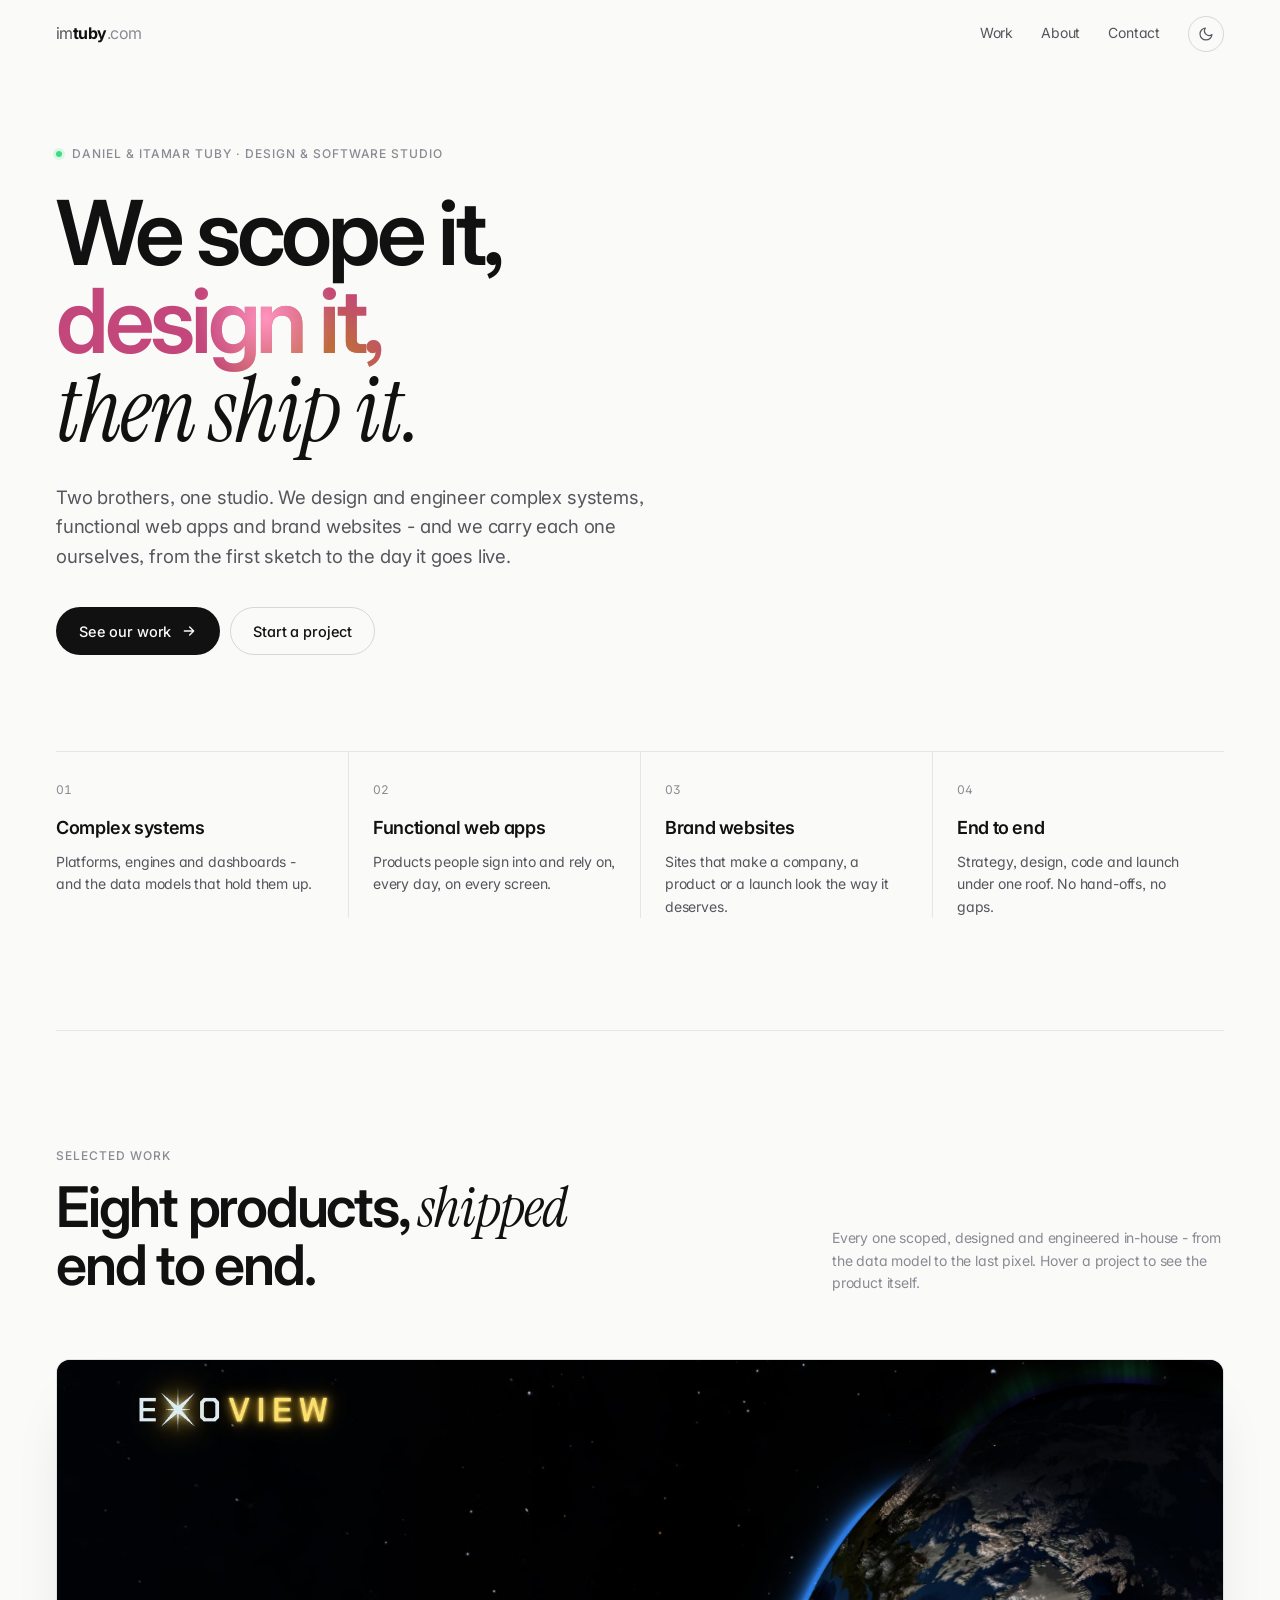
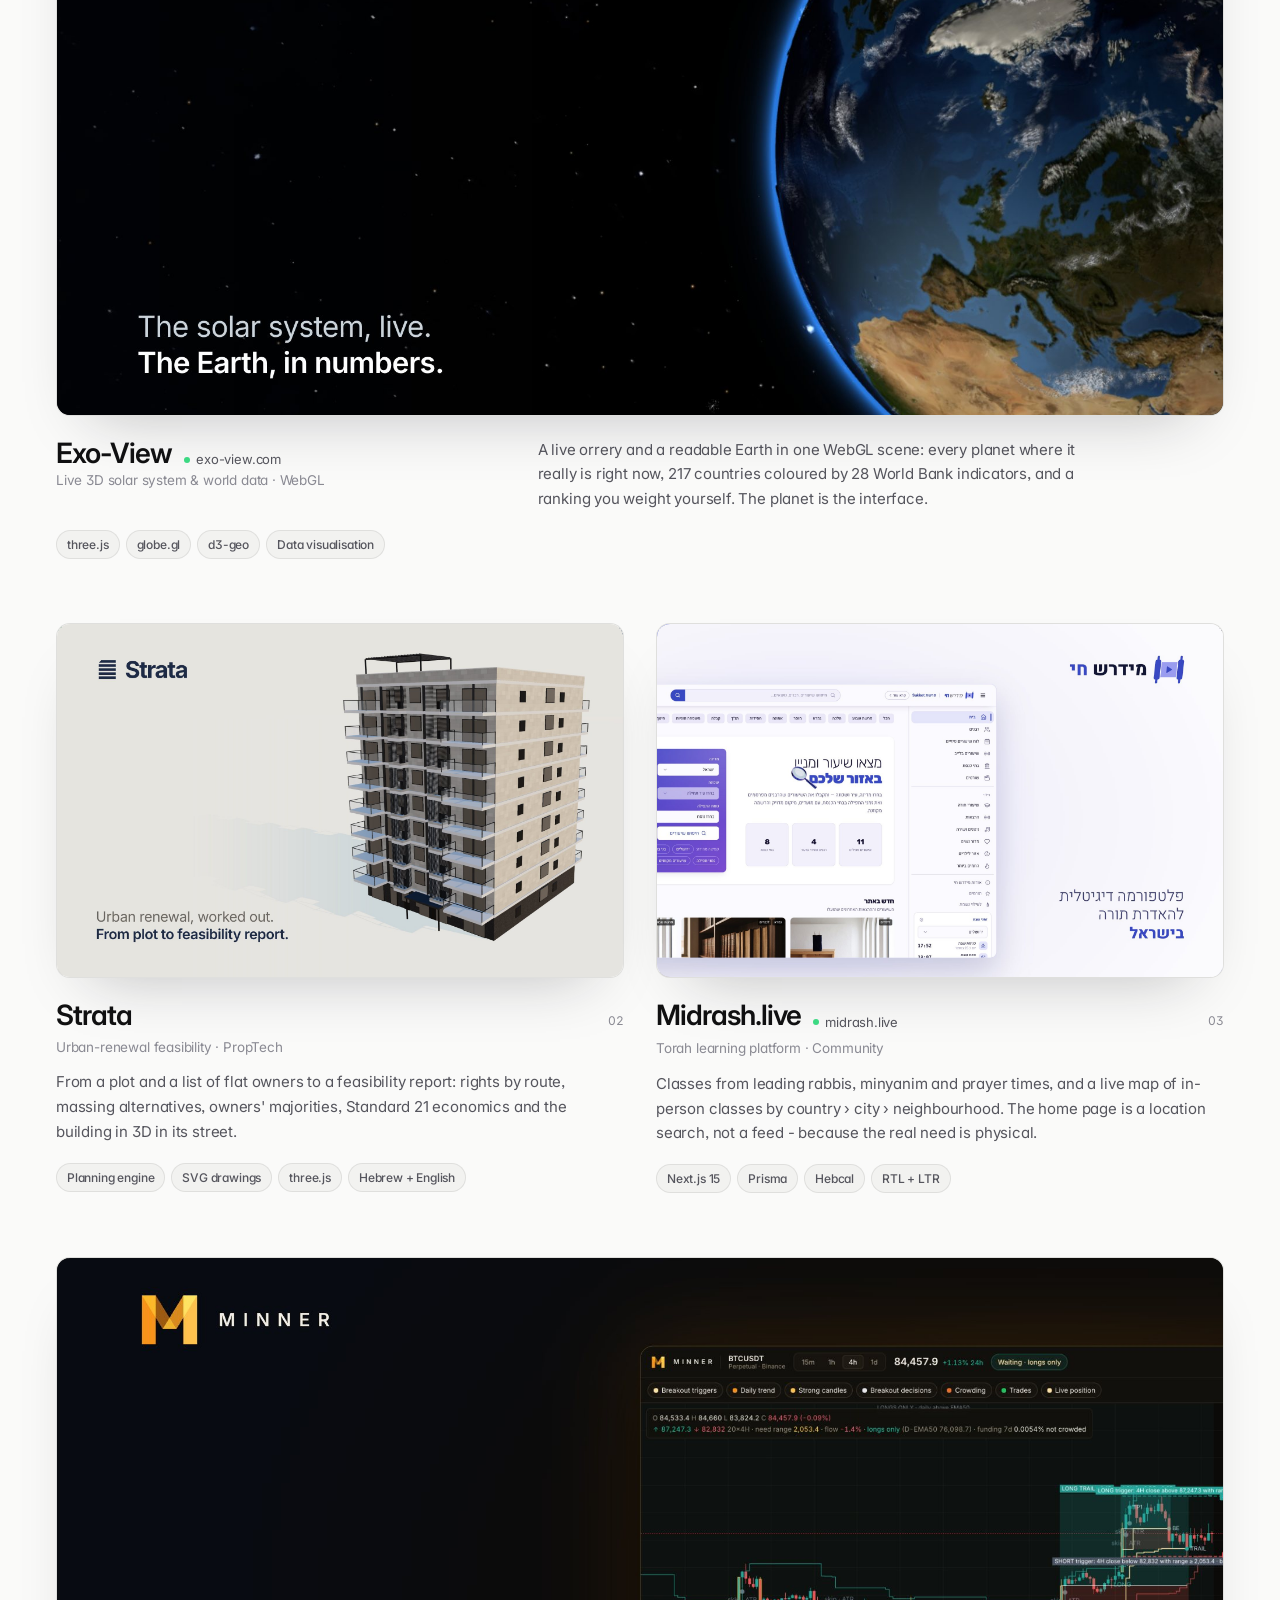
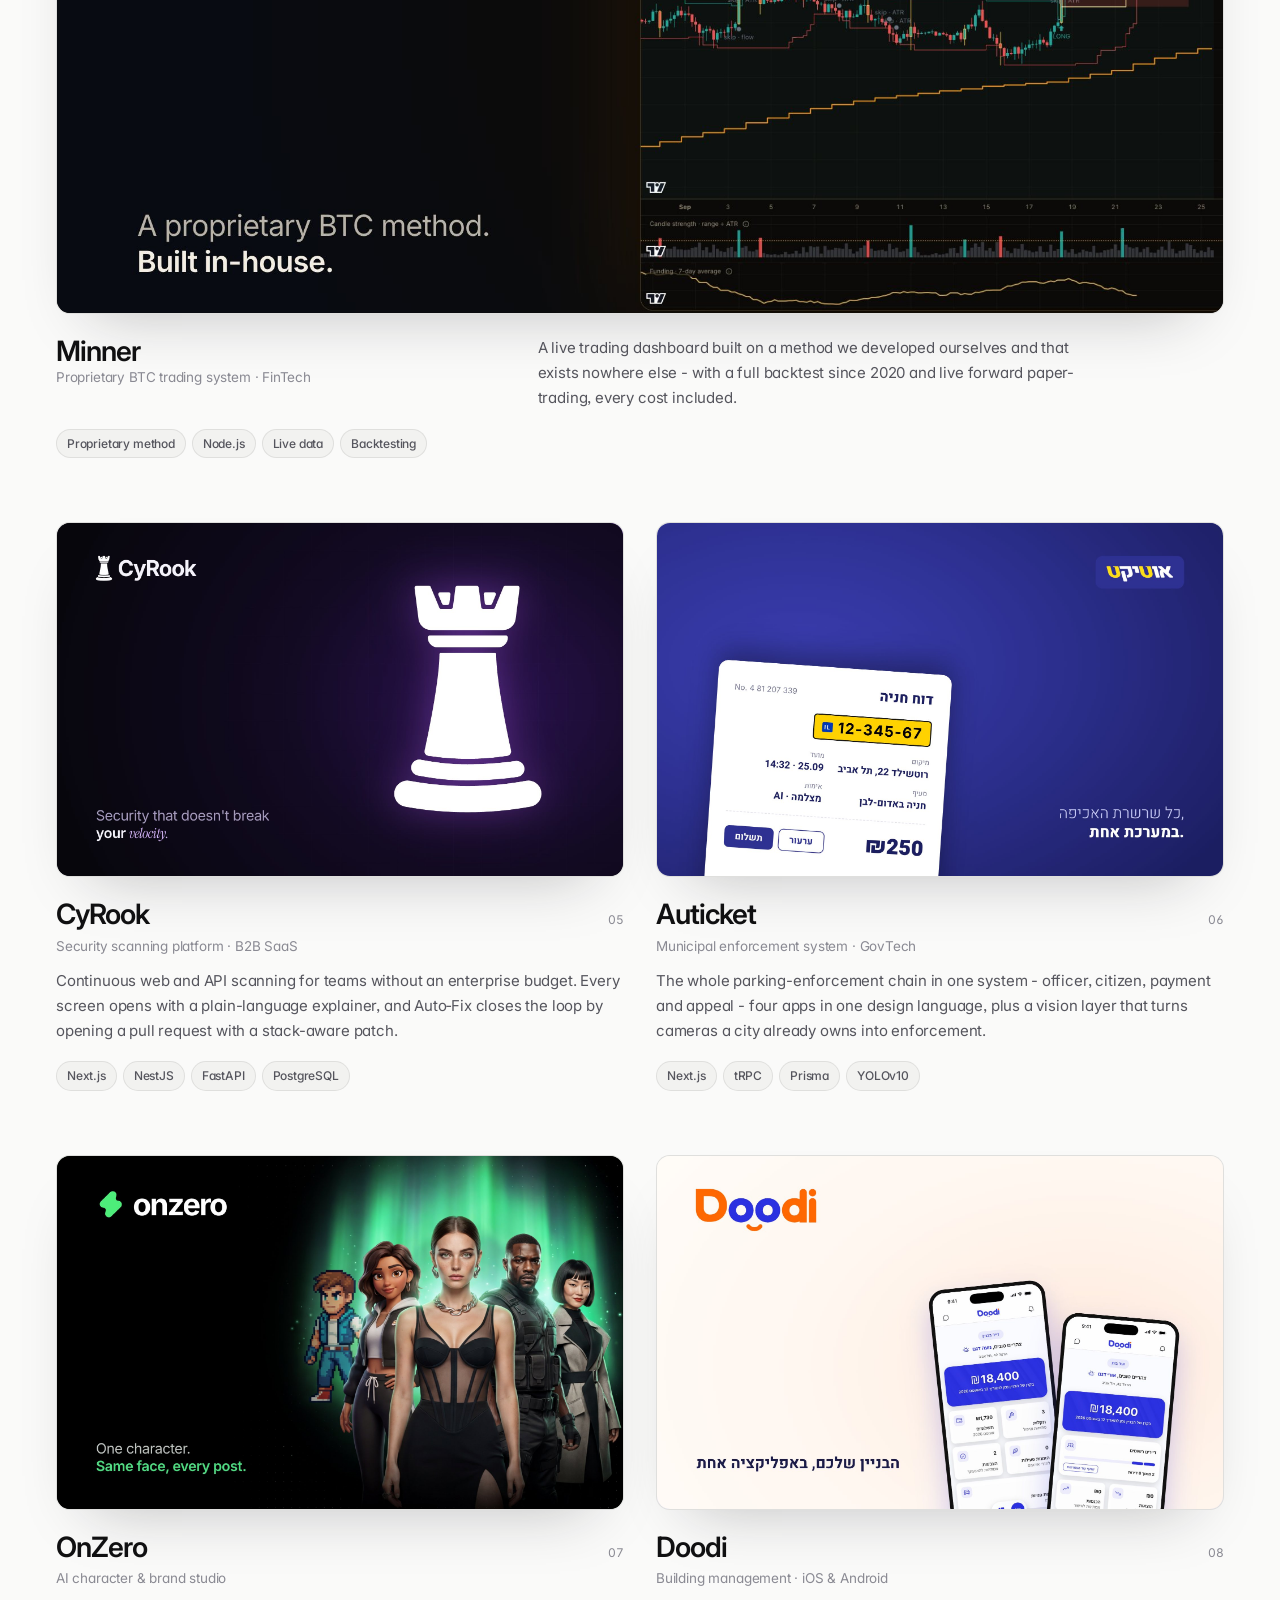
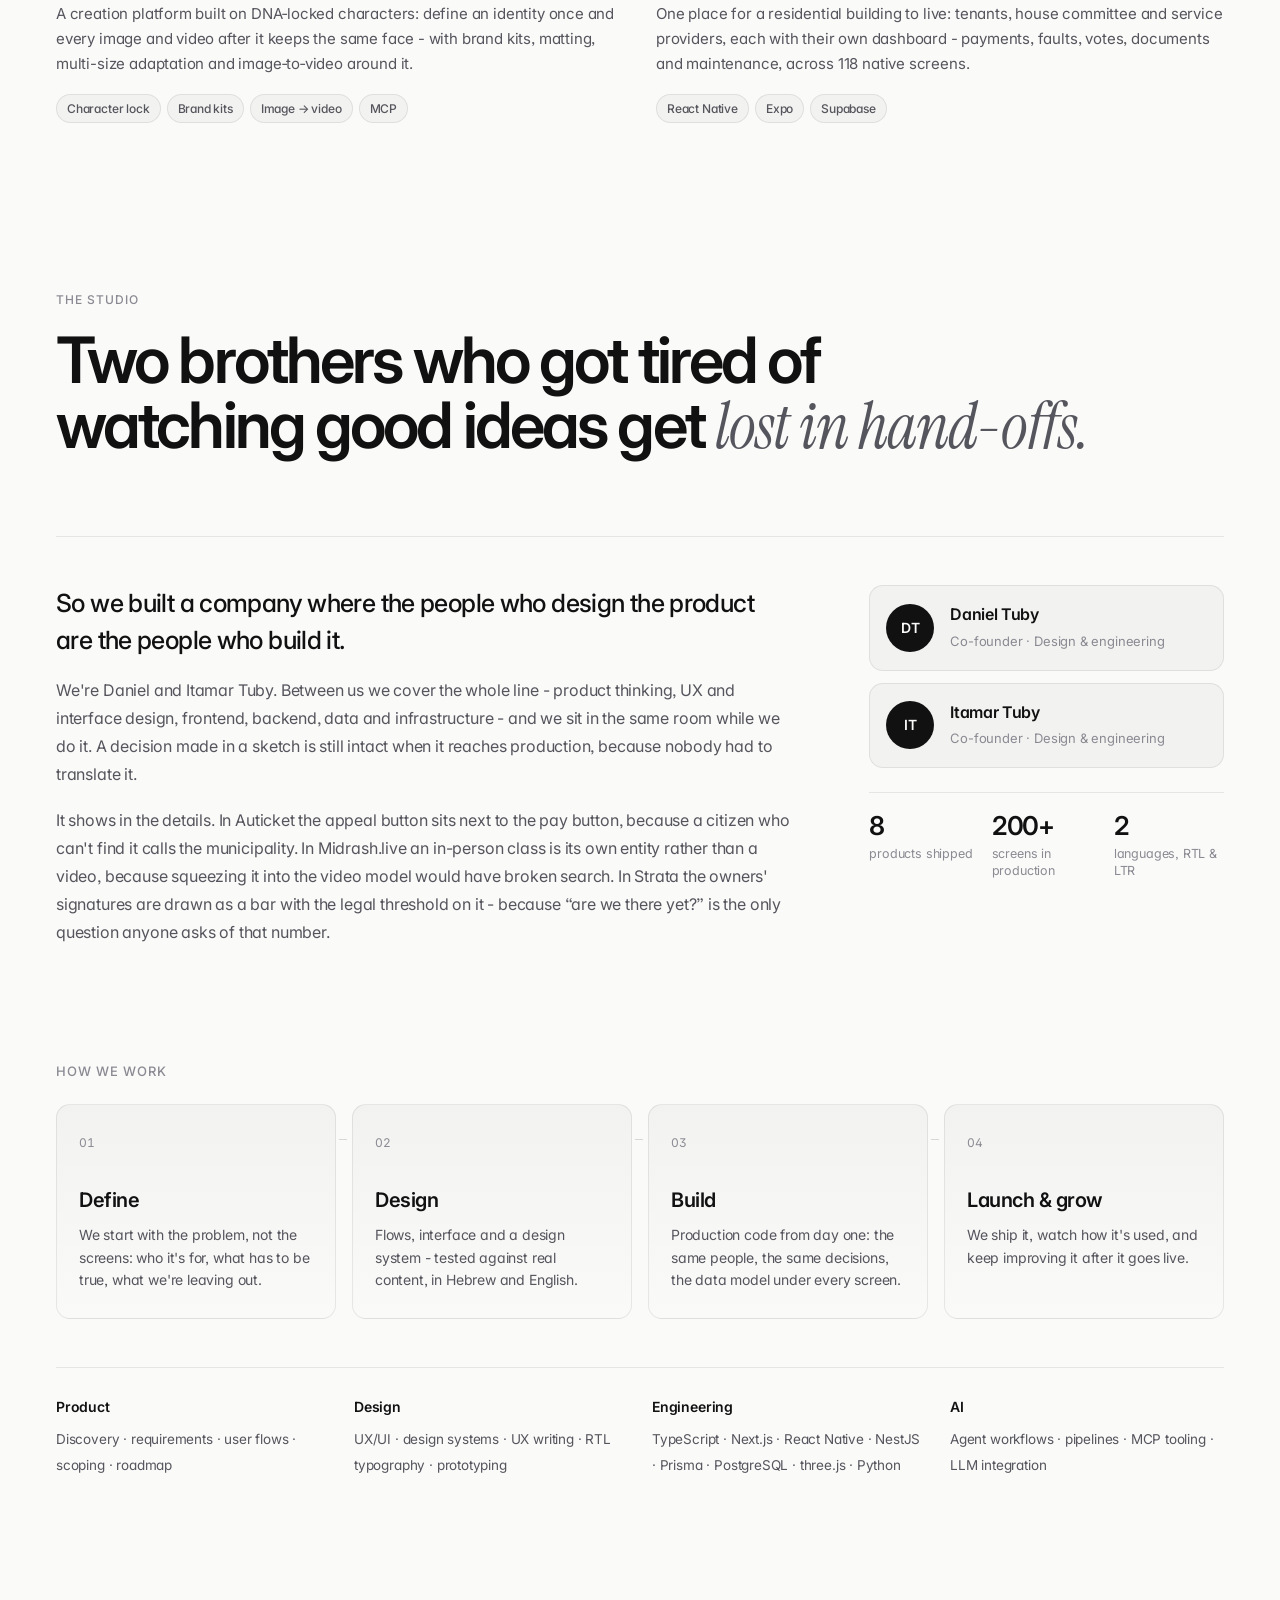
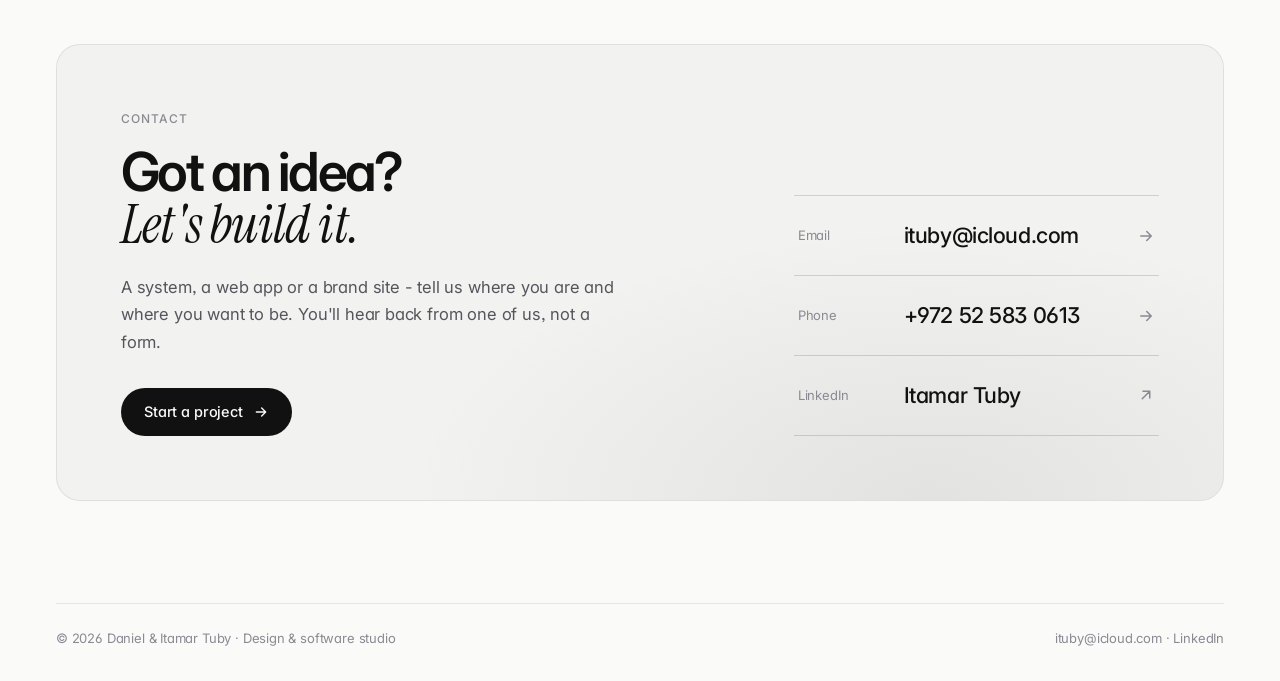
<file: index.html>
<!doctype html>
<html lang="en" data-theme="dark" class="no-js">
<head>
<meta charset="utf-8">
<meta name="viewport" content="width=device-width, initial-scale=1">
<title>Daniel &amp; Itamar Tuby - Design &amp; software studio</title>
<meta name="description" content="Two brothers, one studio. Daniel and Itamar Tuby design and engineer complex systems, functional web apps and brand websites - from the first sketch to the day it goes live.">
<link rel="canonical" href="https://imtuby.com/">
<meta property="og:type" content="website">
<meta property="og:site_name" content="Daniel &amp; Itamar Tuby">
<meta property="og:title" content="Daniel &amp; Itamar Tuby - Design &amp; software studio">
<meta property="og:description" content="Two brothers, one studio. Daniel and Itamar Tuby design and engineer complex systems, functional web apps and brand websites - from the first sketch to the day it goes live.">
<meta property="og:url" content="https://imtuby.com/">
<meta property="og:image" content="https://imtuby.com/img/og.jpg">
<meta name="twitter:card" content="summary_large_image">
<meta name="theme-color" content="#0A0A0B">
<link rel="icon" href="favicon.svg" type="image/svg+xml">
<script>try{var t=localStorage.getItem('it-theme')||(matchMedia('(prefers-color-scheme: light)').matches?'light':'dark');document.documentElement.dataset.theme=t}catch(e){}</script>
<link rel="preconnect" href="https://fonts.googleapis.com">
<link rel="preconnect" href="https://fonts.gstatic.com" crossorigin>
<link href="https://fonts.googleapis.com/css2?family=Inter:wght@400;500;600;700&family=Instrument+Serif:ital@0;1&display=swap" rel="stylesheet">
<link rel="stylesheet" href="style.css?v=1790340133">
</head>
<body>

<header class="nav">
  <a class="nav__mark" href="#top" aria-label="Daniel &amp; Itamar Tuby - home"><span class="nm-i">im</span><span class="nm-n">tuby</span><span class="nm-t">.com</span></a>
  <nav class="nav__links" aria-label="Primary">
    <a href="#work">Work</a>
    <a href="#about">About</a>
    <a href="#contact">Contact</a>
  </nav>
  <button class="themetoggle" id="themetoggle" aria-label="Toggle colour theme" title="Toggle theme">
    <svg class="themetoggle__sun" viewBox="0 0 24 24" fill="none" stroke="currentColor" stroke-width="1.8" stroke-linecap="round"><circle cx="12" cy="12" r="4.5"/><path d="M12 2v2M12 20v2M2 12h2M20 12h2M4.9 4.9l1.4 1.4M17.7 17.7l1.4 1.4M19.1 4.9l-1.4 1.4M6.3 17.7l-1.4 1.4"/></svg>
    <svg class="themetoggle__moon" viewBox="0 0 24 24" fill="none" stroke="currentColor" stroke-width="1.8" stroke-linecap="round" stroke-linejoin="round"><path d="M21 12.8A9 9 0 1 1 11.2 3a7 7 0 0 0 9.8 9.8z"/></svg>
  </button>
  <button class="burger" id="burger" aria-label="Open menu" aria-expanded="false" aria-controls="drawer"><span></span><span></span></button>
</header>

<div class="scrim" id="scrim" hidden></div>
<aside class="drawer" id="drawer" aria-label="Menu" aria-hidden="true" inert>
  <nav class="drawer__links">
    <a href="#work"><span>01</span>Work</a>
    <a href="#about"><span>02</span>About</a>
    <a href="#contact"><span>03</span>Contact</a>
  </nav>
  <div class="drawer__foot">
    <a href="mailto:ituby@icloud.com">ituby@icloud.com</a>
    <a href="https://www.linkedin.com/in/tubyitamar/" target="_blank" rel="noopener">LinkedIn</a>
  </div>
</aside>

<!-- ============ HERO ============ -->
<section class="hero" id="top">
  <div class="hero__inner">
    <div class="hero__copy">
      <p class="eyebrow reveal"><span class="eyebrow__dot" aria-hidden="true"></span>Daniel &amp; Itamar Tuby · Design &amp; software studio</p>

      <h1 class="hero__title">
        <span class="line"><span class="line__i">We scope it,</span></span>
        <span class="line"><span class="line__i lt">design it,</span></span>
        <span class="line"><span class="line__i"><em>then ship it.</em></span></span>
      </h1>

      <p class="hero__lede reveal">
        Two brothers, one studio. We design and engineer complex systems, functional web apps
        and brand websites - and we carry each one ourselves, from the first sketch to the day
        it goes live.
      </p>

      <div class="hero__cta reveal">
        <a class="btn btn--primary" href="#work"><span>See our work</span><svg viewBox="0 0 24 24" fill="none" stroke="currentColor" stroke-width="2" stroke-linecap="round" stroke-linejoin="round"><path d="M5 12h14M13 6l6 6-6 6"/></svg></a>
        <a class="btn btn--ghost" href="#contact"><span>Start a project</span></a>
      </div>
    </div>

    <ul class="hero__services reveal">
      <li><span>01</span><b>Complex systems</b><p>Platforms, engines and dashboards - and the data models that hold them up.</p></li>
      <li><span>02</span><b>Functional web apps</b><p>Products people sign into and rely on, every day, on every screen.</p></li>
      <li><span>03</span><b>Brand websites</b><p>Sites that make a company, a product or a launch look the way it deserves.</p></li>
      <li><span>04</span><b>End to end</b><p>Strategy, design, code and launch under one roof. No hand-offs, no gaps.</p></li>
    </ul>
  </div>
</section>

<!-- ============ WORK ============ -->
<main id="work" class="work">
  <div class="sechead reveal">
    <div>
      <p class="eyebrow">Selected work</p>
      <h2 class="sechead__h">Eight products, <em>shipped</em><br>end to end.</h2>
    </div>
    <p class="sechead__aside">Every one scoped, designed and engineered in-house - from the data model to the last pixel. Hover a project to see the product itself.</p>
  </div>

  <div class="work__grid">

    <article class="card card--wide reveal" id="exoview" style="--accent:#F5C518">
      <a class="card__media" href="exoview.html" aria-label="Exo-View case study">
        <img class="card__demo" loading="lazy" src="img/shots/exoview-app.jpg" alt="" width="2000" height="1250">
        <img class="card__cover" src="img/covers/exoview.jpg" alt="Exo-View" width="2000" height="1250">
        <span class="card__cta">Case study <svg viewBox="0 0 24 24" fill="none" stroke="currentColor" stroke-width="2" stroke-linecap="round" stroke-linejoin="round"><path d="M5 12h14M13 6l6 6-6 6"/></svg></span>
      </a>
      <div class="card__body">
        <div>
          <div class="card__head"><h3 class="card__name"><a href="exoview.html">Exo-View</a></h3><a class="card__live" href="https://exo-view.com" target="_blank" rel="noopener">exo-view.com</a></div>
          <p class="card__kind">Live 3D solar system &amp; world data · WebGL</p>
        </div>
        <p class="card__desc">A live orrery and a readable Earth in one WebGL scene: every planet where it really is right now, 217 countries coloured by 28 World Bank indicators, and a ranking you weight yourself. The planet is the interface.</p>
        <ul class="card__tags"><li>three.js</li><li>globe.gl</li><li>d3-geo</li><li>Data visualisation</li></ul>
      </div>
    </article>

    <article class="card reveal" id="strata" style="--accent:#E0A21B">
      <a class="card__media" href="strata.html" aria-label="Strata case study">
        <img class="card__demo" loading="lazy" src="img/shots/strata-design-3d.jpg" alt="" width="2000" height="1250">
        <img class="card__cover" loading="lazy" src="img/covers/strata.jpg" alt="Strata" width="2000" height="1250">
        <span class="card__cta">Case study <svg viewBox="0 0 24 24" fill="none" stroke="currentColor" stroke-width="2" stroke-linecap="round" stroke-linejoin="round"><path d="M5 12h14M13 6l6 6-6 6"/></svg></span>
      </a>
      <div class="card__body">
        <div class="card__head"><h3 class="card__name"><a href="strata.html">Strata</a></h3></div>
        <span class="card__num">02</span>
        <p class="card__kind">Urban-renewal feasibility · PropTech</p>
        <p class="card__desc">From a plot and a list of flat owners to a feasibility report: rights by route, massing alternatives, owners' majorities, Standard 21 economics and the building in 3D in its street.</p>
        <ul class="card__tags"><li>Planning engine</li><li>SVG drawings</li><li>three.js</li><li>Hebrew + English</li></ul>
      </div>
    </article>

    <article class="card reveal" id="midrash" style="--accent:#3B4BC8">
      <a class="card__media" href="midrash.html" aria-label="Midrash.live case study">
        <img class="card__demo" loading="lazy" src="img/shots/midrash-home.jpg" alt="" width="2000" height="1250">
        <img class="card__cover" loading="lazy" src="img/covers/midrash.jpg" alt="Midrash.live" width="2000" height="1250">
        <span class="card__cta">Case study <svg viewBox="0 0 24 24" fill="none" stroke="currentColor" stroke-width="2" stroke-linecap="round" stroke-linejoin="round"><path d="M5 12h14M13 6l6 6-6 6"/></svg></span>
      </a>
      <div class="card__body">
        <div class="card__head"><h3 class="card__name"><a href="midrash.html">Midrash.live</a></h3><a class="card__live" href="https://midrash.live" target="_blank" rel="noopener">midrash.live</a></div>
        <span class="card__num">03</span>
        <p class="card__kind">Torah learning platform · Community</p>
        <p class="card__desc">Classes from leading rabbis, minyanim and prayer times, and a live map of in-person classes by country › city › neighbourhood. The home page is a location search, not a feed - because the real need is physical.</p>
        <ul class="card__tags"><li>Next.js 15</li><li>Prisma</li><li>Hebcal</li><li>RTL + LTR</li></ul>
      </div>
    </article>

    <article class="card card--wide reveal" id="minner" style="--accent:#F7931A">
      <a class="card__media" href="minner.html" aria-label="Minner case study">
        <img class="card__demo" loading="lazy" src="img/shots/minner-live.jpg" alt="" width="2000" height="1250">
        <img class="card__cover" loading="lazy" src="img/covers/minner.jpg" alt="Minner" width="2000" height="1250">
        <span class="card__cta">Case study <svg viewBox="0 0 24 24" fill="none" stroke="currentColor" stroke-width="2" stroke-linecap="round" stroke-linejoin="round"><path d="M5 12h14M13 6l6 6-6 6"/></svg></span>
      </a>
      <div class="card__body">
        <div>
          <div class="card__head"><h3 class="card__name"><a href="minner.html">Minner</a></h3></div>
          <p class="card__kind">Proprietary BTC trading system · FinTech</p>
        </div>
        <p class="card__desc">A live trading dashboard built on a method we developed ourselves and that exists nowhere else - with a full backtest since 2020 and live forward paper-trading, every cost included.</p>
        <ul class="card__tags"><li>Proprietary method</li><li>Node.js</li><li>Live data</li><li>Backtesting</li></ul>
      </div>
    </article>

    <article class="card reveal" id="cyrook" style="--accent:#A855F7">
      <a class="card__media" href="cyrook.html" aria-label="CyRook case study">
        <img class="card__demo" loading="lazy" src="img/shots/cyrook-home.jpg" alt="" width="2000" height="1250">
        <img class="card__cover" loading="lazy" src="img/covers/cyrook.jpg" alt="CyRook" width="2000" height="1250">
        <span class="card__cta">Case study <svg viewBox="0 0 24 24" fill="none" stroke="currentColor" stroke-width="2" stroke-linecap="round" stroke-linejoin="round"><path d="M5 12h14M13 6l6 6-6 6"/></svg></span>
      </a>
      <div class="card__body">
        <div class="card__head"><h3 class="card__name"><a href="cyrook.html">CyRook</a></h3></div>
        <span class="card__num">05</span>
        <p class="card__kind">Security scanning platform · B2B SaaS</p>
        <p class="card__desc">Continuous web and API scanning for teams without an enterprise budget. Every screen opens with a plain-language explainer, and Auto&#8209;Fix closes the loop by opening a pull request with a stack-aware patch.</p>
        <ul class="card__tags"><li>Next.js</li><li>NestJS</li><li>FastAPI</li><li>PostgreSQL</li></ul>
      </div>
    </article>

    <article class="card reveal" id="auticket" style="--accent:#2E3192">
      <a class="card__media" href="auticket.html" aria-label="Auticket case study">
        <img class="card__demo" loading="lazy" src="img/shots/auticket-authority-analytics.jpg" alt="" width="2000" height="1250">
        <img class="card__cover" loading="lazy" src="img/covers/auticket.jpg" alt="Auticket" width="2000" height="1250">
        <span class="card__cta">Case study <svg viewBox="0 0 24 24" fill="none" stroke="currentColor" stroke-width="2" stroke-linecap="round" stroke-linejoin="round"><path d="M5 12h14M13 6l6 6-6 6"/></svg></span>
      </a>
      <div class="card__body">
        <div class="card__head"><h3 class="card__name"><a href="auticket.html">Auticket</a></h3></div>
        <span class="card__num">06</span>
        <p class="card__kind">Municipal enforcement system · GovTech</p>
        <p class="card__desc">The whole parking-enforcement chain in one system - officer, citizen, payment and appeal - four apps in one design language, plus a vision layer that turns cameras a city already owns into enforcement.</p>
        <ul class="card__tags"><li>Next.js</li><li>tRPC</li><li>Prisma</li><li>YOLOv10</li></ul>
      </div>
    </article>

    <article class="card reveal" id="onzero" style="--accent:#12B981">
      <a class="card__media" href="onzero.html" aria-label="OnZero case study">
        <img class="card__demo" loading="lazy" src="img/shots/onzero-home.jpg" alt="" width="2000" height="1250">
        <img class="card__cover" loading="lazy" src="img/covers/onzero.jpg" alt="OnZero" width="2000" height="1250">
        <span class="card__cta">Case study <svg viewBox="0 0 24 24" fill="none" stroke="currentColor" stroke-width="2" stroke-linecap="round" stroke-linejoin="round"><path d="M5 12h14M13 6l6 6-6 6"/></svg></span>
      </a>
      <div class="card__body">
        <div class="card__head"><h3 class="card__name"><a href="onzero.html">OnZero</a></h3></div>
        <span class="card__num">07</span>
        <p class="card__kind">AI character &amp; brand studio</p>
        <p class="card__desc">A creation platform built on DNA&#8209;locked characters: define an identity once and every image and video after it keeps the same face - with brand kits, matting, multi-size adaptation and image&#8209;to&#8209;video around it.</p>
        <ul class="card__tags"><li>Character lock</li><li>Brand kits</li><li>Image → video</li><li>MCP</li></ul>
      </div>
    </article>

    <article class="card reveal" id="doodi" style="--accent:#2F2FE0">
      <a class="card__media" href="doodi.html" aria-label="Doodi case study">
        <span class="card__demo card__demo--phones" style="--accent:#2F2FE0"><img loading="lazy" src="img/shots/doodi-tenant.jpg" alt="" width="460" height="1000"><img loading="lazy" src="img/shots/doodi-board.jpg" alt="" width="460" height="1000"><img loading="lazy" src="img/shots/doodi-vendor.jpg" alt="" width="460" height="1000"></span>
        <img class="card__cover" loading="lazy" src="img/covers/doodi.jpg" alt="Doodi" width="2000" height="1250">
        <span class="card__cta">Case study <svg viewBox="0 0 24 24" fill="none" stroke="currentColor" stroke-width="2" stroke-linecap="round" stroke-linejoin="round"><path d="M5 12h14M13 6l6 6-6 6"/></svg></span>
      </a>
      <div class="card__body">
        <div class="card__head"><h3 class="card__name"><a href="doodi.html">Doodi</a></h3></div>
        <span class="card__num">08</span>
        <p class="card__kind">Building management · iOS &amp; Android</p>
        <p class="card__desc">One place for a residential building to live: tenants, house committee and service providers, each with their own dashboard - payments, faults, votes, documents and maintenance, across 118 native screens.</p>
        <ul class="card__tags"><li>React Native</li><li>Expo</li><li>Supabase</li></ul>
      </div>
    </article>

  </div>
</main>

<!-- ============ STUDIO ============ -->
<section class="studio" id="about">
  <div class="studio__inner">
    <div class="studio__head reveal">
      <p class="eyebrow">The studio</p>
      <h2 class="studio__h">Two brothers who got tired of<br>watching good ideas get <em>lost in hand-offs.</em></h2>
    </div>

    <div class="studio__grid">
      <div class="studio__story reveal">
        <p class="studio__lead">So we built a company where the people who design the product are the people who build it.</p>
        <p>We're Daniel and Itamar Tuby. Between us we cover the whole line - product thinking, UX and interface design, frontend, backend, data and infrastructure - and we sit in the same room while we do it. A decision made in a sketch is still intact when it reaches production, because nobody had to translate it.</p>
        <p>It shows in the details. In Auticket the appeal button sits next to the pay button, because a citizen who can't find it calls the municipality. In Midrash.live an in-person class is its own entity rather than a video, because squeezing it into the video model would have broken search. In Strata the owners' signatures are drawn as a bar with the legal threshold on it - because “are we there yet?” is the only question anyone asks of that number.</p>
      </div>

      <div class="founders reveal">
        <div class="founder"><span class="founder__mono" aria-hidden="true">DT</span><div><b>Daniel Tuby</b><span>Co-founder · Design &amp; engineering</span></div></div>
        <div class="founder"><span class="founder__mono" aria-hidden="true">IT</span><div><b>Itamar Tuby</b><span>Co-founder · Design &amp; engineering</span></div></div>
        <dl class="founders__facts">
          <div><dt>8</dt><dd>products shipped</dd></div>
          <div><dt>200+</dt><dd>screens in production</dd></div>
          <div><dt>2</dt><dd>languages, RTL &amp; LTR</dd></div>
        </dl>
      </div>
    </div>

    <div class="process reveal">
      <h3 class="process__h">How we work</h3>
      <ol class="process__list">
        <li><span>01</span><b>Define</b><p>We start with the problem, not the screens: who it's for, what has to be true, what we're leaving out.</p></li>
        <li><span>02</span><b>Design</b><p>Flows, interface and a design system - tested against real content, in Hebrew and English.</p></li>
        <li><span>03</span><b>Build</b><p>Production code from day one: the same people, the same decisions, the data model under every screen.</p></li>
        <li><span>04</span><b>Launch &amp; grow</b><p>We ship it, watch how it's used, and keep improving it after it goes live.</p></li>
      </ol>
    </div>

    <ul class="caps reveal">
      <li><b>Product</b><span>Discovery · requirements · user flows · scoping · roadmap</span></li>
      <li><b>Design</b><span>UX/UI · design systems · UX writing · RTL typography · prototyping</span></li>
      <li><b>Engineering</b><span>TypeScript · Next.js · React Native · NestJS · Prisma · PostgreSQL · three.js · Python</span></li>
      <li><b>AI</b><span>Agent workflows · pipelines · MCP tooling · LLM integration</span></li>
    </ul>
  </div>
</section>

<!-- ============ CONTACT ============ -->
<section class="contact" id="contact">
  <div class="contact__inner">
    <div class="contact__card reveal">
      <div class="contact__copy">
        <p class="eyebrow">Contact</p>
        <h2 class="contact__h">Got an idea?<br><em>Let's build it.</em></h2>
        <p class="contact__p">A system, a web app or a brand site - tell us where you are and where you want to be. You'll hear back from one of us, not a form.</p>
        <a class="btn btn--primary contact__cta" href="mailto:ituby@icloud.com?subject=New%20project"><span>Start a project</span><svg viewBox="0 0 24 24" fill="none" stroke="currentColor" stroke-width="2" stroke-linecap="round" stroke-linejoin="round"><path d="M5 12h14M13 6l6 6-6 6"/></svg></a>
      </div>
      <ul class="contact__rows">
        <li><a href="mailto:ituby@icloud.com"><span class="k">Email</span><span class="v">ituby@icloud.com</span><svg viewBox="0 0 24 24" fill="none" stroke="currentColor" stroke-width="2" stroke-linecap="round" stroke-linejoin="round"><path d="M5 12h14M13 6l6 6-6 6"/></svg></a></li>
        <li><a href="tel:+972525830613"><span class="k">Phone</span><span class="v">+972 52 583 0613</span><svg viewBox="0 0 24 24" fill="none" stroke="currentColor" stroke-width="2" stroke-linecap="round" stroke-linejoin="round"><path d="M5 12h14M13 6l6 6-6 6"/></svg></a></li>
        <li><a href="https://www.linkedin.com/in/tubyitamar/" target="_blank" rel="noopener"><span class="k">LinkedIn</span><span class="v">Itamar Tuby</span><svg viewBox="0 0 24 24" fill="none" stroke="currentColor" stroke-width="2" stroke-linecap="round" stroke-linejoin="round"><path d="M7 17 17 7M8 7h9v9"/></svg></a></li>
      </ul>
    </div>
  </div>
  <footer class="foot">
    <span>© 2026 Daniel &amp; Itamar Tuby · Design &amp; software studio</span>
    <span><a href="mailto:ituby@icloud.com">ituby@icloud.com</a> · <a href="https://www.linkedin.com/in/tubyitamar/" target="_blank" rel="noopener">LinkedIn</a></span>
  </footer>
</section>

<script src="script.js?v=1790340133"></script>
</body>
</html>
</file>
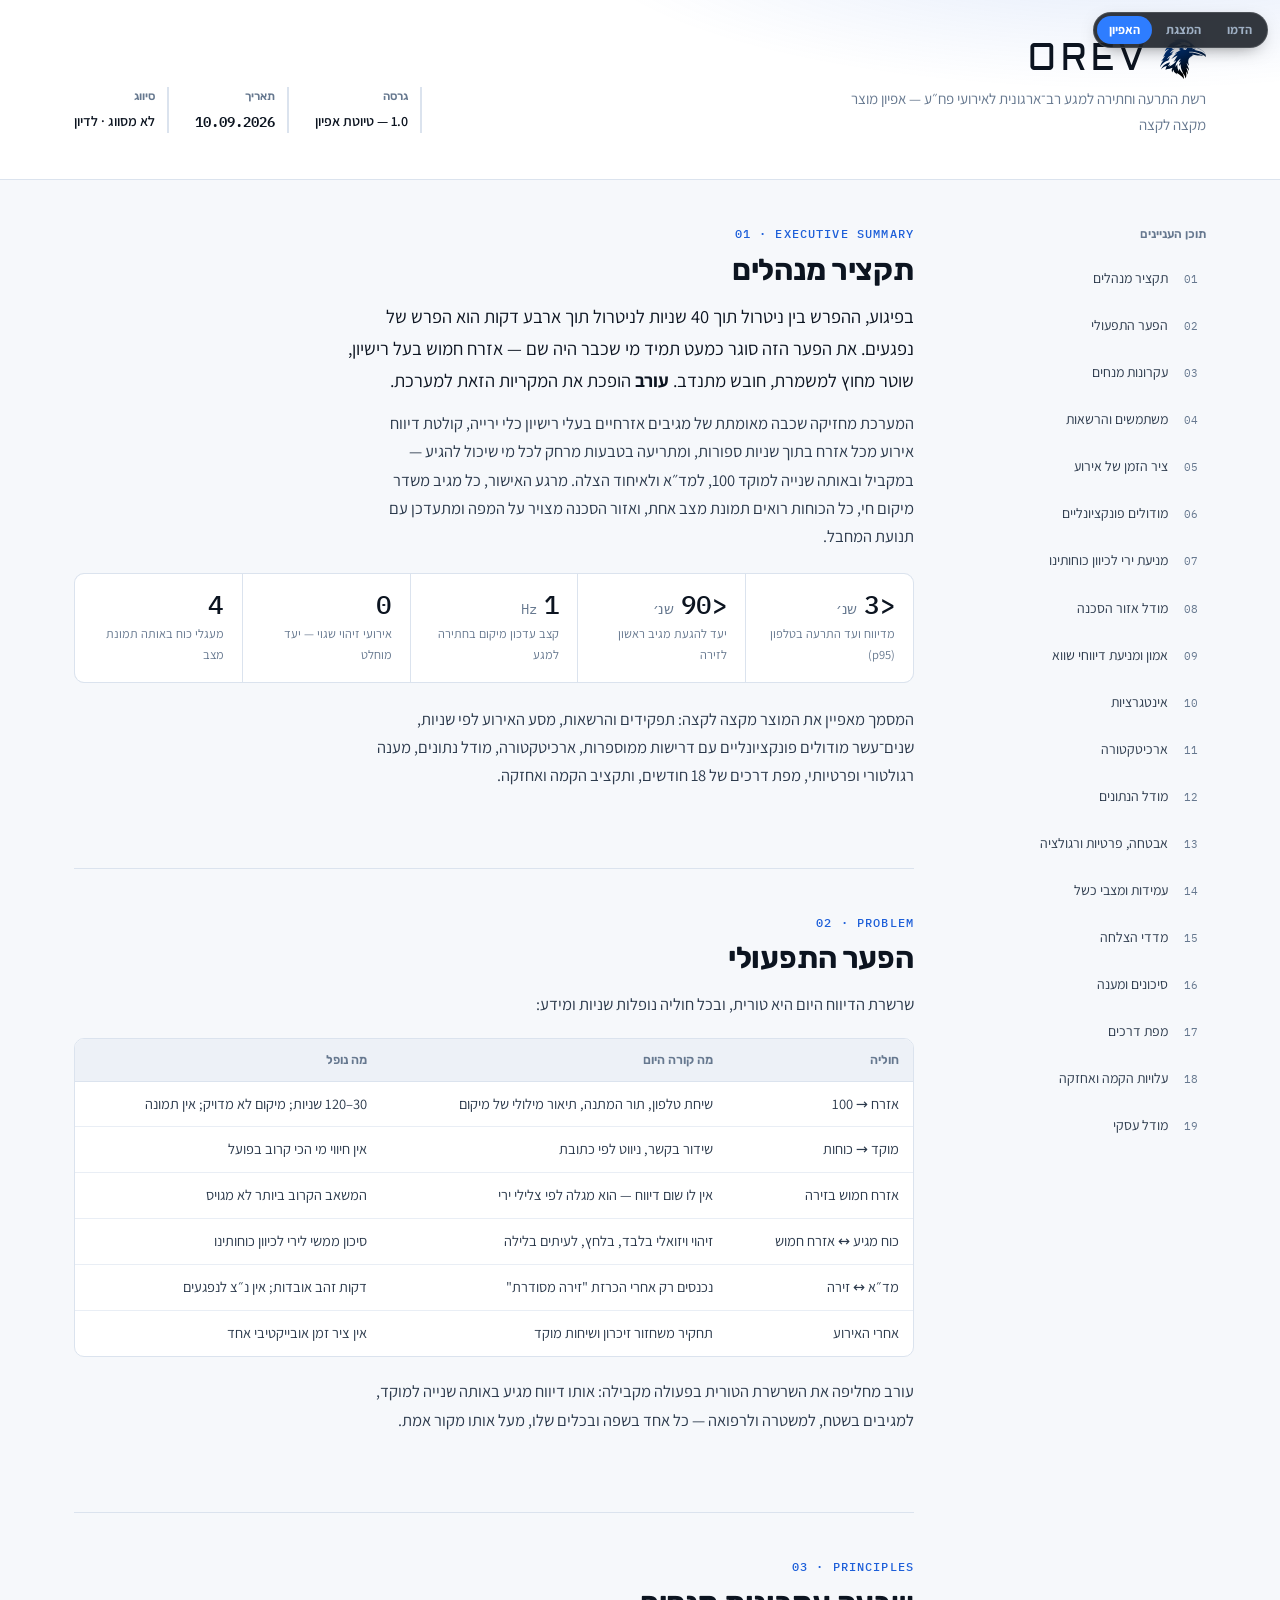
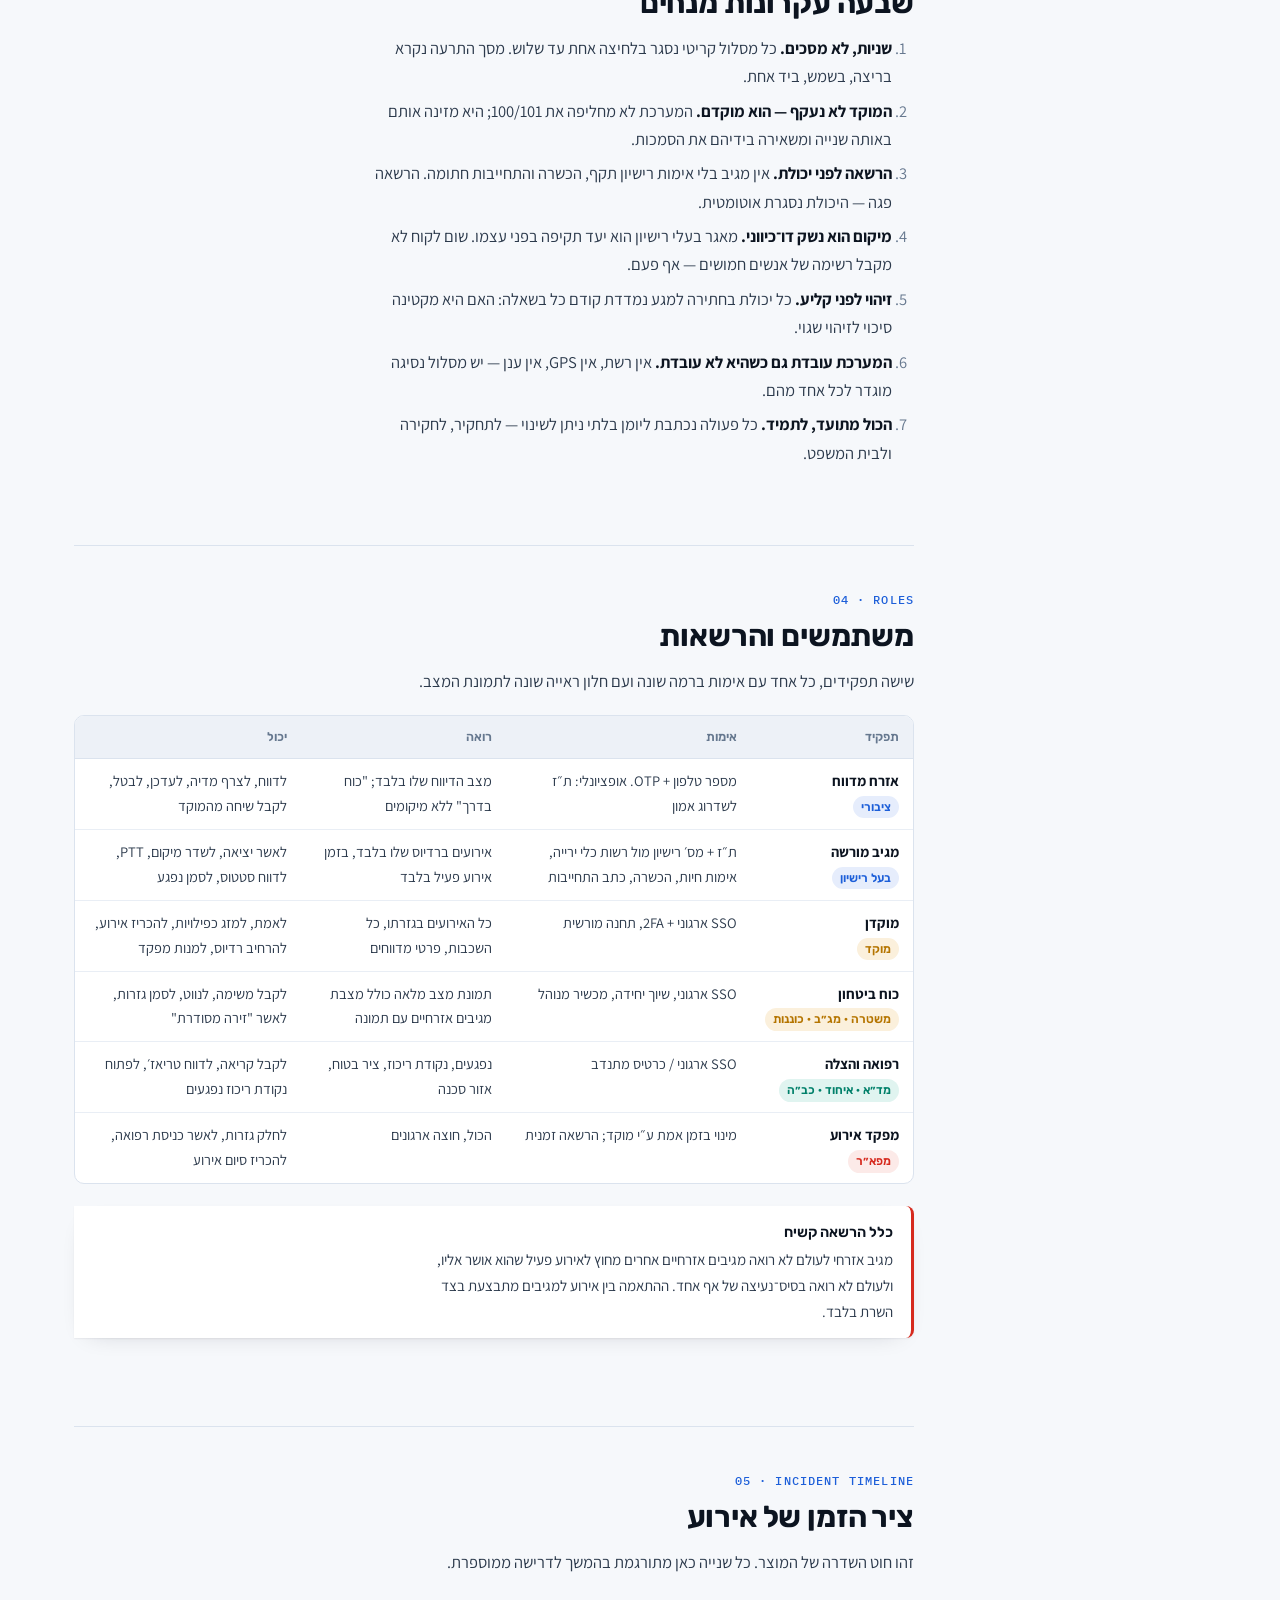
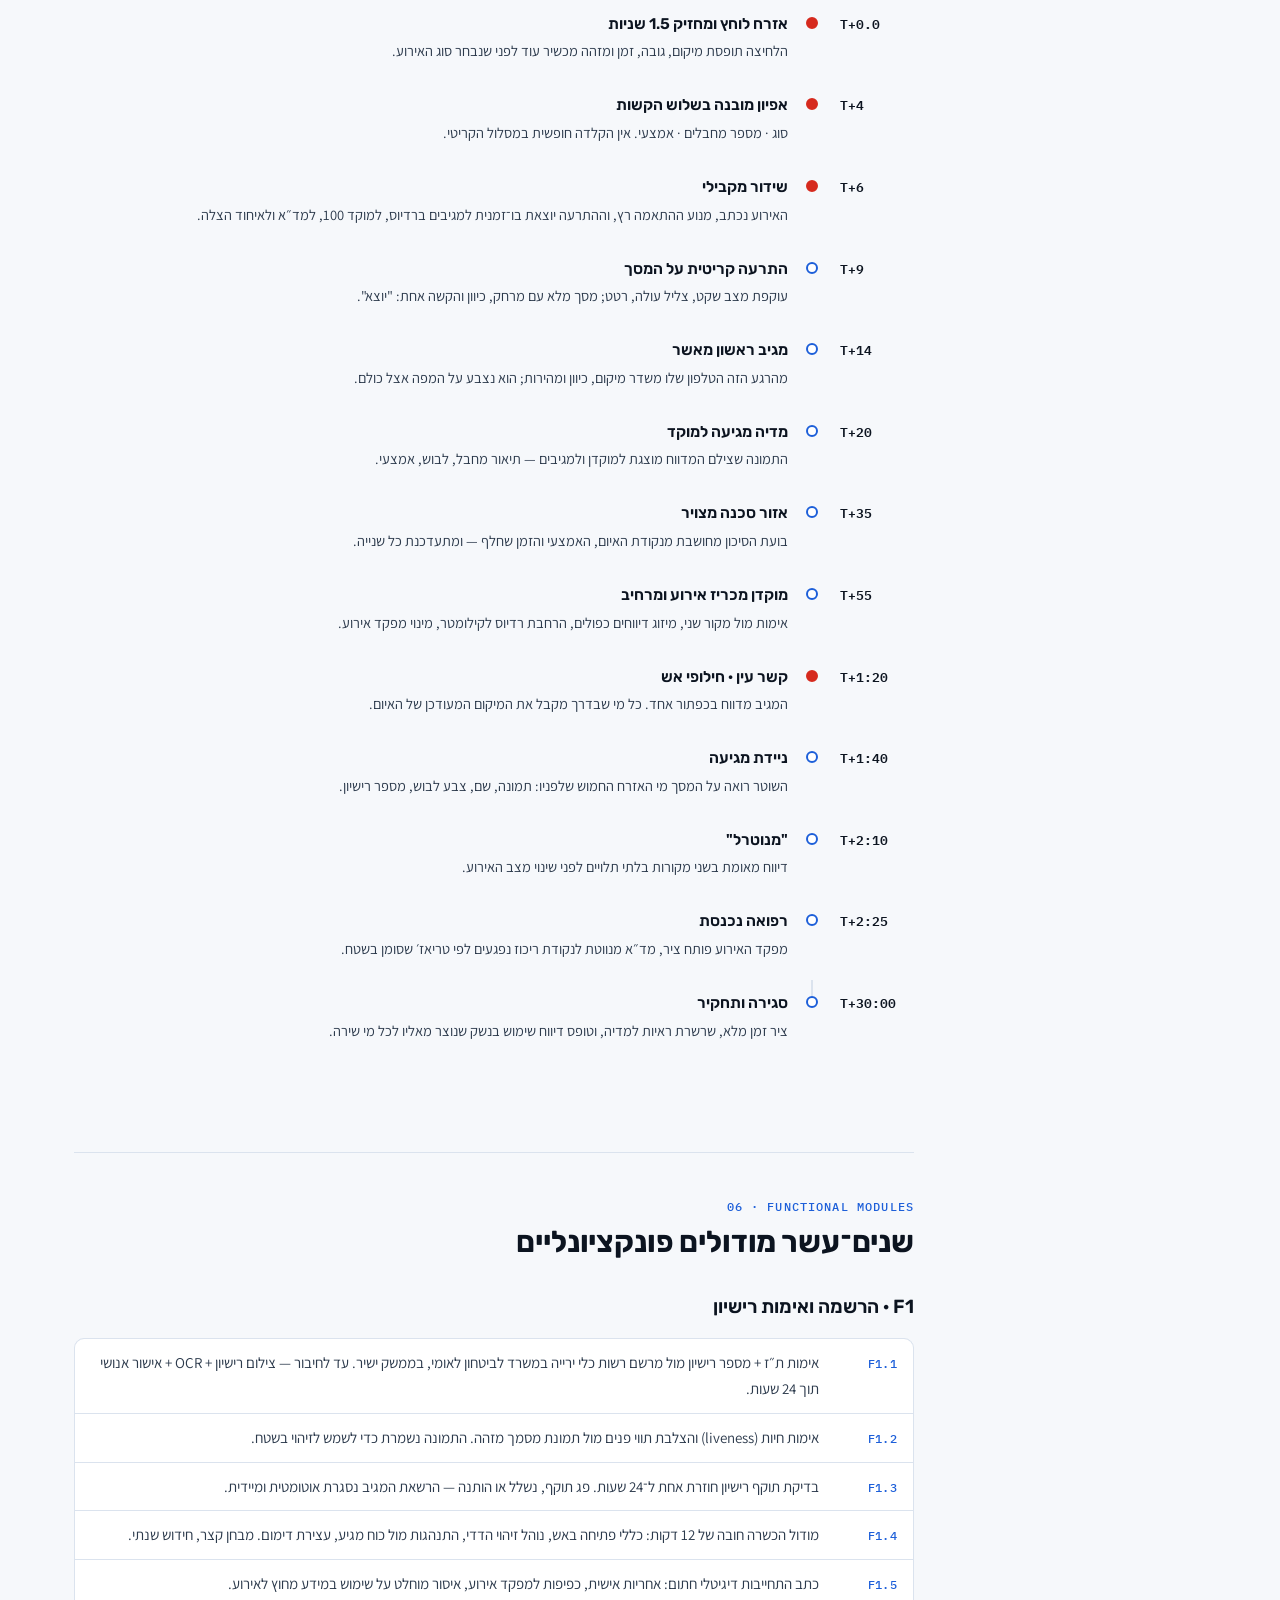
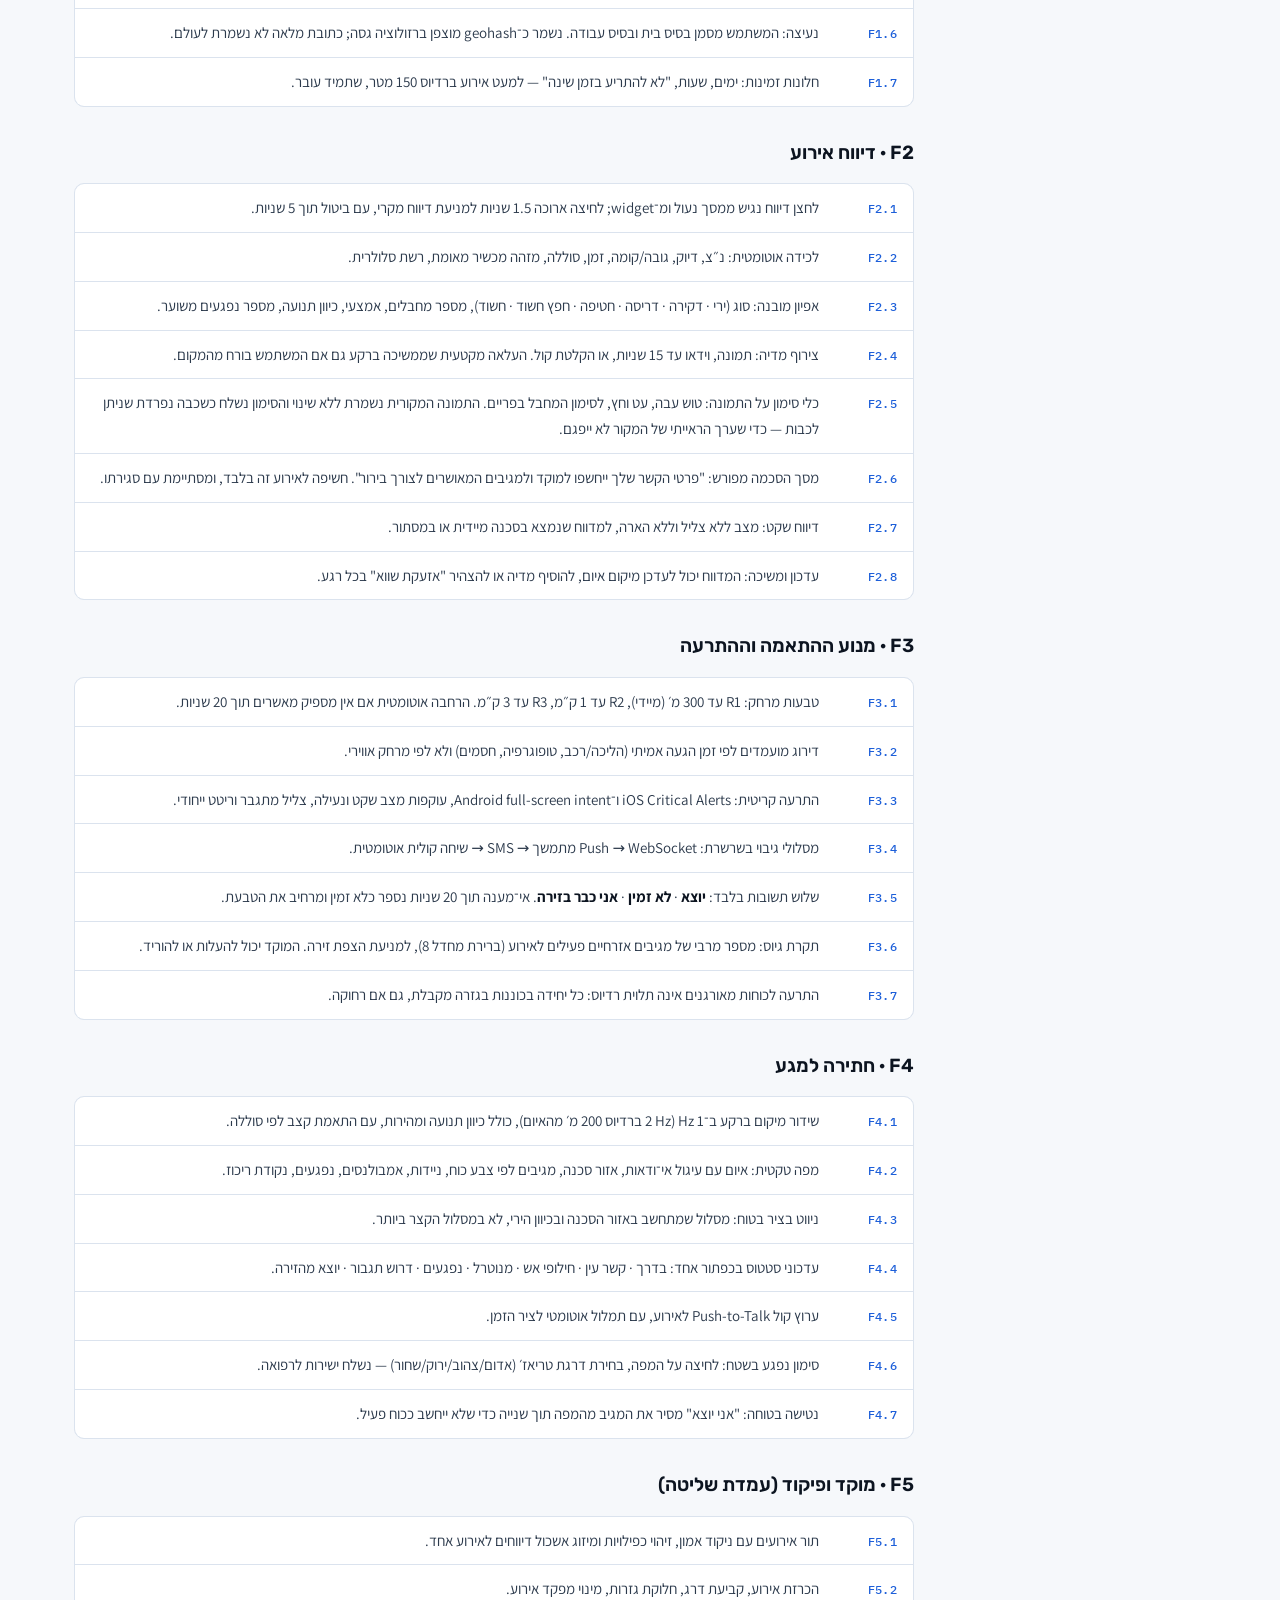
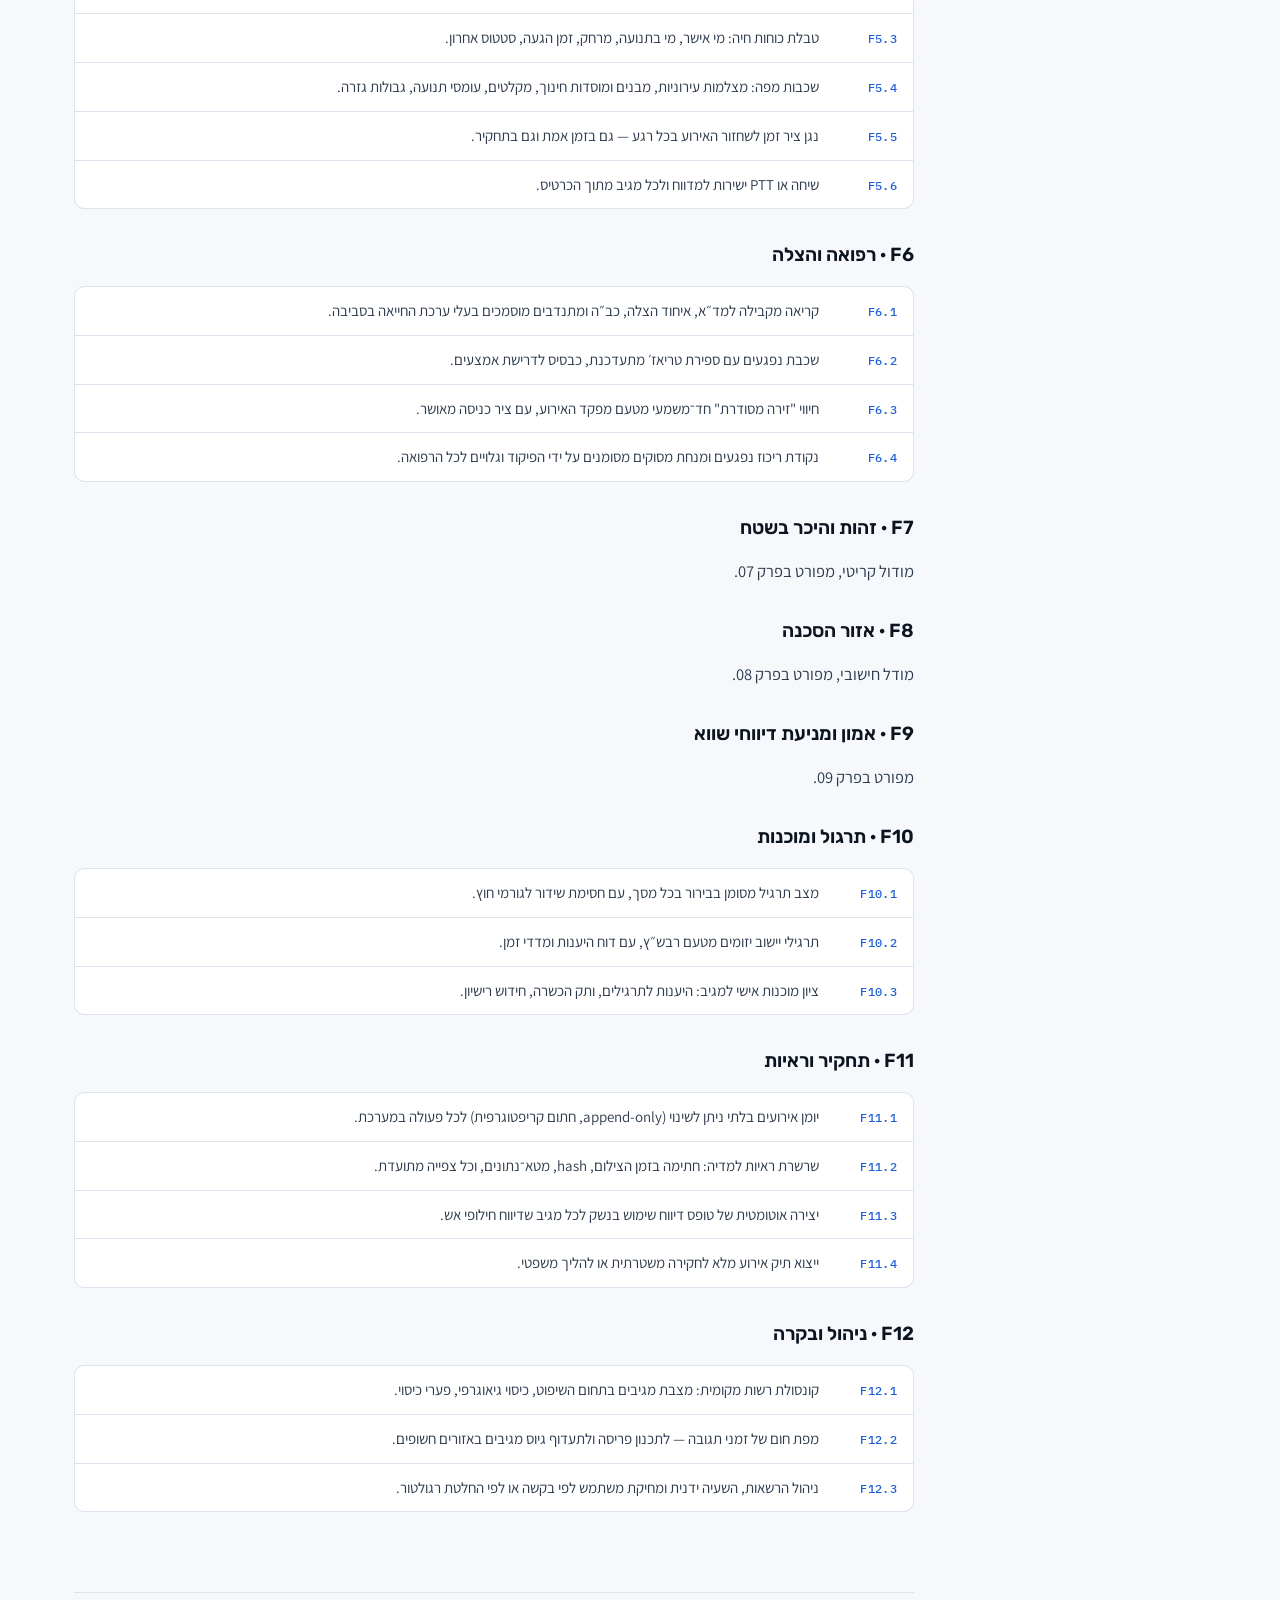
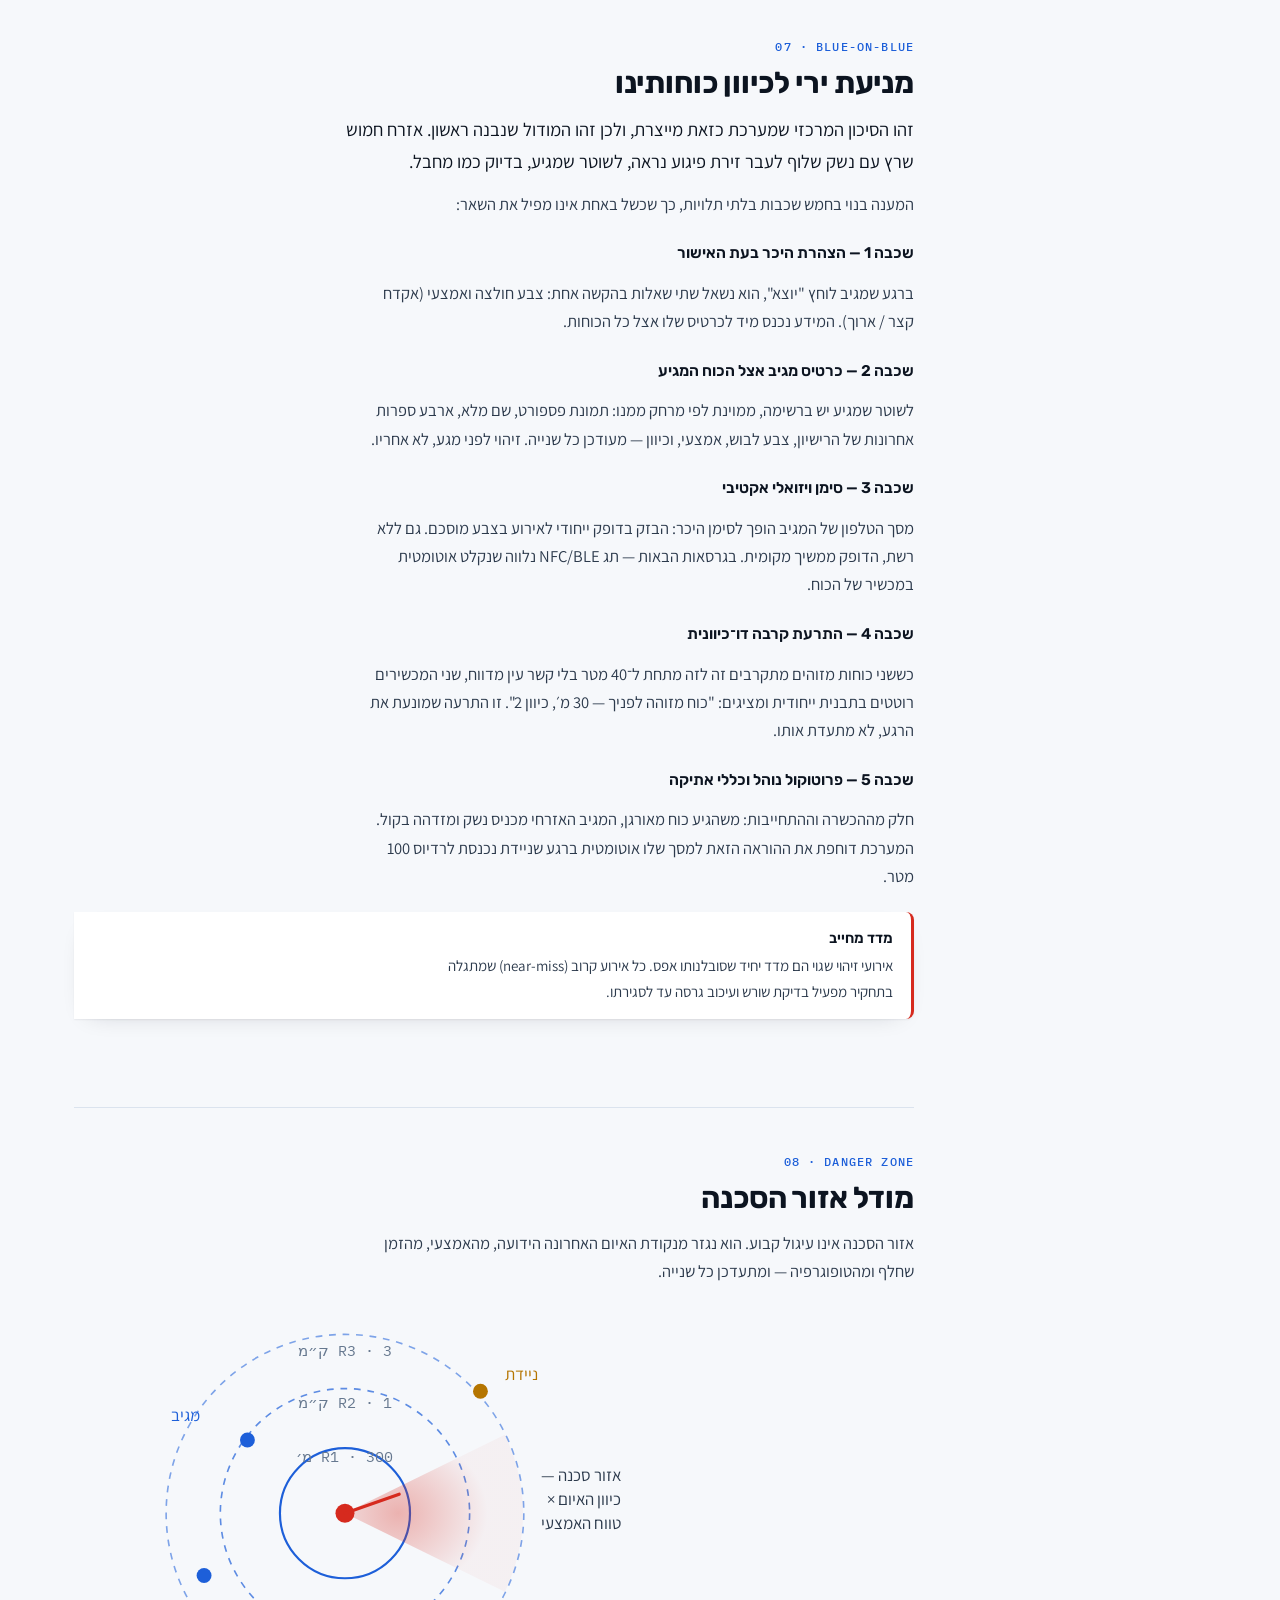
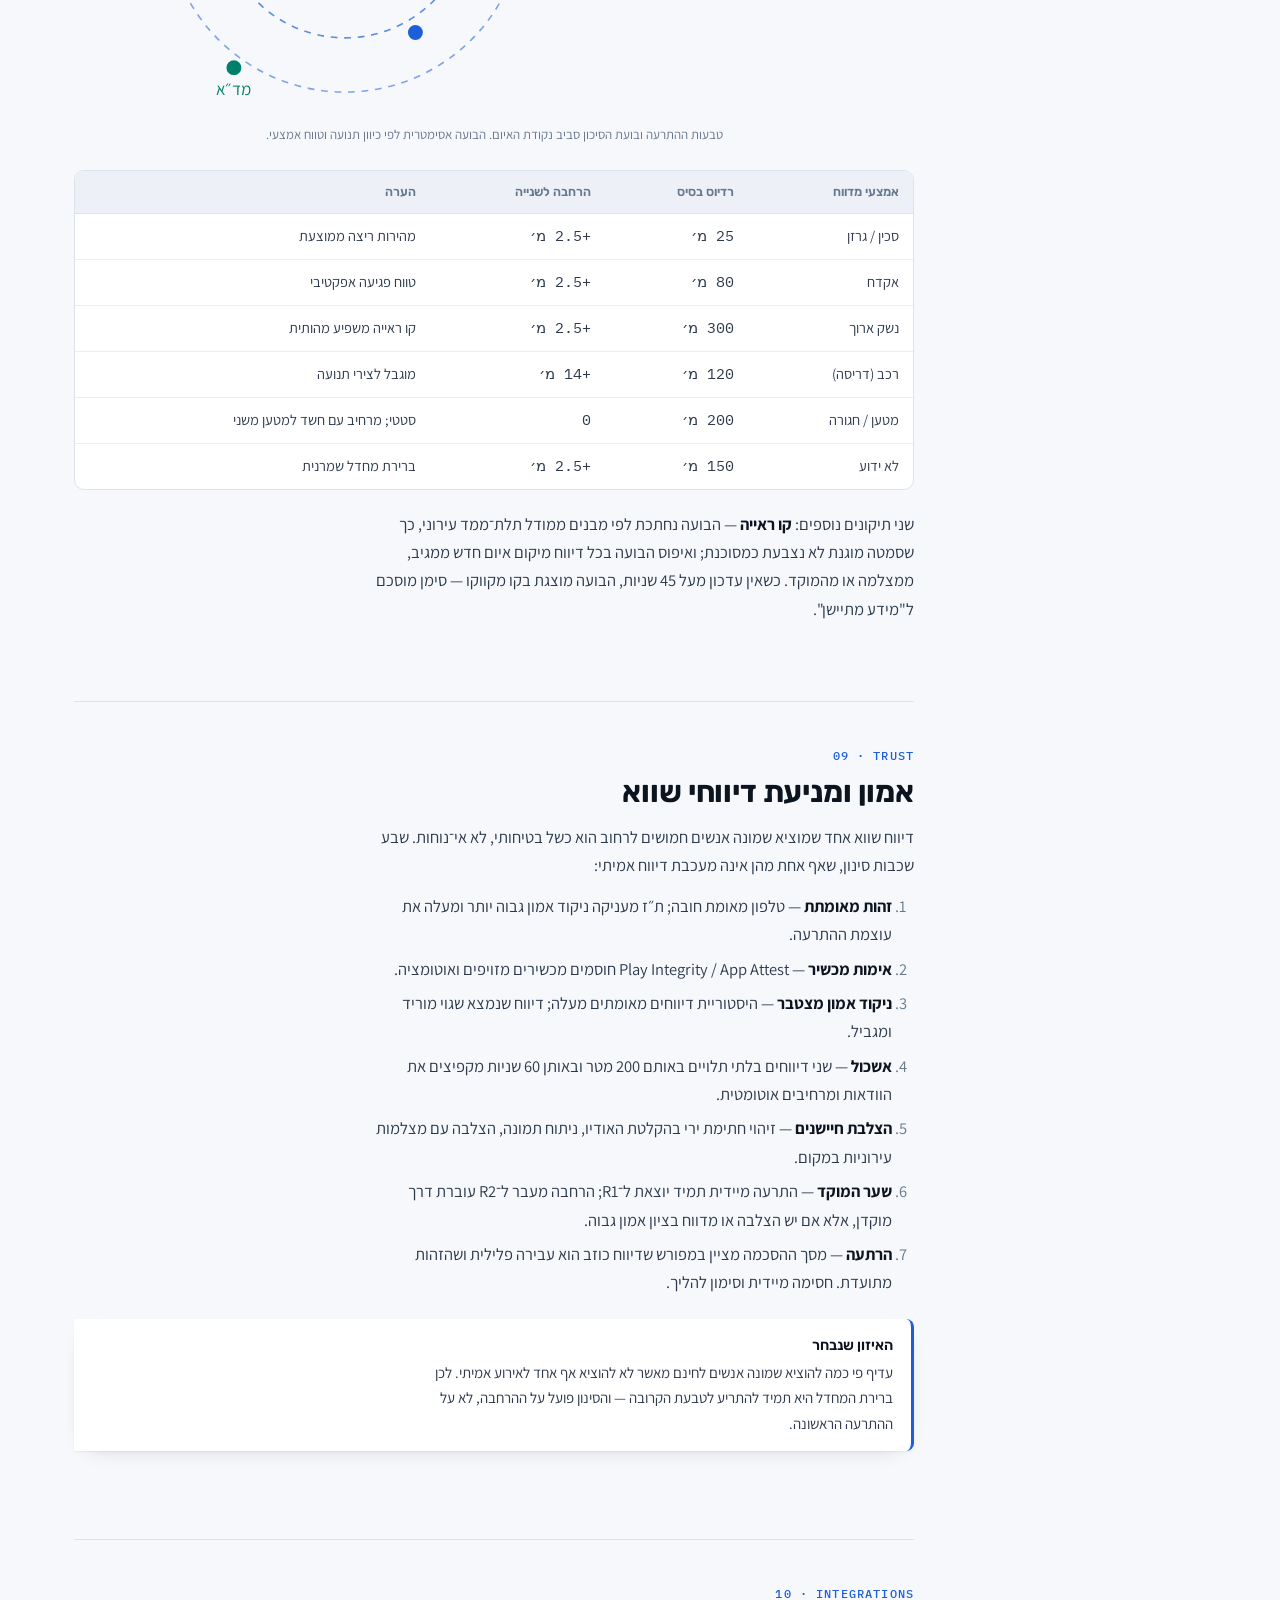
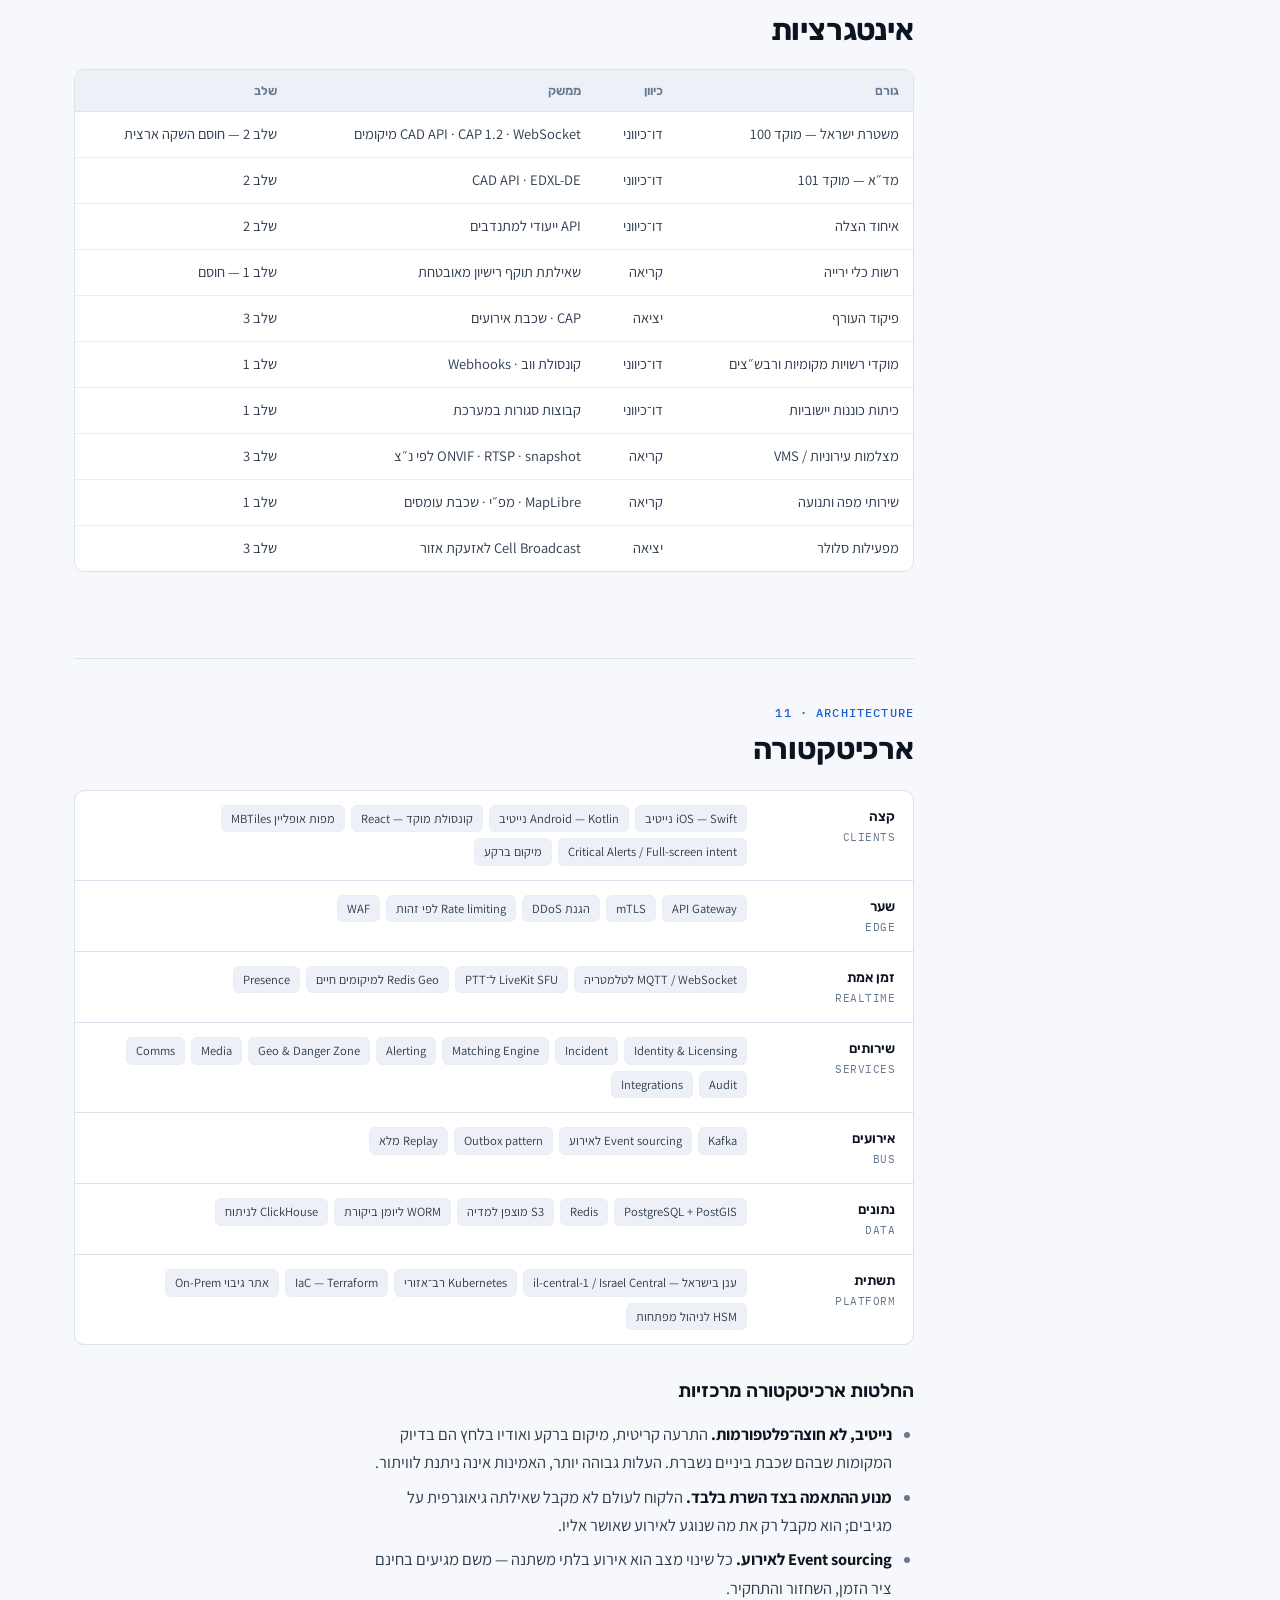
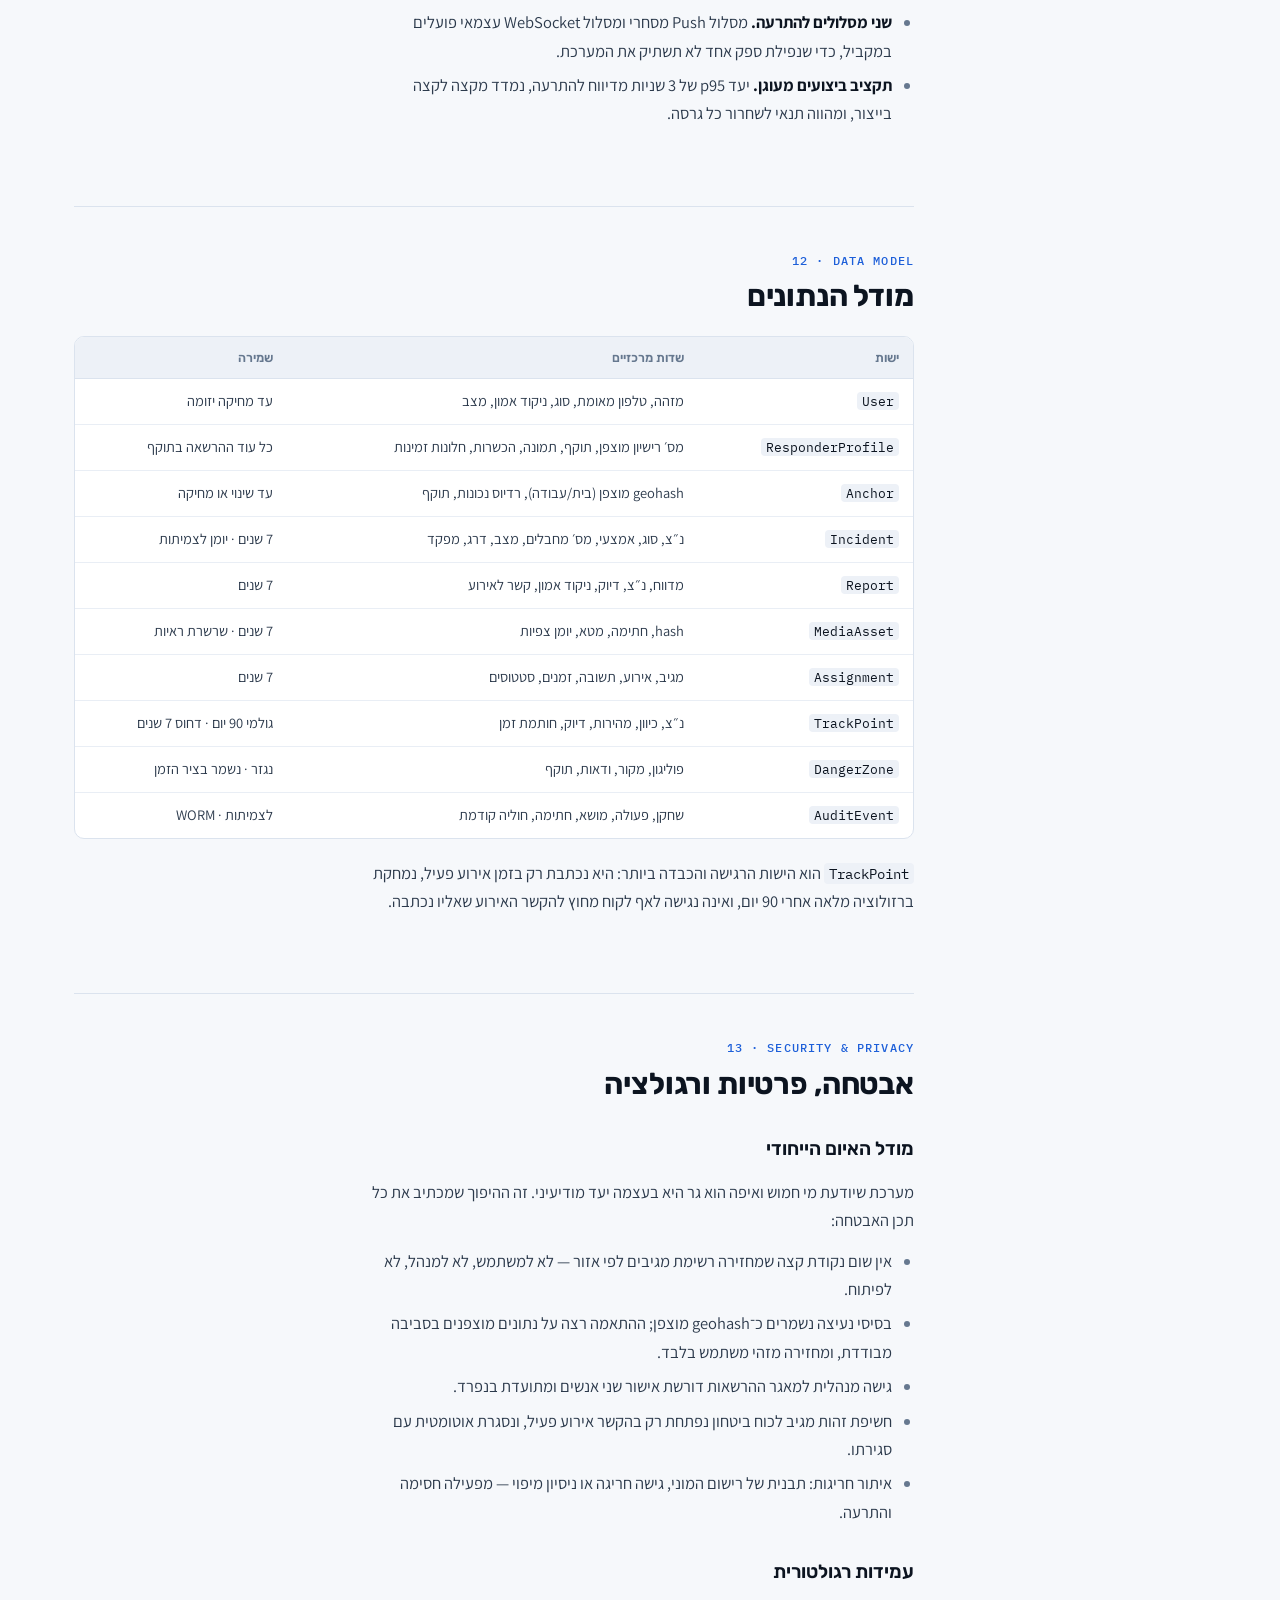
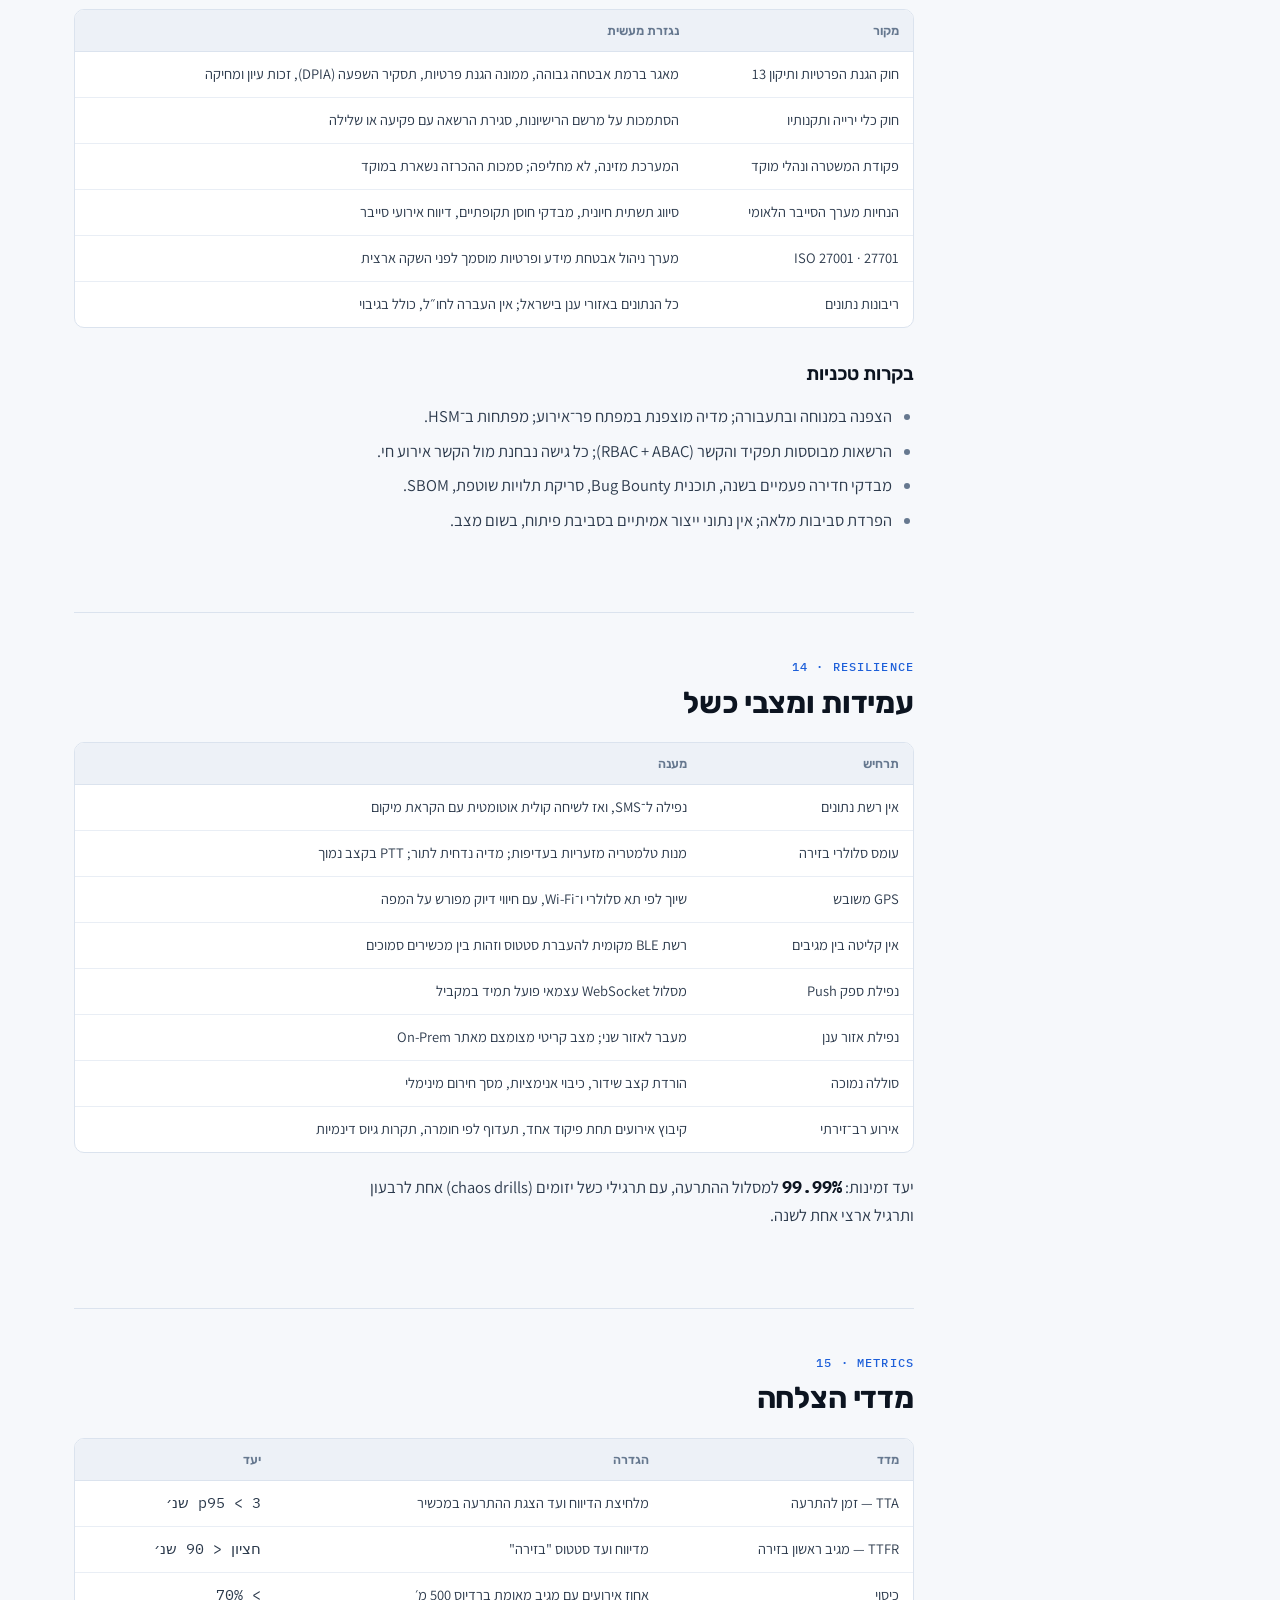
<file: magenplan/spec/index.html>
<!doctype html>
<html lang="he" dir="rtl">
<head>
<meta charset="utf-8">
<meta name="viewport" content="width=device-width, initial-scale=1, viewport-fit=cover">
<meta name="theme-color" content="#05080D">
<meta name="description" content="אפיון מוצר מקצה לקצה: תפקידים, ציר אירוע, מודולים, ארכיטקטורה, רגולציה ותקציב.">
<meta property="og:type" content="website">
<meta property="og:title" content="OREV — אפיון מערכת">
<meta property="og:description" content="אפיון מוצר מקצה לקצה: תפקידים, ציר אירוע, מודולים, ארכיטקטורה, רגולציה ותקציב.">
<meta property="og:locale" content="he_IL">
<meta name="twitter:card" content="summary_large_image">
<style>body{margin:0}img{max-width:100%}[hidden]{display:none!important}</style>
<title>OREV — אפיון מערכת</title>
<link rel="preconnect" href="https://fonts.googleapis.com">
<link rel="preconnect" href="https://fonts.gstatic.com" crossorigin>
<link rel="stylesheet" href="https://fonts.googleapis.com/css2?family=Aldrich&family=Assistant:wght@400;500;600;700&family=Rubik:wght@400;500;600;700&family=IBM+Plex+Mono:wght@300;400;500;600&display=swap">
<style>
:root{
  --paper:#F6F8FB;
  --card:#FFFFFF;
  --sunk:#EDF1F7;
  --line:#DBE3EE;
  --line-soft:#E9EEF5;
  --ink:#0C1420;
  --body:#2C3A4C;
  --muted:#66788F;
  --brand:#1D5FD9;
  --brand-soft:#E6EDFC;
  --threat:#D62A1E;
  --threat-soft:#FCEAE8;
  --police:#B57500;
  --police-soft:#FBF0DC;
  --medic:#00806A;
  --medic-soft:#E0F4F0;
  --shadow:0 1px 2px rgba(12,20,32,.06),0 8px 24px -16px rgba(12,20,32,.24);
  --brand-hi:#3B7CF0; --brand-lo:#1550C4;
}
@media (prefers-color-scheme: dark){
:root:not([data-theme="light"]){
    --paper:#080C12;
    --card:#101823;
    --sunk:#0C131C;
    --line:#22303F;
    --line-soft:#1A2531;
    --ink:#EAF0F8;
    --body:#B4C2D3;
    --muted:#7C8DA3;
    --brand:#6BA0FF;
    --brand-soft:#132340;
    --threat:#FF6B5E;
    --threat-soft:#2A1512;
    --police:#F0B44A;
    --police-soft:#2A1F0C;
    --medic:#48D9B8;
    --medic-soft:#0A2620;
    --shadow:0 1px 2px rgba(0,0,0,.5),0 8px 24px -16px rgba(0,0,0,.8);
  }
}
:root[data-theme="dark"]{
  --paper:#080C12;
  --card:#101823;
  --sunk:#0C131C;
  --line:#22303F;
  --line-soft:#1A2531;
  --ink:#EAF0F8;
  --body:#B4C2D3;
  --muted:#7C8DA3;
  --brand:#6BA0FF;
  --brand-soft:#132340;
  --threat:#FF6B5E;
  --threat-soft:#2A1512;
  --police:#F0B44A;
  --police-soft:#2A1F0C;
  --medic:#48D9B8;
  --medic-soft:#0A2620;
  --shadow:0 1px 2px rgba(0,0,0,.5),0 8px 24px -16px rgba(0,0,0,.8);
}

*{box-sizing:border-box}
body{
  margin:0; background:var(--paper); color:var(--body);
  font-family:"Assistant",system-ui,-apple-system,"Segoe UI",sans-serif;
  font-size:16.5px; line-height:1.72; direction:rtl; text-align:right;
  -webkit-font-smoothing:antialiased;
}
h1,h2,h3,h4{font-family:"Rubik","Assistant",system-ui,sans-serif; color:var(--ink); text-wrap:balance; margin:0; font-weight:700}
.mono{font-family:"IBM Plex Mono",ui-monospace,monospace; font-variant-numeric:tabular-nums}

/* ---------- shell ---------- */
.wrap{max-width:1180px; margin:0 auto; padding:0 24px 96px}

.grid{display:grid; grid-template-columns:236px minmax(0,1fr); gap:56px; align-items:start}
@media (max-width:960px){.grid{grid-template-columns:1fr; gap:0}}

/* ---------- masthead ---------- */
.mast{border-bottom:1px solid var(--line); background:radial-gradient(900px 260px at 88% -40%, rgba(29,95,217,.14), transparent 62%), var(--card)}
.mast-in{max-width:1180px; margin:0 auto; padding:38px 24px 30px; display:flex; flex-wrap:wrap; gap:24px; align-items:flex-end; justify-content:space-between}
.brandline{display:flex; align-items:center; gap:12px}
.sigil{width:46px;height:auto;flex:none;display:block}
.sigil-dark{display:none}
@media (prefers-color-scheme: dark){:root:not([data-theme="light"]) .sigil-light{display:none} :root:not([data-theme="light"]) .sigil-dark{display:block}}
:root[data-theme="dark"] .sigil-light{display:none} :root[data-theme="dark"] .sigil-dark{display:block}
:root[data-theme="light"] .sigil-light{display:block} :root[data-theme="light"] .sigil-dark{display:none}
.mast h1{font-family:"Aldrich","Rubik",sans-serif; font-size:clamp(27px,4.4vw,38px); font-weight:400; letter-spacing:.08em; line-height:1.1}
.mast .sub{color:var(--muted); font-size:15px; margin-top:6px; max-width:52ch}
.stamp{display:flex; gap:26px; flex-wrap:wrap}
.stamp div{border-inline-start:2px solid var(--line); padding-inline-start:12px}
.stamp dt{font-family:"Rubik",sans-serif; font-size:11.5px; color:var(--muted); font-weight:600}
.stamp dd{margin:2px 0 0; font-size:14px; color:var(--ink); font-weight:600}

/* ---------- toc ---------- */
nav.toc{position:sticky; top:24px; padding-top:44px}
@media (max-width:960px){nav.toc{position:static; padding:28px 0 0}}
nav.toc .lbl{font-family:"Rubik",sans-serif; font-size:12px; color:var(--muted); font-weight:600; margin-bottom:10px}
nav.toc ol{list-style:none; margin:0; padding:0; display:flex; flex-direction:column; gap:1px; counter-reset:s}
nav.toc a{
  display:grid; grid-template-columns:22px 1fr; gap:8px; align-items:baseline;
  text-decoration:none; color:var(--body); font-size:14px; padding:5px 8px; border-radius:5px;
}
nav.toc a::before{counter-increment:s; content:counter(s,decimal-leading-zero); font-family:"IBM Plex Mono",monospace; font-size:11px; color:var(--muted)}
nav.toc a:hover{background:var(--sunk); color:var(--ink)}
nav.toc a:focus-visible{outline:2px solid var(--brand); outline-offset:2px}

/* ---------- sections ---------- */
main{padding-top:44px; min-width:0}
section{scroll-margin-top:20px; padding-bottom:14px}
section+section{margin-top:52px; padding-top:44px; border-top:1px solid var(--line)}
.eyebrow{font-family:"IBM Plex Mono",monospace; font-size:11.5px; letter-spacing:.1em; color:var(--brand); font-weight:500; margin-bottom:8px; direction:ltr; text-align:right}
h2{font-size:clamp(23px,3vw,30px); font-weight:700; line-height:1.24; letter-spacing:-.005em}
h3{font-size:19px; font-weight:600; margin-top:30px}
h4{font-size:15.5px; font-weight:600; margin-top:22px; font-family:"Rubik",sans-serif; color:var(--ink)}
p{margin:12px 0; max-width:68ch}
.lede{font-size:18.5px; color:var(--ink); max-width:64ch}
ul,ol{margin:12px 0; padding-inline-start:22px; max-width:68ch}
li{margin:6px 0}
li::marker{color:var(--muted)}
strong{color:var(--ink); font-weight:700}
code{font-family:"IBM Plex Mono",monospace; font-size:.87em; background:var(--sunk); padding:1px 5px; border-radius:4px; color:var(--ink)}
a{color:var(--brand)}

/* ---------- components ---------- */
.tiles{display:grid; grid-template-columns:repeat(auto-fit,minmax(158px,1fr)); gap:1px; background:var(--line); border:1px solid var(--line); border-radius:10px; overflow:hidden; margin:22px 0}
.tile{background:var(--card); padding:16px 18px}
.tile .n{font-family:"IBM Plex Mono",monospace; font-size:26px; font-weight:500; color:var(--ink); line-height:1.15; letter-spacing:-.02em}
.tile .n small{font-size:14px; color:var(--muted); font-weight:400}
.tile .k{font-size:12.5px; color:var(--muted); margin-top:3px}

.scroller{overflow-x:auto; margin:20px 0; border:1px solid var(--line); border-radius:10px; background:var(--card)}
table{border-collapse:collapse; width:100%; font-size:14.5px; min-width:560px}
th,td{text-align:right; padding:10px 14px; border-bottom:1px solid var(--line-soft); vertical-align:top}
thead th{background:var(--sunk); font-family:"Rubik",sans-serif; font-size:12.5px; color:var(--muted); font-weight:600; white-space:nowrap; border-bottom:1px solid var(--line)}
tbody tr:last-child td{border-bottom:none}
td.num{font-family:"IBM Plex Mono",monospace; font-variant-numeric:tabular-nums; white-space:nowrap}
tfoot td{background:var(--sunk); font-weight:700; color:var(--ink); border-top:1px solid var(--line)}

.chip{display:inline-block; font-family:"Rubik",sans-serif; font-size:12px; font-weight:600; padding:1px 8px; border-radius:999px; white-space:nowrap; line-height:1.7}
.c-brand{background:var(--brand-soft); color:var(--brand)}
.c-threat{background:var(--threat-soft); color:var(--threat)}
.c-police{background:var(--police-soft); color:var(--police)}
.c-medic{background:var(--medic-soft); color:var(--medic)}

.note{border-inline-start:3px solid var(--brand); background:var(--card); padding:14px 18px; border-radius:0 8px 8px 0; margin:22px 0; box-shadow:var(--shadow)}
.note.warn{border-inline-start-color:var(--threat)}
.note .t{font-family:"Rubik",sans-serif; font-weight:600; color:var(--ink); font-size:14.5px; margin-bottom:2px}
.note p{margin:0; font-size:15px}

.reqs{list-style:none; padding:0; margin:14px 0; display:flex; flex-direction:column; gap:1px; background:var(--line); border:1px solid var(--line); border-radius:10px; overflow:hidden; max-width:none}
.reqs li{margin:0; background:var(--card); padding:11px 16px; display:grid; grid-template-columns:64px 1fr; gap:14px; align-items:baseline; font-size:15px}
.reqs .id{font-family:"IBM Plex Mono",monospace; font-size:11.5px; font-weight:500; color:var(--brand); letter-spacing:.03em}

/* timeline */
.tl{margin:24px 0; display:flex; flex-direction:column; gap:0}
.tl-row{display:grid; grid-template-columns:78px 20px 1fr; gap:0 14px; align-items:start}
.tl-t{font-family:"IBM Plex Mono",monospace; font-size:13px; font-weight:600; color:var(--ink); padding-top:12px; text-align:left; padding-inline-end:4px}
.tl-rail{position:relative; justify-self:center; width:20px}
.tl-rail::before{content:""; position:absolute; top:0; bottom:0; right:9px; width:2px; background:var(--line)}
.tl-row:first-child .tl-rail::before{top:16px}
.tl-row:last-child .tl-rail::before{bottom:calc(100% - 16px)}
.tl-dot{position:absolute; top:16px; right:4px; width:12px; height:12px; border-radius:50%; background:var(--card); border:2px solid var(--brand)}
.tl-row.hot .tl-dot{background:var(--threat); border-color:var(--threat)}
.tl-c{padding:10px 0 18px; min-width:0}
.tl-c .h{font-family:"Rubik",sans-serif; font-weight:600; color:var(--ink); font-size:15.5px}
.tl-c .d{font-size:14.5px; color:var(--body); margin-top:2px}

/* layer stack */
.stack{display:flex; flex-direction:column; gap:1px; background:var(--line); border:1px solid var(--line); border-radius:10px; overflow:hidden; margin:22px 0}
.layer{background:var(--card); padding:14px 18px; display:grid; grid-template-columns:132px 1fr; gap:16px; align-items:start}
@media(max-width:620px){.layer{grid-template-columns:1fr; gap:4px}}
.layer .nm{font-family:"Rubik",sans-serif; font-size:13.5px; font-weight:600; color:var(--ink)}
.layer .nm span{display:block; font-family:"IBM Plex Mono",monospace; font-weight:400; font-size:11px; color:var(--muted); letter-spacing:.04em}
.layer .bits{display:flex; flex-wrap:wrap; gap:6px}
.bit{font-size:12.5px; background:var(--sunk); border:1px solid var(--line-soft); color:var(--body); padding:2px 9px; border-radius:6px}

figure{margin:24px 0}
figcaption{font-size:13px; color:var(--muted); margin-top:8px; text-align:center}
svg{max-width:100%; height:auto; display:block; margin:0 auto}

footer{margin-top:64px; padding-top:24px; border-top:1px solid var(--line); font-size:13.5px; color:var(--muted)}

@media(max-width:520px){.wrap{padding:0 16px 72px}.mast-in{padding:32px 16px 26px}.stamp{gap:16px}}
</style>
</head>
<body>
<nav class="xnav" aria-label="ניווט OREV">
  <a href="/magen">הדמו</a><a href="/magenplan">המצגת</a><a href="/magenplan/spec" aria-current="page">האפיון</a>
</nav>
<style>
.xnav{position:fixed; top:12px; inset-inline-start:12px; z-index:900; display:flex; gap:2px; padding:3px;
  background:rgba(8,13,20,.82); backdrop-filter:blur(10px); border:1px solid rgba(255,255,255,.13);
  border-radius:999px; box-shadow:0 6px 20px -10px rgba(0,0,0,.7)}
.xnav a{font-family:"Assistant",system-ui,sans-serif; font-size:12.5px; font-weight:700; text-decoration:none;
  color:#9FB0C4; padding:4px 12px; border-radius:999px; line-height:1.6}
.xnav a:hover{color:#fff; background:rgba(255,255,255,.09)}
.xnav a[aria-current]{background:#2E7DFF; color:#fff}
@media(max-width:520px){.xnav{top:8px; inset-inline-start:8px} .xnav a{font-size:11.5px; padding:3px 9px}}
</style>


<header class="mast">
  <div class="mast-in">
    <div>
      <div class="brandline">
        <img class="sigil sigil-light" src="[data-uri]" alt="OREV" aria-hidden="true"><img class="sigil sigil-dark" src="[data-uri]" alt="" aria-hidden="true">
        <h1>OREV</h1>
      </div>
      <p class="sub">רשת התרעה וחתירה למגע רב־ארגונית לאירועי פח״ע — אפיון מוצר מקצה לקצה</p>
    </div>
    <dl class="stamp">
      <div><dt>גרסה</dt><dd>1.0 — טיוטת אפיון</dd></div>
      <div><dt>תאריך</dt><dd class="mono">10.09.2026</dd></div>
      <div><dt>סיווג</dt><dd>לא מסווג · לדיון</dd></div>
    </dl>
  </div>
</header>

<div class="wrap">
<div class="grid">

<nav class="toc" aria-label="תוכן העניינים">
  <div class="lbl">תוכן העניינים</div>
  <ol>
    <li><a href="#s1">תקציר מנהלים</a></li>
    <li><a href="#s2">הפער התפעולי</a></li>
    <li><a href="#s3">עקרונות מנחים</a></li>
    <li><a href="#s4">משתמשים והרשאות</a></li>
    <li><a href="#s5">ציר הזמן של אירוע</a></li>
    <li><a href="#s6">מודולים פונקציונליים</a></li>
    <li><a href="#s7">מניעת ירי לכיוון כוחותינו</a></li>
    <li><a href="#s8">מודל אזור הסכנה</a></li>
    <li><a href="#s9">אמון ומניעת דיווחי שווא</a></li>
    <li><a href="#s10">אינטגרציות</a></li>
    <li><a href="#s11">ארכיטקטורה</a></li>
    <li><a href="#s12">מודל הנתונים</a></li>
    <li><a href="#s13">אבטחה, פרטיות ורגולציה</a></li>
    <li><a href="#s14">עמידות ומצבי כשל</a></li>
    <li><a href="#s15">מדדי הצלחה</a></li>
    <li><a href="#s16">סיכונים ומענה</a></li>
    <li><a href="#s17">מפת דרכים</a></li>
    <li><a href="#s18">עלויות הקמה ואחזקה</a></li>
    <li><a href="#s19">מודל עסקי</a></li>
  </ol>
</nav>

<main>

<section id="s1">
  <div class="eyebrow">01 · EXECUTIVE SUMMARY</div>
  <h2>תקציר מנהלים</h2>
  <p class="lede">בפיגוע, ההפרש בין ניטרול תוך 40 שניות לניטרול תוך ארבע דקות הוא הפרש של נפגעים. את הפער הזה סוגר כמעט תמיד מי שכבר היה שם — אזרח חמוש בעל רישיון, שוטר מחוץ למשמרת, חובש מתנדב. <strong>עורב</strong> הופכת את המקריות הזאת למערכת.</p>
  <p>המערכת מחזיקה שכבה מאומתת של מגיבים אזרחיים בעלי רישיון כלי ירייה, קולטת דיווח אירוע מכל אזרח בתוך שניות ספורות, ומתריעה בטבעות מרחק לכל מי שיכול להגיע — במקביל ובאותה שנייה למוקד 100, למד״א ולאיחוד הצלה. מרגע האישור, כל מגיב משדר מיקום חי, כל הכוחות רואים תמונת מצב אחת, ואזור הסכנה מצויר על המפה ומתעדכן עם תנועת המחבל.</p>
  <div class="tiles">
    <div class="tile"><div class="n">&lt;3<small> שנ׳</small></div><div class="k">מדיווח ועד התרעה בטלפון (p95)</div></div>
    <div class="tile"><div class="n">&lt;90<small> שנ׳</small></div><div class="k">יעד להגעת מגיב ראשון לזירה</div></div>
    <div class="tile"><div class="n">1<small> Hz</small></div><div class="k">קצב עדכון מיקום בחתירה למגע</div></div>
    <div class="tile"><div class="n">0</div><div class="k">אירועי זיהוי שגוי — יעד מוחלט</div></div>
    <div class="tile"><div class="n">4</div><div class="k">מעגלי כוח באותה תמונת מצב</div></div>
  </div>
  <p>המסמך מאפיין את המוצר מקצה לקצה: תפקידים והרשאות, מסע האירוע לפי שניות, שנים־עשר מודולים פונקציונליים עם דרישות ממוספרות, ארכיטקטורה, מודל נתונים, מענה רגולטורי ופרטיותי, מפת דרכים של 18 חודשים, ותקציב הקמה ואחזקה.</p>
</section>

<section id="s2">
  <div class="eyebrow">02 · PROBLEM</div>
  <h2>הפער התפעולי</h2>
  <p>שרשרת הדיווח היום היא טורית, ובכל חוליה נופלות שניות ומידע:</p>
  <div class="scroller">
  <table>
    <thead><tr><th>חוליה</th><th>מה קורה היום</th><th>מה נופל</th></tr></thead>
    <tbody>
      <tr><td>אזרח → 100</td><td>שיחת טלפון, תור המתנה, תיאור מילולי של מיקום</td><td>30–120 שניות; מיקום לא מדויק; אין תמונה</td></tr>
      <tr><td>מוקד → כוחות</td><td>שידור בקשר, ניווט לפי כתובת</td><td>אין חיווי מי הכי קרוב בפועל</td></tr>
      <tr><td>אזרח חמוש בזירה</td><td>אין לו שום דיווח — הוא מגלה לפי צלילי ירי</td><td>המשאב הקרוב ביותר לא מגויס</td></tr>
      <tr><td>כוח מגיע ↔ אזרח חמוש</td><td>זיהוי ויזואלי בלבד, בלחץ, לעיתים בלילה</td><td>סיכון ממשי לירי לכיוון כוחותינו</td></tr>
      <tr><td>מד״א ↔ זירה</td><td>נכנסים רק אחרי הכרזת "זירה מסודרת"</td><td>דקות זהב אובדות; אין נ״צ לנפגעים</td></tr>
      <tr><td>אחרי האירוע</td><td>תחקיר משחזור זיכרון ושיחות מוקד</td><td>אין ציר זמן אובייקטיבי אחד</td></tr>
    </tbody>
  </table>
  </div>
  <p>עורב מחליפה את השרשרת הטורית בפעולה מקבילה: אותו דיווח מגיע באותה שנייה למוקד, למגיבים בשטח, למשטרה ולרפואה — כל אחד בשפה ובכלים שלו, מעל אותו מקור אמת.</p>
</section>

<section id="s3">
  <div class="eyebrow">03 · PRINCIPLES</div>
  <h2>שבעה עקרונות מנחים</h2>
  <ol>
    <li><strong>שניות, לא מסכים.</strong> כל מסלול קריטי נסגר בלחיצה אחת עד שלוש. מסך התרעה נקרא בריצה, בשמש, ביד אחת.</li>
    <li><strong>המוקד לא נעקף — הוא מוקדם.</strong> המערכת לא מחליפה את 100/101; היא מזינה אותם באותה שנייה ומשאירה בידיהם את הסמכות.</li>
    <li><strong>הרשאה לפני יכולת.</strong> אין מגיב בלי אימות רישיון תקף, הכשרה והתחייבות חתומה. הרשאה פגה — היכולת נסגרת אוטומטית.</li>
    <li><strong>מיקום הוא נשק דו־כיווני.</strong> מאגר בעלי רישיון הוא יעד תקיפה בפני עצמו. שום לקוח לא מקבל רשימה של אנשים חמושים — אף פעם.</li>
    <li><strong>זיהוי לפני קליע.</strong> כל יכולת בחתירה למגע נמדדת קודם כל בשאלה: האם היא מקטינה סיכוי לזיהוי שגוי.</li>
    <li><strong>המערכת עובדת גם כשהיא לא עובדת.</strong> אין רשת, אין GPS, אין ענן — יש מסלול נסיגה מוגדר לכל אחד מהם.</li>
    <li><strong>הכול מתועד, לתמיד.</strong> כל פעולה נכתבת ליומן בלתי ניתן לשינוי — לתחקיר, לחקירה ולבית המשפט.</li>
  </ol>
</section>

<section id="s4">
  <div class="eyebrow">04 · ROLES</div>
  <h2>משתמשים והרשאות</h2>
  <p>שישה תפקידים, כל אחד עם אימות ברמה שונה ועם חלון ראייה שונה לתמונת המצב.</p>
  <div class="scroller">
  <table>
    <thead><tr><th>תפקיד</th><th>אימות</th><th>רואה</th><th>יכול</th></tr></thead>
    <tbody>
      <tr>
        <td><strong>אזרח מדווח</strong><br><span class="chip c-brand">ציבורי</span></td>
        <td>מספר טלפון + OTP. אופציונלי: ת״ז לשדרוג אמון</td>
        <td>מצב הדיווח שלו בלבד; "כוח בדרך" ללא מיקומים</td>
        <td>לדווח, לצרף מדיה, לעדכן, לבטל, לקבל שיחה מהמוקד</td>
      </tr>
      <tr>
        <td><strong>מגיב מורשה</strong><br><span class="chip c-brand">בעל רישיון</span></td>
        <td>ת״ז + מס׳ רישיון מול רשות כלי ירייה, אימות חיות, הכשרה, כתב התחייבות</td>
        <td>אירועים ברדיוס שלו בלבד, בזמן אירוע פעיל בלבד</td>
        <td>לאשר יציאה, לשדר מיקום, PTT, לדווח סטטוס, לסמן נפגע</td>
      </tr>
      <tr>
        <td><strong>מוקדן</strong><br><span class="chip c-police">מוקד</span></td>
        <td>SSO ארגוני + 2FA, תחנה מורשית</td>
        <td>כל האירועים בגזרתו, כל השכבות, פרטי מדווחים</td>
        <td>לאמת, למזג כפילויות, להכריז אירוע, להרחיב רדיוס, למנות מפקד</td>
      </tr>
      <tr>
        <td><strong>כוח ביטחון</strong><br><span class="chip c-police">משטרה · מג״ב · כוננות</span></td>
        <td>SSO ארגוני, שיוך יחידה, מכשיר מנוהל</td>
        <td>תמונת מצב מלאה כולל מצבת מגיבים אזרחיים עם תמונה</td>
        <td>לקבל משימה, לנווט, לסמן גזרות, לאשר "זירה מסודרת"</td>
      </tr>
      <tr>
        <td><strong>רפואה והצלה</strong><br><span class="chip c-medic">מד״א · איחוד · כב״ה</span></td>
        <td>SSO ארגוני / כרטיס מתנדב</td>
        <td>נפגעים, נקודת ריכוז, ציר בטוח, אזור סכנה</td>
        <td>לקבל קריאה, לדווח טריאז׳, לפתוח נקודת ריכוז נפגעים</td>
      </tr>
      <tr>
        <td><strong>מפקד אירוע</strong><br><span class="chip c-threat">מפא״ר</span></td>
        <td>מינוי בזמן אמת ע״י מוקד; הרשאה זמנית</td>
        <td>הכול, חוצה ארגונים</td>
        <td>לחלק גזרות, לאשר כניסת רפואה, להכריז סיום אירוע</td>
      </tr>
    </tbody>
  </table>
  </div>
  <div class="note warn">
    <div class="t">כלל הרשאה קשיח</div>
    <p>מגיב אזרחי לעולם לא רואה מגיבים אזרחיים אחרים מחוץ לאירוע פעיל שהוא אושר אליו, ולעולם לא רואה בסיס־נעיצה של אף אחד. ההתאמה בין אירוע למגיבים מתבצעת בצד השרת בלבד.</p>
  </div>
</section>

<section id="s5">
  <div class="eyebrow">05 · INCIDENT TIMELINE</div>
  <h2>ציר הזמן של אירוע</h2>
  <p>זהו חוט השדרה של המוצר. כל שנייה כאן מתורגמת בהמשך לדרישה ממוספרת.</p>
  <div class="tl">
    <div class="tl-row hot">
      <div class="tl-t mono">T+0.0</div><div class="tl-rail"><span class="tl-dot"></span></div>
      <div class="tl-c"><div class="h">אזרח לוחץ ומחזיק 1.5 שניות</div><div class="d">הלחיצה תופסת מיקום, גובה, זמן ומזהה מכשיר עוד לפני שנבחר סוג האירוע.</div></div>
    </div>
    <div class="tl-row hot">
      <div class="tl-t mono">T+4</div><div class="tl-rail"><span class="tl-dot"></span></div>
      <div class="tl-c"><div class="h">אפיון מובנה בשלוש הקשות</div><div class="d">סוג · מספר מחבלים · אמצעי. אין הקלדה חופשית במסלול הקריטי.</div></div>
    </div>
    <div class="tl-row hot">
      <div class="tl-t mono">T+6</div><div class="tl-rail"><span class="tl-dot"></span></div>
      <div class="tl-c"><div class="h">שידור מקבילי</div><div class="d">האירוע נכתב, מנוע ההתאמה רץ, וההתרעה יוצאת בו־זמנית למגיבים ברדיוס, למוקד 100, למד״א ולאיחוד הצלה.</div></div>
    </div>
    <div class="tl-row">
      <div class="tl-t mono">T+9</div><div class="tl-rail"><span class="tl-dot"></span></div>
      <div class="tl-c"><div class="h">התרעה קריטית על המסך</div><div class="d">עוקפת מצב שקט, צליל עולה, רטט; מסך מלא עם מרחק, כיוון והקשה אחת: "יוצא".</div></div>
    </div>
    <div class="tl-row">
      <div class="tl-t mono">T+14</div><div class="tl-rail"><span class="tl-dot"></span></div>
      <div class="tl-c"><div class="h">מגיב ראשון מאשר</div><div class="d">מהרגע הזה הטלפון שלו משדר מיקום, כיוון ומהירות; הוא נצבע על המפה אצל כולם.</div></div>
    </div>
    <div class="tl-row">
      <div class="tl-t mono">T+20</div><div class="tl-rail"><span class="tl-dot"></span></div>
      <div class="tl-c"><div class="h">מדיה מגיעה למוקד</div><div class="d">התמונה שצילם המדווח מוצגת למוקדן ולמגיבים — תיאור מחבל, לבוש, אמצעי.</div></div>
    </div>
    <div class="tl-row">
      <div class="tl-t mono">T+35</div><div class="tl-rail"><span class="tl-dot"></span></div>
      <div class="tl-c"><div class="h">אזור סכנה מצויר</div><div class="d">בועת הסיכון מחושבת מנקודת האיום, האמצעי והזמן שחלף — ומתעדכנת כל שנייה.</div></div>
    </div>
    <div class="tl-row">
      <div class="tl-t mono">T+55</div><div class="tl-rail"><span class="tl-dot"></span></div>
      <div class="tl-c"><div class="h">מוקדן מכריז אירוע ומרחיב</div><div class="d">אימות מול מקור שני, מיזוג דיווחים כפולים, הרחבת רדיוס לקילומטר, מינוי מפקד אירוע.</div></div>
    </div>
    <div class="tl-row hot">
      <div class="tl-t mono">T+1:20</div><div class="tl-rail"><span class="tl-dot"></span></div>
      <div class="tl-c"><div class="h">קשר עין · חילופי אש</div><div class="d">המגיב מדווח בכפתור אחד. כל מי שבדרך מקבל את המיקום המעודכן של האיום.</div></div>
    </div>
    <div class="tl-row">
      <div class="tl-t mono">T+1:40</div><div class="tl-rail"><span class="tl-dot"></span></div>
      <div class="tl-c"><div class="h">ניידת מגיעה</div><div class="d">השוטר רואה על המסך מי האזרח החמוש שלפניו: תמונה, שם, צבע לבוש, מספר רישיון.</div></div>
    </div>
    <div class="tl-row">
      <div class="tl-t mono">T+2:10</div><div class="tl-rail"><span class="tl-dot"></span></div>
      <div class="tl-c"><div class="h">"מנוטרל"</div><div class="d">דיווח מאומת בשני מקורות בלתי תלויים לפני שינוי מצב האירוע.</div></div>
    </div>
    <div class="tl-row">
      <div class="tl-t mono">T+2:25</div><div class="tl-rail"><span class="tl-dot"></span></div>
      <div class="tl-c"><div class="h">רפואה נכנסת</div><div class="d">מפקד האירוע פותח ציר, מד״א מנווטת לנקודת ריכוז נפגעים לפי טריאז׳ שסומן בשטח.</div></div>
    </div>
    <div class="tl-row">
      <div class="tl-t mono">T+30:00</div><div class="tl-rail"><span class="tl-dot"></span></div>
      <div class="tl-c"><div class="h">סגירה ותחקיר</div><div class="d">ציר זמן מלא, שרשרת ראיות למדיה, וטופס דיווח שימוש בנשק שנוצר מאליו לכל מי שירה.</div></div>
    </div>
  </div>
</section>

<section id="s6">
  <div class="eyebrow">06 · FUNCTIONAL MODULES</div>
  <h2>שנים־עשר מודולים פונקציונליים</h2>

  <h3>F1 · הרשמה ואימות רישיון</h3>
  <ul class="reqs">
    <li><span class="id">F1.1</span><span>אימות ת״ז + מספר רישיון מול מרשם רשות כלי ירייה במשרד לביטחון לאומי, בממשק ישיר. עד לחיבור — צילום רישיון + OCR + אישור אנושי תוך 24 שעות.</span></li>
    <li><span class="id">F1.2</span><span>אימות חיות (liveness) והצלבת תווי פנים מול תמונת מסמך מזהה. התמונה נשמרת כדי לשמש לזיהוי בשטח.</span></li>
    <li><span class="id">F1.3</span><span>בדיקת תוקף רישיון חוזרת אחת ל־24 שעות. פג תוקף, נשלל או הותנה — הרשאת המגיב נסגרת אוטומטית ומיידית.</span></li>
    <li><span class="id">F1.4</span><span>מודול הכשרה חובה של 12 דקות: כללי פתיחה באש, נוהל זיהוי הדדי, התנהגות מול כוח מגיע, עצירת דימום. מבחן קצר, חידוש שנתי.</span></li>
    <li><span class="id">F1.5</span><span>כתב התחייבות דיגיטלי חתום: אחריות אישית, כפיפות למפקד אירוע, איסור מוחלט על שימוש במידע מחוץ לאירוע.</span></li>
    <li><span class="id">F1.6</span><span>נעיצה: המשתמש מסמן בסיס בית ובסיס עבודה. נשמר כ־geohash מוצפן ברזולוציה גסה; כתובת מלאה לא נשמרת לעולם.</span></li>
    <li><span class="id">F1.7</span><span>חלונות זמינות: ימים, שעות, "לא להתריע בזמן שינה" — למעט אירוע ברדיוס 150 מטר, שתמיד עובר.</span></li>
  </ul>

  <h3>F2 · דיווח אירוע</h3>
  <ul class="reqs">
    <li><span class="id">F2.1</span><span>לחצן דיווח נגיש ממסך נעול ומ־widget; לחיצה ארוכה 1.5 שניות למניעת דיווח מקרי, עם ביטול תוך 5 שניות.</span></li>
    <li><span class="id">F2.2</span><span>לכידה אוטומטית: נ״צ, דיוק, גובה/קומה, זמן, סוללה, מזהה מכשיר מאומת, רשת סלולרית.</span></li>
    <li><span class="id">F2.3</span><span>אפיון מובנה: סוג (ירי · דקירה · דריסה · חטיפה · חפץ חשוד · חשוד), מספר מחבלים, אמצעי, כיוון תנועה, מספר נפגעים משוער.</span></li>
    <li><span class="id">F2.4</span><span>צירוף מדיה: תמונה, וידאו עד 15 שניות, או הקלטת קול. העלאה מקטעית שממשיכה ברקע גם אם המשתמש בורח מהמקום.</span></li>
    <li><span class="id">F2.5</span><span>כלי סימון על התמונה: טוש עבה, עט וחץ, לסימון המחבל בפריים. התמונה המקורית נשמרת ללא שינוי והסימון נשלח כשכבה נפרדת שניתן לכבות — כדי שערך הראייתי של המקור לא ייפגם.</span></li>
    <li><span class="id">F2.6</span><span>מסך הסכמה מפורש: "פרטי הקשר שלך ייחשפו למוקד ולמגיבים המאושרים לצורך בירור". חשיפה לאירוע זה בלבד, ומסתיימת עם סגירתו.</span></li>
    <li><span class="id">F2.7</span><span>דיווח שקט: מצב ללא צליל וללא הארה, למדווח שנמצא בסכנה מיידית או במסתור.</span></li>
    <li><span class="id">F2.8</span><span>עדכון ומשיכה: המדווח יכול לעדכן מיקום איום, להוסיף מדיה או להצהיר "אזעקת שווא" בכל רגע.</span></li>
  </ul>

  <h3>F3 · מנוע ההתאמה וההתרעה</h3>
  <ul class="reqs">
    <li><span class="id">F3.1</span><span>טבעות מרחק: R1 עד 300 מ׳ (מיידי), R2 עד 1 ק״מ, R3 עד 3 ק״מ. הרחבה אוטומטית אם אין מספיק מאשרים תוך 20 שניות.</span></li>
    <li><span class="id">F3.2</span><span>דירוג מועמדים לפי זמן הגעה אמיתי (הליכה/רכב, טופוגרפיה, חסמים) ולא לפי מרחק אווירי.</span></li>
    <li><span class="id">F3.3</span><span>התרעה קריטית: iOS Critical Alerts ו־Android full-screen intent, עוקפות מצב שקט ונעילה, צליל מתגבר וריטט ייחודי.</span></li>
    <li><span class="id">F3.4</span><span>מסלולי גיבוי בשרשרת: Push → WebSocket מתמשך → SMS → שיחה קולית אוטומטית.</span></li>
    <li><span class="id">F3.5</span><span>שלוש תשובות בלבד: <strong>יוצא</strong> · <strong>לא זמין</strong> · <strong>אני כבר בזירה</strong>. אי־מענה תוך 20 שניות נספר כלא זמין ומרחיב את הטבעת.</span></li>
    <li><span class="id">F3.6</span><span>תקרת גיוס: מספר מרבי של מגיבים אזרחיים פעילים לאירוע (ברירת מחדל 8), למניעת הצפת זירה. המוקד יכול להעלות או להוריד.</span></li>
    <li><span class="id">F3.7</span><span>התרעה לכוחות מאורגנים אינה תלוית רדיוס: כל יחידה בכוננות בגזרה מקבלת, גם אם רחוקה.</span></li>
  </ul>

  <h3>F4 · חתירה למגע</h3>
  <ul class="reqs">
    <li><span class="id">F4.1</span><span>שידור מיקום ברקע ב־1 Hz (2 Hz ברדיוס 200 מ׳ מהאיום), כולל כיוון תנועה ומהירות, עם התאמת קצב לפי סוללה.</span></li>
    <li><span class="id">F4.2</span><span>מפה טקטית: איום עם עיגול אי־ודאות, אזור סכנה, מגיבים לפי צבע כוח, ניידות, אמבולנסים, נפגעים, נקודת ריכוז.</span></li>
    <li><span class="id">F4.3</span><span>ניווט בציר בטוח: מסלול שמתחשב באזור הסכנה ובכיוון הירי, לא במסלול הקצר ביותר.</span></li>
    <li><span class="id">F4.4</span><span>עדכוני סטטוס בכפתור אחד: בדרך · קשר עין · חילופי אש · מנוטרל · נפגעים · דרוש תגבור · יוצא מהזירה.</span></li>
    <li><span class="id">F4.5</span><span>ערוץ קול Push-to-Talk לאירוע, עם תמלול אוטומטי לציר הזמן.</span></li>
    <li><span class="id">F4.6</span><span>סימון נפגע בשטח: לחיצה על המפה, בחירת דרגת טריאז׳ (אדום/צהוב/ירוק/שחור) — נשלח ישירות לרפואה.</span></li>
    <li><span class="id">F4.7</span><span>נטישה בטוחה: "אני יוצא" מסיר את המגיב מהמפה תוך שנייה כדי שלא ייחשב ככוח פעיל.</span></li>
  </ul>

  <h3>F5 · מוקד ופיקוד (עמדת שליטה)</h3>
  <ul class="reqs">
    <li><span class="id">F5.1</span><span>תור אירועים עם ניקוד אמון, זיהוי כפילויות ומיזוג אשכול דיווחים לאירוע אחד.</span></li>
    <li><span class="id">F5.2</span><span>הכרזת אירוע, קביעת דרג, חלוקת גזרות, מינוי מפקד אירוע.</span></li>
    <li><span class="id">F5.3</span><span>טבלת כוחות חיה: מי אישר, מי בתנועה, מרחק, זמן הגעה, סטטוס אחרון.</span></li>
    <li><span class="id">F5.4</span><span>שכבות מפה: מצלמות עירוניות, מבנים ומוסדות חינוך, מקלטים, עומסי תנועה, גבולות גזרה.</span></li>
    <li><span class="id">F5.5</span><span>נגן ציר זמן לשחזור האירוע בכל רגע — גם בזמן אמת וגם בתחקיר.</span></li>
    <li><span class="id">F5.6</span><span>שיחה או PTT ישירות למדווח ולכל מגיב מתוך הכרטיס.</span></li>
  </ul>

  <h3>F6 · רפואה והצלה</h3>
  <ul class="reqs">
    <li><span class="id">F6.1</span><span>קריאה מקבילה למד״א, איחוד הצלה, כב״ה ומתנדבים מוסמכים בעלי ערכת החייאה בסביבה.</span></li>
    <li><span class="id">F6.2</span><span>שכבת נפגעים עם ספירת טריאז׳ מתעדכנת, כבסיס לדרישת אמצעים.</span></li>
    <li><span class="id">F6.3</span><span>חיווי "זירה מסודרת" חד־משמעי מטעם מפקד האירוע, עם ציר כניסה מאושר.</span></li>
    <li><span class="id">F6.4</span><span>נקודת ריכוז נפגעים ומנחת מסוקים מסומנים על ידי הפיקוד וגלויים לכל הרפואה.</span></li>
  </ul>

  <h3>F7 · זהות והיכר בשטח</h3>
  <p>מודול קריטי, מפורט בפרק 07.</p>

  <h3>F8 · אזור הסכנה</h3>
  <p>מודל חישובי, מפורט בפרק 08.</p>

  <h3>F9 · אמון ומניעת דיווחי שווא</h3>
  <p>מפורט בפרק 09.</p>

  <h3>F10 · תרגול ומוכנות</h3>
  <ul class="reqs">
    <li><span class="id">F10.1</span><span>מצב תרגיל מסומן בבירור בכל מסך, עם חסימת שידור לגורמי חוץ.</span></li>
    <li><span class="id">F10.2</span><span>תרגילי יישוב יזומים מטעם רבש״ץ, עם דוח היענות ומדדי זמן.</span></li>
    <li><span class="id">F10.3</span><span>ציון מוכנות אישי למגיב: היענות לתרגילים, ותק הכשרה, חידוש רישיון.</span></li>
  </ul>

  <h3>F11 · תחקיר וראיות</h3>
  <ul class="reqs">
    <li><span class="id">F11.1</span><span>יומן אירועים בלתי ניתן לשינוי (append-only, חתום קריפטוגרפית) לכל פעולה במערכת.</span></li>
    <li><span class="id">F11.2</span><span>שרשרת ראיות למדיה: חתימה בזמן הצילום, hash, מטא־נתונים, וכל צפייה מתועדת.</span></li>
    <li><span class="id">F11.3</span><span>יצירה אוטומטית של טופס דיווח שימוש בנשק לכל מגיב שדיווח חילופי אש.</span></li>
    <li><span class="id">F11.4</span><span>ייצוא תיק אירוע מלא לחקירה משטרתית או להליך משפטי.</span></li>
  </ul>

  <h3>F12 · ניהול ובקרה</h3>
  <ul class="reqs">
    <li><span class="id">F12.1</span><span>קונסולת רשות מקומית: מצבת מגיבים בתחום השיפוט, כיסוי גיאוגרפי, פערי כיסוי.</span></li>
    <li><span class="id">F12.2</span><span>מפת חום של זמני תגובה — לתכנון פריסה ולתעדוף גיוס מגיבים באזורים חשופים.</span></li>
    <li><span class="id">F12.3</span><span>ניהול הרשאות, השעיה ידנית ומחיקת משתמש לפי בקשה או לפי החלטת רגולטור.</span></li>
  </ul>
</section>

<section id="s7">
  <div class="eyebrow">07 · BLUE-ON-BLUE</div>
  <h2>מניעת ירי לכיוון כוחותינו</h2>
  <p class="lede">זהו הסיכון המרכזי שמערכת כזאת מייצרת, ולכן זהו המודול שנבנה ראשון. אזרח חמוש שרץ עם נשק שלוף לעבר זירת פיגוע נראה, לשוטר שמגיע, בדיוק כמו מחבל.</p>
  <p>המענה בנוי בחמש שכבות בלתי תלויות, כך שכשל באחת אינו מפיל את השאר:</p>

  <h4>שכבה 1 — הצהרת היכר בעת האישור</h4>
  <p>ברגע שמגיב לוחץ "יוצא", הוא נשאל שתי שאלות בהקשה אחת: צבע חולצה ואמצעי (אקדח קצר / ארוך). המידע נכנס מיד לכרטיס שלו אצל כל הכוחות.</p>

  <h4>שכבה 2 — כרטיס מגיב אצל הכוח המגיע</h4>
  <p>לשוטר שמגיע יש ברשימה, ממוינת לפי מרחק ממנו: תמונת פספורט, שם מלא, ארבע ספרות אחרונות של הרישיון, צבע לבוש, אמצעי, וכיוון — מעודכן כל שנייה. זיהוי לפני מגע, לא אחריו.</p>

  <h4>שכבה 3 — סימן ויזואלי אקטיבי</h4>
  <p>מסך הטלפון של המגיב הופך לסימן היכר: הבזק בדופק ייחודי לאירוע בצבע מוסכם. גם ללא רשת, הדופק ממשיך מקומית. בגרסאות הבאות — תג NFC/BLE נלווה שנקלט אוטומטית במכשיר של הכוח.</p>

  <h4>שכבה 4 — התרעת קרבה דו־כיוונית</h4>
  <p>כששני כוחות מזוהים מתקרבים זה לזה מתחת ל־40 מטר בלי קשר עין מדווח, שני המכשירים רוטטים בתבנית ייחודית ומציגים: "כוח מזוהה לפניך — 30 מ׳, כיוון 2". זו התרעה שמונעת את הרגע, לא מתעדת אותו.</p>

  <h4>שכבה 5 — פרוטוקול נוהל וכללי אתיקה</h4>
  <p>חלק מההכשרה וההתחייבות: משהגיע כוח מאורגן, המגיב האזרחי מכניס נשק ומזדהה בקול. המערכת דוחפת את ההוראה הזאת למסך שלו אוטומטית ברגע שניידת נכנסת לרדיוס 100 מטר.</p>

  <div class="note warn">
    <div class="t">מדד מחייב</div>
    <p>אירועי זיהוי שגוי הם מדד יחיד שסובלנותו אפס. כל אירוע קרוב (near-miss) שמתגלה בתחקיר מפעיל בדיקת שורש ועיכוב גרסה עד לסגירתו.</p>
  </div>
</section>

<section id="s8">
  <div class="eyebrow">08 · DANGER ZONE</div>
  <h2>מודל אזור הסכנה</h2>
  <p>אזור הסכנה אינו עיגול קבוע. הוא נגזר מנקודת האיום האחרונה הידועה, מהאמצעי, מהזמן שחלף ומהטופוגרפיה — ומתעדכן כל שנייה.</p>
  <figure>
    <svg viewBox="0 0 620 300" role="img" aria-label="שרטוט טבעות התרעה ואזור סכנה">
      <defs>
        <radialGradient id="dz" cx="30%" cy="50%">
          <stop offset="0%" stop-color="var(--threat)" stop-opacity=".34"/>
          <stop offset="100%" stop-color="var(--threat)" stop-opacity=".04"/>
        </radialGradient>
      </defs>
      <circle cx="200" cy="150" r="132" fill="none" stroke="var(--brand)" stroke-width="1.2" stroke-dasharray="5 5" opacity=".55"/>
      <circle cx="200" cy="150" r="92" fill="none" stroke="var(--brand)" stroke-width="1.2" stroke-dasharray="5 5" opacity=".7"/>
      <circle cx="200" cy="150" r="48" fill="none" stroke="var(--brand)" stroke-width="1.6"/>
      <path d="M200 150 L318 92 A132 132 0 0 1 318 208 Z" fill="url(#dz)"/>
      <circle cx="200" cy="150" r="7" fill="var(--threat)"/>
      <path d="M200 150 l40 -14" stroke="var(--threat)" stroke-width="2.4" stroke-linecap="round"/>
      <g fill="var(--brand)">
        <circle cx="128" cy="96" r="5.5"/><circle cx="252" cy="238" r="5.5"/><circle cx="96" cy="196" r="5.5"/>
      </g>
      <circle cx="300" cy="60" r="5.5" fill="var(--police)"/>
      <circle cx="118" cy="264" r="5.5" fill="var(--medic)"/>
      <g font-family="IBM Plex Mono, monospace" font-size="11" fill="var(--muted)">
        <text x="200" y="34" text-anchor="middle">R3 · 3 ק״מ</text>
        <text x="200" y="72" text-anchor="middle">R2 · 1 ק״מ</text>
        <text x="200" y="112" text-anchor="middle">R1 · 300 מ׳</text>
      </g>
      <g font-family="Assistant, sans-serif" font-size="12.5" fill="var(--body)">
        <text x="404" y="126" text-anchor="start">אזור סכנה —</text>
        <text x="404" y="144" text-anchor="start">כיוון האיום ×</text>
        <text x="404" y="162" text-anchor="start">טווח האמצעי</text>
        <text x="82" y="82" text-anchor="middle" fill="var(--brand)">מגיב</text>
        <text x="330" y="52" text-anchor="middle" fill="var(--police)">ניידת</text>
        <text x="118" y="284" text-anchor="middle" fill="var(--medic)">מד״א</text>
      </g>
    </svg>
    <figcaption>טבעות ההתרעה ובועת הסיכון סביב נקודת האיום. הבועה אסימטרית לפי כיוון תנועה וטווח אמצעי.</figcaption>
  </figure>
  <div class="scroller">
  <table>
    <thead><tr><th>אמצעי מדווח</th><th>רדיוס בסיס</th><th>הרחבה לשנייה</th><th>הערה</th></tr></thead>
    <tbody>
      <tr><td>סכין / גרזן</td><td class="num">25 מ׳</td><td class="num">+2.5 מ׳</td><td>מהירות ריצה ממוצעת</td></tr>
      <tr><td>אקדח</td><td class="num">80 מ׳</td><td class="num">+2.5 מ׳</td><td>טווח פגיעה אפקטיבי</td></tr>
      <tr><td>נשק ארוך</td><td class="num">300 מ׳</td><td class="num">+2.5 מ׳</td><td>קו ראייה משפיע מהותית</td></tr>
      <tr><td>רכב (דריסה)</td><td class="num">120 מ׳</td><td class="num">+14 מ׳</td><td>מוגבל לצירי תנועה</td></tr>
      <tr><td>מטען / חגורה</td><td class="num">200 מ׳</td><td class="num">0</td><td>סטטי; מרחיב עם חשד למטען משני</td></tr>
      <tr><td>לא ידוע</td><td class="num">150 מ׳</td><td class="num">+2.5 מ׳</td><td>ברירת מחדל שמרנית</td></tr>
    </tbody>
  </table>
  </div>
  <p>שני תיקונים נוספים: <strong>קו ראייה</strong> — הבועה נחתכת לפי מבנים ממודל תלת־ממד עירוני, כך שסמטה מוגנת לא נצבעת כמסוכנת; ואיפוס הבועה בכל דיווח מיקום איום חדש ממגיב, ממצלמה או מהמוקד. כשאין עדכון מעל 45 שניות, הבועה מוצגת בקו מקווקו — סימן מוסכם ל"מידע מתיישן".</p>
</section>

<section id="s9">
  <div class="eyebrow">09 · TRUST</div>
  <h2>אמון ומניעת דיווחי שווא</h2>
  <p>דיווח שווא אחד שמוציא שמונה אנשים חמושים לרחוב הוא כשל בטיחותי, לא אי־נוחות. שבע שכבות סינון, שאף אחת מהן אינה מעכבת דיווח אמיתי:</p>
  <ol>
    <li><strong>זהות מאומתת</strong> — טלפון מאומת חובה; ת״ז מעניקה ניקוד אמון גבוה יותר ומעלה את עוצמת ההתרעה.</li>
    <li><strong>אימות מכשיר</strong> — Play Integrity / App Attest חוסמים מכשירים מזויפים ואוטומציה.</li>
    <li><strong>ניקוד אמון מצטבר</strong> — היסטוריית דיווחים מאומתים מעלה; דיווח שנמצא שגוי מוריד ומגביל.</li>
    <li><strong>אשכול</strong> — שני דיווחים בלתי תלויים באותם 200 מטר ובאותן 60 שניות מקפיצים את הוודאות ומרחיבים אוטומטית.</li>
    <li><strong>הצלבת חיישנים</strong> — זיהוי חתימת ירי בהקלטת האודיו, ניתוח תמונה, הצלבה עם מצלמות עירוניות במקום.</li>
    <li><strong>שער המוקד</strong> — התרעה מיידית תמיד יוצאת ל־R1; הרחבה מעבר ל־R2 עוברת דרך מוקדן, אלא אם יש הצלבה או מדווח בציון אמון גבוה.</li>
    <li><strong>הרתעה</strong> — מסך ההסכמה מציין במפורש שדיווח כוזב הוא עבירה פלילית ושהזהות מתועדת. חסימה מיידית וסימון להליך.</li>
  </ol>
  <div class="note">
    <div class="t">האיזון שנבחר</div>
    <p>עדיף פי כמה להוציא שמונה אנשים לחינם מאשר לא להוציא אף אחד לאירוע אמיתי. לכן ברירת המחדל היא תמיד להתריע לטבעת הקרובה — והסינון פועל על ההרחבה, לא על ההתרעה הראשונה.</p>
  </div>
</section>

<section id="s10">
  <div class="eyebrow">10 · INTEGRATIONS</div>
  <h2>אינטגרציות</h2>
  <div class="scroller">
  <table>
    <thead><tr><th>גורם</th><th>כיוון</th><th>ממשק</th><th>שלב</th></tr></thead>
    <tbody>
      <tr><td>משטרת ישראל — מוקד 100</td><td>דו־כיווני</td><td>CAD API · CAP 1.2 · WebSocket מיקומים</td><td>שלב 2 — חוסם השקה ארצית</td></tr>
      <tr><td>מד״א — מוקד 101</td><td>דו־כיווני</td><td>CAD API · EDXL-DE</td><td>שלב 2</td></tr>
      <tr><td>איחוד הצלה</td><td>דו־כיווני</td><td>API ייעודי למתנדבים</td><td>שלב 2</td></tr>
      <tr><td>רשות כלי ירייה</td><td>קריאה</td><td>שאילתת תוקף רישיון מאובטחת</td><td>שלב 1 — חוסם</td></tr>
      <tr><td>פיקוד העורף</td><td>יציאה</td><td>CAP · שכבת אירועים</td><td>שלב 3</td></tr>
      <tr><td>מוקדי רשויות מקומיות ורבש״צים</td><td>דו־כיווני</td><td>קונסולת ווב · Webhooks</td><td>שלב 1</td></tr>
      <tr><td>כיתות כוננות יישוביות</td><td>דו־כיווני</td><td>קבוצות סגורות במערכת</td><td>שלב 1</td></tr>
      <tr><td>מצלמות עירוניות / VMS</td><td>קריאה</td><td>ONVIF · RTSP · snapshot לפי נ״צ</td><td>שלב 3</td></tr>
      <tr><td>שירותי מפה ותנועה</td><td>קריאה</td><td>MapLibre · מפ״י · שכבת עומסים</td><td>שלב 1</td></tr>
      <tr><td>מפעילות סלולר</td><td>יציאה</td><td>Cell Broadcast לאזעקת אזור</td><td>שלב 3</td></tr>
    </tbody>
  </table>
  </div>
</section>

<section id="s11">
  <div class="eyebrow">11 · ARCHITECTURE</div>
  <h2>ארכיטקטורה</h2>
  <div class="stack">
    <div class="layer"><div class="nm">קצה<span>CLIENTS</span></div><div class="bits">
      <span class="bit">iOS — Swift נייטיב</span><span class="bit">Android — Kotlin נייטיב</span><span class="bit">קונסולת מוקד — React</span><span class="bit">מפות אופליין MBTiles</span><span class="bit">Critical Alerts / Full-screen intent</span><span class="bit">מיקום ברקע</span>
    </div></div>
    <div class="layer"><div class="nm">שער<span>EDGE</span></div><div class="bits">
      <span class="bit">API Gateway</span><span class="bit">mTLS</span><span class="bit">הגנת DDoS</span><span class="bit">Rate limiting לפי זהות</span><span class="bit">WAF</span>
    </div></div>
    <div class="layer"><div class="nm">זמן אמת<span>REALTIME</span></div><div class="bits">
      <span class="bit">MQTT / WebSocket לטלמטריה</span><span class="bit">LiveKit SFU ל־PTT</span><span class="bit">Redis Geo למיקומים חיים</span><span class="bit">Presence</span>
    </div></div>
    <div class="layer"><div class="nm">שירותים<span>SERVICES</span></div><div class="bits">
      <span class="bit">Identity &amp; Licensing</span><span class="bit">Incident</span><span class="bit">Matching Engine</span><span class="bit">Alerting</span><span class="bit">Geo &amp; Danger Zone</span><span class="bit">Media</span><span class="bit">Comms</span><span class="bit">Audit</span><span class="bit">Integrations</span>
    </div></div>
    <div class="layer"><div class="nm">אירועים<span>BUS</span></div><div class="bits">
      <span class="bit">Kafka</span><span class="bit">Event sourcing לאירוע</span><span class="bit">Outbox pattern</span><span class="bit">Replay מלא</span>
    </div></div>
    <div class="layer"><div class="nm">נתונים<span>DATA</span></div><div class="bits">
      <span class="bit">PostgreSQL + PostGIS</span><span class="bit">Redis</span><span class="bit">S3 מוצפן למדיה</span><span class="bit">WORM ליומן ביקורת</span><span class="bit">ClickHouse לניתוח</span>
    </div></div>
    <div class="layer"><div class="nm">תשתית<span>PLATFORM</span></div><div class="bits">
      <span class="bit">ענן בישראל — il-central-1 / Israel Central</span><span class="bit">Kubernetes רב־אזורי</span><span class="bit">IaC — Terraform</span><span class="bit">אתר גיבוי On-Prem</span><span class="bit">HSM לניהול מפתחות</span>
    </div></div>
  </div>
  <h3>החלטות ארכיטקטורה מרכזיות</h3>
  <ul>
    <li><strong>נייטיב, לא חוצה־פלטפורמות.</strong> התרעה קריטית, מיקום ברקע ואודיו בלחץ הם בדיוק המקומות שבהם שכבת ביניים נשברת. העלות גבוהה יותר, האמינות אינה ניתנת לוויתור.</li>
    <li><strong>מנוע ההתאמה בצד השרת בלבד.</strong> הלקוח לעולם לא מקבל שאילתה גיאוגרפית על מגיבים; הוא מקבל רק את מה שנוגע לאירוע שאושר אליו.</li>
    <li><strong>Event sourcing לאירוע.</strong> כל שינוי מצב הוא אירוע בלתי משתנה — משם מגיעים בחינם ציר הזמן, השחזור והתחקיר.</li>
    <li><strong>שני מסלולים להתרעה.</strong> מסלול Push מסחרי ומסלול WebSocket עצמאי פועלים במקביל, כדי שנפילת ספק אחד לא תשתיק את המערכת.</li>
    <li><strong>תקציב ביצועים מעוגן.</strong> יעד p95 של 3 שניות מדיווח להתרעה, נמדד מקצה לקצה בייצור, ומהווה תנאי לשחרור כל גרסה.</li>
  </ul>
</section>

<section id="s12">
  <div class="eyebrow">12 · DATA MODEL</div>
  <h2>מודל הנתונים</h2>
  <div class="scroller">
  <table>
    <thead><tr><th>ישות</th><th>שדות מרכזיים</th><th>שמירה</th></tr></thead>
    <tbody>
      <tr><td><code>User</code></td><td>מזהה, טלפון מאומת, סוג, ניקוד אמון, מצב</td><td>עד מחיקה יזומה</td></tr>
      <tr><td><code>ResponderProfile</code></td><td>מס׳ רישיון מוצפן, תוקף, תמונה, הכשרות, חלונות זמינות</td><td>כל עוד ההרשאה בתוקף</td></tr>
      <tr><td><code>Anchor</code></td><td>geohash מוצפן (בית/עבודה), רדיוס נכונות, תוקף</td><td>עד שינוי או מחיקה</td></tr>
      <tr><td><code>Incident</code></td><td>נ״צ, סוג, אמצעי, מס׳ מחבלים, מצב, דרג, מפקד</td><td>7 שנים · יומן לצמיתות</td></tr>
      <tr><td><code>Report</code></td><td>מדווח, נ״צ, דיוק, ניקוד אמון, קשר לאירוע</td><td>7 שנים</td></tr>
      <tr><td><code>MediaAsset</code></td><td>hash, חתימה, מטא, יומן צפיות</td><td>7 שנים · שרשרת ראיות</td></tr>
      <tr><td><code>Assignment</code></td><td>מגיב, אירוע, תשובה, זמנים, סטטוסים</td><td>7 שנים</td></tr>
      <tr><td><code>TrackPoint</code></td><td>נ״צ, כיוון, מהירות, דיוק, חותמת זמן</td><td>גולמי 90 יום · דחוס 7 שנים</td></tr>
      <tr><td><code>DangerZone</code></td><td>פוליגון, מקור, ודאות, תוקף</td><td>נגזר · נשמר בציר הזמן</td></tr>
      <tr><td><code>AuditEvent</code></td><td>שחקן, פעולה, מושא, חתימה, חוליה קודמת</td><td>לצמיתות · WORM</td></tr>
    </tbody>
  </table>
  </div>
  <p><code>TrackPoint</code> הוא הישות הרגישה והכבדה ביותר: היא נכתבת רק בזמן אירוע פעיל, נמחקת ברזולוציה מלאה אחרי 90 יום, ואינה נגישה לאף לקוח מחוץ להקשר האירוע שאליו נכתבה.</p>
</section>

<section id="s13">
  <div class="eyebrow">13 · SECURITY &amp; PRIVACY</div>
  <h2>אבטחה, פרטיות ורגולציה</h2>
  <h3>מודל האיום הייחודי</h3>
  <p>מערכת שיודעת מי חמוש ואיפה הוא גר היא בעצמה יעד מודיעיני. זה ההיפוך שמכתיב את כל תכן האבטחה:</p>
  <ul>
    <li>אין שום נקודת קצה שמחזירה רשימת מגיבים לפי אזור — לא למשתמש, לא למנהל, לא לפיתוח.</li>
    <li>בסיסי נעיצה נשמרים כ־geohash מוצפן; ההתאמה רצה על נתונים מוצפנים בסביבה מבודדת, ומחזירה מזהי משתמש בלבד.</li>
    <li>גישה מנהלית למאגר ההרשאות דורשת אישור שני אנשים ומתועדת בנפרד.</li>
    <li>חשיפת זהות מגיב לכוח ביטחון נפתחת רק בהקשר אירוע פעיל, ונסגרת אוטומטית עם סגירתו.</li>
    <li>איתור חריגות: תבנית של רישום המוני, גישה חריגה או ניסיון מיפוי — מפעילה חסימה והתרעה.</li>
  </ul>
  <h3>עמידות רגולטורית</h3>
  <div class="scroller">
  <table>
    <thead><tr><th>מקור</th><th>נגזרת מעשית</th></tr></thead>
    <tbody>
      <tr><td>חוק הגנת הפרטיות ותיקון 13</td><td>מאגר ברמת אבטחה גבוהה, ממונה הגנת פרטיות, תסקיר השפעה (DPIA), זכות עיון ומחיקה</td></tr>
      <tr><td>חוק כלי ירייה ותקנותיו</td><td>הסתמכות על מרשם הרישיונות, סגירת הרשאה עם פקיעה או שלילה</td></tr>
      <tr><td>פקודת המשטרה ונהלי מוקד</td><td>המערכת מזינה, לא מחליפה; סמכות ההכרזה נשארת במוקד</td></tr>
      <tr><td>הנחיות מערך הסייבר הלאומי</td><td>סיווג תשתית חיונית, מבדקי חוסן תקופתיים, דיווח אירועי סייבר</td></tr>
      <tr><td>ISO 27001 · 27701</td><td>מערך ניהול אבטחת מידע ופרטיות מוסמך לפני השקה ארצית</td></tr>
      <tr><td>ריבונות נתונים</td><td>כל הנתונים באזורי ענן בישראל; אין העברה לחו״ל, כולל בגיבוי</td></tr>
    </tbody>
  </table>
  </div>
  <h3>בקרות טכניות</h3>
  <ul>
    <li>הצפנה במנוחה ובתעבורה; מדיה מוצפנת במפתח פר־אירוע; מפתחות ב־HSM.</li>
    <li>הרשאות מבוססות תפקיד והקשר (RBAC + ABAC); כל גישה נבחנת מול הקשר אירוע חי.</li>
    <li>מבדקי חדירה פעמיים בשנה, תוכנית Bug Bounty, סריקת תלויות שוטפת, SBOM.</li>
    <li>הפרדת סביבות מלאה; אין נתוני ייצור אמיתיים בסביבת פיתוח, בשום מצב.</li>
  </ul>
</section>

<section id="s14">
  <div class="eyebrow">14 · RESILIENCE</div>
  <h2>עמידות ומצבי כשל</h2>
  <div class="scroller">
  <table>
    <thead><tr><th>תרחיש</th><th>מענה</th></tr></thead>
    <tbody>
      <tr><td>אין רשת נתונים</td><td>נפילה ל־SMS, ואז לשיחה קולית אוטומטית עם הקראת מיקום</td></tr>
      <tr><td>עומס סלולרי בזירה</td><td>מנות טלמטריה מזעריות בעדיפות; מדיה נדחית לתור; PTT בקצב נמוך</td></tr>
      <tr><td>GPS משובש</td><td>שיוך לפי תא סלולרי ו־Wi-Fi, עם חיווי דיוק מפורש על המפה</td></tr>
      <tr><td>אין קליטה בין מגיבים</td><td>רשת BLE מקומית להעברת סטטוס וזהות בין מכשירים סמוכים</td></tr>
      <tr><td>נפילת ספק Push</td><td>מסלול WebSocket עצמאי פועל תמיד במקביל</td></tr>
      <tr><td>נפילת אזור ענן</td><td>מעבר לאזור שני; מצב קריטי מצומצם מאתר On-Prem</td></tr>
      <tr><td>סוללה נמוכה</td><td>הורדת קצב שידור, כיבוי אנימציות, מסך חירום מינימלי</td></tr>
      <tr><td>אירוע רב־זירתי</td><td>קיבוץ אירועים תחת פיקוד אחד, תעדוף לפי חומרה, תקרות גיוס דינמיות</td></tr>
    </tbody>
  </table>
  </div>
  <p>יעד זמינות: <strong class="mono">99.99%</strong> למסלול ההתרעה, עם תרגילי כשל יזומים (chaos drills) אחת לרבעון ותרגיל ארצי אחת לשנה.</p>
</section>

<section id="s15">
  <div class="eyebrow">15 · METRICS</div>
  <h2>מדדי הצלחה</h2>
  <div class="scroller">
  <table>
    <thead><tr><th>מדד</th><th>הגדרה</th><th>יעד</th></tr></thead>
    <tbody>
      <tr><td>TTA — זמן להתרעה</td><td>מלחיצת הדיווח ועד הצגת ההתרעה במכשיר</td><td class="num">p95 &lt; 3 שנ׳</td></tr>
      <tr><td>TTFR — מגיב ראשון בזירה</td><td>מדיווח ועד סטטוס "בזירה"</td><td class="num">חציון &lt; 90 שנ׳</td></tr>
      <tr><td>כיסוי</td><td>אחוז אירועים עם מגיב מאומת ברדיוס 500 מ׳</td><td class="num">&gt; 70%</td></tr>
      <tr><td>היענות</td><td>אחוז מגיבים שענו תוך 20 שניות</td><td class="num">&gt; 55%</td></tr>
      <tr><td>דיווחי שווא</td><td>אחוז אירועים שסווגו כשווא לאחר גיוס</td><td class="num">&lt; 2%</td></tr>
      <tr><td>זיהוי שגוי</td><td>אירועי חיכוך בין מגיב לכוח</td><td class="num">0</td></tr>
      <tr><td>זמן לכניסת רפואה</td><td>מדיווח ועד טיפול ראשון בנפגע</td><td class="num">חציון &lt; 4 דק׳</td></tr>
      <tr><td>שלמות תיעוד</td><td>אירועים עם ציר זמן מלא לתחקיר</td><td class="num">100%</td></tr>
    </tbody>
  </table>
  </div>
</section>

<section id="s16">
  <div class="eyebrow">16 · RISKS</div>
  <h2>סיכונים ומענה</h2>
  <div class="scroller">
  <table>
    <thead><tr><th>סיכון</th><th>חומרה</th><th>מענה</th></tr></thead>
    <tbody>
      <tr><td>ירי לכיוון כוחותינו</td><td><span class="chip c-threat">קריטי</span></td><td>חמש שכבות זיהוי (פרק 07); הכשרה חובה; תרגול; יעד אפס</td></tr>
      <tr><td>דליפת מאגר בעלי רישיון</td><td><span class="chip c-threat">קריטי</span></td><td>אין ממשק שאילתה; הצפנה; הפרדת מפתחות; ביקורת דו־אישית</td></tr>
      <tr><td>עשיית דין עצמי</td><td><span class="chip c-threat">גבוה</span></td><td>כתב התחייבות, כפיפות למפקד אירוע, תיעוד מלא, השעיה מיידית</td></tr>
      <tr><td>הצפת זירה במגיבים</td><td><span class="chip c-police">בינוני</span></td><td>תקרת גיוס, דירוג לפי זמן הגעה, שליטת מוקד</td></tr>
      <tr><td>דיווחי שווא / הטרדה</td><td><span class="chip c-police">בינוני</span></td><td>שבע שכבות אמון (פרק 09); חסימה והליך פלילי</td></tr>
      <tr><td>ניצול לרעה ע״י תוקף</td><td><span class="chip c-threat">גבוה</span></td><td>אין תצוגת מגיבים מחוץ לאירוע; ניטור אנומליות; אימות מכשיר</td></tr>
      <tr><td>חשיפה משפטית של מגיב</td><td><span class="chip c-police">בינוני</span></td><td>תיעוד אובייקטיבי, טופס שימוש בנשק אוטומטי, ליווי משפטי</td></tr>
      <tr><td>עיכוב באינטגרציה עם המשטרה</td><td><span class="chip c-police">בינוני</span></td><td>קונסולת מוקד עצמאית מיום ראשון; פיילוט ברשות מקומית</td></tr>
      <tr><td>אדישות התרעות</td><td><span class="chip c-brand">נמוך</span></td><td>סף הפעלה גבוה, חלונות זמינות, שקיפות בנתוני היענות</td></tr>
    </tbody>
  </table>
  </div>
</section>

<section id="s17">
  <div class="eyebrow">17 · ROADMAP</div>
  <h2>מפת דרכים — 18 חודשים</h2>
  <div class="scroller">
  <table>
    <thead><tr><th>שלב</th><th>חודשים</th><th>תוצר</th><th>אבן דרך</th></tr></thead>
    <tbody>
      <tr><td><strong>0 · אפיון והיתכנות</strong></td><td class="num">1–2</td><td>אפיון מפורט, DPIA, אישורי רגולציה ראשוניים, אב־טיפוס עיצובי</td><td>הסכמה עקרונית מרשות כלי ירייה</td></tr>
      <tr><td><strong>1 · MVP ליישוב אחד</strong></td><td class="num">3–8</td><td>אימות רישיון, דיווח, התרעה, חתירה למגע, מודול זיהוי, קונסולת מוקד יישובי</td><td>פיילוט חי ברשות מקומית אחת</td></tr>
      <tr><td><strong>2 · רב־ארגוני</strong></td><td class="num">9–13</td><td>אינטגרציית 100 ו־101, מודול רפואה, PTT, פיקוד אירוע, תחקיר</td><td>אירוע אמת משותף מתורגל עם משטרה ומד״א</td></tr>
      <tr><td><strong>3 · ארצי</strong></td><td class="num">14–18</td><td>עמידה בעומס ארצי, מצלמות, Cell Broadcast, אתר גיבוי, ISO 27001</td><td>אישור השקה ארצית</td></tr>
    </tbody>
  </table>
  </div>
  <p>שלב 1 ניתן לספק כמוצר עצמאי ומלא ליישוב או לרשות מקומית — בלי תלות באינטגרציה ארצית. זו נקודת הכניסה המומלצת: היא מייצרת ערך אמיתי, ומייצרת את הראיות שדרושות כדי לפתוח את הדלת לשלב 2.</p>
</section>

<section id="s18">
  <div class="eyebrow">18 · COST</div>
  <h2>עלויות הקמה ואחזקה</h2>
  <p>כל הסכומים בשקלים, כולל עלות מעביד. הטווח משקף אי־ודאות באינטגרציות ובדרישות אבטחה.</p>

  <h3>צוות ההקמה</h3>
  <div class="scroller">
  <table>
    <thead><tr><th>תפקיד</th><th>תקנים</th><th>עלות חודשית</th><th>חודשים</th><th>סה״כ</th></tr></thead>
    <tbody>
      <tr><td>ניהול מוצר ואפיון</td><td class="num">1</td><td class="num">45,000</td><td class="num">18</td><td class="num">810,000</td></tr>
      <tr><td>פיתוח מובייל נייטיב (iOS + Android)</td><td class="num">3</td><td class="num">48,000</td><td class="num">15</td><td class="num">2,160,000</td></tr>
      <tr><td>פיתוח שרת ומערכות זמן אמת</td><td class="num">3</td><td class="num">48,000</td><td class="num">16</td><td class="num">2,304,000</td></tr>
      <tr><td>גיאו־מרחב ומפות</td><td class="num">1</td><td class="num">50,000</td><td class="num">12</td><td class="num">600,000</td></tr>
      <tr><td>ווב — קונסולות מוקד ופיקוד</td><td class="num">1</td><td class="num">45,000</td><td class="num">14</td><td class="num">630,000</td></tr>
      <tr><td>עיצוב מוצר וחוויית שימוש</td><td class="num">1</td><td class="num">42,000</td><td class="num">12</td><td class="num">504,000</td></tr>
      <tr><td>אבטחת מידע (Security Engineer)</td><td class="num">1</td><td class="num">55,000</td><td class="num">14</td><td class="num">770,000</td></tr>
      <tr><td>DevOps / SRE</td><td class="num">1</td><td class="num">50,000</td><td class="num">16</td><td class="num">800,000</td></tr>
      <tr><td>QA ואוטומציה</td><td class="num">1.5</td><td class="num">38,000</td><td class="num">14</td><td class="num">798,000</td></tr>
      <tr><td>רגולציה, משפט ותפעול מול גופים</td><td class="num">0.5</td><td class="num">60,000</td><td class="num">18</td><td class="num">540,000</td></tr>
    </tbody>
    <tfoot><tr><td colspan="4">סה״כ כוח אדם</td><td class="num">9,916,000</td></tr></tfoot>
  </table>
  </div>

  <h3>עלויות הקמה נוספות (חד־פעמי)</h3>
  <div class="scroller">
  <table>
    <thead><tr><th>סעיף</th><th>סכום</th><th>הערה</th></tr></thead>
    <tbody>
      <tr><td>הקמת תשתית ענן והקשחה</td><td class="num">280,000</td><td>שני אזורים, IaC, HSM, ניטור</td></tr>
      <tr><td>מבדקי חדירה והסמכת ISO 27001/27701</td><td class="num">420,000</td><td>שלושה סבבים + ייעוץ ותיעוד</td></tr>
      <tr><td>תסקיר השפעה על הפרטיות וליווי משפטי</td><td class="num">180,000</td><td>DPIA, הסכמים, כתבי התחייבות</td></tr>
      <tr><td>אינטגרציות עם משטרה, מד״א ורשות כלי ירייה</td><td class="num">650,000</td><td>פיתוח, סביבות בדיקה, תיאום ארגוני</td></tr>
      <tr><td>נתוני מפה ומודל תלת־ממד עירוני</td><td class="num">220,000</td><td>רישוי, עיבוד, אריחי אופליין</td></tr>
      <tr><td>הכשרה, תוכן ותרגילי הטמעה</td><td class="num">240,000</td><td>מודולי לימוד, וידאו, תרגילי יישוב</td></tr>
      <tr><td>ציוד, מכשירי בדיקה ומעבדת שדה</td><td class="num">160,000</td><td>מגוון מכשירים לבדיקות התרעה קריטית</td></tr>
      <tr><td>בלת״מ 12%</td><td class="num">1,450,000</td><td>על כלל תקציב ההקמה</td></tr>
    </tbody>
    <tfoot><tr><td>סה״כ הקמה כולל כוח אדם</td><td class="num">13,516,000</td><td>טווח מעשי: 11–15 מיליון ₪</td></tr></tfoot>
  </table>
  </div>

  <h3>אחזקה שנתית (לאחר עלייה לאוויר ארצית)</h3>
  <div class="scroller">
  <table>
    <thead><tr><th>סעיף</th><th>שנתי</th><th>הערה</th></tr></thead>
    <tbody>
      <tr><td>צוות אחזקה ופיתוח שוטף (5 תקנים)</td><td class="num">2,760,000</td><td>2 שרת, 1.5 מובייל, 0.5 ווב, 1 מוצר/QA</td></tr>
      <tr><td>SRE וכוננות 24/7</td><td class="num">960,000</td><td>1.5 תקן + תשלומי כוננות</td></tr>
      <tr><td>ענן ותשתית</td><td class="num">380,000</td><td>בסיס ~24K/חודש + מרווח לפרצי עומס</td></tr>
      <tr><td>הודעות Push, SMS ושיחות גיבוי</td><td class="num">210,000</td><td>מונע לפי נפח; SMS הוא הסעיף היקר</td></tr>
      <tr><td>מפות, נתוני צד ג׳ ורישוי</td><td class="num">140,000</td><td>MapLibre עצמי + שכבות בתשלום</td></tr>
      <tr><td>אבטחה: מבדקים, SOC, Bug Bounty</td><td class="num">390,000</td><td>שני מבדקים בשנה + ניטור מנוהל</td></tr>
      <tr><td>ביקורות והסמכות מתחדשות</td><td class="num">120,000</td><td>ISO, רגולציה, דיווחים</td></tr>
      <tr><td>תמיכה, הדרכה ותרגילים</td><td class="num">420,000</td><td>מוקד תמיכה לגופים + תרגילי רשויות</td></tr>
    </tbody>
    <tfoot><tr><td>סה״כ אחזקה שנתית</td><td class="num">5,380,000</td><td>טווח מעשי: 4.5–6 מיליון ₪</td></tr></tfoot>
  </table>
  </div>

  <div class="note">
    <div class="t">מסלול מוזל: פיילוט בלבד</div>
    <p>שלב 0+1 בלבד — יישוב או רשות מקומית אחת, בלי אינטגרציה ארצית ובלי הסמכת ISO — נאמד ב־<strong class="mono">3.2–4.1 מיליון ₪</strong> לאורך 8 חודשים, עם אחזקה שנתית של כ־<strong class="mono">900 אלף ₪</strong>. זו הדרך המומלצת להוכיח את המודל לפני התחייבות לתקציב המלא.</p>
  </div>
</section>

<section id="s19">
  <div class="eyebrow">19 · BUSINESS MODEL</div>
  <h2>מודל עסקי</h2>
  <p>האזרח לעולם אינו משלם — לא המדווח ולא המגיב. תשלום אזרחי היה מקטין את צפיפות הרשת, ובמערכת כזאת צפיפות היא בטיחות.</p>
  <div class="scroller">
  <table>
    <thead><tr><th>לקוח</th><th>מודל</th><th>סדר גודל</th></tr></thead>
    <tbody>
      <tr><td>רשות מקומית</td><td>מנוי שנתי לפי תושב</td><td class="num">2.5–4 ₪ לתושב לשנה</td></tr>
      <tr><td>יישוב / מועצה אזורית</td><td>מנוי בסיס + תוספת לכיתת כוננות</td><td class="num">45,000–120,000 ₪ לשנה</td></tr>
      <tr><td>משרד ממשלתי / משטרה</td><td>התקשרות ארצית + רישוי ליבה</td><td class="num">התקשרות רב־שנתית</td></tr>
      <tr><td>מוסדות (קניונים, קמפוסים, בתי חולים)</td><td>מנוי ארגוני לאתר</td><td class="num">30,000–90,000 ₪ לאתר לשנה</td></tr>
      <tr><td>ייצוא</td><td>רישוי פלטפורמה למדינות עם מתנדבים חמושים מוסדרים</td><td class="num">שלב 4</td></tr>
    </tbody>
  </table>
  </div>
  <p>נקודת האיזון התפעולית — כ־2.6 מיליון תושבים מכוסים במודל הרשות המקומית, או התקשרות ארצית אחת. זו נקודה ריאלית בתוך שלוש שנים מהשקה, בהינתן פיילוט מוצלח.</p>
</section>

<footer>
  OREV · אפיון מוצר גרסה 1.0 · 10 בספטמבר 2026 · טיוטה לדיון. כל הסכומים הם הערכות תכנון ואינם הצעת מחיר.
</footer>

</main>
</div>
</div>

</body>
</html>
</file>
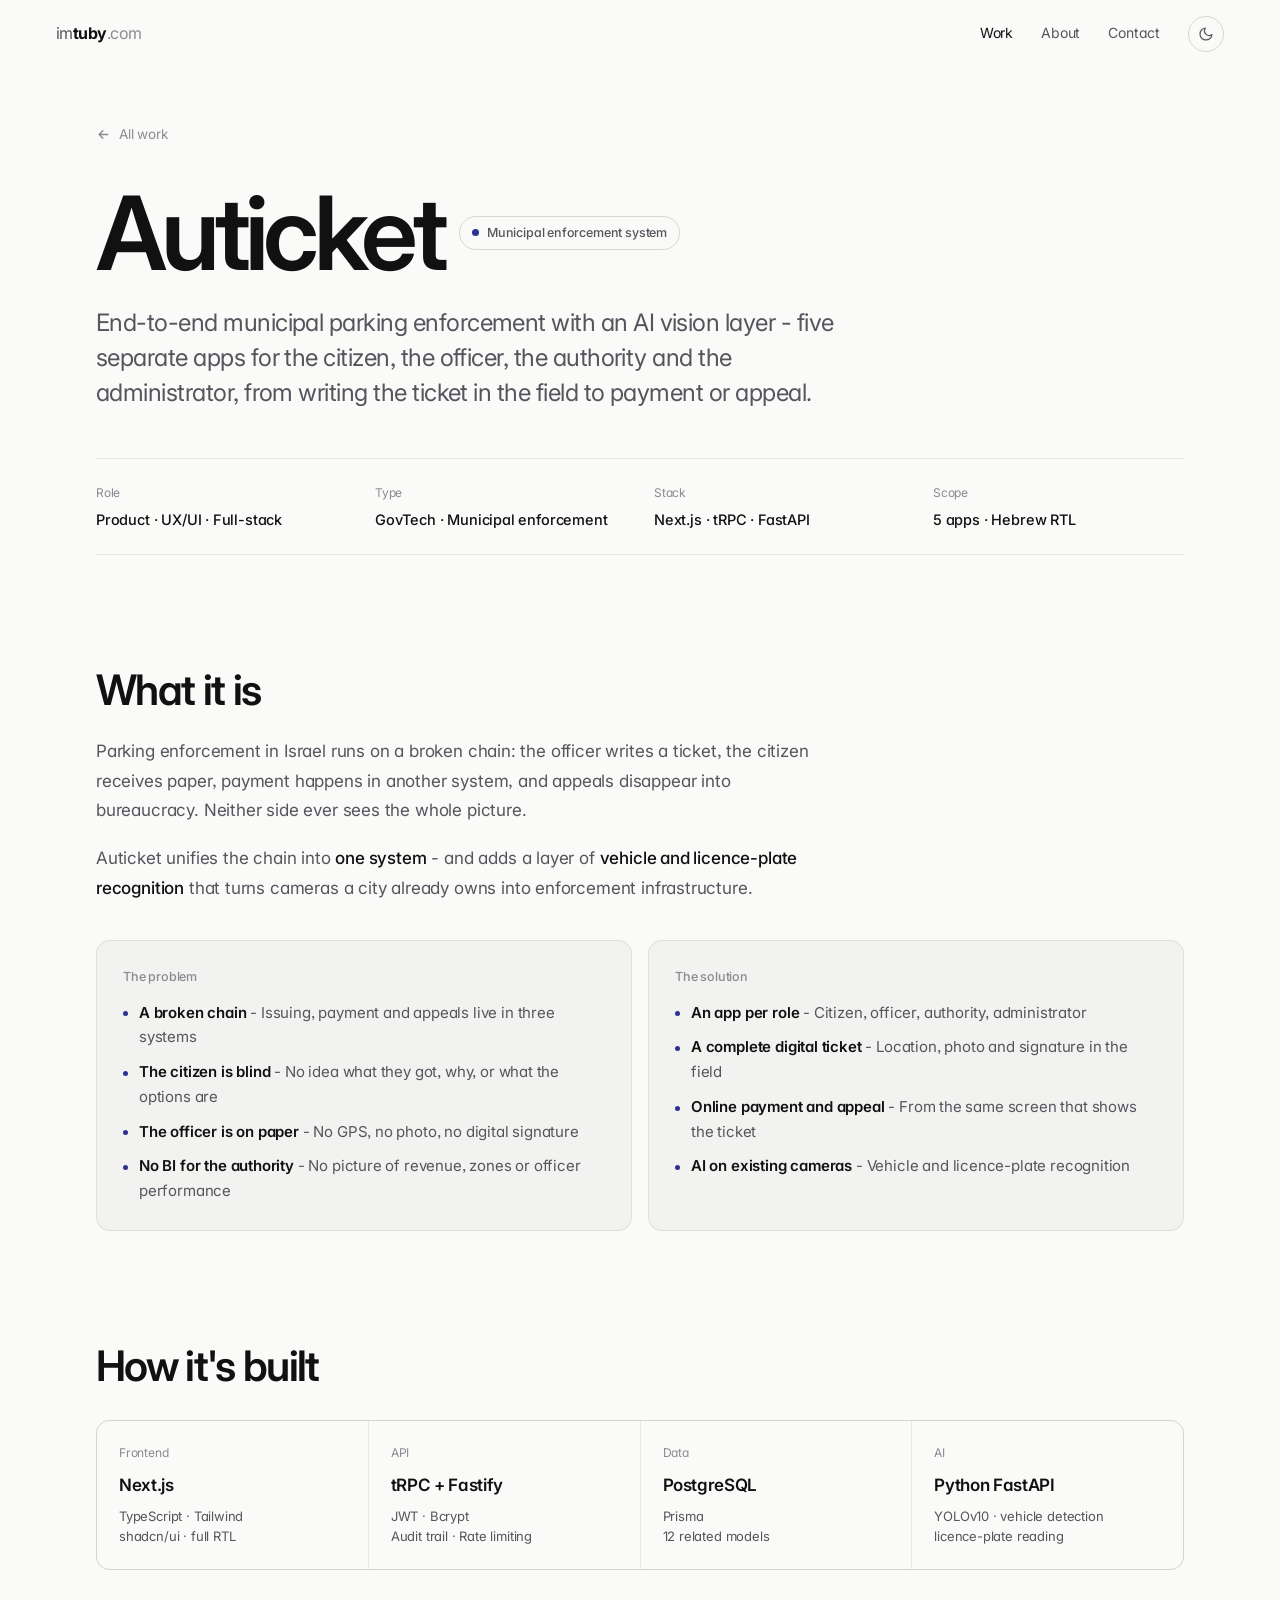
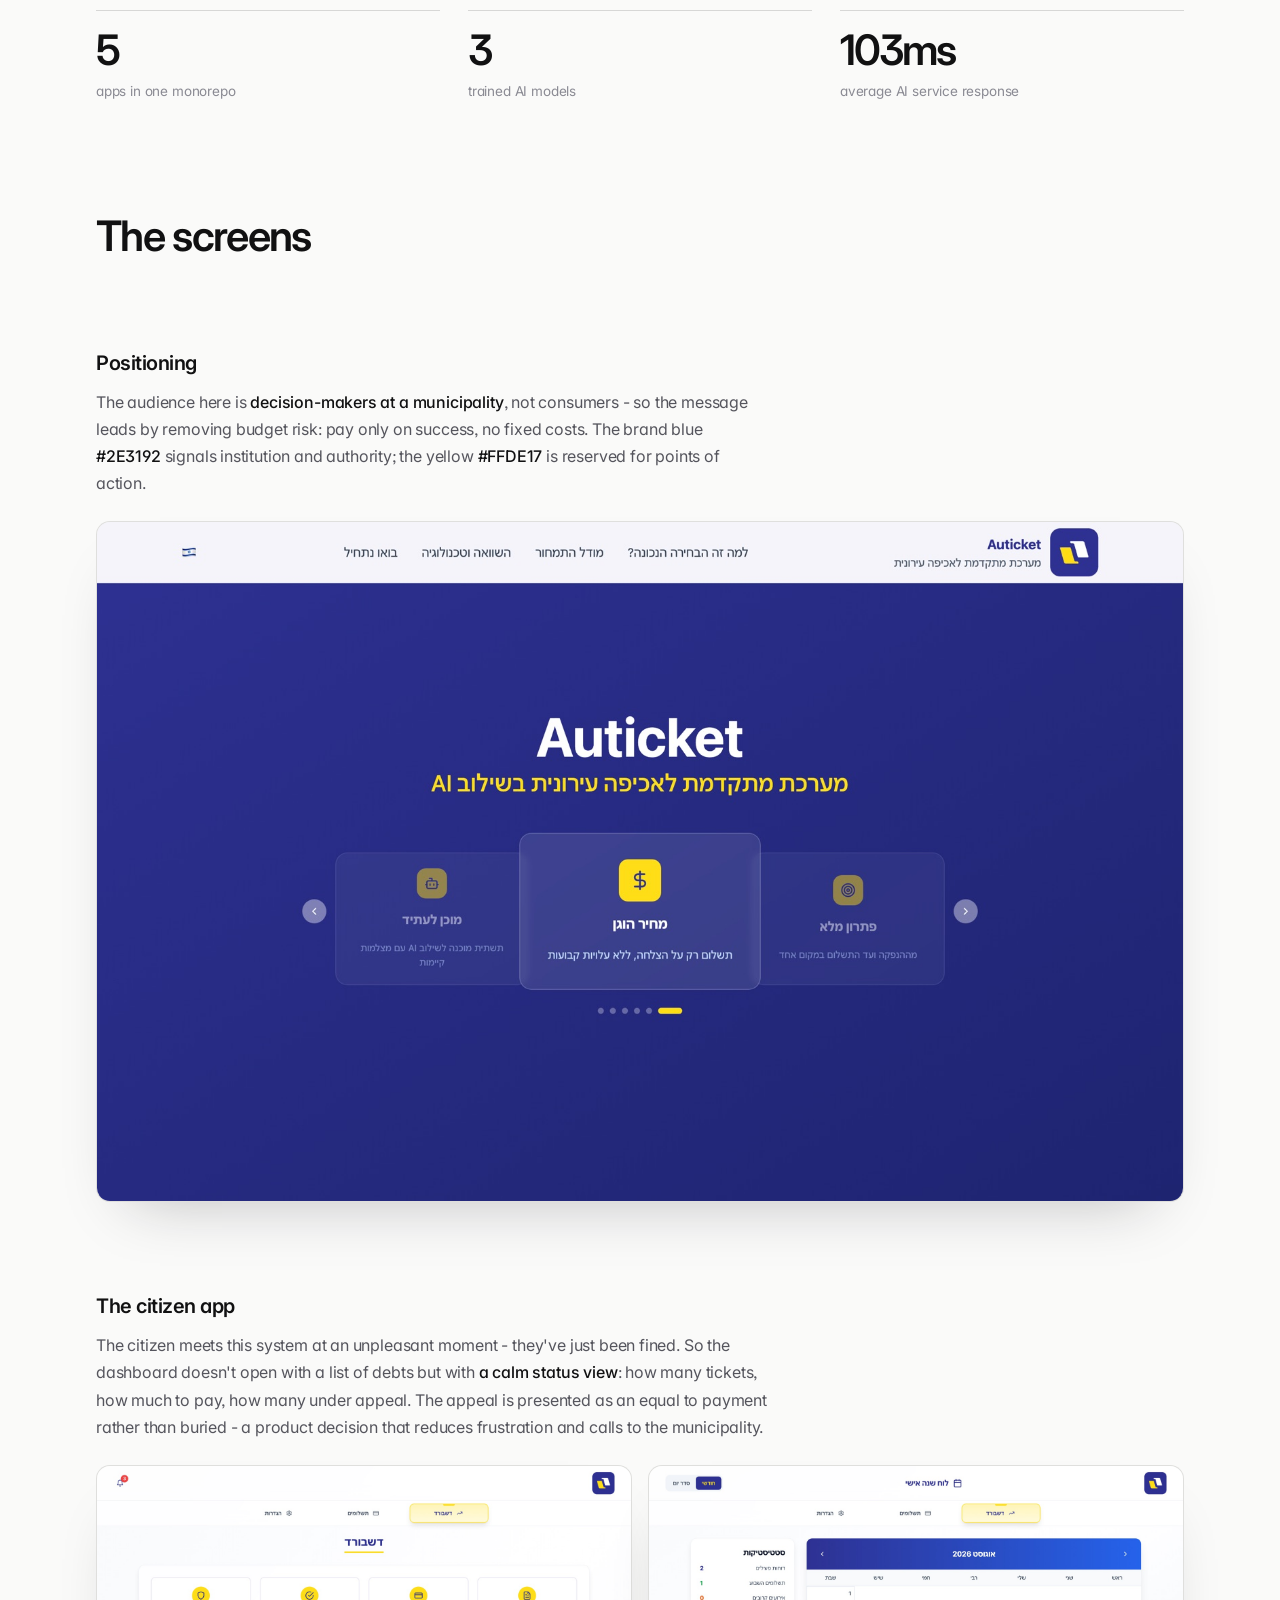
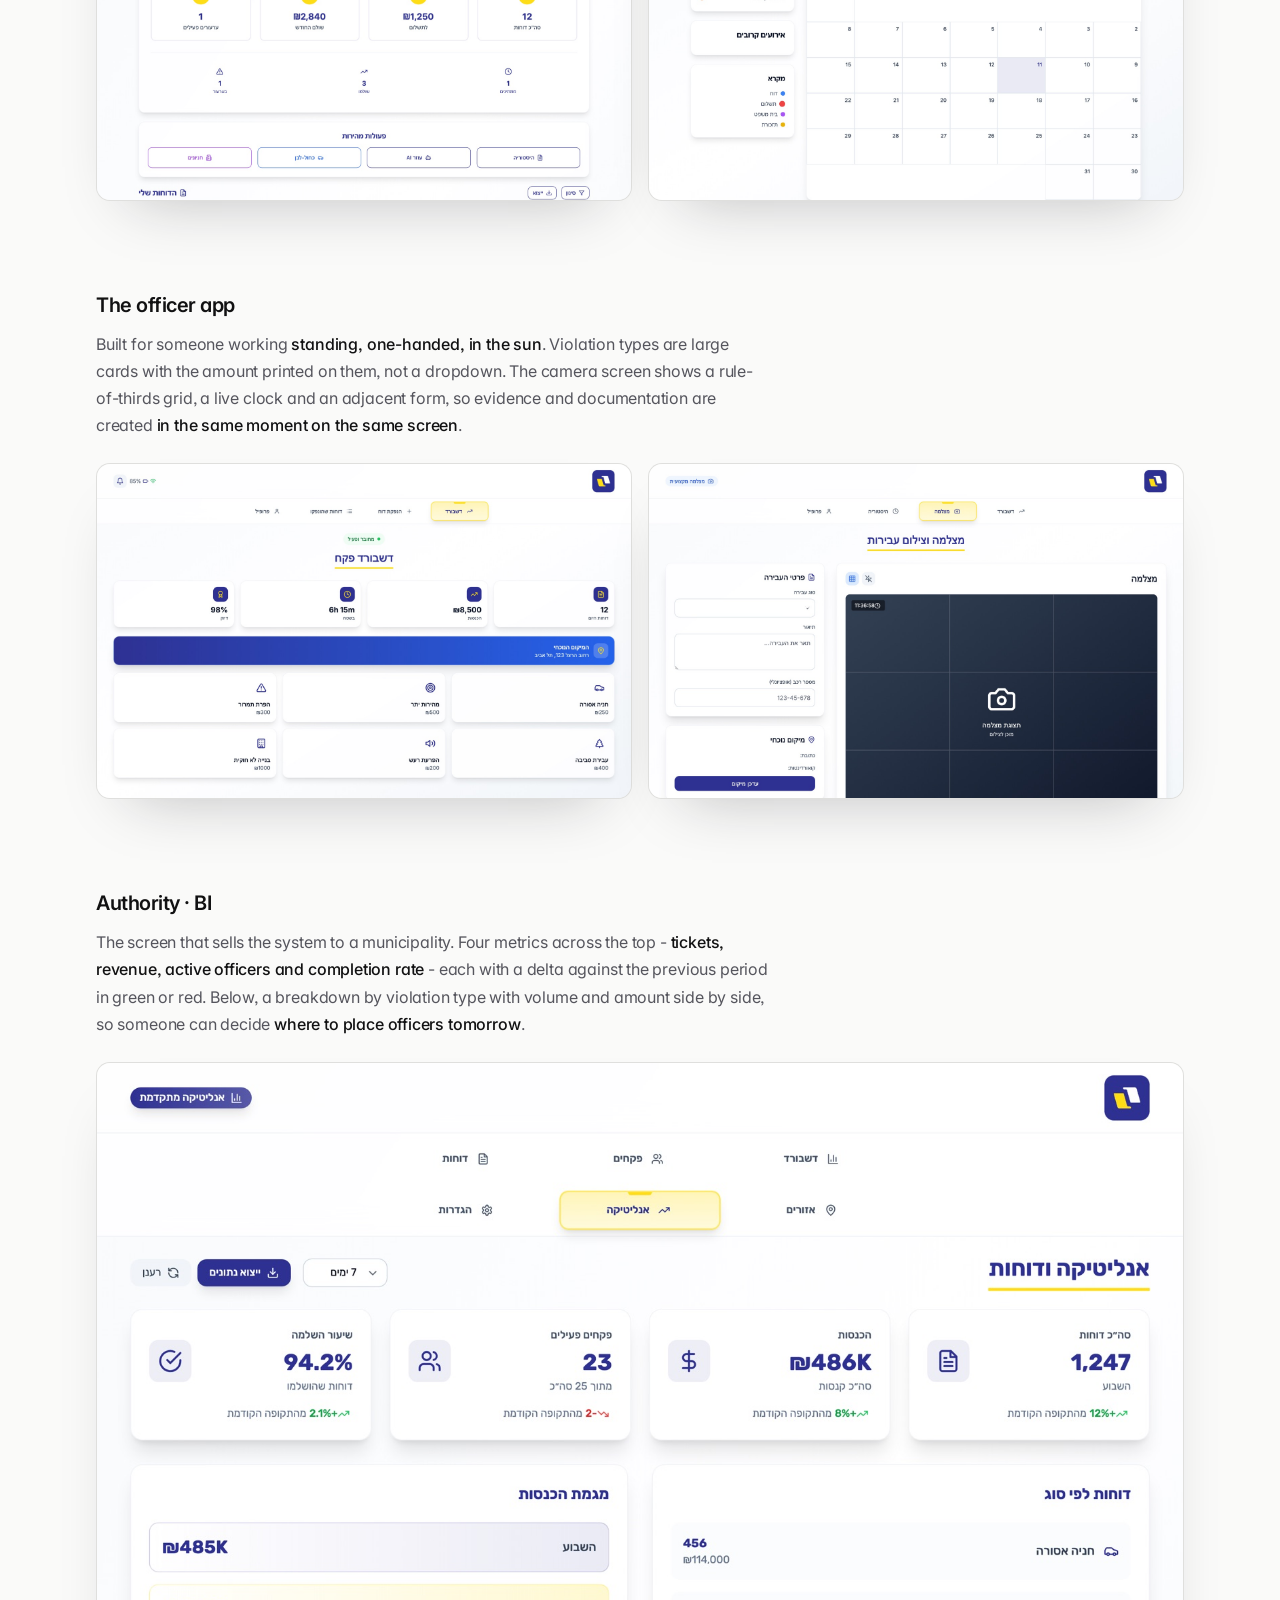
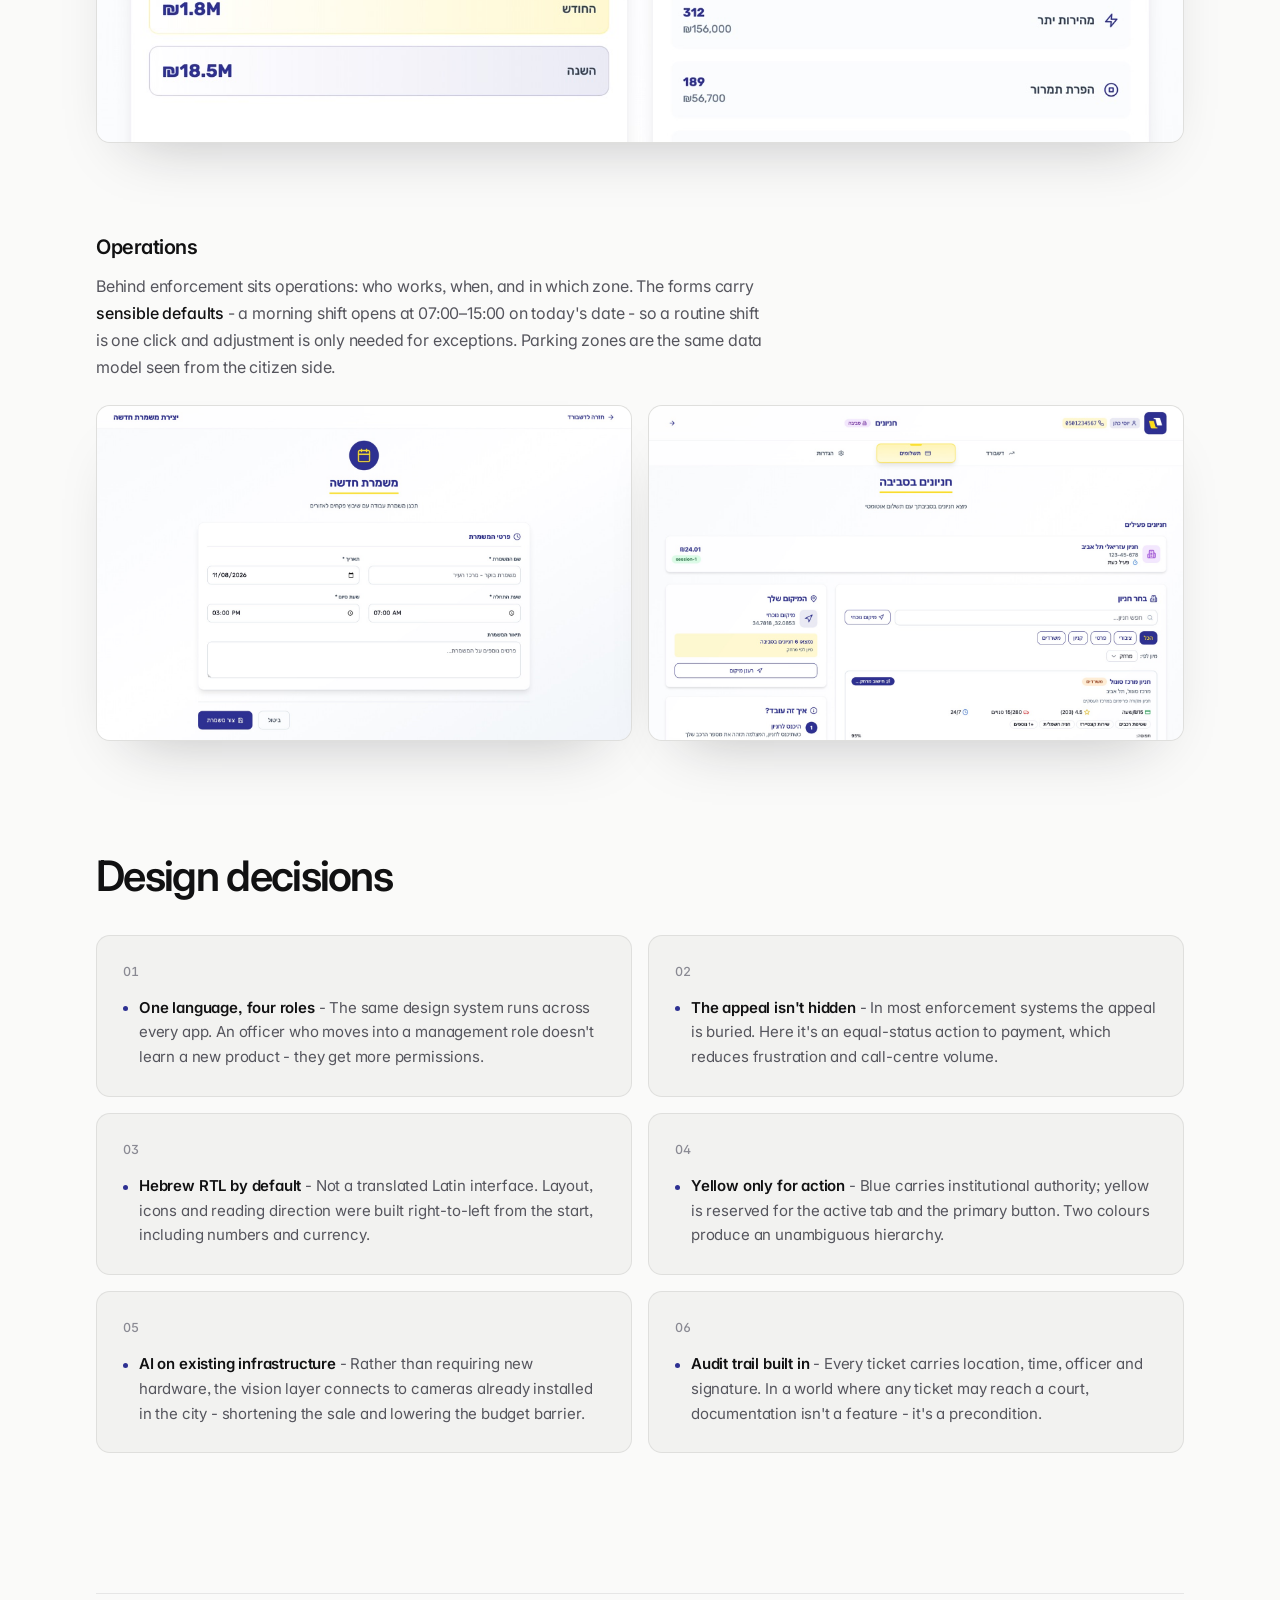
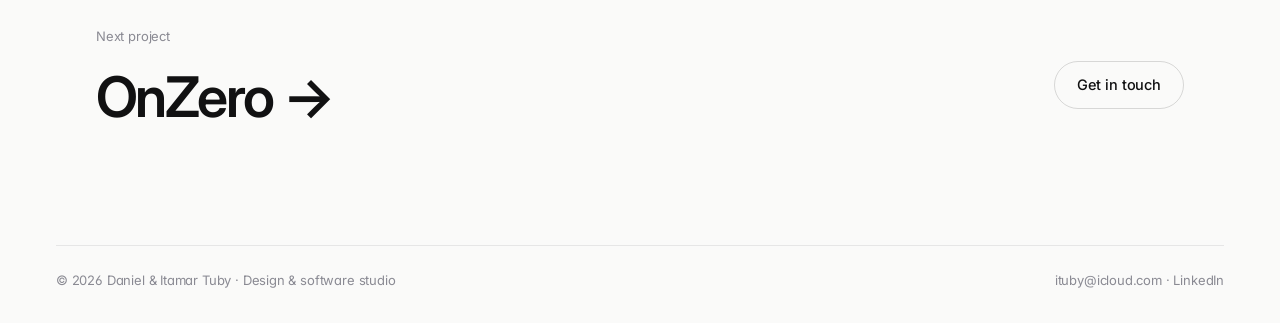
<file: auticket.html>
<!doctype html>
<html lang="en" data-theme="dark" class="no-js">
<head>
<meta charset="utf-8">
<meta name="viewport" content="width=device-width, initial-scale=1">
<title>Auticket - Municipal enforcement system - Daniel &amp; Itamar Tuby</title>
<meta name="description" content="End-to-end municipal parking enforcement with an AI vision layer - five separate apps for the citizen, the officer, the authority and the administrator, from writing the ticket in the field to payment or appeal.">
<link rel="canonical" href="https://imtuby.com/auticket.html">
<meta property="og:type" content="website">
<meta property="og:site_name" content="Daniel &amp; Itamar Tuby">
<meta property="og:title" content="Auticket - Municipal enforcement system - Daniel &amp; Itamar Tuby">
<meta property="og:description" content="End-to-end municipal parking enforcement with an AI vision layer - five separate apps for the citizen, the officer, the authority and the administrator, from writing the ticket in the field to payment or appeal.">
<meta property="og:url" content="https://imtuby.com/auticket.html">
<meta property="og:image" content="https://imtuby.com/img/covers/auticket.jpg">
<meta name="twitter:card" content="summary_large_image">
<meta name="theme-color" content="#0A0A0B">
<link rel="icon" href="favicon.svg" type="image/svg+xml">
<script>try{var t=localStorage.getItem('it-theme')||(matchMedia('(prefers-color-scheme: light)').matches?'light':'dark');document.documentElement.dataset.theme=t}catch(e){}</script>
<link rel="preconnect" href="https://fonts.googleapis.com">
<link rel="preconnect" href="https://fonts.gstatic.com" crossorigin>
<link href="https://fonts.googleapis.com/css2?family=Inter:wght@400;500;600;700&family=Instrument+Serif:ital@0;1&display=swap" rel="stylesheet">
<link rel="stylesheet" href="style.css?v=1790340133">
</head>
<body style="--accent:#2E3192">

<header class="nav">
  <a class="nav__mark" href="index.html#top" aria-label="Daniel &amp; Itamar Tuby - home"><span class="nm-i">im</span><span class="nm-n">tuby</span><span class="nm-t">.com</span></a>
  <nav class="nav__links" aria-label="Primary">
    <a href="index.html#work" aria-current="page">Work</a>
    <a href="index.html#about">About</a>
    <a href="index.html#contact">Contact</a>
  </nav>
  <button class="themetoggle" id="themetoggle" aria-label="Toggle colour theme" title="Toggle theme">
    <svg class="themetoggle__sun" viewBox="0 0 24 24" fill="none" stroke="currentColor" stroke-width="1.8" stroke-linecap="round"><circle cx="12" cy="12" r="4.5"/><path d="M12 2v2M12 20v2M2 12h2M20 12h2M4.9 4.9l1.4 1.4M17.7 17.7l1.4 1.4M19.1 4.9l-1.4 1.4M6.3 17.7l-1.4 1.4"/></svg>
    <svg class="themetoggle__moon" viewBox="0 0 24 24" fill="none" stroke="currentColor" stroke-width="1.8" stroke-linecap="round" stroke-linejoin="round"><path d="M21 12.8A9 9 0 1 1 11.2 3a7 7 0 0 0 9.8 9.8z"/></svg>
  </button>
  <button class="burger" id="burger" aria-label="Open menu" aria-expanded="false" aria-controls="drawer"><span></span><span></span></button>
</header>

<div class="scrim" id="scrim" hidden></div>
<aside class="drawer" id="drawer" aria-label="Menu" aria-hidden="true" inert>
  <nav class="drawer__links">
    <a href="index.html#work"><span>01</span>Work</a>
    <a href="index.html#about"><span>02</span>About</a>
    <a href="index.html#contact"><span>03</span>Contact</a>
  </nav>
  <div class="drawer__foot">
    <a href="mailto:ituby@icloud.com">ituby@icloud.com</a>
    <a href="https://www.linkedin.com/in/tubyitamar/" target="_blank" rel="noopener">LinkedIn</a>
  </div>
</aside>

<!--built-->
<section class="phero pnav">
  <a class="backlink reveal" href="index.html#work">
    <svg viewBox="0 0 24 24" fill="none" stroke="currentColor" stroke-width="2.2" stroke-linecap="round" stroke-linejoin="round"><path d="M19 12H5M11 18l-6-6 6-6"/></svg>
    All work
  </a>

  <div class="phero__top reveal">
    <h1 class="phero__name">Auticket</h1>
    <span class="phero__kind">Municipal enforcement system</span>
  </div>
  <p class="phero__lede reveal">End-to-end municipal parking enforcement with an AI vision layer - five separate apps for the citizen, the officer, the authority and the administrator, from writing the ticket in the field to payment or appeal.</p>

  <dl class="phero__meta reveal">
    <div><dt>Role</dt><dd>Product · UX/UI · Full-stack</dd></div>
    <div><dt>Type</dt><dd>GovTech · Municipal enforcement</dd></div>
    <div><dt>Stack</dt><dd>Next.js · tRPC · FastAPI</dd></div>
    <div><dt>Scope</dt><dd>5 apps · Hebrew RTL</dd></div>
  </dl>
</section>

<section class="psec reveal">
  <h2 class="psec__h">What it is</h2>
  <p class="psec__p">Parking enforcement in Israel runs on a broken chain: the officer writes a ticket, the citizen receives paper, payment happens in another system, and appeals disappear into bureaucracy. Neither side ever sees the whole picture.</p>
  <p class="psec__p">Auticket unifies the chain into <b>one system</b> - and adds a layer of <b>vehicle and licence-plate recognition</b> that turns cameras a city already owns into enforcement infrastructure.</p>
  <div class="pcols">
    <div class="pcard">
      <h4>The problem</h4>
      <ul>
        <li><b>A broken chain</b> - Issuing, payment and appeals live in three systems</li>
        <li><b>The citizen is blind</b> - No idea what they got, why, or what the options are</li>
        <li><b>The officer is on paper</b> - No GPS, no photo, no digital signature</li>
        <li><b>No BI for the authority</b> - No picture of revenue, zones or officer performance</li>
      </ul>
    </div>
    <div class="pcard">
      <h4>The solution</h4>
      <ul>
        <li><b>An app per role</b> - Citizen, officer, authority, administrator</li>
        <li><b>A complete digital ticket</b> - Location, photo and signature in the field</li>
        <li><b>Online payment and appeal</b> - From the same screen that shows the ticket</li>
        <li><b>AI on existing cameras</b> - Vehicle and licence-plate recognition</li>
      </ul>
    </div>
  </div>
</section>

<section class="psec reveal">
  <h2 class="psec__h">How it's built</h2>
  <div class="pstack">
    <div class="plyr"><div class="t">Frontend</div><div class="n">Next.js</div><div class="d">TypeScript · Tailwind<br>shadcn/ui · full RTL</div></div>
    <div class="plyr"><div class="t">API</div><div class="n">tRPC + Fastify</div><div class="d">JWT · Bcrypt<br>Audit trail · Rate limiting</div></div>
    <div class="plyr"><div class="t">Data</div><div class="n">PostgreSQL</div><div class="d">Prisma<br>12 related models</div></div>
    <div class="plyr"><div class="t">AI</div><div class="n">Python FastAPI</div><div class="d">YOLOv10 · vehicle detection<br>licence-plate reading</div></div>
  </div>
  <div class="pnums">
    <div class="pnum"><b>5</b><span>apps in one monorepo</span></div>
    <div class="pnum"><b>3</b><span>trained AI models</span></div>
    <div class="pnum"><b>103ms</b><span>average AI service response</span></div>
  </div>
</section>

<section class="psec">
  <h2 class="psec__h reveal">The screens</h2>
  <div class="pshot reveal">
    <div class="pshot__note"><h4>Positioning</h4><p>The audience here is <b>decision-makers at a municipality</b>, not consumers - so the message leads by removing budget risk: pay only on success, no fixed costs. The brand blue <b>#2E3192</b> signals institution and authority; the yellow <b>#FFDE17</b> is reserved for points of action.</p></div>
    <figure><img loading="lazy" src="img/shots/auticket-landing-home.jpg" alt="Auticket - Positioning"></figure>
  </div>
  <div class="pshot pshot--pair reveal">
    <div class="pshot__note"><h4>The citizen app</h4><p>The citizen meets this system at an unpleasant moment - they've just been fined. So the dashboard doesn't open with a list of debts but with <b>a calm status view</b>: how many tickets, how much to pay, how many under appeal. The appeal is presented as an equal to payment rather than buried - a product decision that reduces frustration and calls to the municipality.</p></div>
    <figure><img loading="lazy" src="img/shots/auticket-citizen-dashboard.jpg" alt="Auticket - The citizen app"></figure>
    <figure><img loading="lazy" src="img/shots/auticket-citizen-calendar.jpg" alt="Auticket - The citizen app"></figure>
  </div>
  <div class="pshot pshot--pair reveal">
    <div class="pshot__note"><h4>The officer app</h4><p>Built for someone working <b>standing, one-handed, in the sun</b>. Violation types are large cards with the amount printed on them, not a dropdown. The camera screen shows a rule-of-thirds grid, a live clock and an adjacent form, so evidence and documentation are created <b>in the same moment on the same screen</b>.</p></div>
    <figure><img loading="lazy" src="img/shots/auticket-officer-home.jpg" alt="Auticket - The officer app"></figure>
    <figure><img loading="lazy" src="img/shots/auticket-officer-camera.jpg" alt="Auticket - The officer app"></figure>
  </div>
  <div class="pshot reveal">
    <div class="pshot__note"><h4>Authority · BI</h4><p>The screen that sells the system to a municipality. Four metrics across the top - <b>tickets, revenue, active officers and completion rate</b> - each with a delta against the previous period in green or red. Below, a breakdown by violation type with volume and amount side by side, so someone can decide <b>where to place officers tomorrow</b>.</p></div>
    <figure><img loading="lazy" src="img/shots/auticket-authority-analytics.jpg" alt="Auticket - Authority · BI"></figure>
  </div>
  <div class="pshot pshot--pair reveal">
    <div class="pshot__note"><h4>Operations</h4><p>Behind enforcement sits operations: who works, when, and in which zone. The forms carry <b>sensible defaults</b> - a morning shift opens at 07:00–15:00 on today's date - so a routine shift is one click and adjustment is only needed for exceptions. Parking zones are the same data model seen from the citizen side.</p></div>
    <figure><img loading="lazy" src="img/shots/auticket-authority-shift.jpg" alt="Auticket - Operations"></figure>
    <figure><img loading="lazy" src="img/shots/auticket-citizen-lots.jpg" alt="Auticket - Operations"></figure>
  </div>
</section>

<section class="psec reveal">
  <h2 class="psec__h">Design decisions</h2>
  <div class="pcols">
    <div class="pcard"><h4>01</h4><ul><li><b>One language, four roles</b> - The same design system runs across every app. An officer who moves into a management role doesn't learn a new product - they get more permissions.</li></ul></div>
    <div class="pcard"><h4>02</h4><ul><li><b>The appeal isn't hidden</b> - In most enforcement systems the appeal is buried. Here it's an equal-status action to payment, which reduces frustration and call-centre volume.</li></ul></div>
    <div class="pcard"><h4>03</h4><ul><li><b>Hebrew RTL by default</b> - Not a translated Latin interface. Layout, icons and reading direction were built right-to-left from the start, including numbers and currency.</li></ul></div>
    <div class="pcard"><h4>04</h4><ul><li><b>Yellow only for action</b> - Blue carries institutional authority; yellow is reserved for the active tab and the primary button. Two colours produce an unambiguous hierarchy.</li></ul></div>
    <div class="pcard"><h4>05</h4><ul><li><b>AI on existing infrastructure</b> - Rather than requiring new hardware, the vision layer connects to cameras already installed in the city - shortening the sale and lowering the budget barrier.</li></ul></div>
    <div class="pcard"><h4>06</h4><ul><li><b>Audit trail built in</b> - Every ticket carries location, time, officer and signature. In a world where any ticket may reach a court, documentation isn't a feature - it's a precondition.</li></ul></div>
  </div>
</section>
<!--/built-->

<section class="pnext reveal">
  <div class="pnext__inner">
    <a href="onzero.html">
      <div class="pnext__lbl">Next project</div>
      <div class="pnext__name">OnZero →</div>
    </a>
    <a class="btn btn--ghost" href="index.html#contact"><span>Get in touch</span></a>
  </div>
</section>

<div class="pfoot">
  <footer class="foot">
    <span>© 2026 Daniel &amp; Itamar Tuby · Design &amp; software studio</span>
    <span><a href="mailto:ituby@icloud.com">ituby@icloud.com</a> · <a href="https://www.linkedin.com/in/tubyitamar/" target="_blank" rel="noopener">LinkedIn</a></span>
  </footer>
</div>

<script src="script.js?v=1790340133"></script>
</body>
</html>
</file>
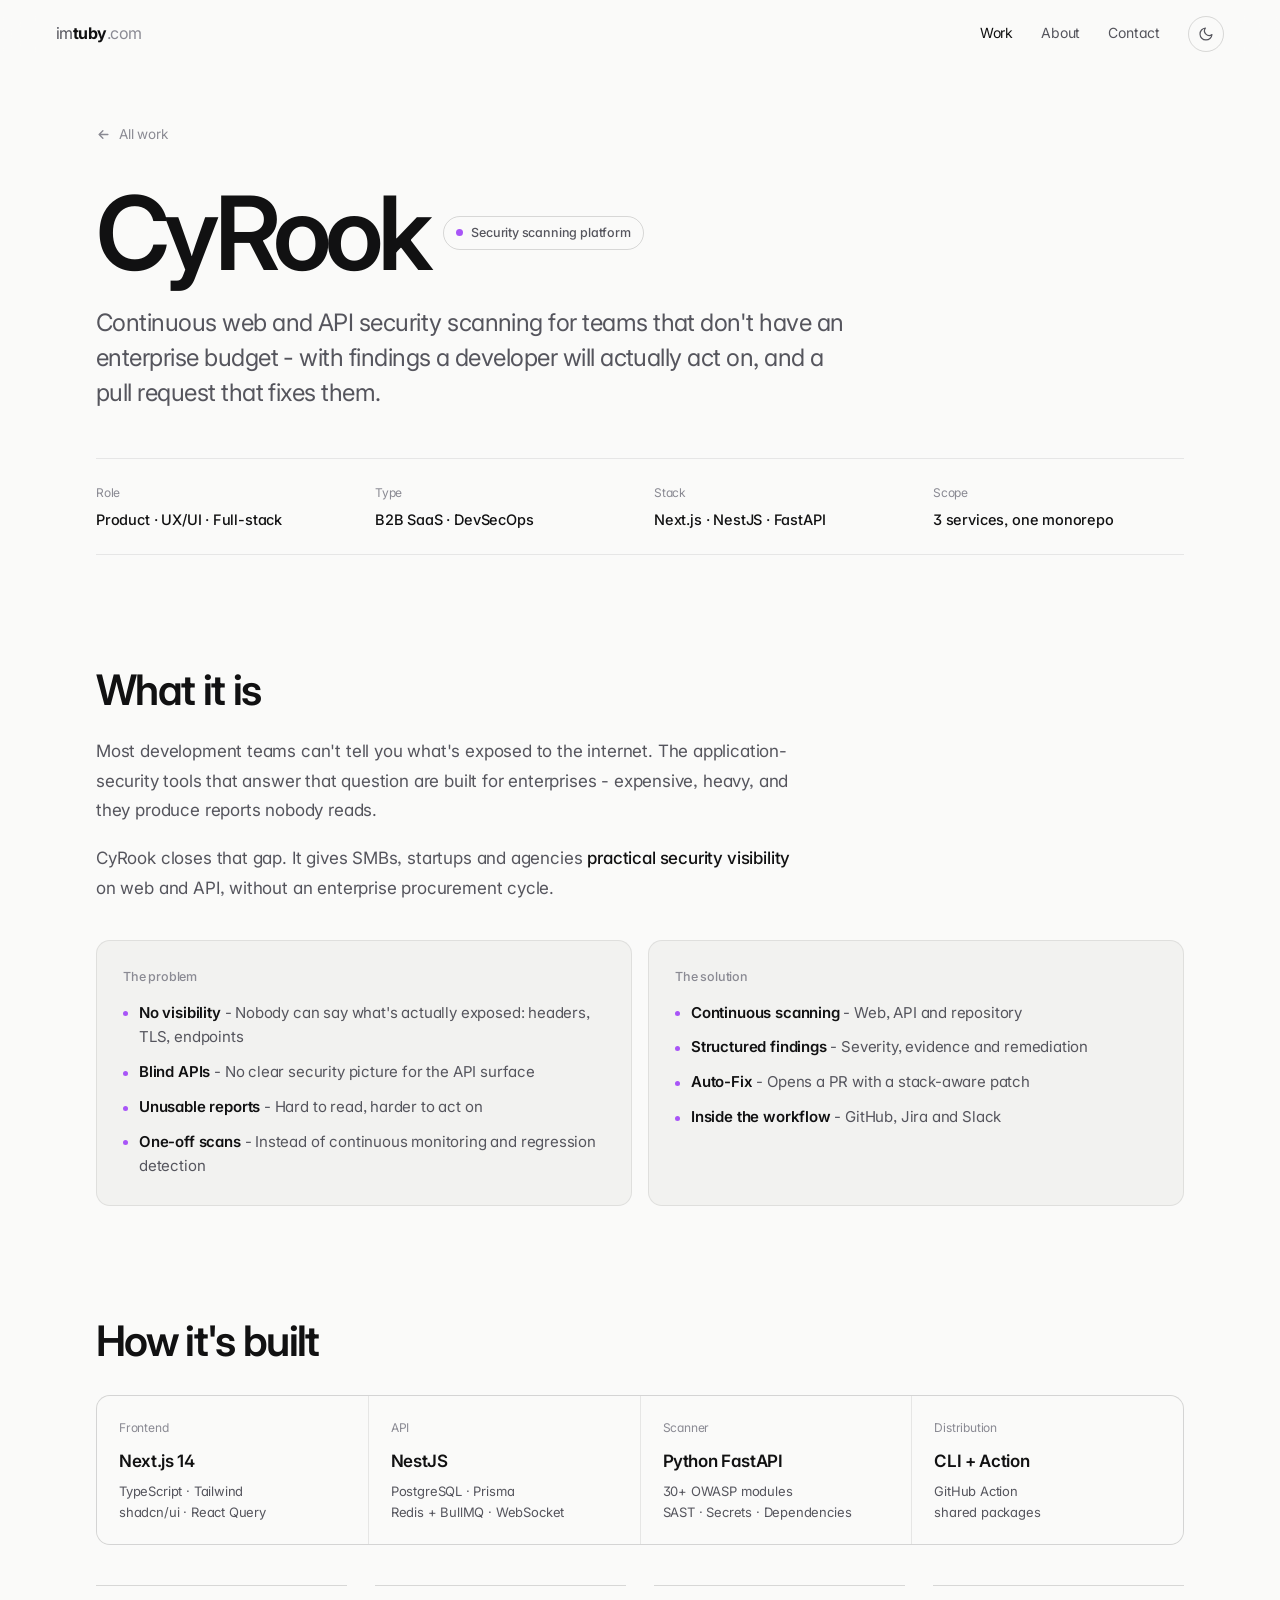
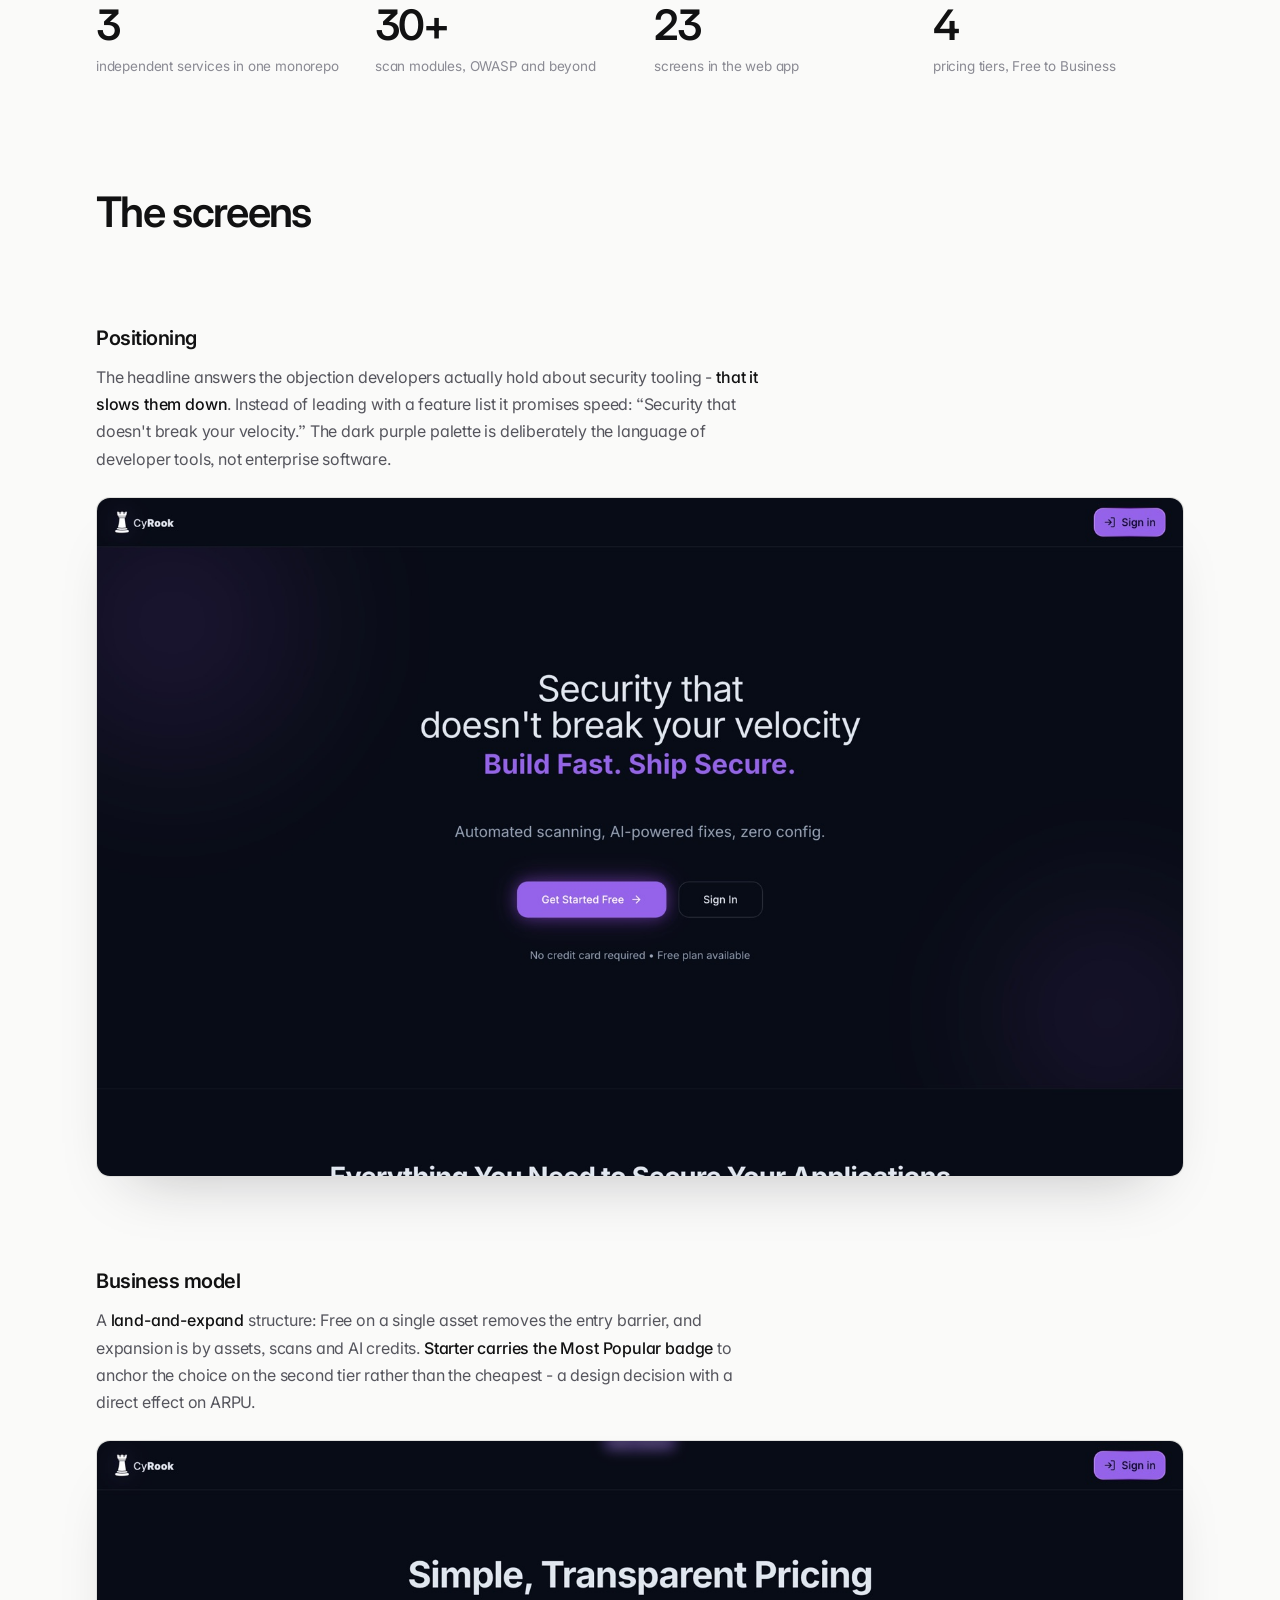
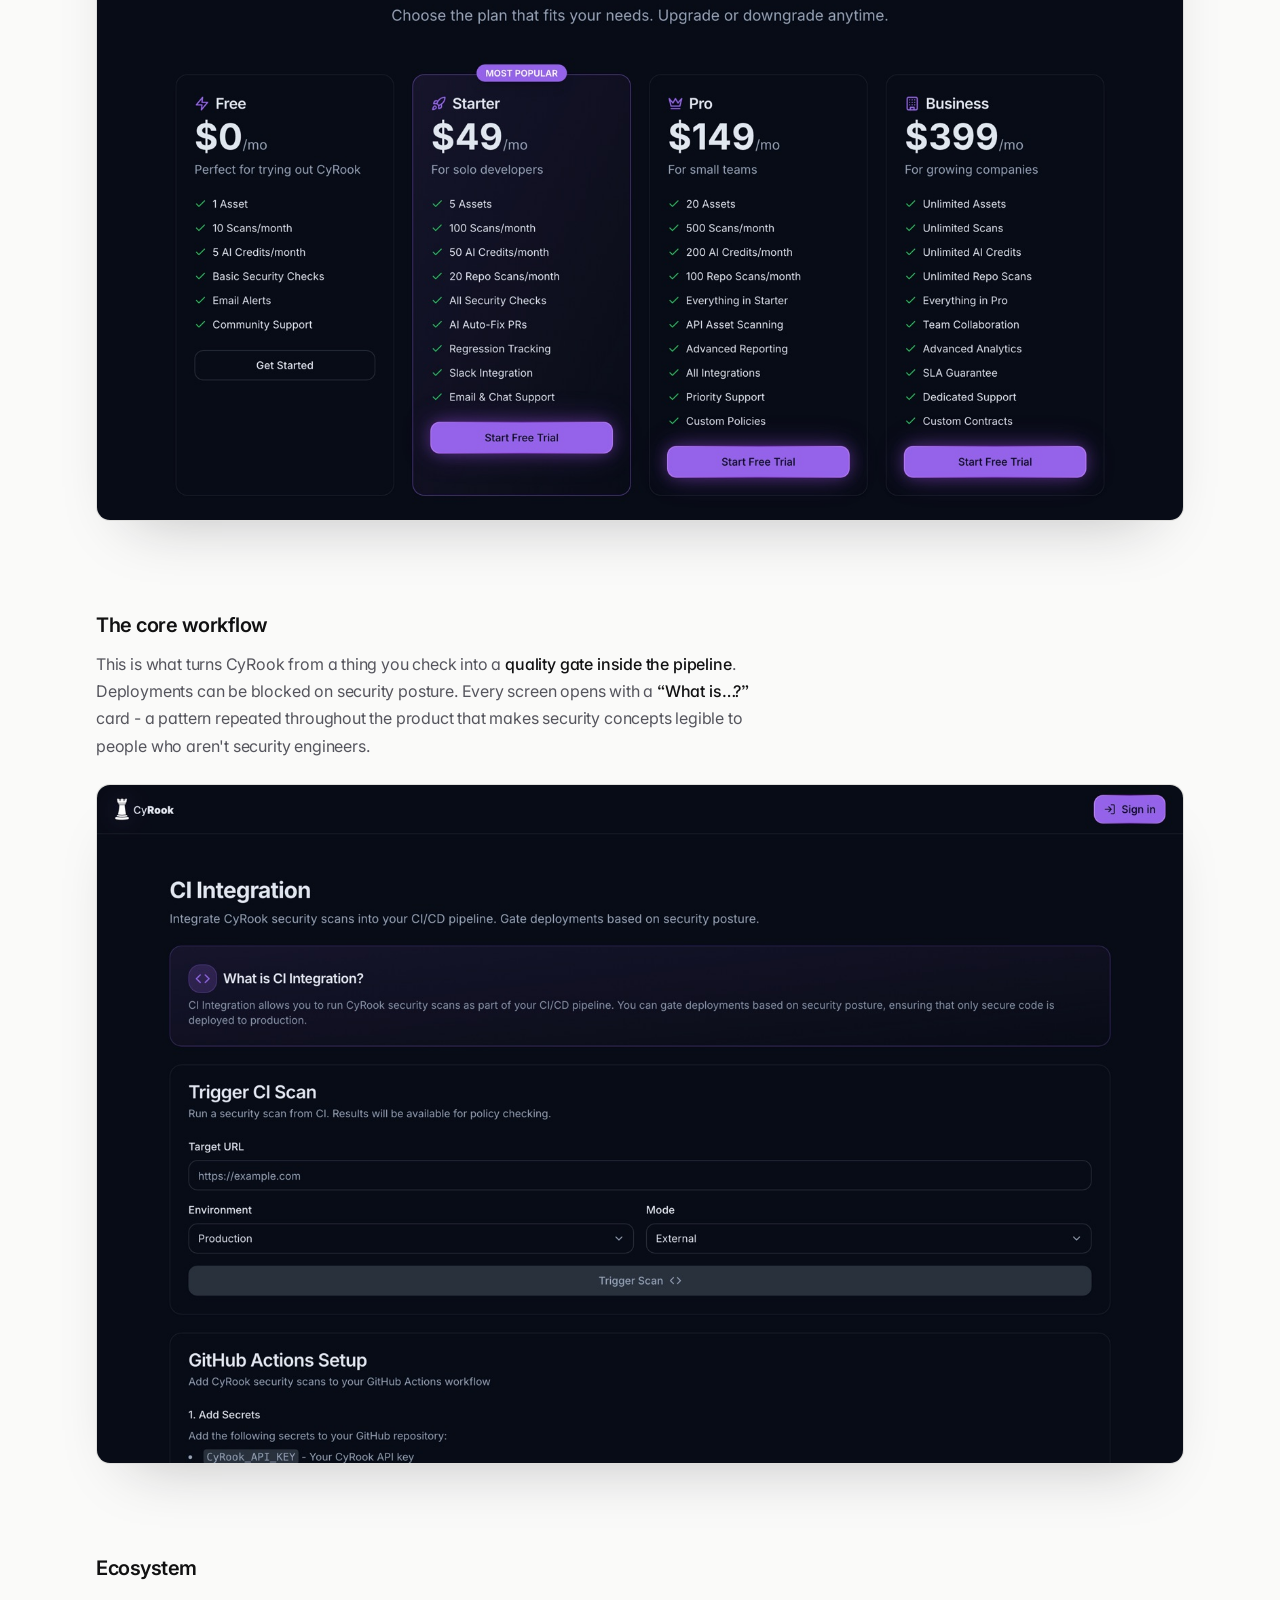
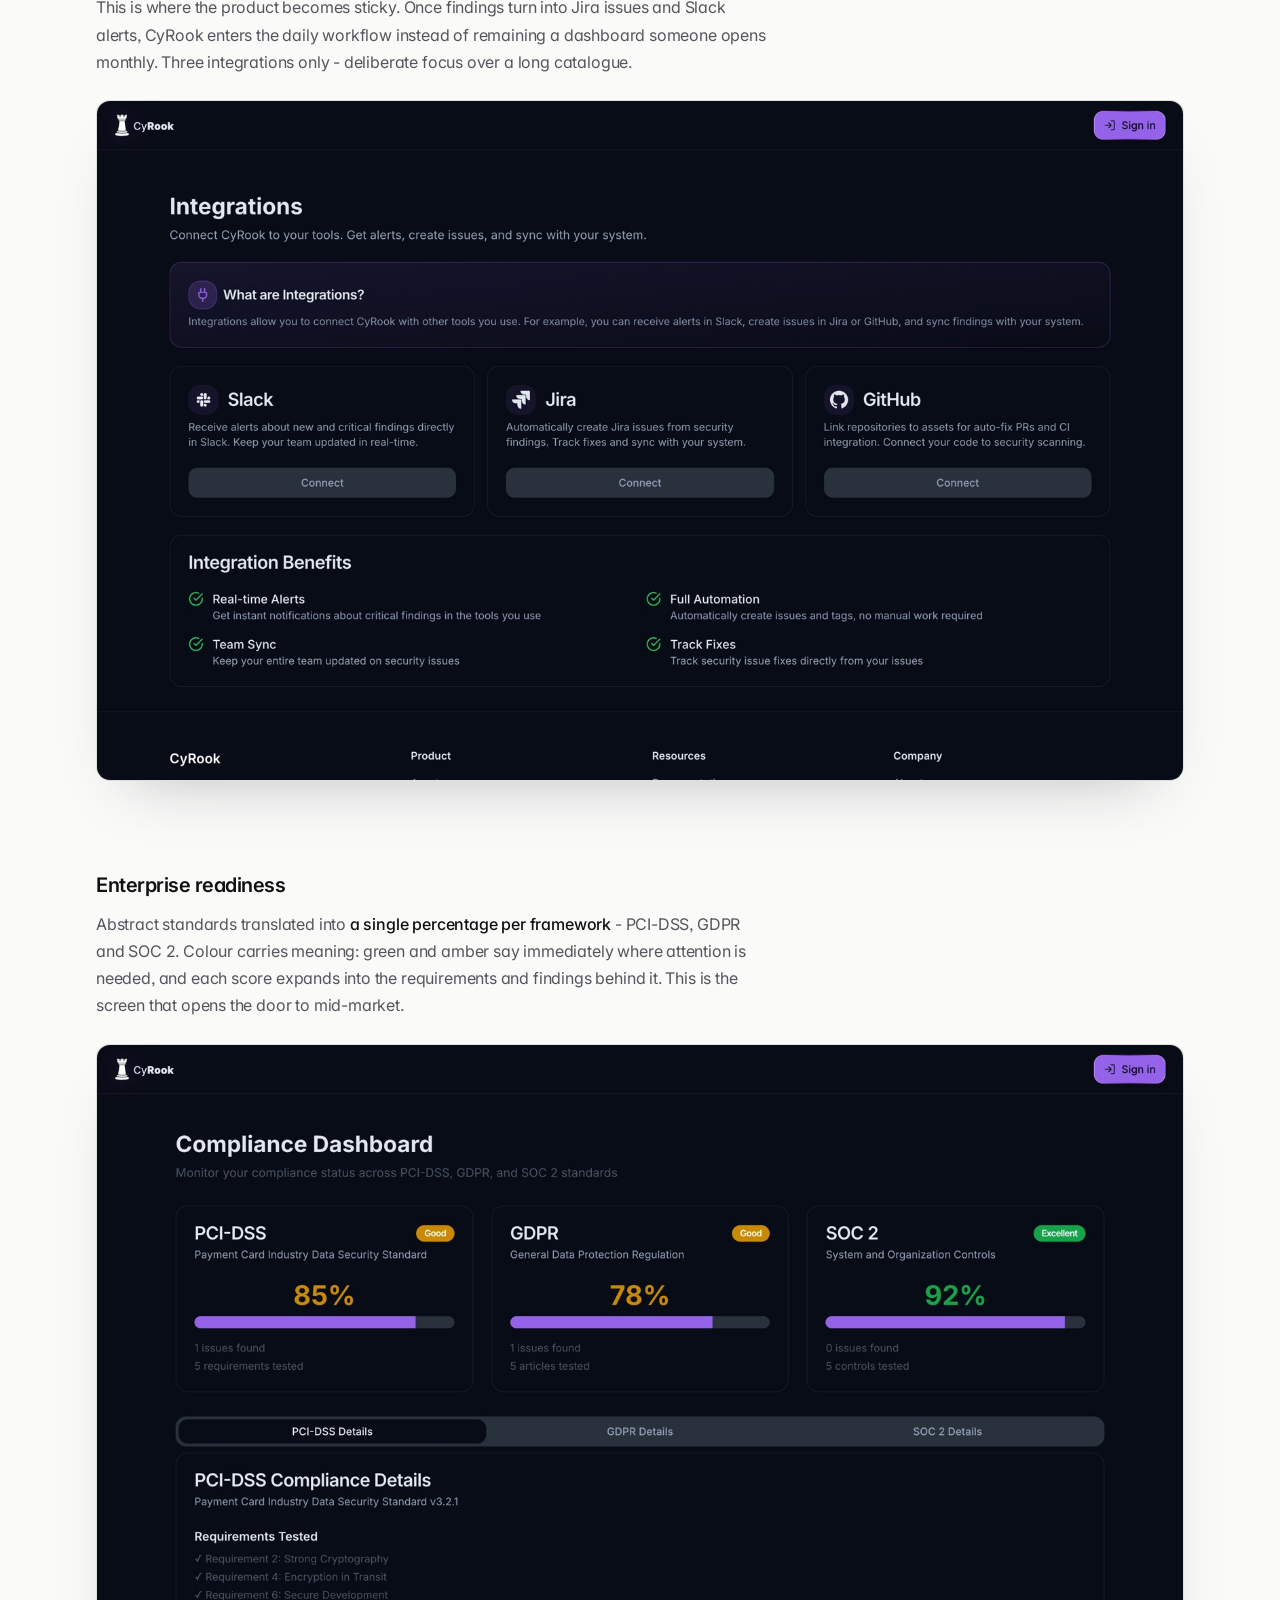
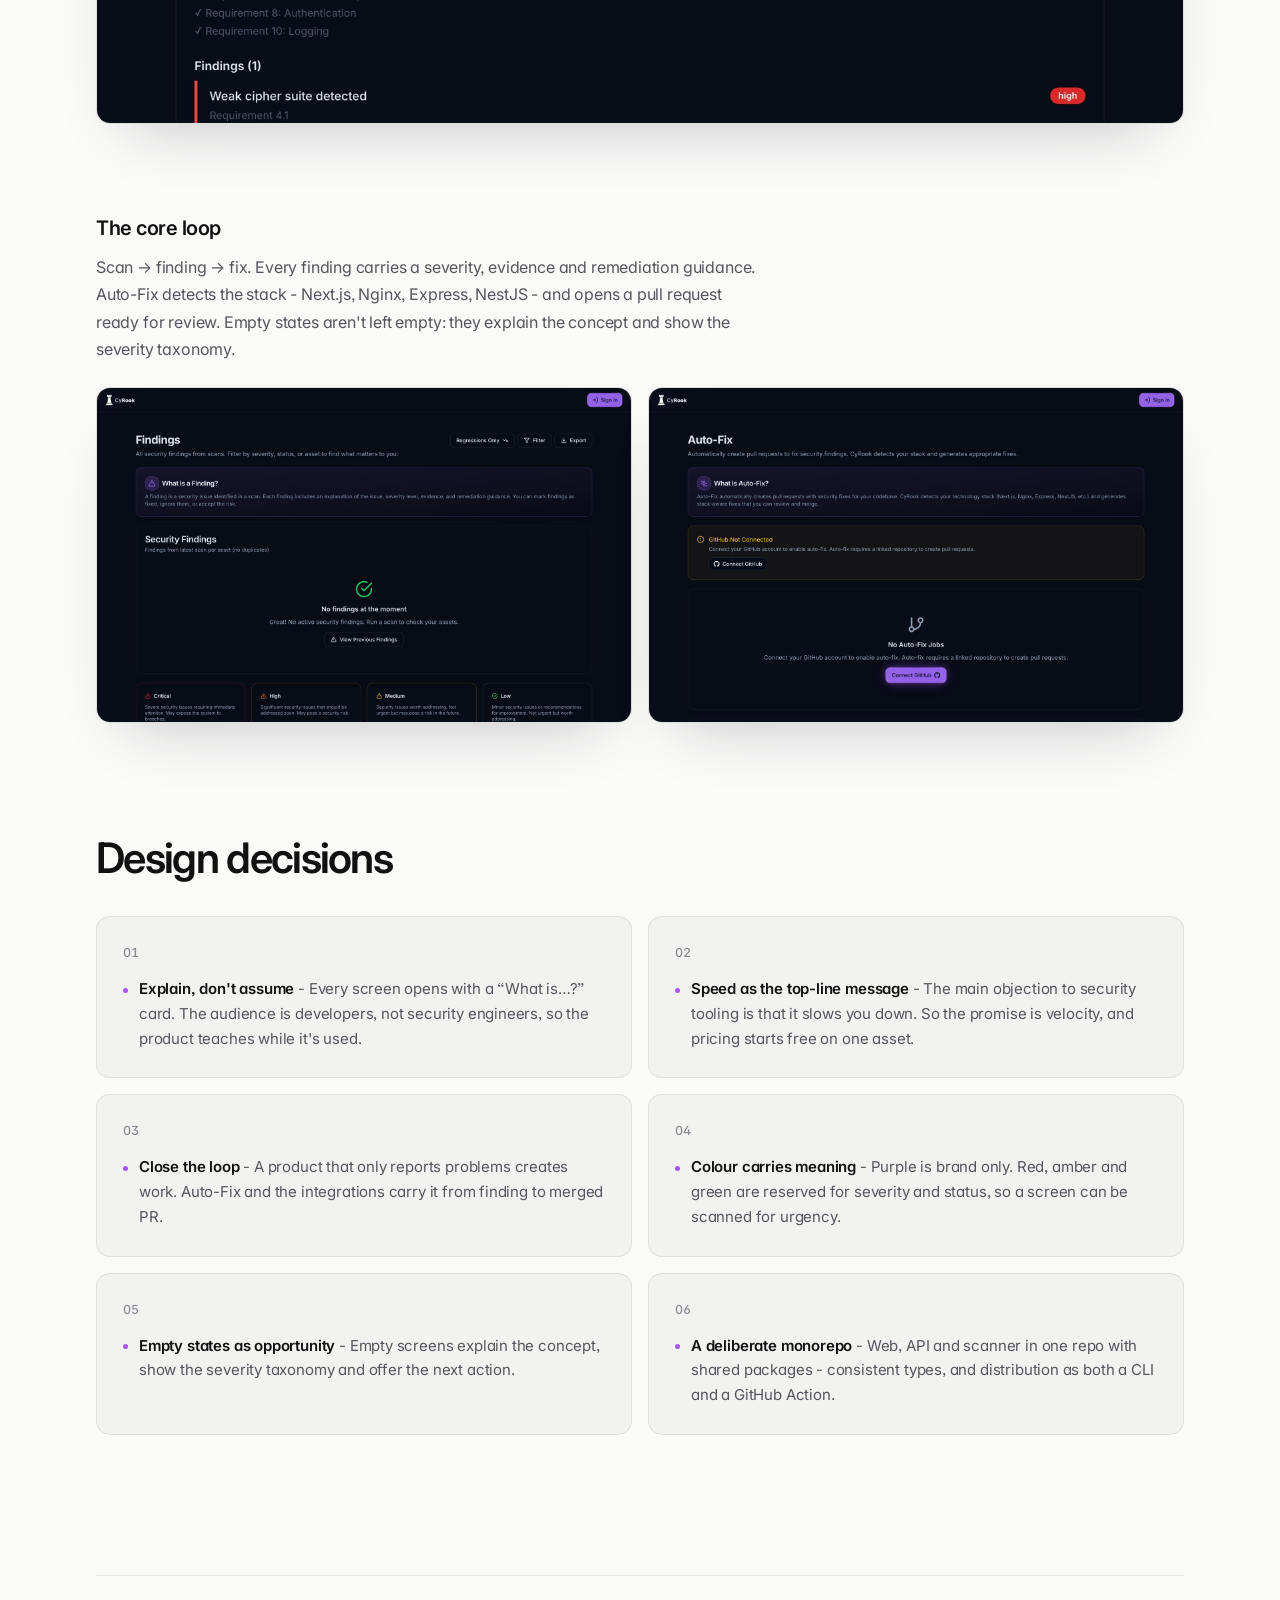
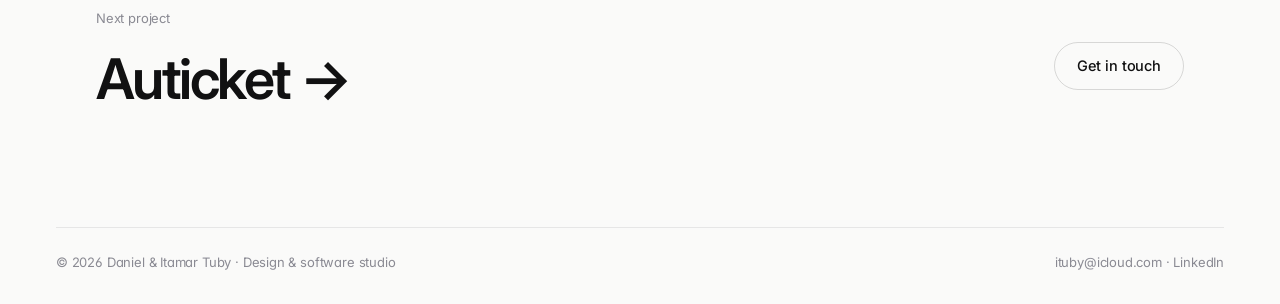
<file: cyrook.html>
<!doctype html>
<html lang="en" data-theme="dark" class="no-js">
<head>
<meta charset="utf-8">
<meta name="viewport" content="width=device-width, initial-scale=1">
<title>CyRook - Security scanning platform - Daniel &amp; Itamar Tuby</title>
<meta name="description" content="Continuous web and API security scanning for teams that don't have an enterprise budget - with findings a developer will actually act on, and a pull request that fixes them.">
<link rel="canonical" href="https://imtuby.com/cyrook.html">
<meta property="og:type" content="website">
<meta property="og:site_name" content="Daniel &amp; Itamar Tuby">
<meta property="og:title" content="CyRook - Security scanning platform - Daniel &amp; Itamar Tuby">
<meta property="og:description" content="Continuous web and API security scanning for teams that don't have an enterprise budget - with findings a developer will actually act on, and a pull request that fixes them.">
<meta property="og:url" content="https://imtuby.com/cyrook.html">
<meta property="og:image" content="https://imtuby.com/img/covers/cyrook.jpg">
<meta name="twitter:card" content="summary_large_image">
<meta name="theme-color" content="#0A0A0B">
<link rel="icon" href="favicon.svg" type="image/svg+xml">
<script>try{var t=localStorage.getItem('it-theme')||(matchMedia('(prefers-color-scheme: light)').matches?'light':'dark');document.documentElement.dataset.theme=t}catch(e){}</script>
<link rel="preconnect" href="https://fonts.googleapis.com">
<link rel="preconnect" href="https://fonts.gstatic.com" crossorigin>
<link href="https://fonts.googleapis.com/css2?family=Inter:wght@400;500;600;700&family=Instrument+Serif:ital@0;1&display=swap" rel="stylesheet">
<link rel="stylesheet" href="style.css?v=1790340133">
</head>
<body style="--accent:#A855F7">

<header class="nav">
  <a class="nav__mark" href="index.html#top" aria-label="Daniel &amp; Itamar Tuby - home"><span class="nm-i">im</span><span class="nm-n">tuby</span><span class="nm-t">.com</span></a>
  <nav class="nav__links" aria-label="Primary">
    <a href="index.html#work" aria-current="page">Work</a>
    <a href="index.html#about">About</a>
    <a href="index.html#contact">Contact</a>
  </nav>
  <button class="themetoggle" id="themetoggle" aria-label="Toggle colour theme" title="Toggle theme">
    <svg class="themetoggle__sun" viewBox="0 0 24 24" fill="none" stroke="currentColor" stroke-width="1.8" stroke-linecap="round"><circle cx="12" cy="12" r="4.5"/><path d="M12 2v2M12 20v2M2 12h2M20 12h2M4.9 4.9l1.4 1.4M17.7 17.7l1.4 1.4M19.1 4.9l-1.4 1.4M6.3 17.7l-1.4 1.4"/></svg>
    <svg class="themetoggle__moon" viewBox="0 0 24 24" fill="none" stroke="currentColor" stroke-width="1.8" stroke-linecap="round" stroke-linejoin="round"><path d="M21 12.8A9 9 0 1 1 11.2 3a7 7 0 0 0 9.8 9.8z"/></svg>
  </button>
  <button class="burger" id="burger" aria-label="Open menu" aria-expanded="false" aria-controls="drawer"><span></span><span></span></button>
</header>

<div class="scrim" id="scrim" hidden></div>
<aside class="drawer" id="drawer" aria-label="Menu" aria-hidden="true" inert>
  <nav class="drawer__links">
    <a href="index.html#work"><span>01</span>Work</a>
    <a href="index.html#about"><span>02</span>About</a>
    <a href="index.html#contact"><span>03</span>Contact</a>
  </nav>
  <div class="drawer__foot">
    <a href="mailto:ituby@icloud.com">ituby@icloud.com</a>
    <a href="https://www.linkedin.com/in/tubyitamar/" target="_blank" rel="noopener">LinkedIn</a>
  </div>
</aside>

<!--built-->
<section class="phero pnav">
  <a class="backlink reveal" href="index.html#work">
    <svg viewBox="0 0 24 24" fill="none" stroke="currentColor" stroke-width="2.2" stroke-linecap="round" stroke-linejoin="round"><path d="M19 12H5M11 18l-6-6 6-6"/></svg>
    All work
  </a>

  <div class="phero__top reveal">
    <h1 class="phero__name">CyRook</h1>
    <span class="phero__kind">Security scanning platform</span>
  </div>
  <p class="phero__lede reveal">Continuous web and API security scanning for teams that don't have an enterprise budget - with findings a developer will actually act on, and a pull request that fixes them.</p>

  <dl class="phero__meta reveal">
    <div><dt>Role</dt><dd>Product · UX/UI · Full-stack</dd></div>
    <div><dt>Type</dt><dd>B2B SaaS · DevSecOps</dd></div>
    <div><dt>Stack</dt><dd>Next.js · NestJS · FastAPI</dd></div>
    <div><dt>Scope</dt><dd>3 services, one monorepo</dd></div>
  </dl>
</section>

<section class="psec reveal">
  <h2 class="psec__h">What it is</h2>
  <p class="psec__p">Most development teams can't tell you what's exposed to the internet. The application-security tools that answer that question are built for enterprises - expensive, heavy, and they produce reports nobody reads.</p>
  <p class="psec__p">CyRook closes that gap. It gives SMBs, startups and agencies <b>practical security visibility</b> on web and API, without an enterprise procurement cycle.</p>
  <div class="pcols">
    <div class="pcard">
      <h4>The problem</h4>
      <ul>
        <li><b>No visibility</b> - Nobody can say what's actually exposed: headers, TLS, endpoints</li>
        <li><b>Blind APIs</b> - No clear security picture for the API surface</li>
        <li><b>Unusable reports</b> - Hard to read, harder to act on</li>
        <li><b>One-off scans</b> - Instead of continuous monitoring and regression detection</li>
      </ul>
    </div>
    <div class="pcard">
      <h4>The solution</h4>
      <ul>
        <li><b>Continuous scanning</b> - Web, API and repository</li>
        <li><b>Structured findings</b> - Severity, evidence and remediation</li>
        <li><b>Auto-Fix</b> - Opens a PR with a stack-aware patch</li>
        <li><b>Inside the workflow</b> - GitHub, Jira and Slack</li>
      </ul>
    </div>
  </div>
</section>

<section class="psec reveal">
  <h2 class="psec__h">How it's built</h2>
  <div class="pstack">
    <div class="plyr"><div class="t">Frontend</div><div class="n">Next.js 14</div><div class="d">TypeScript · Tailwind<br>shadcn/ui · React Query</div></div>
    <div class="plyr"><div class="t">API</div><div class="n">NestJS</div><div class="d">PostgreSQL · Prisma<br>Redis + BullMQ · WebSocket</div></div>
    <div class="plyr"><div class="t">Scanner</div><div class="n">Python FastAPI</div><div class="d">30+ OWASP modules<br>SAST · Secrets · Dependencies</div></div>
    <div class="plyr"><div class="t">Distribution</div><div class="n">CLI + Action</div><div class="d">GitHub Action<br>shared packages</div></div>
  </div>
  <div class="pnums">
    <div class="pnum"><b>3</b><span>independent services in one monorepo</span></div>
    <div class="pnum"><b>30+</b><span>scan modules, OWASP and beyond</span></div>
    <div class="pnum"><b>23</b><span>screens in the web app</span></div>
    <div class="pnum"><b>4</b><span>pricing tiers, Free to Business</span></div>
  </div>
</section>

<section class="psec">
  <h2 class="psec__h reveal">The screens</h2>
  <div class="pshot reveal">
    <div class="pshot__note"><h4>Positioning</h4><p>The headline answers the objection developers actually hold about security tooling - <b>that it slows them down</b>. Instead of leading with a feature list it promises speed: “Security that doesn't break your velocity.” The dark purple palette is deliberately the language of developer tools, not enterprise software.</p></div>
    <figure><img loading="lazy" src="img/shots/cyrook-home.jpg" alt="CyRook - Positioning"></figure>
  </div>
  <div class="pshot reveal">
    <div class="pshot__note"><h4>Business model</h4><p>A <b>land-and-expand</b> structure: Free on a single asset removes the entry barrier, and expansion is by assets, scans and AI credits. <b>Starter carries the Most Popular badge</b> to anchor the choice on the second tier rather than the cheapest - a design decision with a direct effect on ARPU.</p></div>
    <figure><img loading="lazy" src="img/shots/cyrook-pricing.jpg" alt="CyRook - Business model"></figure>
  </div>
  <div class="pshot reveal">
    <div class="pshot__note"><h4>The core workflow</h4><p>This is what turns CyRook from a thing you check into a <b>quality gate inside the pipeline</b>. Deployments can be blocked on security posture. Every screen opens with a <b>“What is…?”</b> card - a pattern repeated throughout the product that makes security concepts legible to people who aren't security engineers.</p></div>
    <figure><img loading="lazy" src="img/shots/cyrook-ci.jpg" alt="CyRook - The core workflow"></figure>
  </div>
  <div class="pshot reveal">
    <div class="pshot__note"><h4>Ecosystem</h4><p>This is where the product becomes sticky. Once findings turn into Jira issues and Slack alerts, CyRook enters the daily workflow instead of remaining a dashboard someone opens monthly. Three integrations only - deliberate focus over a long catalogue.</p></div>
    <figure><img loading="lazy" src="img/shots/cyrook-integrations.jpg" alt="CyRook - Ecosystem"></figure>
  </div>
  <div class="pshot reveal">
    <div class="pshot__note"><h4>Enterprise readiness</h4><p>Abstract standards translated into <b>a single percentage per framework</b> - PCI-DSS, GDPR and SOC 2. Colour carries meaning: green and amber say immediately where attention is needed, and each score expands into the requirements and findings behind it. This is the screen that opens the door to mid-market.</p></div>
    <figure><img loading="lazy" src="img/shots/cyrook-compliance.jpg" alt="CyRook - Enterprise readiness"></figure>
  </div>
  <div class="pshot pshot--pair reveal">
    <div class="pshot__note"><h4>The core loop</h4><p>Scan → finding → fix. Every finding carries a severity, evidence and remediation guidance. Auto-Fix detects the stack - Next.js, Nginx, Express, NestJS - and opens a pull request ready for review. Empty states aren't left empty: they explain the concept and show the severity taxonomy.</p></div>
    <figure><img loading="lazy" src="img/shots/cyrook-findings.jpg" alt="CyRook - The core loop"></figure>
    <figure><img loading="lazy" src="img/shots/cyrook-autofix.jpg" alt="CyRook - The core loop"></figure>
  </div>
</section>

<section class="psec reveal">
  <h2 class="psec__h">Design decisions</h2>
  <div class="pcols">
    <div class="pcard"><h4>01</h4><ul><li><b>Explain, don't assume</b> - Every screen opens with a “What is…?” card. The audience is developers, not security engineers, so the product teaches while it's used.</li></ul></div>
    <div class="pcard"><h4>02</h4><ul><li><b>Speed as the top-line message</b> - The main objection to security tooling is that it slows you down. So the promise is velocity, and pricing starts free on one asset.</li></ul></div>
    <div class="pcard"><h4>03</h4><ul><li><b>Close the loop</b> - A product that only reports problems creates work. Auto-Fix and the integrations carry it from finding to merged PR.</li></ul></div>
    <div class="pcard"><h4>04</h4><ul><li><b>Colour carries meaning</b> - Purple is brand only. Red, amber and green are reserved for severity and status, so a screen can be scanned for urgency.</li></ul></div>
    <div class="pcard"><h4>05</h4><ul><li><b>Empty states as opportunity</b> - Empty screens explain the concept, show the severity taxonomy and offer the next action.</li></ul></div>
    <div class="pcard"><h4>06</h4><ul><li><b>A deliberate monorepo</b> - Web, API and scanner in one repo with shared packages - consistent types, and distribution as both a CLI and a GitHub Action.</li></ul></div>
  </div>
</section>
<!--/built-->

<section class="pnext reveal">
  <div class="pnext__inner">
    <a href="auticket.html">
      <div class="pnext__lbl">Next project</div>
      <div class="pnext__name">Auticket →</div>
    </a>
    <a class="btn btn--ghost" href="index.html#contact"><span>Get in touch</span></a>
  </div>
</section>

<div class="pfoot">
  <footer class="foot">
    <span>© 2026 Daniel &amp; Itamar Tuby · Design &amp; software studio</span>
    <span><a href="mailto:ituby@icloud.com">ituby@icloud.com</a> · <a href="https://www.linkedin.com/in/tubyitamar/" target="_blank" rel="noopener">LinkedIn</a></span>
  </footer>
</div>

<script src="script.js?v=1790340133"></script>
</body>
</html>
</file>
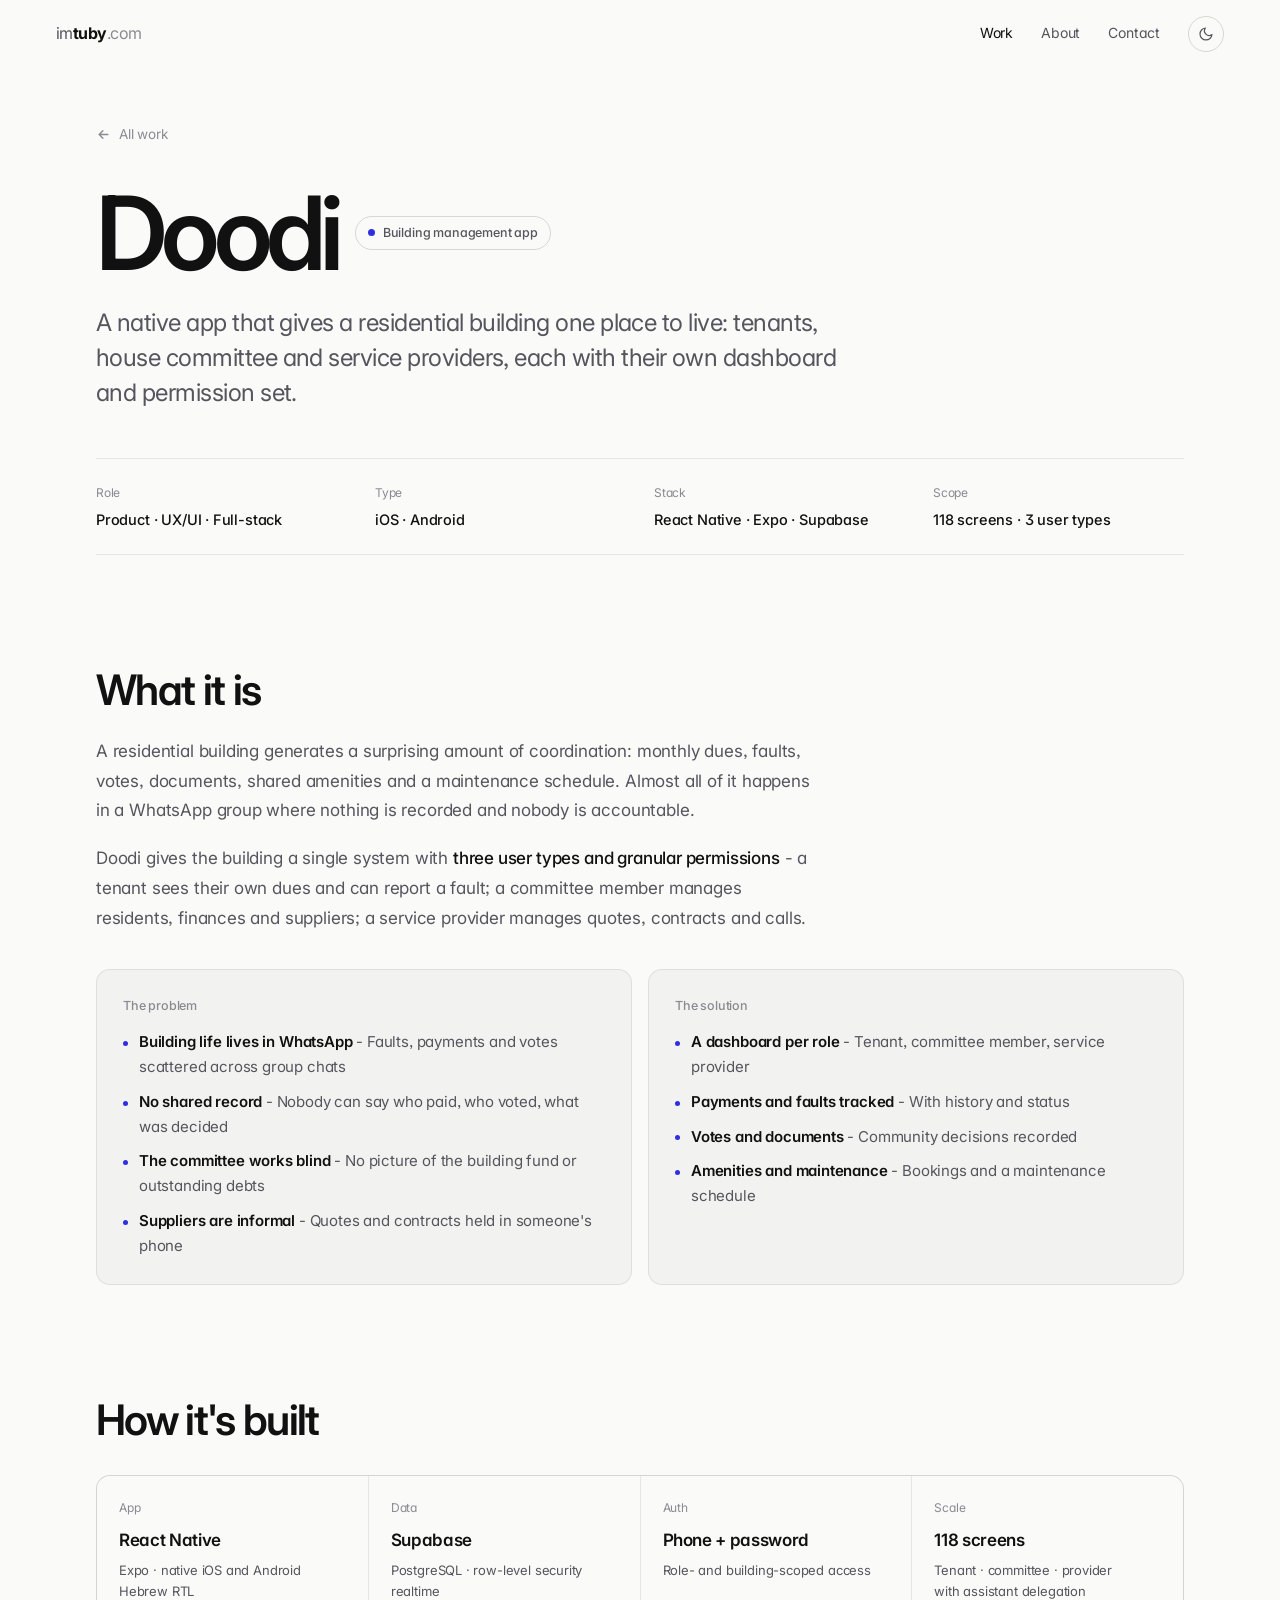
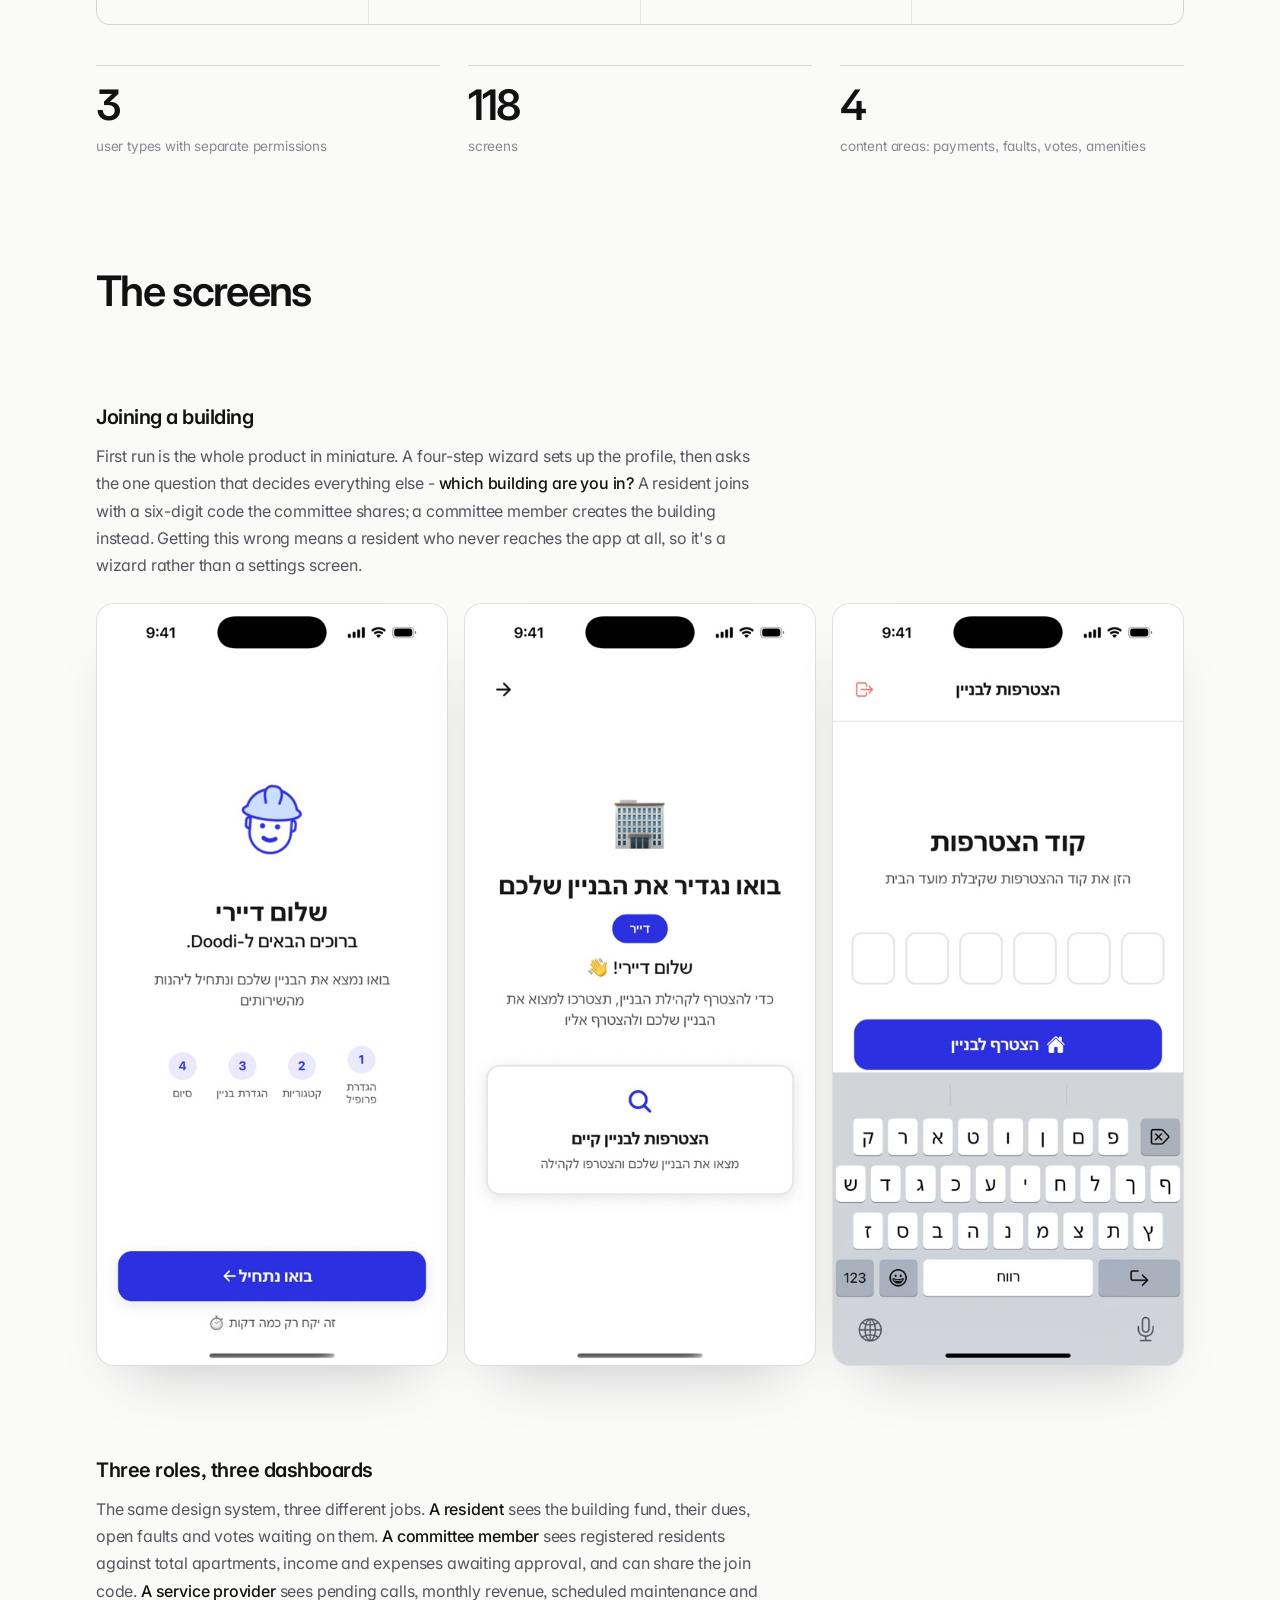
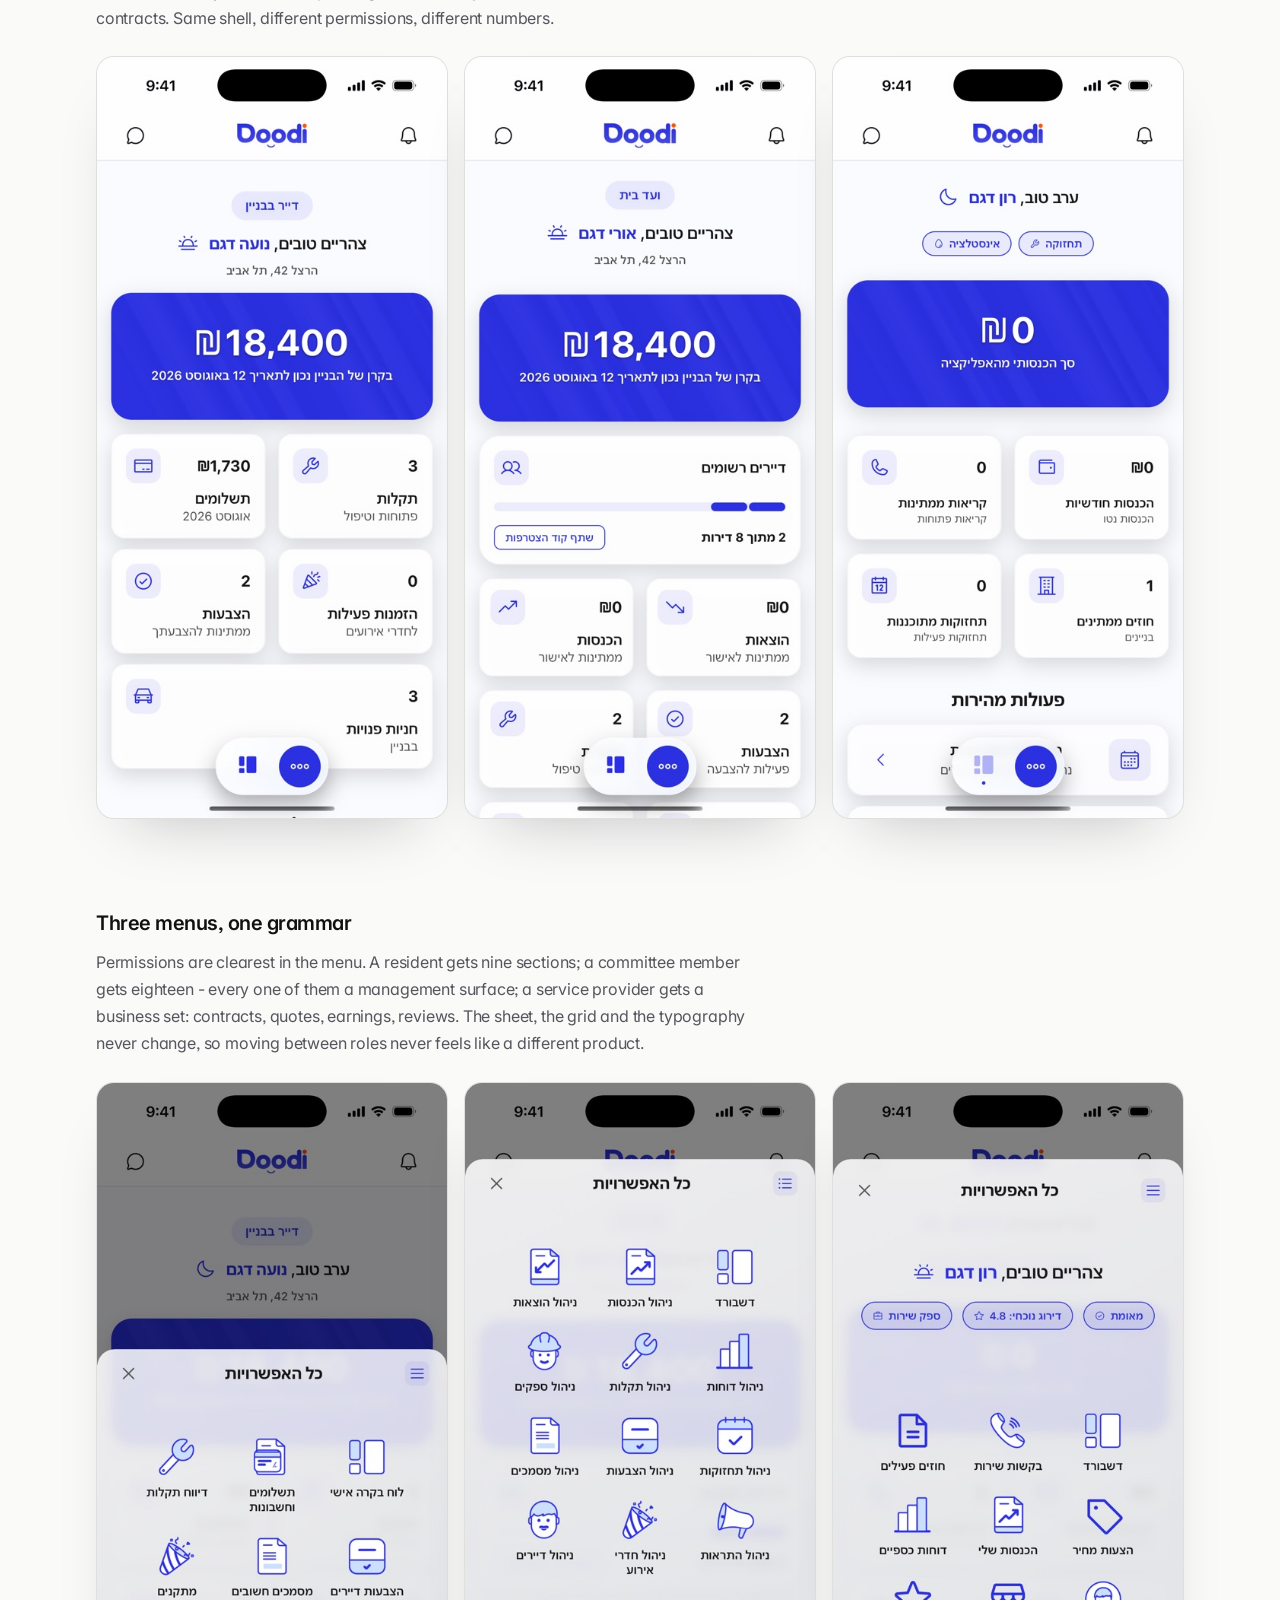
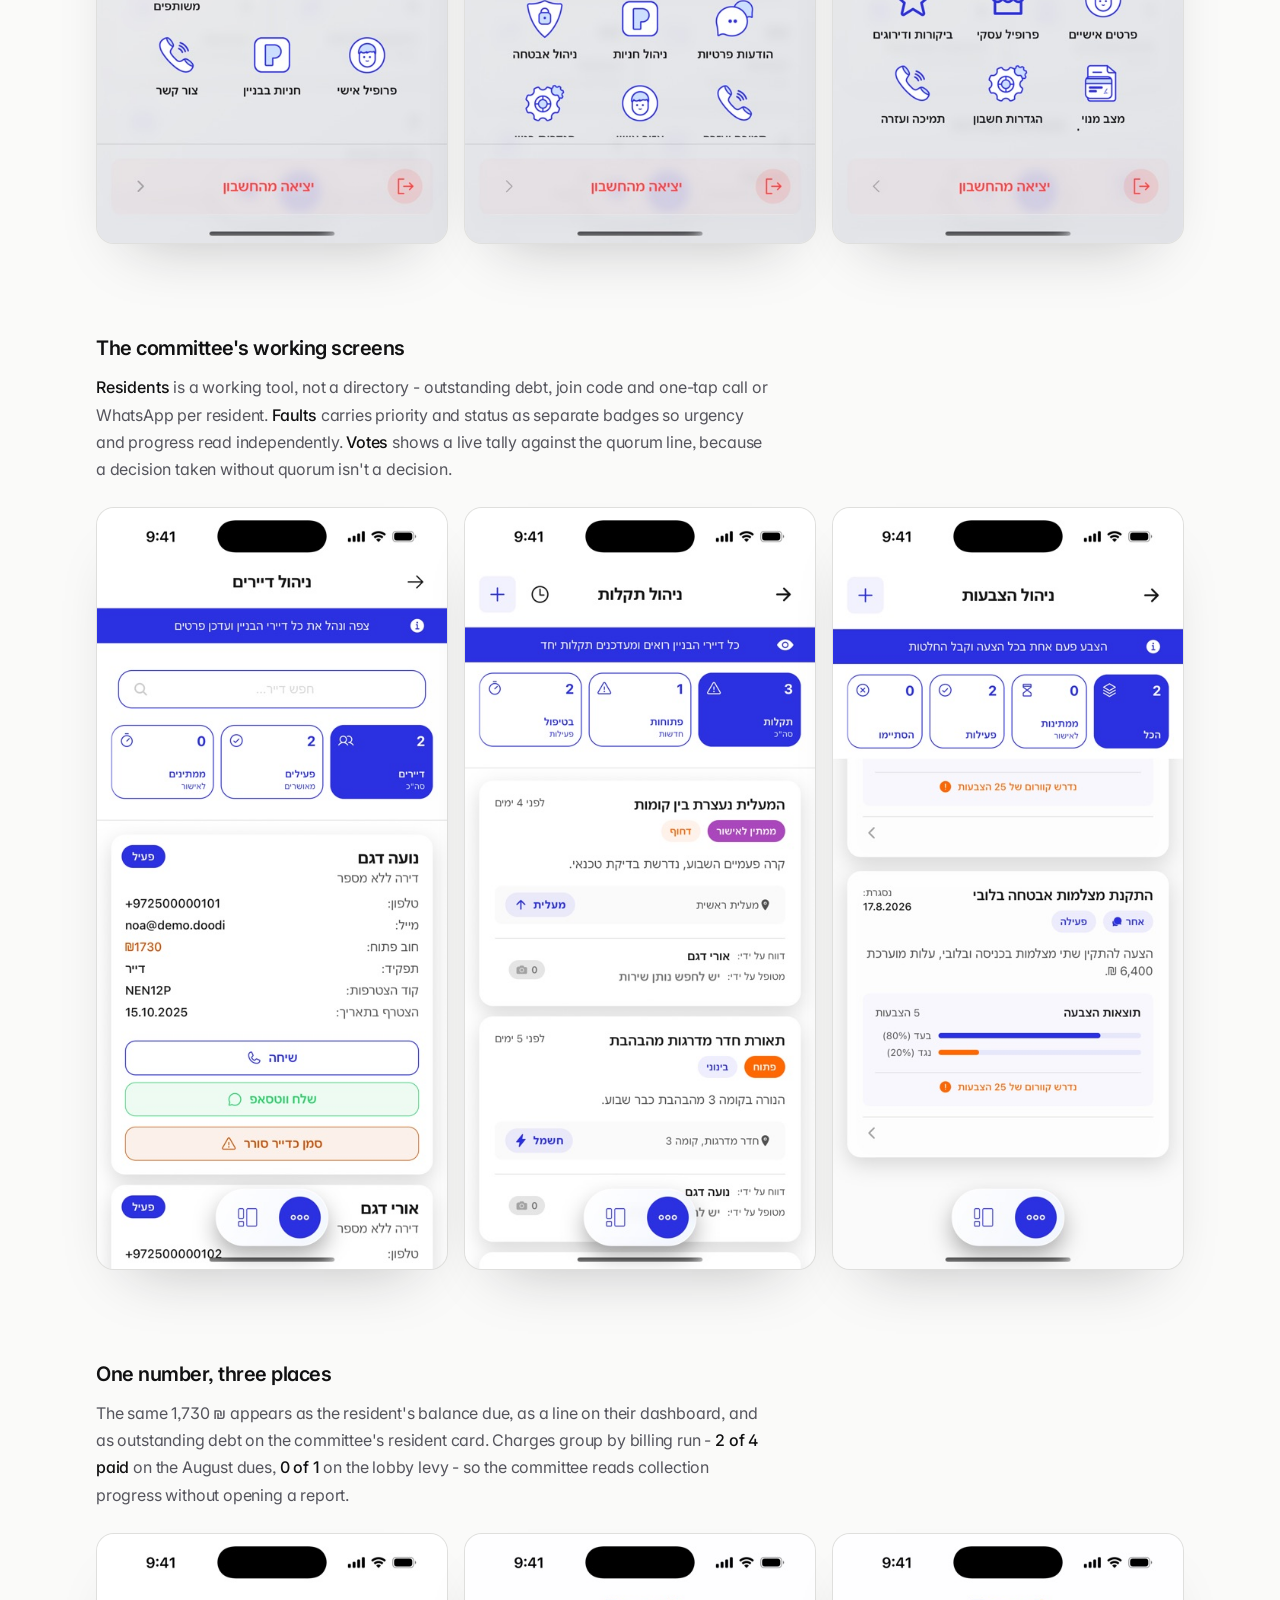
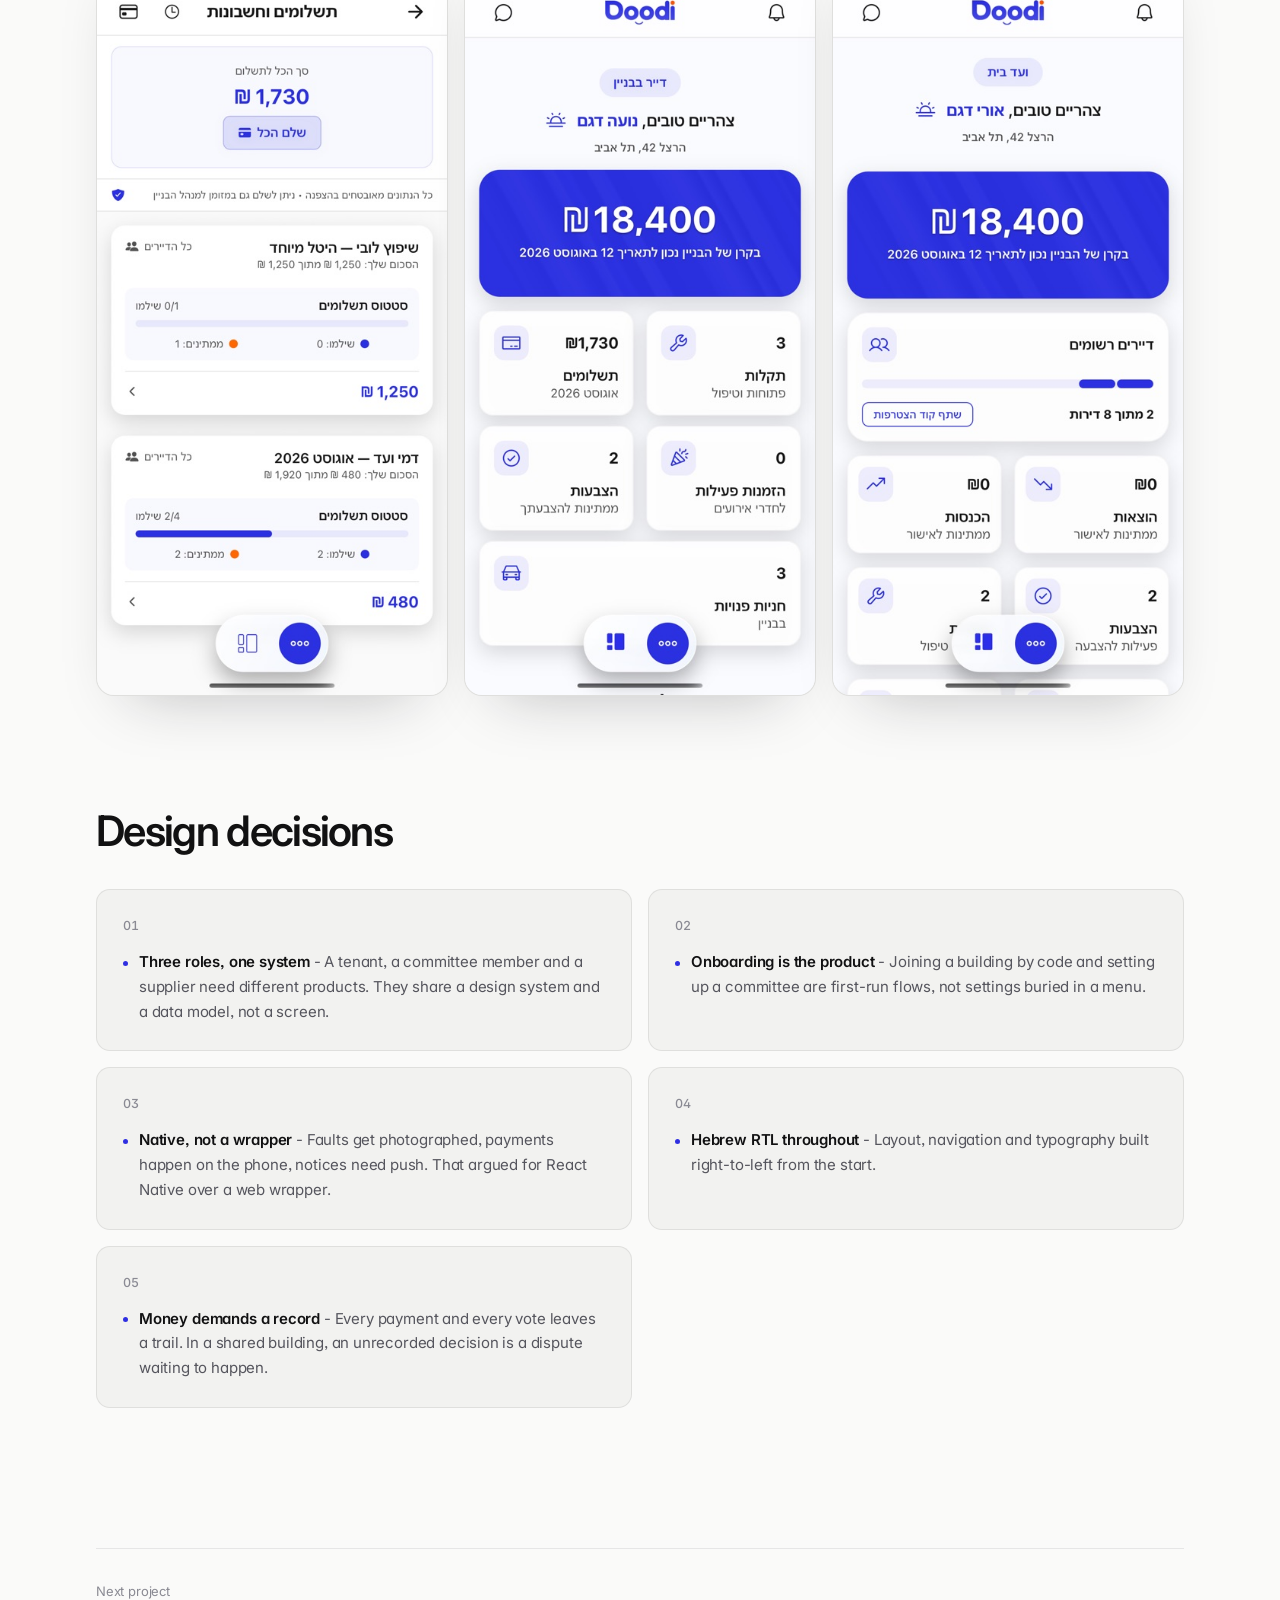
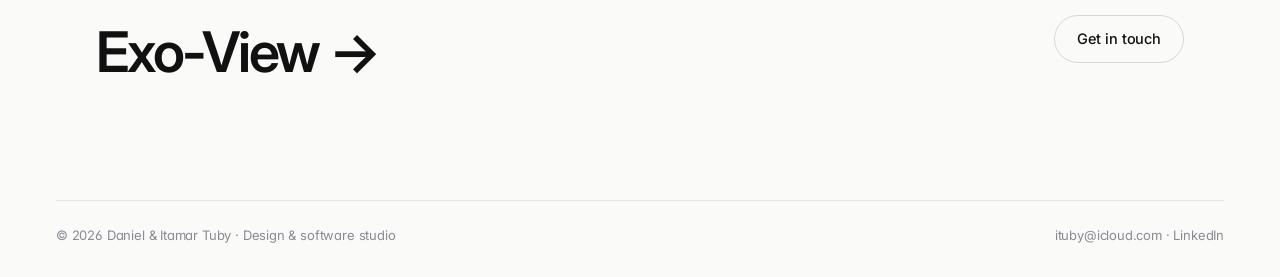
<file: doodi.html>
<!doctype html>
<html lang="en" data-theme="dark" class="no-js">
<head>
<meta charset="utf-8">
<meta name="viewport" content="width=device-width, initial-scale=1">
<title>Doodi - Building management app - Daniel &amp; Itamar Tuby</title>
<meta name="description" content="A native app that gives a residential building one place to live: tenants, house committee and service providers, each with their own dashboard and permission set.">
<link rel="canonical" href="https://imtuby.com/doodi.html">
<meta property="og:type" content="website">
<meta property="og:site_name" content="Daniel &amp; Itamar Tuby">
<meta property="og:title" content="Doodi - Building management app - Daniel &amp; Itamar Tuby">
<meta property="og:description" content="A native app that gives a residential building one place to live: tenants, house committee and service providers, each with their own dashboard and permission set.">
<meta property="og:url" content="https://imtuby.com/doodi.html">
<meta property="og:image" content="https://imtuby.com/img/covers/doodi.jpg">
<meta name="twitter:card" content="summary_large_image">
<meta name="theme-color" content="#0A0A0B">
<link rel="icon" href="favicon.svg" type="image/svg+xml">
<script>try{var t=localStorage.getItem('it-theme')||(matchMedia('(prefers-color-scheme: light)').matches?'light':'dark');document.documentElement.dataset.theme=t}catch(e){}</script>
<link rel="preconnect" href="https://fonts.googleapis.com">
<link rel="preconnect" href="https://fonts.gstatic.com" crossorigin>
<link href="https://fonts.googleapis.com/css2?family=Inter:wght@400;500;600;700&family=Instrument+Serif:ital@0;1&display=swap" rel="stylesheet">
<link rel="stylesheet" href="style.css?v=1790340133">
</head>
<body style="--accent:#2F2FE0">

<header class="nav">
  <a class="nav__mark" href="index.html#top" aria-label="Daniel &amp; Itamar Tuby - home"><span class="nm-i">im</span><span class="nm-n">tuby</span><span class="nm-t">.com</span></a>
  <nav class="nav__links" aria-label="Primary">
    <a href="index.html#work" aria-current="page">Work</a>
    <a href="index.html#about">About</a>
    <a href="index.html#contact">Contact</a>
  </nav>
  <button class="themetoggle" id="themetoggle" aria-label="Toggle colour theme" title="Toggle theme">
    <svg class="themetoggle__sun" viewBox="0 0 24 24" fill="none" stroke="currentColor" stroke-width="1.8" stroke-linecap="round"><circle cx="12" cy="12" r="4.5"/><path d="M12 2v2M12 20v2M2 12h2M20 12h2M4.9 4.9l1.4 1.4M17.7 17.7l1.4 1.4M19.1 4.9l-1.4 1.4M6.3 17.7l-1.4 1.4"/></svg>
    <svg class="themetoggle__moon" viewBox="0 0 24 24" fill="none" stroke="currentColor" stroke-width="1.8" stroke-linecap="round" stroke-linejoin="round"><path d="M21 12.8A9 9 0 1 1 11.2 3a7 7 0 0 0 9.8 9.8z"/></svg>
  </button>
  <button class="burger" id="burger" aria-label="Open menu" aria-expanded="false" aria-controls="drawer"><span></span><span></span></button>
</header>

<div class="scrim" id="scrim" hidden></div>
<aside class="drawer" id="drawer" aria-label="Menu" aria-hidden="true" inert>
  <nav class="drawer__links">
    <a href="index.html#work"><span>01</span>Work</a>
    <a href="index.html#about"><span>02</span>About</a>
    <a href="index.html#contact"><span>03</span>Contact</a>
  </nav>
  <div class="drawer__foot">
    <a href="mailto:ituby@icloud.com">ituby@icloud.com</a>
    <a href="https://www.linkedin.com/in/tubyitamar/" target="_blank" rel="noopener">LinkedIn</a>
  </div>
</aside>

<!--built-->
<section class="phero pnav">
  <a class="backlink reveal" href="index.html#work">
    <svg viewBox="0 0 24 24" fill="none" stroke="currentColor" stroke-width="2.2" stroke-linecap="round" stroke-linejoin="round"><path d="M19 12H5M11 18l-6-6 6-6"/></svg>
    All work
  </a>

  <div class="phero__top reveal">
    <h1 class="phero__name">Doodi</h1>
    <span class="phero__kind">Building management app</span>
  </div>
  <p class="phero__lede reveal">A native app that gives a residential building one place to live: tenants, house committee and service providers, each with their own dashboard and permission set.</p>

  <dl class="phero__meta reveal">
    <div><dt>Role</dt><dd>Product · UX/UI · Full-stack</dd></div>
    <div><dt>Type</dt><dd>iOS · Android</dd></div>
    <div><dt>Stack</dt><dd>React Native · Expo · Supabase</dd></div>
    <div><dt>Scope</dt><dd>118 screens · 3 user types</dd></div>
  </dl>
</section>

<section class="psec reveal">
  <h2 class="psec__h">What it is</h2>
  <p class="psec__p">A residential building generates a surprising amount of coordination: monthly dues, faults, votes, documents, shared amenities and a maintenance schedule. Almost all of it happens in a WhatsApp group where nothing is recorded and nobody is accountable.</p>
  <p class="psec__p">Doodi gives the building a single system with <b>three user types and granular permissions</b> - a tenant sees their own dues and can report a fault; a committee member manages residents, finances and suppliers; a service provider manages quotes, contracts and calls.</p>
  <div class="pcols">
    <div class="pcard">
      <h4>The problem</h4>
      <ul>
        <li><b>Building life lives in WhatsApp</b> - Faults, payments and votes scattered across group chats</li>
        <li><b>No shared record</b> - Nobody can say who paid, who voted, what was decided</li>
        <li><b>The committee works blind</b> - No picture of the building fund or outstanding debts</li>
        <li><b>Suppliers are informal</b> - Quotes and contracts held in someone's phone</li>
      </ul>
    </div>
    <div class="pcard">
      <h4>The solution</h4>
      <ul>
        <li><b>A dashboard per role</b> - Tenant, committee member, service provider</li>
        <li><b>Payments and faults tracked</b> - With history and status</li>
        <li><b>Votes and documents</b> - Community decisions recorded</li>
        <li><b>Amenities and maintenance</b> - Bookings and a maintenance schedule</li>
      </ul>
    </div>
  </div>
</section>

<section class="psec reveal">
  <h2 class="psec__h">How it's built</h2>
  <div class="pstack">
    <div class="plyr"><div class="t">App</div><div class="n">React Native</div><div class="d">Expo · native iOS and Android<br>Hebrew RTL</div></div>
    <div class="plyr"><div class="t">Data</div><div class="n">Supabase</div><div class="d">PostgreSQL · row-level security<br>realtime</div></div>
    <div class="plyr"><div class="t">Auth</div><div class="n">Phone + password</div><div class="d">Role- and building-scoped access</div></div>
    <div class="plyr"><div class="t">Scale</div><div class="n">118 screens</div><div class="d">Tenant · committee · provider<br>with assistant delegation</div></div>
  </div>
  <div class="pnums">
    <div class="pnum"><b>3</b><span>user types with separate permissions</span></div>
    <div class="pnum"><b>118</b><span>screens</span></div>
    <div class="pnum"><b>4</b><span>content areas: payments, faults, votes, amenities</span></div>
  </div>
</section>

<section class="psec">
  <h2 class="psec__h reveal">The screens</h2>
  <div class="pshot reveal">
    <div class="pshot__note"><h4>Joining a building</h4><p>First run is the whole product in miniature. A four-step wizard sets up the profile, then asks the one question that decides everything else - <b>which building are you in?</b> A resident joins with a six-digit code the committee shares; a committee member creates the building instead. Getting this wrong means a resident who never reaches the app at all, so it's a wizard rather than a settings screen.</p></div>
    <div class="pphones pphones--3">
    <figure><img loading="lazy" src="img/shots/doodi-onboarding.jpg" alt="Doodi - Joining a building"></figure>
    <figure><img loading="lazy" src="img/shots/doodi-building.jpg" alt="Doodi - Joining a building"></figure>
    <figure><img loading="lazy" src="img/shots/doodi-joincode.jpg" alt="Doodi - Joining a building"></figure>
    </div>
  </div>
  <div class="pshot reveal">
    <div class="pshot__note"><h4>Three roles, three dashboards</h4><p>The same design system, three different jobs. <b>A resident</b> sees the building fund, their dues, open faults and votes waiting on them. <b>A committee member</b> sees registered residents against total apartments, income and expenses awaiting approval, and can share the join code. <b>A service provider</b> sees pending calls, monthly revenue, scheduled maintenance and contracts. Same shell, different permissions, different numbers.</p></div>
    <div class="pphones pphones--3">
    <figure><img loading="lazy" src="img/shots/doodi-tenant.jpg" alt="Doodi - Three roles, three dashboards"></figure>
    <figure><img loading="lazy" src="img/shots/doodi-board.jpg" alt="Doodi - Three roles, three dashboards"></figure>
    <figure><img loading="lazy" src="img/shots/doodi-vendor.jpg" alt="Doodi - Three roles, three dashboards"></figure>
    </div>
  </div>
  <div class="pshot reveal">
    <div class="pshot__note"><h4>Three menus, one grammar</h4><p>Permissions are clearest in the menu. A resident gets nine sections; a committee member gets eighteen - every one of them a management surface; a service provider gets a business set: contracts, quotes, earnings, reviews. The sheet, the grid and the typography never change, so moving between roles never feels like a different product.</p></div>
    <div class="pphones pphones--3">
    <figure><img loading="lazy" src="img/shots/doodi-menu-tenant.jpg" alt="Doodi - Three menus, one grammar"></figure>
    <figure><img loading="lazy" src="img/shots/doodi-menu-board.jpg" alt="Doodi - Three menus, one grammar"></figure>
    <figure><img loading="lazy" src="img/shots/doodi-menu-vendor.jpg" alt="Doodi - Three menus, one grammar"></figure>
    </div>
  </div>
  <div class="pshot reveal">
    <div class="pshot__note"><h4>The committee's working screens</h4><p><b>Residents</b> is a working tool, not a directory - outstanding debt, join code and one-tap call or WhatsApp per resident. <b>Faults</b> carries priority and status as separate badges so urgency and progress read independently. <b>Votes</b> shows a live tally against the quorum line, because a decision taken without quorum isn't a decision.</p></div>
    <div class="pphones pphones--3">
    <figure><img loading="lazy" src="img/shots/doodi-tenants.jpg" alt="Doodi - The committee's working screens"></figure>
    <figure><img loading="lazy" src="img/shots/doodi-issues.jpg" alt="Doodi - The committee's working screens"></figure>
    <figure><img loading="lazy" src="img/shots/doodi-votes.jpg" alt="Doodi - The committee's working screens"></figure>
    </div>
  </div>
  <div class="pshot reveal">
    <div class="pshot__note"><h4>One number, three places</h4><p>The same 1,730 ₪ appears as the resident's balance due, as a line on their dashboard, and as outstanding debt on the committee's resident card. Charges group by billing run - <b>2 of 4 paid</b> on the August dues, <b>0 of 1</b> on the lobby levy - so the committee reads collection progress without opening a report.</p></div>
    <div class="pphones pphones--3">
    <figure><img loading="lazy" src="img/shots/doodi-payments.jpg" alt="Doodi - One number, three places"></figure>
    <figure><img loading="lazy" src="img/shots/doodi-tenant.jpg" alt="Doodi - One number, three places"></figure>
    <figure><img loading="lazy" src="img/shots/doodi-board.jpg" alt="Doodi - One number, three places"></figure>
    </div>
  </div>
</section>

<section class="psec reveal">
  <h2 class="psec__h">Design decisions</h2>
  <div class="pcols">
    <div class="pcard"><h4>01</h4><ul><li><b>Three roles, one system</b> - A tenant, a committee member and a supplier need different products. They share a design system and a data model, not a screen.</li></ul></div>
    <div class="pcard"><h4>02</h4><ul><li><b>Onboarding is the product</b> - Joining a building by code and setting up a committee are first-run flows, not settings buried in a menu.</li></ul></div>
    <div class="pcard"><h4>03</h4><ul><li><b>Native, not a wrapper</b> - Faults get photographed, payments happen on the phone, notices need push. That argued for React Native over a web wrapper.</li></ul></div>
    <div class="pcard"><h4>04</h4><ul><li><b>Hebrew RTL throughout</b> - Layout, navigation and typography built right-to-left from the start.</li></ul></div>
    <div class="pcard"><h4>05</h4><ul><li><b>Money demands a record</b> - Every payment and every vote leaves a trail. In a shared building, an unrecorded decision is a dispute waiting to happen.</li></ul></div>
  </div>
</section>
<!--/built-->

<section class="pnext reveal">
  <div class="pnext__inner">
    <a href="exoview.html">
      <div class="pnext__lbl">Next project</div>
      <div class="pnext__name">Exo-View →</div>
    </a>
    <a class="btn btn--ghost" href="index.html#contact"><span>Get in touch</span></a>
  </div>
</section>

<div class="pfoot">
  <footer class="foot">
    <span>© 2026 Daniel &amp; Itamar Tuby · Design &amp; software studio</span>
    <span><a href="mailto:ituby@icloud.com">ituby@icloud.com</a> · <a href="https://www.linkedin.com/in/tubyitamar/" target="_blank" rel="noopener">LinkedIn</a></span>
  </footer>
</div>

<script src="script.js?v=1790340133"></script>
</body>
</html>
</file>
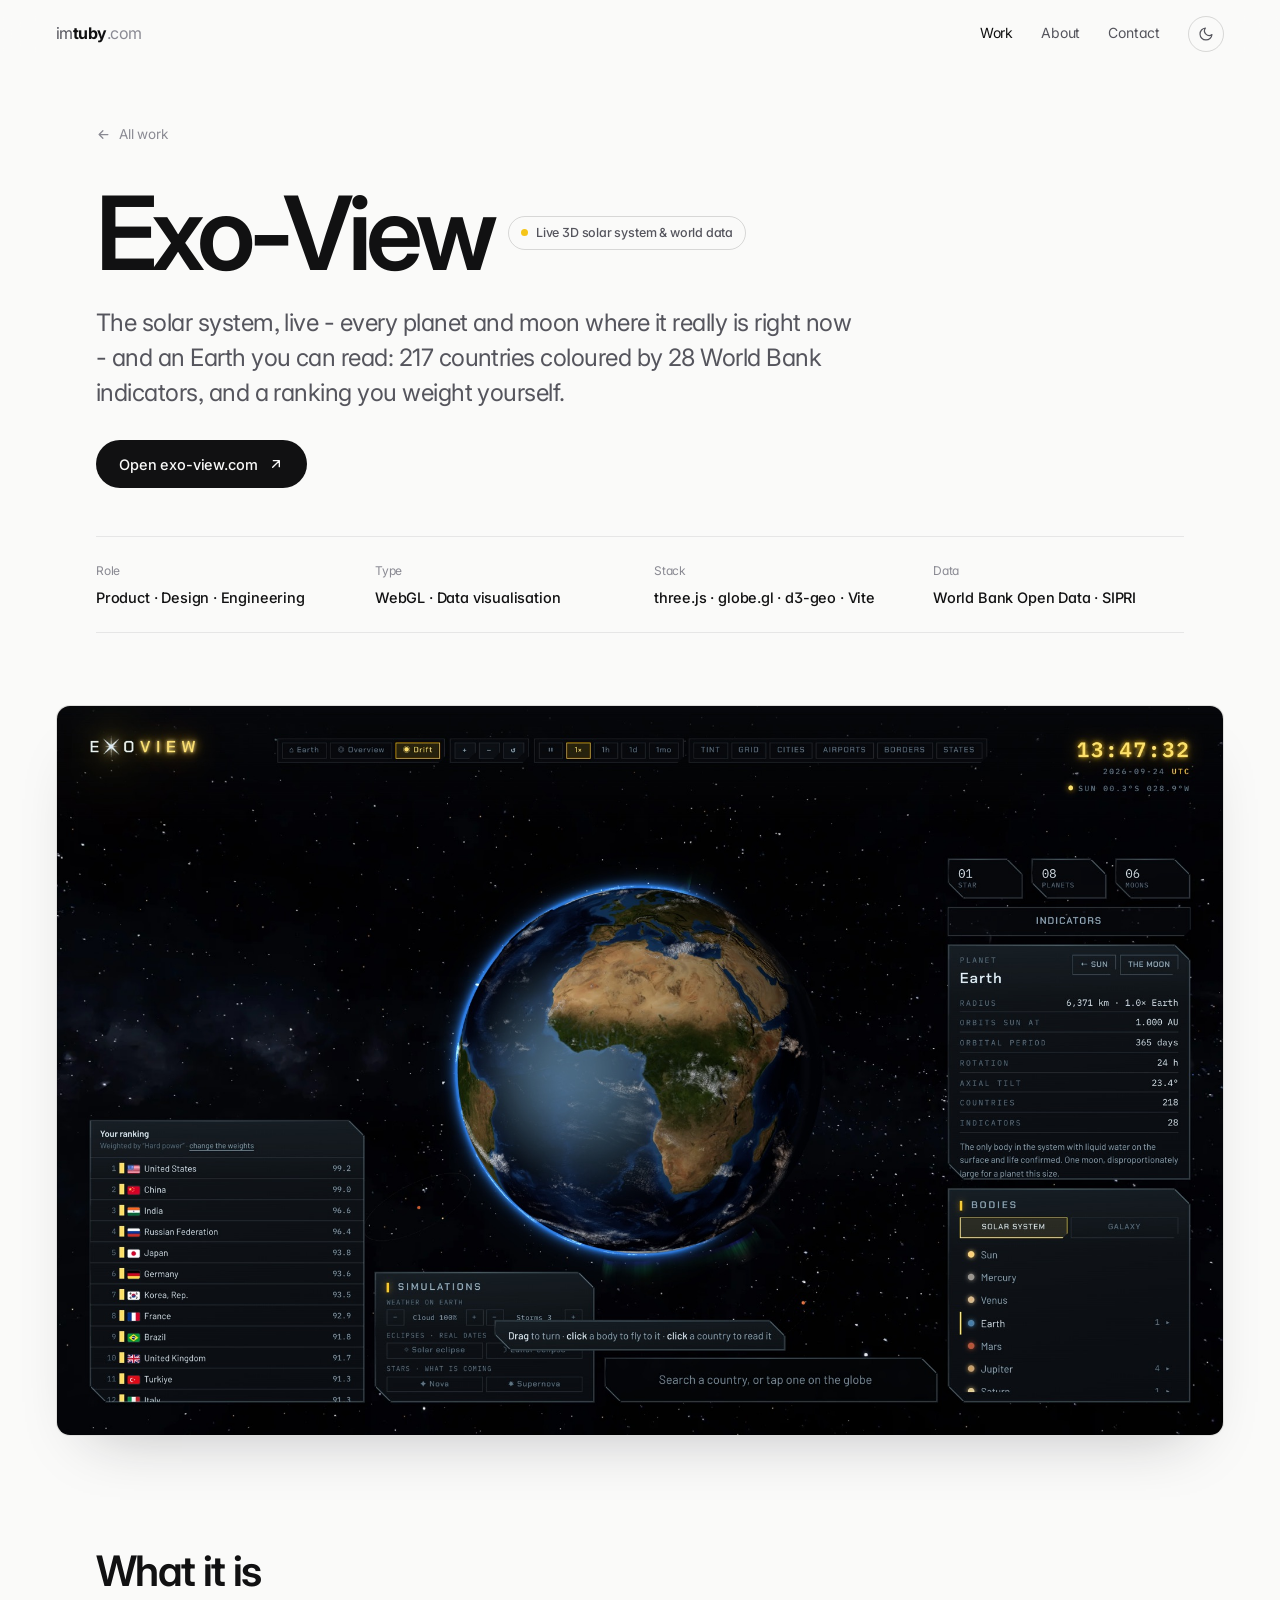
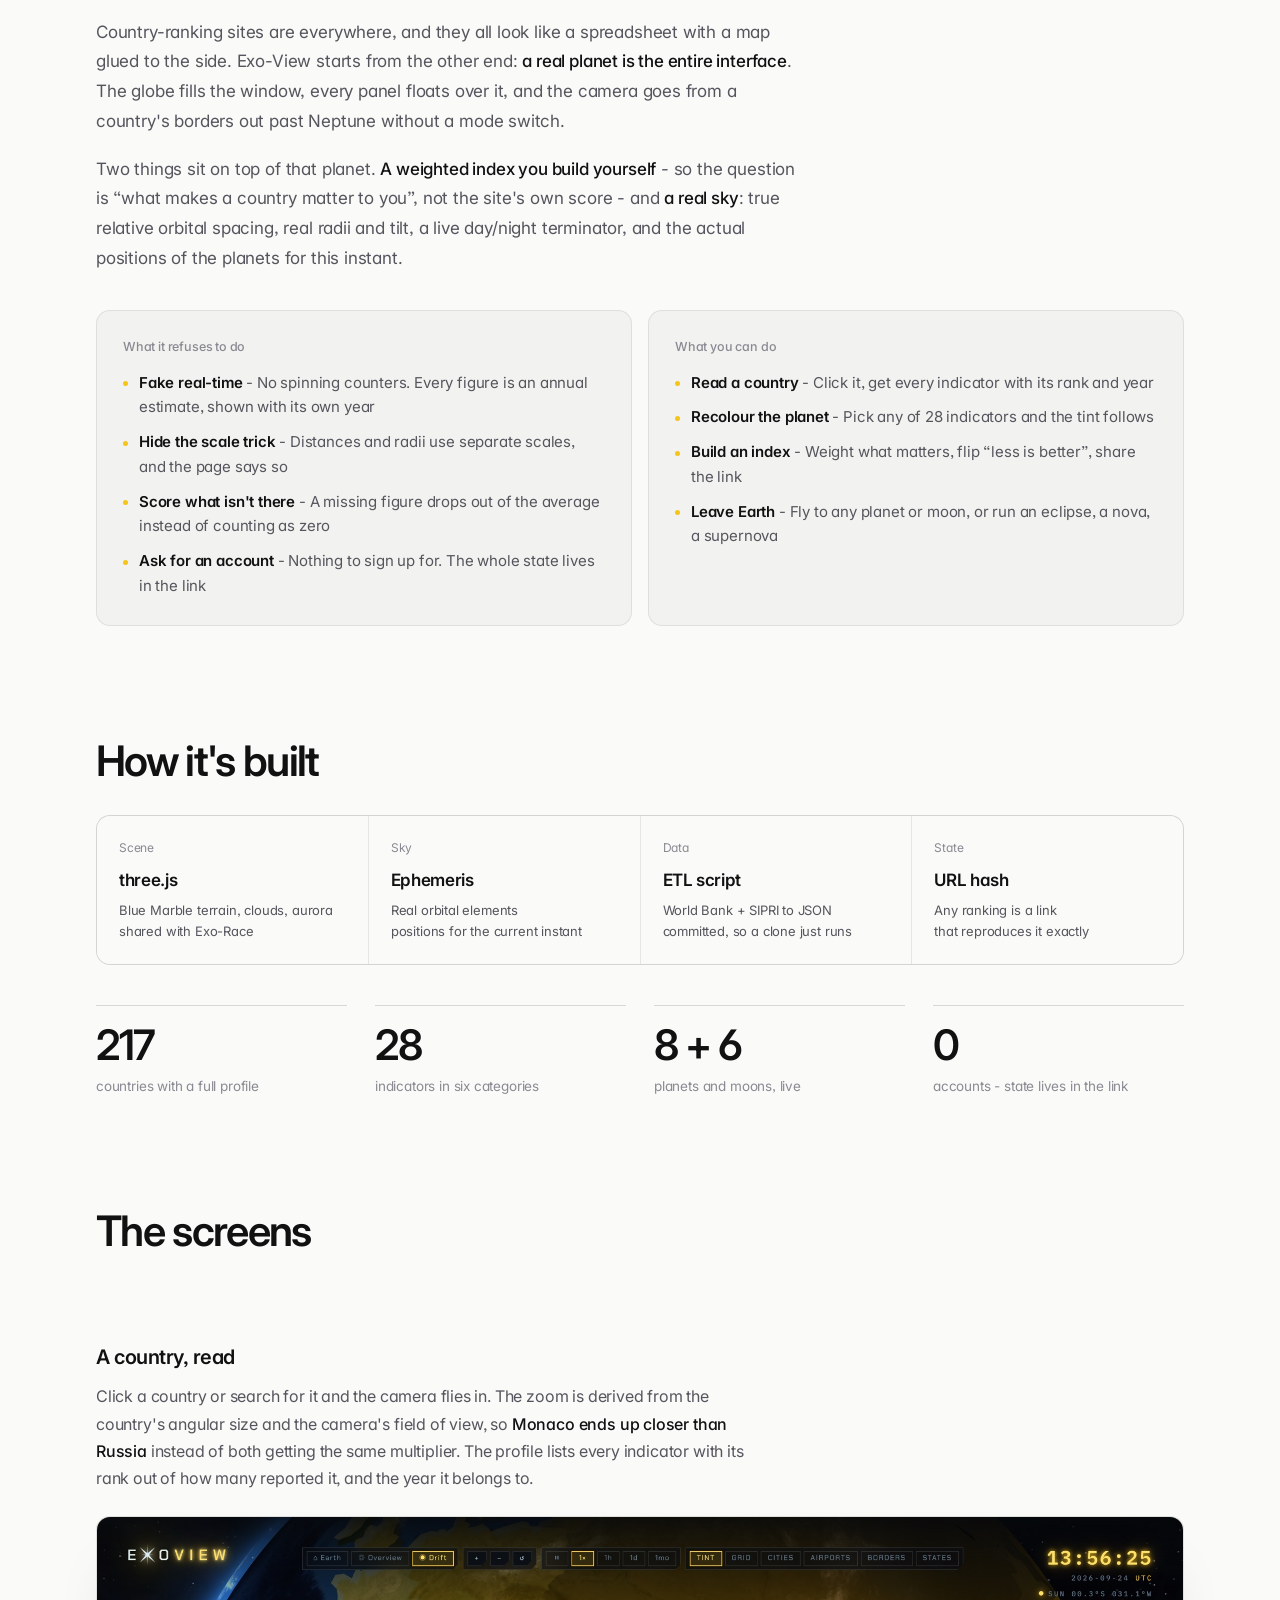
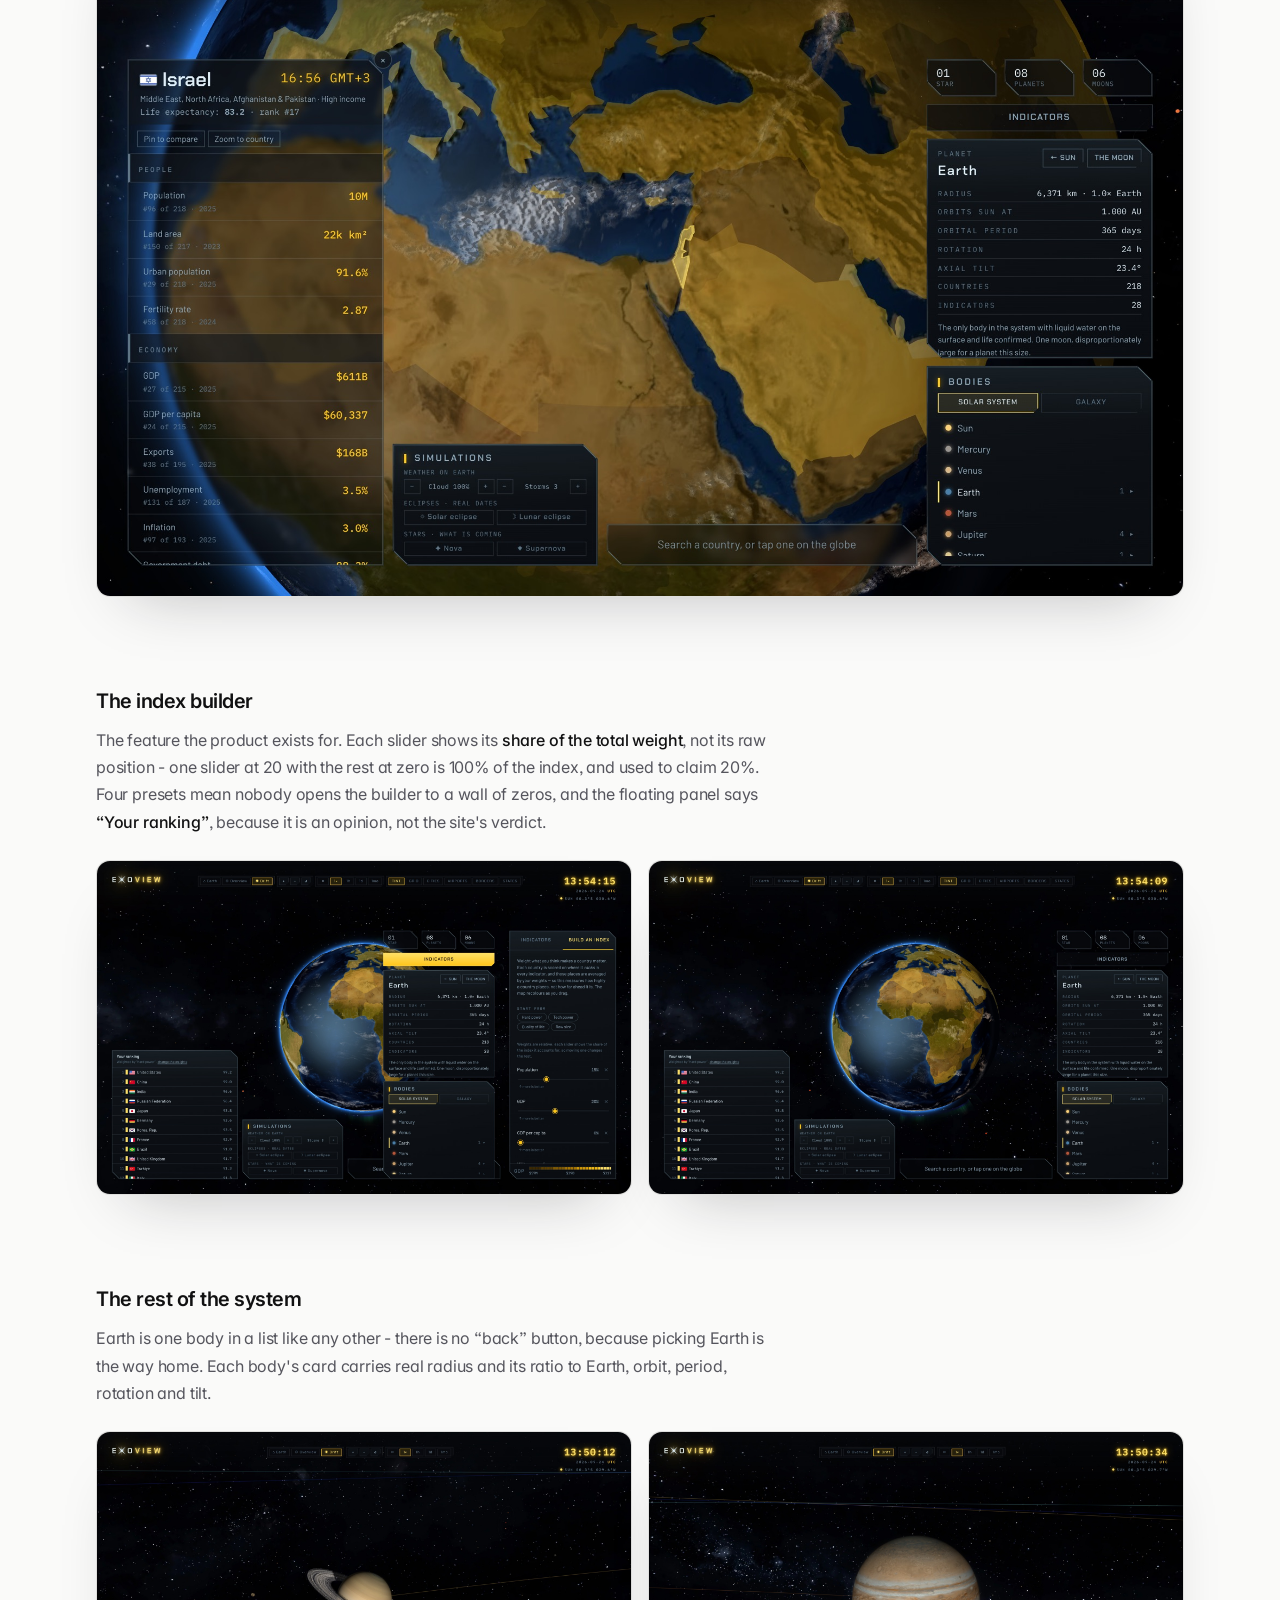
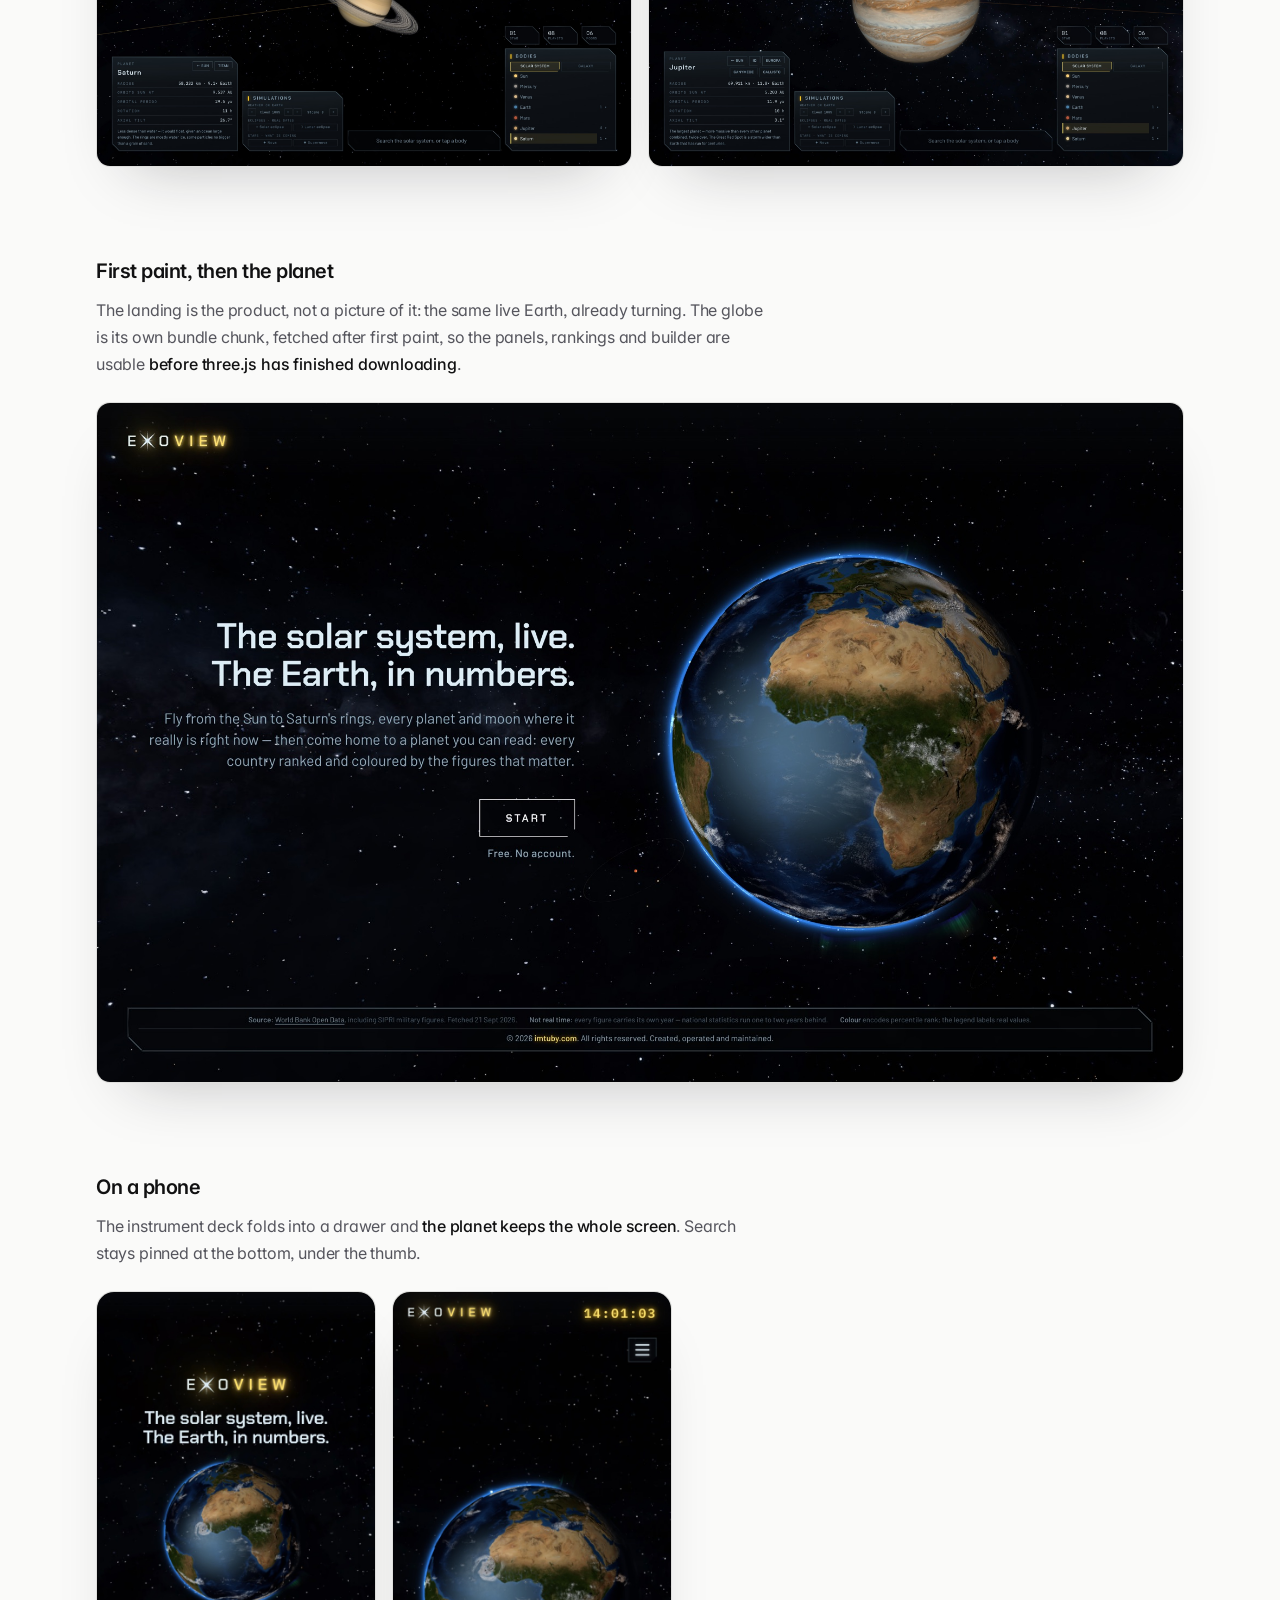
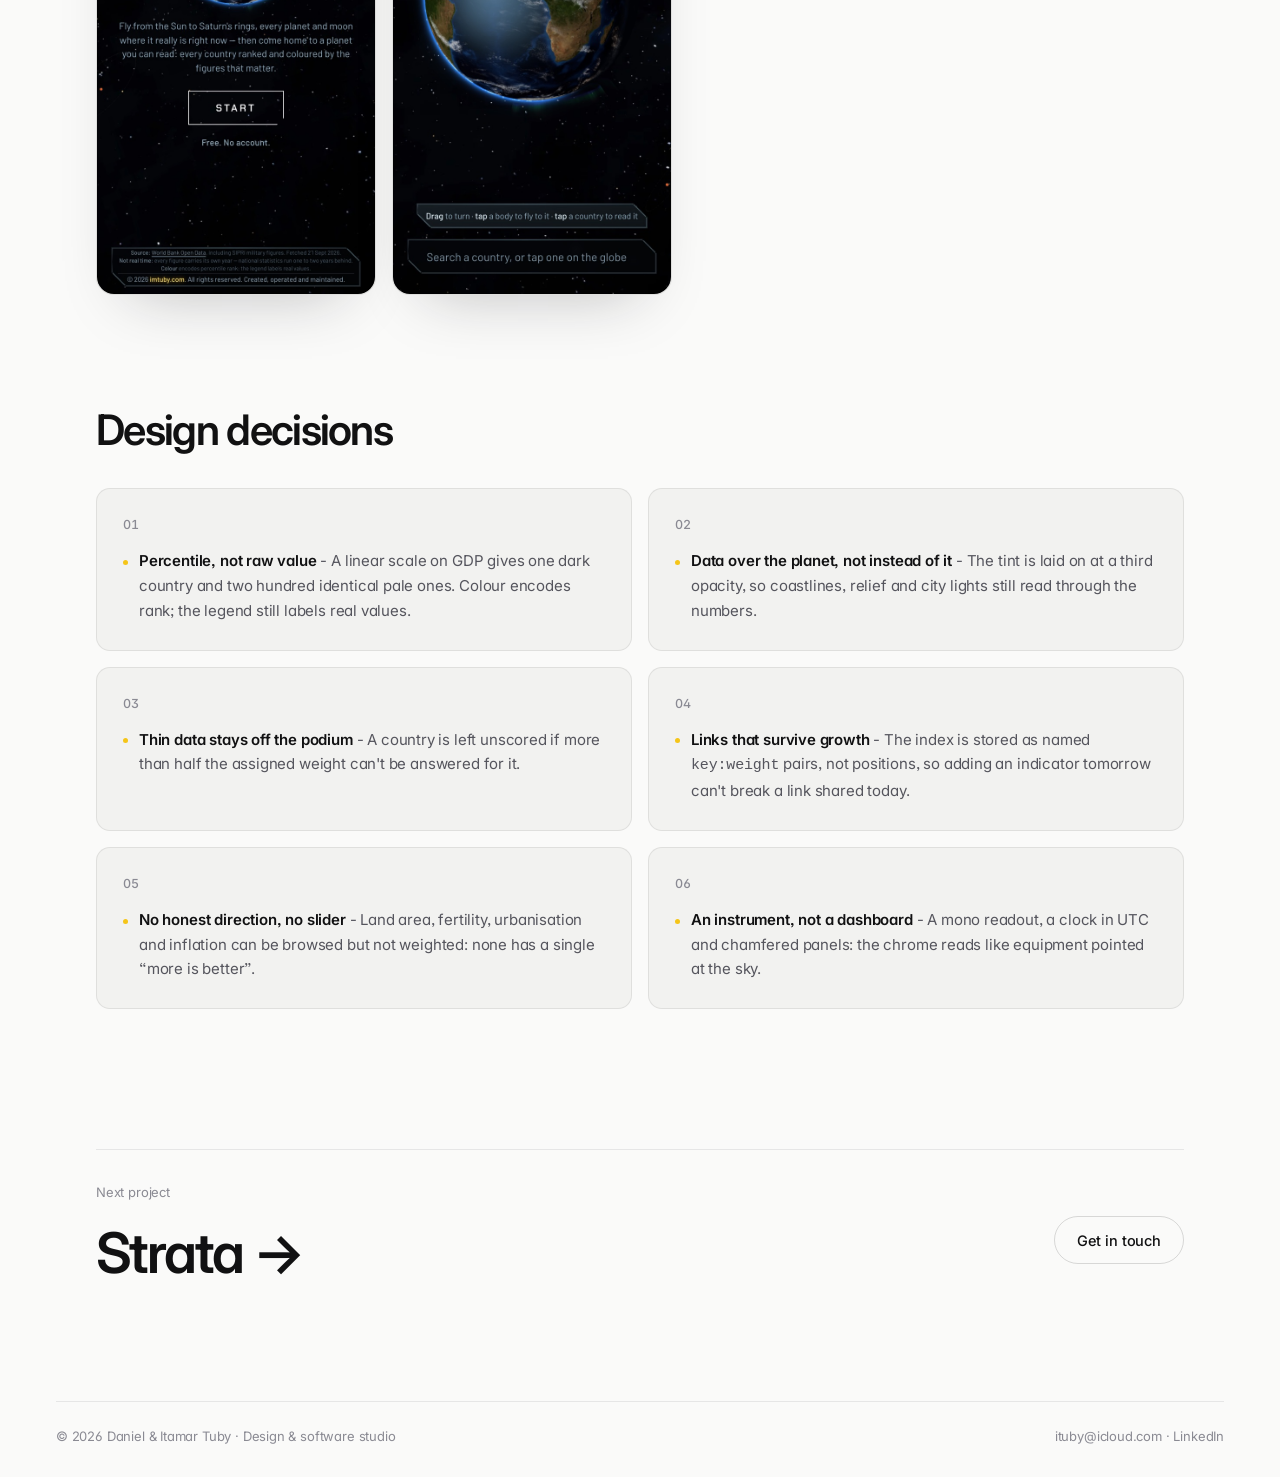
<file: exoview.html>
<!doctype html>
<html lang="en" data-theme="dark" class="no-js">
<head>
<meta charset="utf-8">
<meta name="viewport" content="width=device-width, initial-scale=1">
<title>Exo-View - Live 3D solar system &amp; world data - Daniel &amp; Itamar Tuby</title>
<meta name="description" content="A live 3D solar system and a readable Earth: 217 countries coloured by 28 World Bank indicators, with a weighted index you build yourself.">
<link rel="canonical" href="https://imtuby.com/exoview.html">
<meta property="og:type" content="website">
<meta property="og:site_name" content="Daniel &amp; Itamar Tuby">
<meta property="og:title" content="Exo-View - Live 3D solar system &amp; world data - Daniel &amp; Itamar Tuby">
<meta property="og:description" content="A live 3D solar system and a readable Earth: 217 countries coloured by 28 World Bank indicators, with a weighted index you build yourself.">
<meta property="og:url" content="https://imtuby.com/exoview.html">
<meta property="og:image" content="https://imtuby.com/img/covers/exoview.jpg">
<meta name="twitter:card" content="summary_large_image">
<meta name="theme-color" content="#0A0A0B">
<link rel="icon" href="favicon.svg" type="image/svg+xml">
<script>try{var t=localStorage.getItem('it-theme')||(matchMedia('(prefers-color-scheme: light)').matches?'light':'dark');document.documentElement.dataset.theme=t}catch(e){}</script>
<link rel="preconnect" href="https://fonts.googleapis.com">
<link rel="preconnect" href="https://fonts.gstatic.com" crossorigin>
<link href="https://fonts.googleapis.com/css2?family=Inter:wght@400;500;600;700&family=Instrument+Serif:ital@0;1&display=swap" rel="stylesheet">
<link rel="stylesheet" href="style.css?v=1790340133">
</head>
<body style="--accent:#F5C518">

<header class="nav">
  <a class="nav__mark" href="index.html#top" aria-label="Daniel &amp; Itamar Tuby - home"><span class="nm-i">im</span><span class="nm-n">tuby</span><span class="nm-t">.com</span></a>
  <nav class="nav__links" aria-label="Primary">
    <a href="index.html#work" aria-current="page">Work</a>
    <a href="index.html#about">About</a>
    <a href="index.html#contact">Contact</a>
  </nav>
  <button class="themetoggle" id="themetoggle" aria-label="Toggle colour theme" title="Toggle theme">
    <svg class="themetoggle__sun" viewBox="0 0 24 24" fill="none" stroke="currentColor" stroke-width="1.8" stroke-linecap="round"><circle cx="12" cy="12" r="4.5"/><path d="M12 2v2M12 20v2M2 12h2M20 12h2M4.9 4.9l1.4 1.4M17.7 17.7l1.4 1.4M19.1 4.9l-1.4 1.4M6.3 17.7l-1.4 1.4"/></svg>
    <svg class="themetoggle__moon" viewBox="0 0 24 24" fill="none" stroke="currentColor" stroke-width="1.8" stroke-linecap="round" stroke-linejoin="round"><path d="M21 12.8A9 9 0 1 1 11.2 3a7 7 0 0 0 9.8 9.8z"/></svg>
  </button>
  <button class="burger" id="burger" aria-label="Open menu" aria-expanded="false" aria-controls="drawer"><span></span><span></span></button>
</header>

<div class="scrim" id="scrim" hidden></div>
<aside class="drawer" id="drawer" aria-label="Menu" aria-hidden="true" inert>
  <nav class="drawer__links">
    <a href="index.html#work"><span>01</span>Work</a>
    <a href="index.html#about"><span>02</span>About</a>
    <a href="index.html#contact"><span>03</span>Contact</a>
  </nav>
  <div class="drawer__foot">
    <a href="mailto:ituby@icloud.com">ituby@icloud.com</a>
    <a href="https://www.linkedin.com/in/tubyitamar/" target="_blank" rel="noopener">LinkedIn</a>
  </div>
</aside>

<section class="phero pnav">
  <a class="backlink reveal" href="index.html#work">
    <svg viewBox="0 0 24 24" fill="none" stroke="currentColor" stroke-width="2" stroke-linecap="round" stroke-linejoin="round"><path d="M19 12H5M11 18l-6-6 6-6"/></svg>
    All work
  </a>

  <div class="phero__top reveal">
    <h1 class="phero__name">Exo-View</h1>
    <span class="phero__kind">Live 3D solar system &amp; world data</span>
  </div>
  <p class="phero__lede reveal">The solar system, live - every planet and moon where it really is right now - and an Earth you can read: 217 countries coloured by 28 World Bank indicators, and a ranking you weight yourself.</p>

  <div class="phero__actions reveal">
    <a class="btn btn--primary" href="https://exo-view.com" target="_blank" rel="noopener"><span>Open exo-view.com</span><svg viewBox="0 0 24 24" fill="none" stroke="currentColor" stroke-width="2" stroke-linecap="round" stroke-linejoin="round"><path d="M7 17 17 7M8 7h9v9"/></svg></a>
  </div>

  <dl class="phero__meta reveal">
    <div><dt>Role</dt><dd>Product · Design · Engineering</dd></div>
    <div><dt>Type</dt><dd>WebGL · Data visualisation</dd></div>
    <div><dt>Stack</dt><dd>three.js · globe.gl · d3-geo · Vite</dd></div>
    <div><dt>Data</dt><dd>World Bank Open Data · SIPRI</dd></div>
  </dl>
</section>

<div class="pcover reveal"><figure><img src="img/shots/exoview-app.jpg" alt="Exo-View - the Earth as the interface, with ranking, bodies and simulations panels" width="2000" height="1250"></figure></div>

<section class="psec reveal">
  <h2 class="psec__h">What it is</h2>
  <p class="psec__p">Country-ranking sites are everywhere, and they all look like a spreadsheet with a map glued to the side. Exo-View starts from the other end: <b>a real planet is the entire interface</b>. The globe fills the window, every panel floats over it, and the camera goes from a country's borders out past Neptune without a mode switch.</p>
  <p class="psec__p">Two things sit on top of that planet. <b>A weighted index you build yourself</b> - so the question is “what makes a country matter to you”, not the site's own score - and <b>a real sky</b>: true relative orbital spacing, real radii and tilt, a live day/night terminator, and the actual positions of the planets for this instant.</p>
  <div class="pcols">
    <div class="pcard">
      <h4>What it refuses to do</h4>
      <ul>
        <li><b>Fake real-time</b> - No spinning counters. Every figure is an annual estimate, shown with its own year</li>
        <li><b>Hide the scale trick</b> - Distances and radii use separate scales, and the page says so</li>
        <li><b>Score what isn't there</b> - A missing figure drops out of the average instead of counting as zero</li>
        <li><b>Ask for an account</b> - Nothing to sign up for. The whole state lives in the link</li>
      </ul>
    </div>
    <div class="pcard">
      <h4>What you can do</h4>
      <ul>
        <li><b>Read a country</b> - Click it, get every indicator with its rank and year</li>
        <li><b>Recolour the planet</b> - Pick any of 28 indicators and the tint follows</li>
        <li><b>Build an index</b> - Weight what matters, flip “less is better”, share the link</li>
        <li><b>Leave Earth</b> - Fly to any planet or moon, or run an eclipse, a nova, a supernova</li>
      </ul>
    </div>
  </div>
</section>

<section class="psec reveal">
  <h2 class="psec__h">How it's built</h2>
  <div class="pstack">
    <div class="plyr"><div class="t">Scene</div><div class="n">three.js</div><div class="d">Blue Marble terrain, clouds, aurora<br>shared with Exo-Race</div></div>
    <div class="plyr"><div class="t">Sky</div><div class="n">Ephemeris</div><div class="d">Real orbital elements<br>positions for the current instant</div></div>
    <div class="plyr"><div class="t">Data</div><div class="n">ETL script</div><div class="d">World Bank + SIPRI to JSON<br>committed, so a clone just runs</div></div>
    <div class="plyr"><div class="t">State</div><div class="n">URL hash</div><div class="d">Any ranking is a link<br>that reproduces it exactly</div></div>
  </div>
  <div class="pnums">
    <div class="pnum"><b>217</b><span>countries with a full profile</span></div>
    <div class="pnum"><b>28</b><span>indicators in six categories</span></div>
    <div class="pnum"><b>8 + 6</b><span>planets and moons, live</span></div>
    <div class="pnum"><b>0</b><span>accounts - state lives in the link</span></div>
  </div>
</section>

<section class="psec">
  <h2 class="psec__h reveal">The screens</h2>

  <div class="pshot reveal">
    <div class="pshot__note"><h4>A country, read</h4><p>Click a country or search for it and the camera flies in. The zoom is derived from the country's angular size and the camera's field of view, so <b>Monaco ends up closer than Russia</b> instead of both getting the same multiplier. The profile lists every indicator with its rank out of how many reported it, and the year it belongs to.</p></div>
    <figure><img loading="lazy" src="img/shots/exoview-country.jpg" alt="Exo-View - Israel's profile over the tinted globe"></figure>
  </div>

  <div class="pshot pshot--pair reveal">
    <div class="pshot__note"><h4>The index builder</h4><p>The feature the product exists for. Each slider shows its <b>share of the total weight</b>, not its raw position - one slider at 20 with the rest at zero is 100% of the index, and used to claim 20%. Four presets mean nobody opens the builder to a wall of zeros, and the floating panel says <b>“Your ranking”</b>, because it is an opinion, not the site's verdict.</p></div>
    <figure><img loading="lazy" src="img/shots/exoview-index.jpg" alt="Exo-View - building a weighted index"></figure>
    <figure><img loading="lazy" src="img/shots/exoview-tint.jpg" alt="Exo-View - the globe tinted by GDP"></figure>
  </div>

  <div class="pshot pshot--pair reveal">
    <div class="pshot__note"><h4>The rest of the system</h4><p>Earth is one body in a list like any other - there is no “back” button, because picking Earth is the way home. Each body's card carries real radius and its ratio to Earth, orbit, period, rotation and tilt.</p></div>
    <figure><img loading="lazy" src="img/shots/exoview-saturn.jpg" alt="Exo-View - Saturn"></figure>
    <figure><img loading="lazy" src="img/shots/exoview-jupiter.jpg" alt="Exo-View - Jupiter"></figure>
  </div>

  <div class="pshot reveal">
    <div class="pshot__note"><h4>First paint, then the planet</h4><p>The landing is the product, not a picture of it: the same live Earth, already turning. The globe is its own bundle chunk, fetched after first paint, so the panels, rankings and builder are usable <b>before three.js has finished downloading</b>.</p></div>
    <figure><img loading="lazy" src="img/shots/exoview-home.jpg" alt="Exo-View - landing"></figure>
  </div>

  <div class="pshot reveal">
    <div class="pshot__note"><h4>On a phone</h4><p>The instrument deck folds into a drawer and <b>the planet keeps the whole screen</b>. Search stays pinned at the bottom, under the thumb.</p></div>
    <div class="pphones pphones--2">
      <figure><img loading="lazy" src="img/shots/exoview-m-home.jpg" alt="Exo-View on mobile - landing"></figure>
      <figure><img loading="lazy" src="img/shots/exoview-m-app.jpg" alt="Exo-View on mobile - the globe"></figure>
    </div>
  </div>
</section>

<section class="psec reveal">
  <h2 class="psec__h">Design decisions</h2>
  <div class="pcols">
    <div class="pcard"><h4>01</h4><ul><li><b>Percentile, not raw value</b> - A linear scale on GDP gives one dark country and two hundred identical pale ones. Colour encodes rank; the legend still labels real values.</li></ul></div>
    <div class="pcard"><h4>02</h4><ul><li><b>Data over the planet, not instead of it</b> - The tint is laid on at a third opacity, so coastlines, relief and city lights still read through the numbers.</li></ul></div>
    <div class="pcard"><h4>03</h4><ul><li><b>Thin data stays off the podium</b> - A country is left unscored if more than half the assigned weight can't be answered for it.</li></ul></div>
    <div class="pcard"><h4>04</h4><ul><li><b>Links that survive growth</b> - The index is stored as named <code>key:weight</code> pairs, not positions, so adding an indicator tomorrow can't break a link shared today.</li></ul></div>
    <div class="pcard"><h4>05</h4><ul><li><b>No honest direction, no slider</b> - Land area, fertility, urbanisation and inflation can be browsed but not weighted: none has a single “more is better”.</li></ul></div>
    <div class="pcard"><h4>06</h4><ul><li><b>An instrument, not a dashboard</b> - A mono readout, a clock in UTC and chamfered panels: the chrome reads like equipment pointed at the sky.</li></ul></div>
  </div>
</section>

<section class="pnext reveal">
  <div class="pnext__inner">
    <a href="strata.html">
      <div class="pnext__lbl">Next project</div>
      <div class="pnext__name">Strata →</div>
    </a>
    <a class="btn btn--ghost" href="index.html#contact"><span>Get in touch</span></a>
  </div>
</section>

<div class="pfoot">
  <footer class="foot">
    <span>© 2026 Daniel &amp; Itamar Tuby · Design &amp; software studio</span>
    <span><a href="mailto:ituby@icloud.com">ituby@icloud.com</a> · <a href="https://www.linkedin.com/in/tubyitamar/" target="_blank" rel="noopener">LinkedIn</a></span>
  </footer>
</div>

<script src="script.js?v=1790340133"></script>
</body>
</html>
</file>
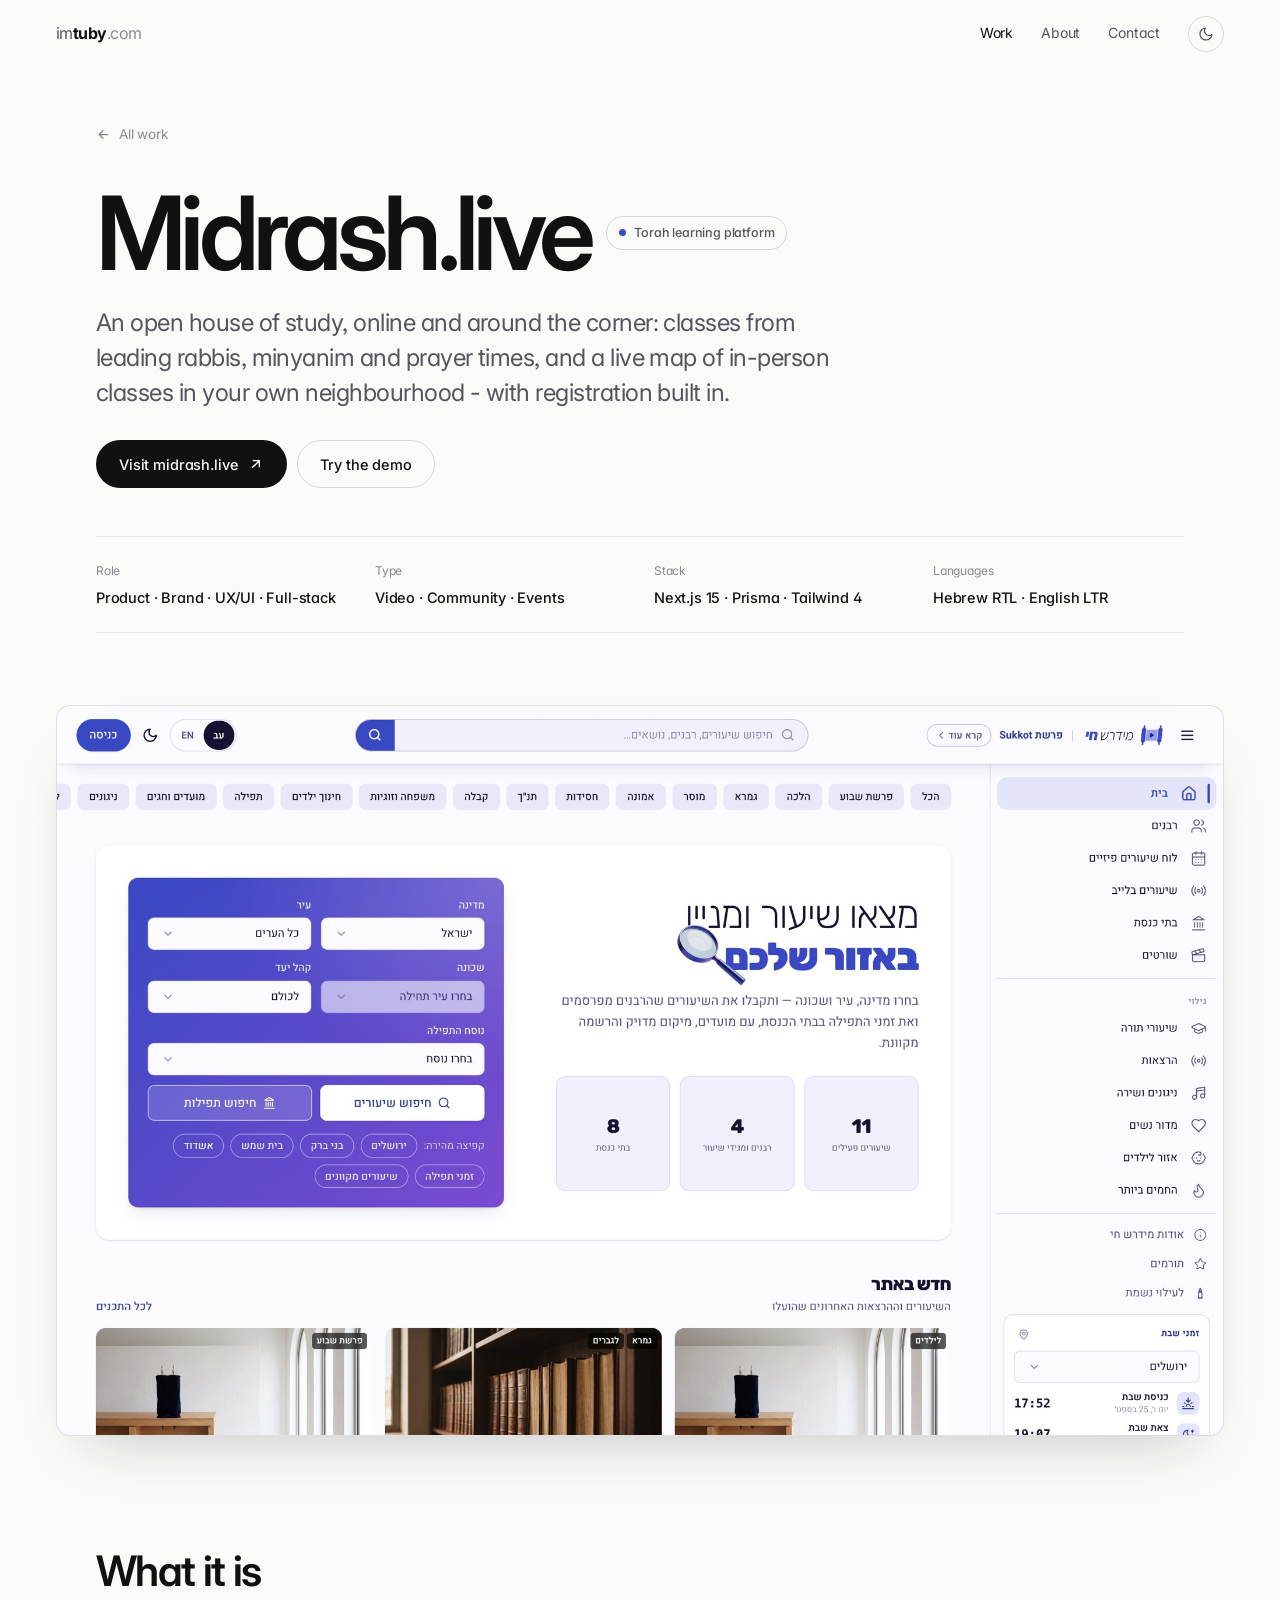
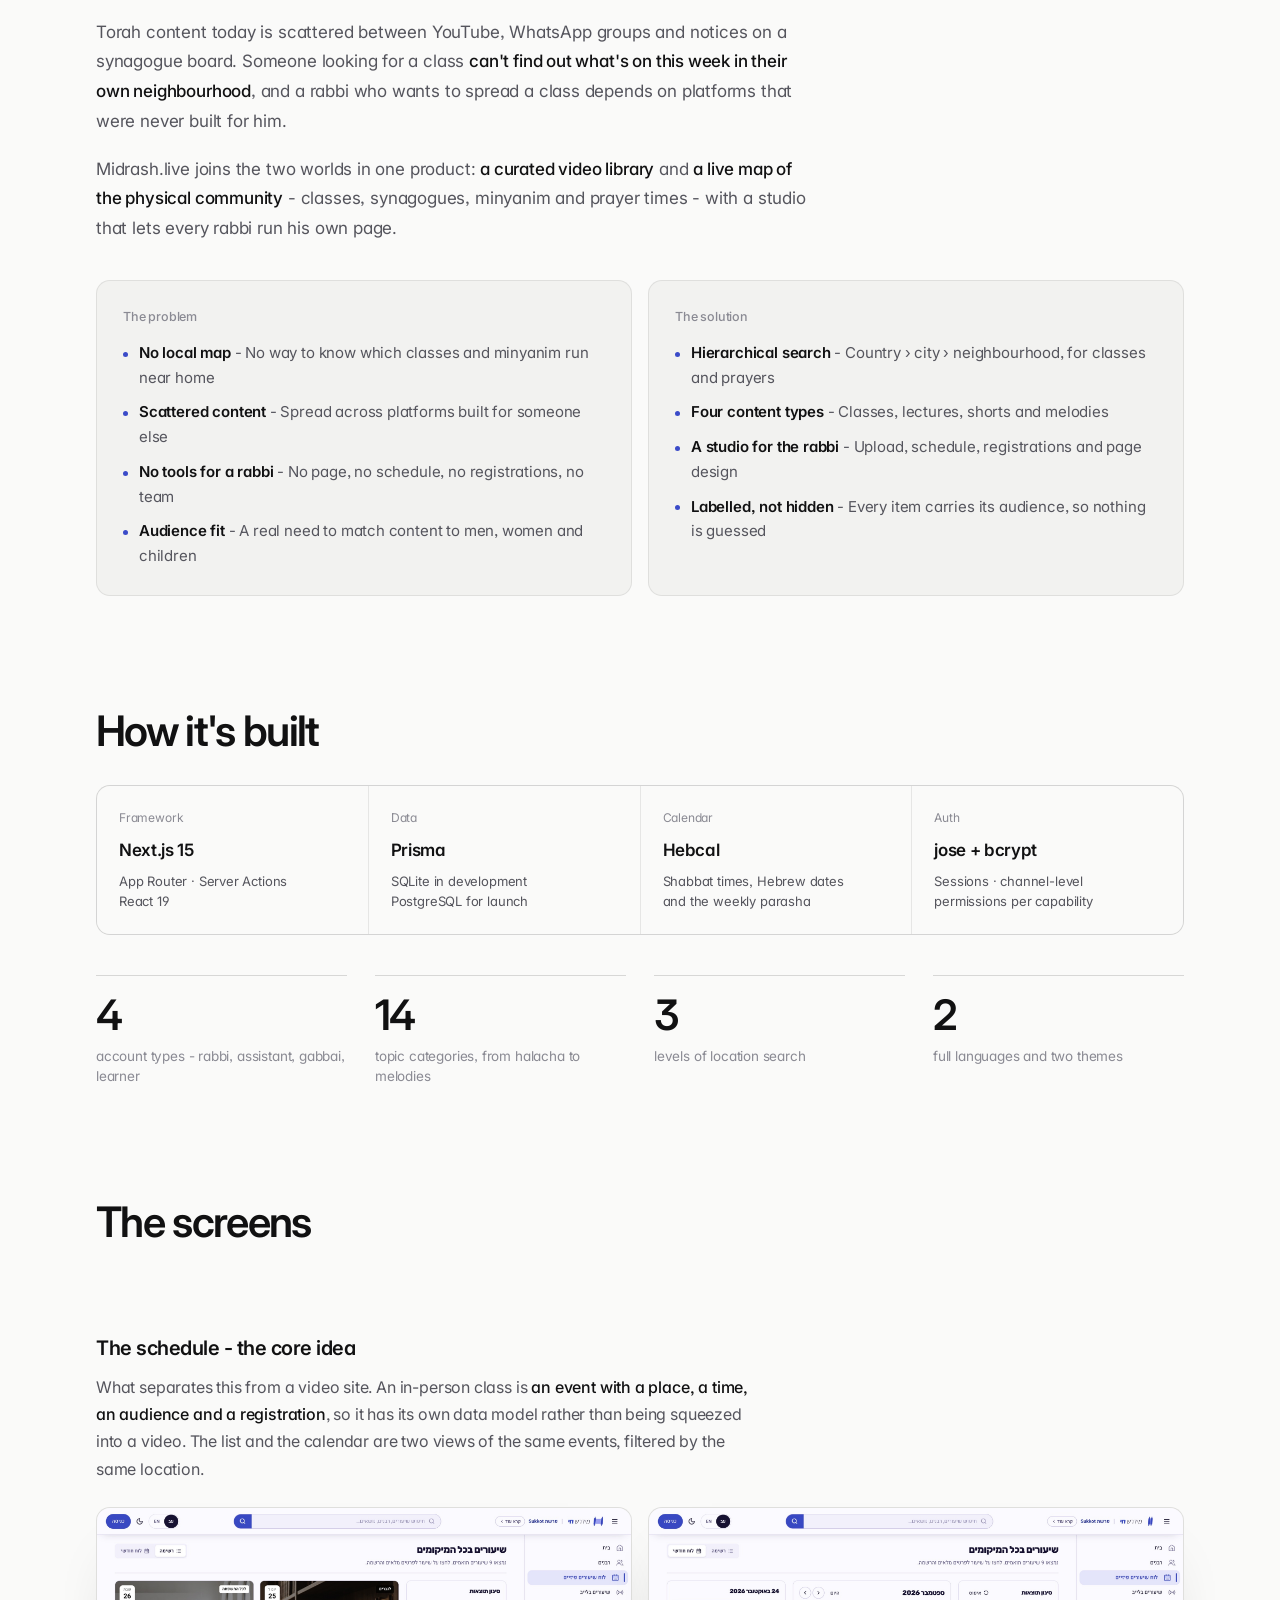
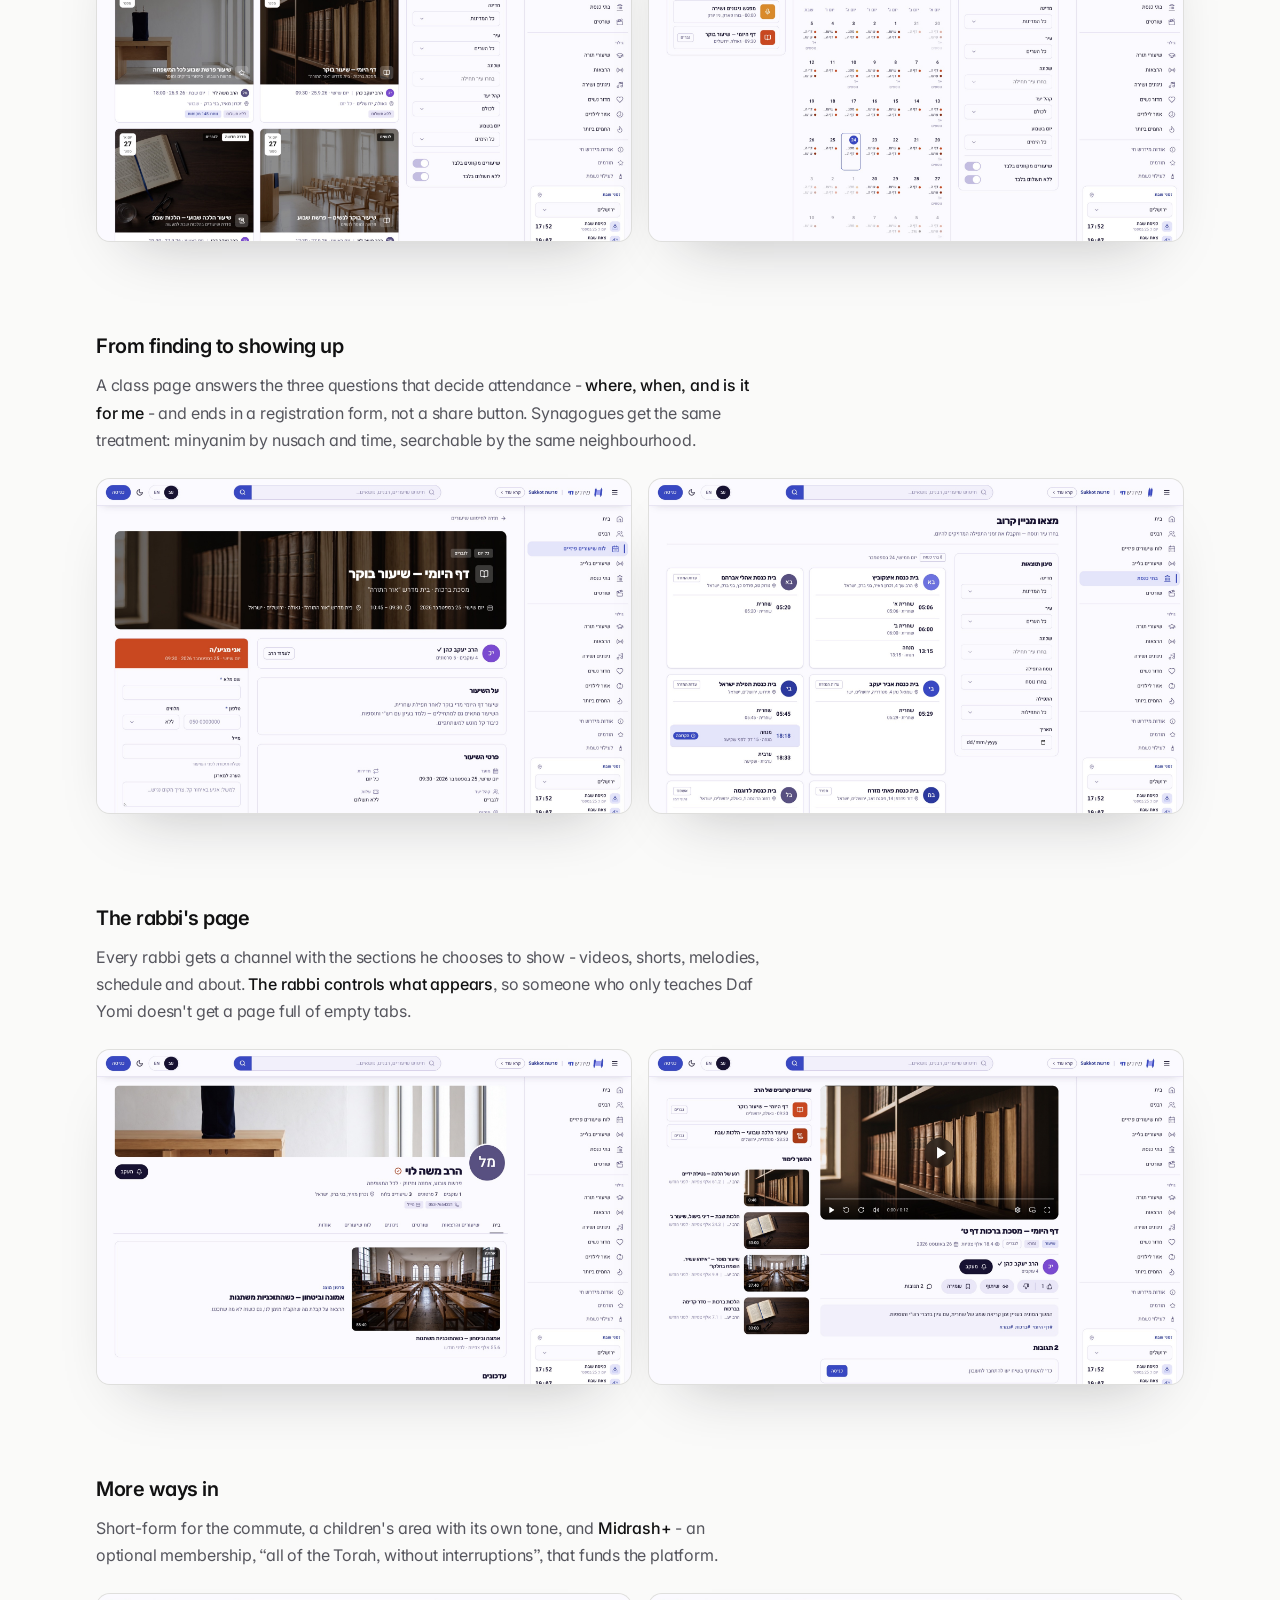
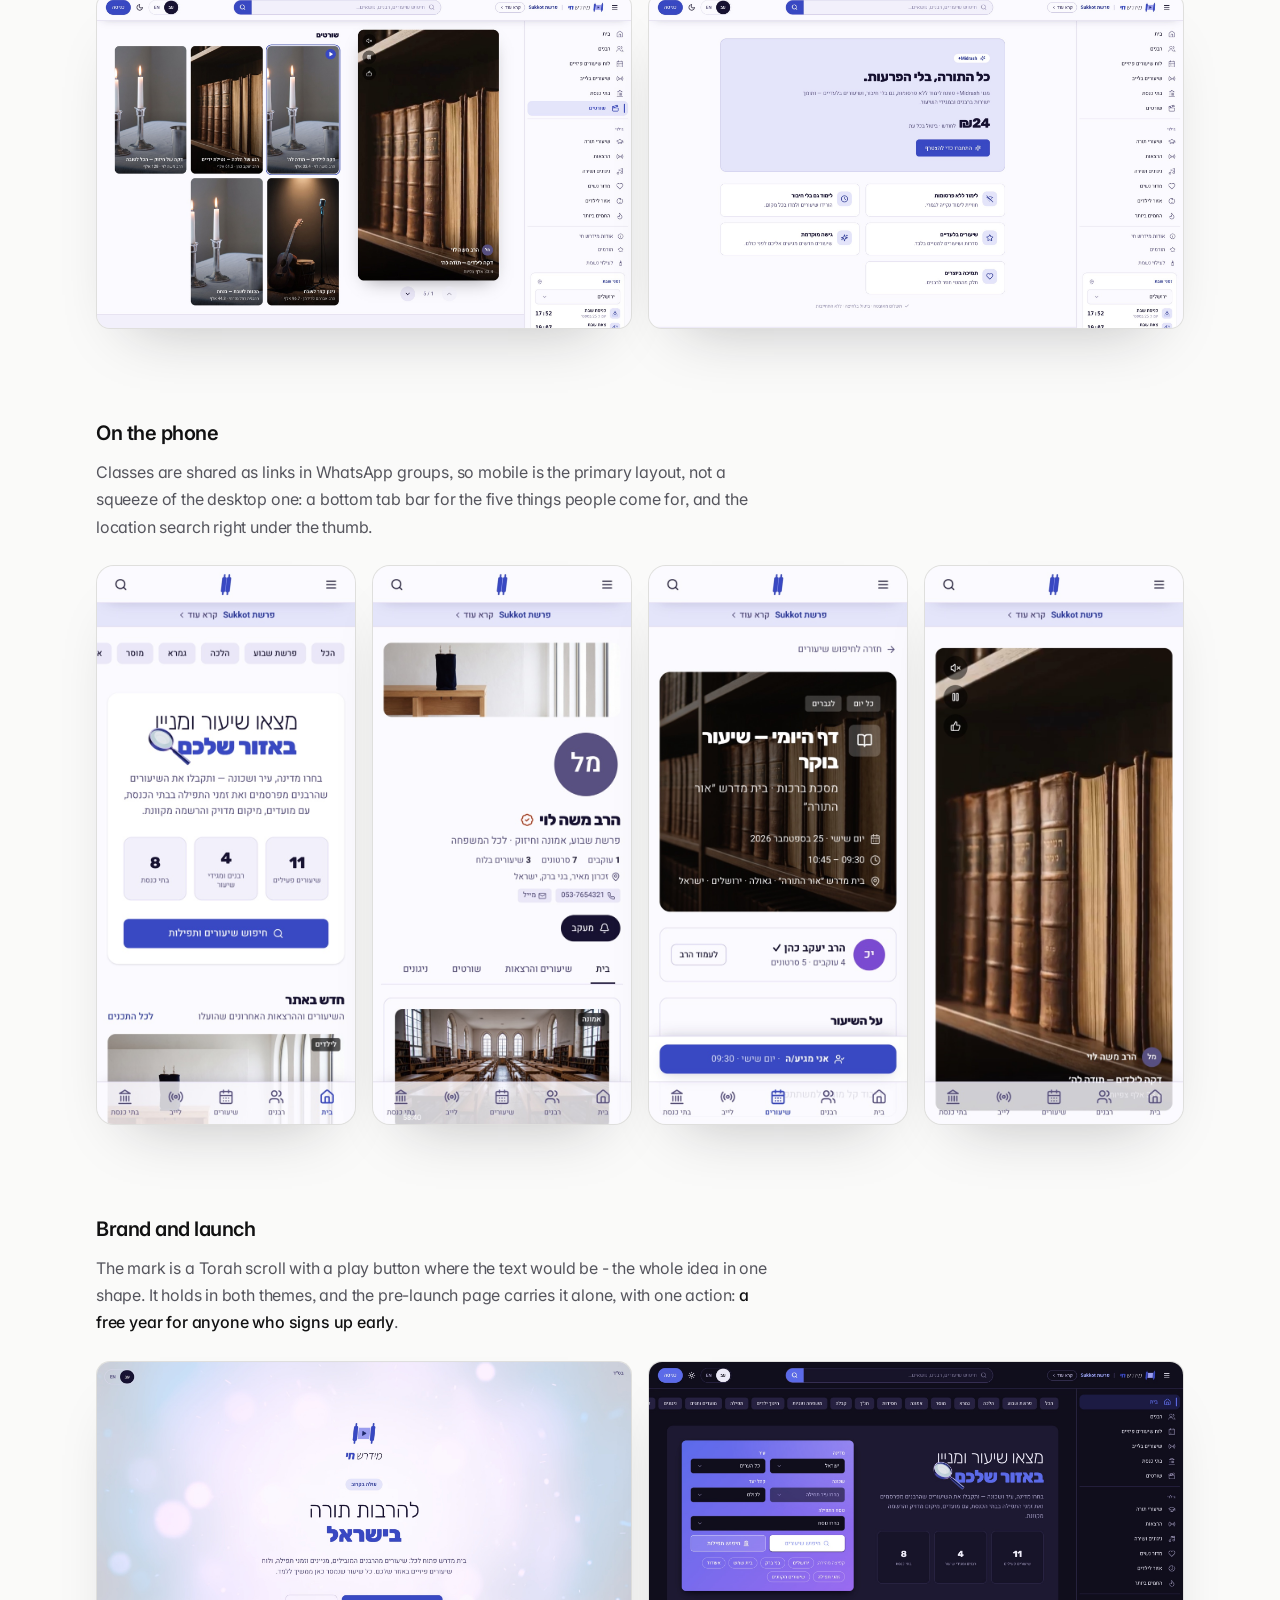
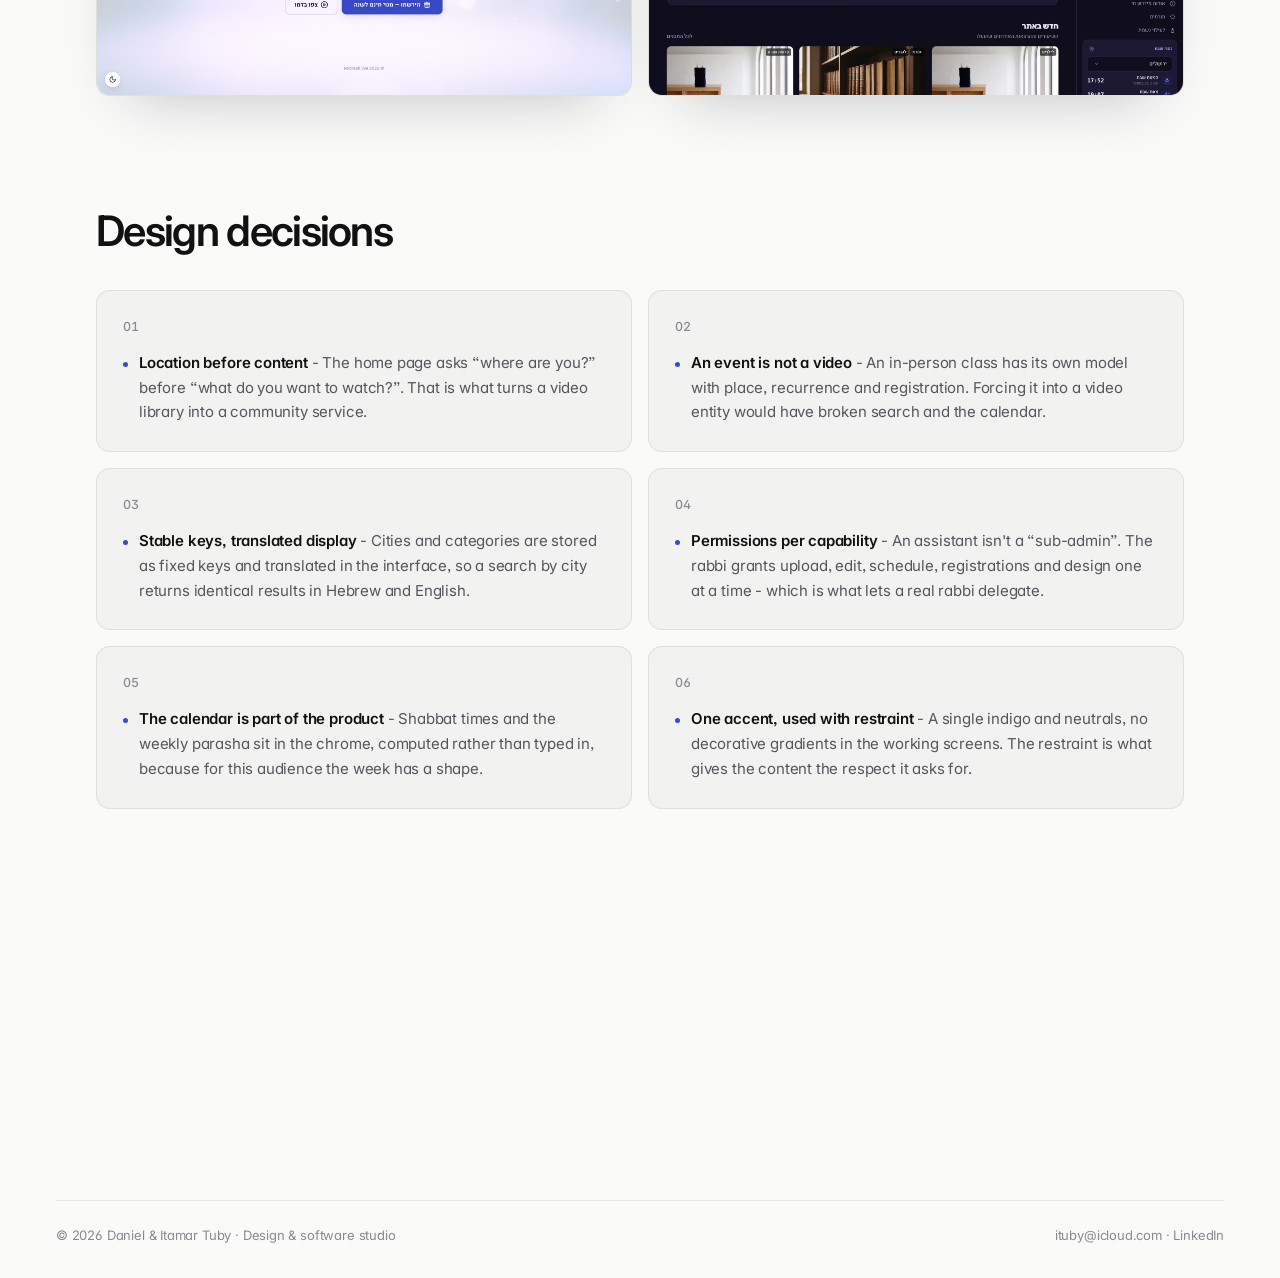
<file: midrash.html>
<!doctype html>
<html lang="en" data-theme="dark" class="no-js">
<head>
<meta charset="utf-8">
<meta name="viewport" content="width=device-width, initial-scale=1">
<title>Midrash.live - Torah learning platform - Daniel &amp; Itamar Tuby</title>
<meta name="description" content="Classes from leading rabbis, minyanim and prayer times, and a live map of in-person classes in your neighbourhood, with registration built in.">
<link rel="canonical" href="https://imtuby.com/midrash.html">
<meta property="og:type" content="website">
<meta property="og:site_name" content="Daniel &amp; Itamar Tuby">
<meta property="og:title" content="Midrash.live - Torah learning platform - Daniel &amp; Itamar Tuby">
<meta property="og:description" content="Classes from leading rabbis, minyanim and prayer times, and a live map of in-person classes in your neighbourhood, with registration built in.">
<meta property="og:url" content="https://imtuby.com/midrash.html">
<meta property="og:image" content="https://imtuby.com/img/covers/midrash.jpg">
<meta name="twitter:card" content="summary_large_image">
<meta name="theme-color" content="#0A0A0B">
<link rel="icon" href="favicon.svg" type="image/svg+xml">
<script>try{var t=localStorage.getItem('it-theme')||(matchMedia('(prefers-color-scheme: light)').matches?'light':'dark');document.documentElement.dataset.theme=t}catch(e){}</script>
<link rel="preconnect" href="https://fonts.googleapis.com">
<link rel="preconnect" href="https://fonts.gstatic.com" crossorigin>
<link href="https://fonts.googleapis.com/css2?family=Inter:wght@400;500;600;700&family=Instrument+Serif:ital@0;1&display=swap" rel="stylesheet">
<link rel="stylesheet" href="style.css?v=1790340133">
</head>
<body style="--accent:#3B4BC8">

<header class="nav">
  <a class="nav__mark" href="index.html#top" aria-label="Daniel &amp; Itamar Tuby - home"><span class="nm-i">im</span><span class="nm-n">tuby</span><span class="nm-t">.com</span></a>
  <nav class="nav__links" aria-label="Primary">
    <a href="index.html#work" aria-current="page">Work</a>
    <a href="index.html#about">About</a>
    <a href="index.html#contact">Contact</a>
  </nav>
  <button class="themetoggle" id="themetoggle" aria-label="Toggle colour theme" title="Toggle theme">
    <svg class="themetoggle__sun" viewBox="0 0 24 24" fill="none" stroke="currentColor" stroke-width="1.8" stroke-linecap="round"><circle cx="12" cy="12" r="4.5"/><path d="M12 2v2M12 20v2M2 12h2M20 12h2M4.9 4.9l1.4 1.4M17.7 17.7l1.4 1.4M19.1 4.9l-1.4 1.4M6.3 17.7l-1.4 1.4"/></svg>
    <svg class="themetoggle__moon" viewBox="0 0 24 24" fill="none" stroke="currentColor" stroke-width="1.8" stroke-linecap="round" stroke-linejoin="round"><path d="M21 12.8A9 9 0 1 1 11.2 3a7 7 0 0 0 9.8 9.8z"/></svg>
  </button>
  <button class="burger" id="burger" aria-label="Open menu" aria-expanded="false" aria-controls="drawer"><span></span><span></span></button>
</header>

<div class="scrim" id="scrim" hidden></div>
<aside class="drawer" id="drawer" aria-label="Menu" aria-hidden="true" inert>
  <nav class="drawer__links">
    <a href="index.html#work"><span>01</span>Work</a>
    <a href="index.html#about"><span>02</span>About</a>
    <a href="index.html#contact"><span>03</span>Contact</a>
  </nav>
  <div class="drawer__foot">
    <a href="mailto:ituby@icloud.com">ituby@icloud.com</a>
    <a href="https://www.linkedin.com/in/tubyitamar/" target="_blank" rel="noopener">LinkedIn</a>
  </div>
</aside>

<section class="phero pnav">
  <a class="backlink reveal" href="index.html#work">
    <svg viewBox="0 0 24 24" fill="none" stroke="currentColor" stroke-width="2" stroke-linecap="round" stroke-linejoin="round"><path d="M19 12H5M11 18l-6-6 6-6"/></svg>
    All work
  </a>

  <div class="phero__top reveal">
    <h1 class="phero__name">Midrash.live</h1>
    <span class="phero__kind">Torah learning platform</span>
  </div>
  <p class="phero__lede reveal">An open house of study, online and around the corner: classes from leading rabbis, minyanim and prayer times, and a live map of in-person classes in your own neighbourhood - with registration built in.</p>

  <div class="phero__actions reveal">
    <a class="btn btn--primary" href="https://midrash.live" target="_blank" rel="noopener"><span>Visit midrash.live</span><svg viewBox="0 0 24 24" fill="none" stroke="currentColor" stroke-width="2" stroke-linecap="round" stroke-linejoin="round"><path d="M7 17 17 7M8 7h9v9"/></svg></a>
    <a class="btn btn--ghost" href="https://midrash.live/demo" target="_blank" rel="noopener"><span>Try the demo</span></a>
  </div>

  <dl class="phero__meta reveal">
    <div><dt>Role</dt><dd>Product · Brand · UX/UI · Full-stack</dd></div>
    <div><dt>Type</dt><dd>Video · Community · Events</dd></div>
    <div><dt>Stack</dt><dd>Next.js 15 · Prisma · Tailwind 4</dd></div>
    <div><dt>Languages</dt><dd>Hebrew RTL · English LTR</dd></div>
  </dl>
</section>

<div class="pcover reveal"><figure><img src="img/shots/midrash-home.jpg" alt="Midrash.live home - find a class and a minyan in your area" width="2000" height="1250"></figure></div>

<section class="psec reveal">
  <h2 class="psec__h">What it is</h2>
  <p class="psec__p">Torah content today is scattered between YouTube, WhatsApp groups and notices on a synagogue board. Someone looking for a class <b>can't find out what's on this week in their own neighbourhood</b>, and a rabbi who wants to spread a class depends on platforms that were never built for him.</p>
  <p class="psec__p">Midrash.live joins the two worlds in one product: <b>a curated video library</b> and <b>a live map of the physical community</b> - classes, synagogues, minyanim and prayer times - with a studio that lets every rabbi run his own page.</p>
  <div class="pcols">
    <div class="pcard">
      <h4>The problem</h4>
      <ul>
        <li><b>No local map</b> - No way to know which classes and minyanim run near home</li>
        <li><b>Scattered content</b> - Spread across platforms built for someone else</li>
        <li><b>No tools for a rabbi</b> - No page, no schedule, no registrations, no team</li>
        <li><b>Audience fit</b> - A real need to match content to men, women and children</li>
      </ul>
    </div>
    <div class="pcard">
      <h4>The solution</h4>
      <ul>
        <li><b>Hierarchical search</b> - Country › city › neighbourhood, for classes and prayers</li>
        <li><b>Four content types</b> - Classes, lectures, shorts and melodies</li>
        <li><b>A studio for the rabbi</b> - Upload, schedule, registrations and page design</li>
        <li><b>Labelled, not hidden</b> - Every item carries its audience, so nothing is guessed</li>
      </ul>
    </div>
  </div>
</section>

<section class="psec reveal">
  <h2 class="psec__h">How it's built</h2>
  <div class="pstack">
    <div class="plyr"><div class="t">Framework</div><div class="n">Next.js 15</div><div class="d">App Router · Server Actions<br>React 19</div></div>
    <div class="plyr"><div class="t">Data</div><div class="n">Prisma</div><div class="d">SQLite in development<br>PostgreSQL for launch</div></div>
    <div class="plyr"><div class="t">Calendar</div><div class="n">Hebcal</div><div class="d">Shabbat times, Hebrew dates<br>and the weekly parasha</div></div>
    <div class="plyr"><div class="t">Auth</div><div class="n">jose + bcrypt</div><div class="d">Sessions · channel-level<br>permissions per capability</div></div>
  </div>
  <div class="pnums">
    <div class="pnum"><b>4</b><span>account types - rabbi, assistant, gabbai, learner</span></div>
    <div class="pnum"><b>14</b><span>topic categories, from halacha to melodies</span></div>
    <div class="pnum"><b>3</b><span>levels of location search</span></div>
    <div class="pnum"><b>2</b><span>full languages and two themes</span></div>
  </div>
</section>

<section class="psec">
  <h2 class="psec__h reveal">The screens</h2>

  <div class="pshot pshot--pair reveal">
    <div class="pshot__note"><h4>The schedule - the core idea</h4><p>What separates this from a video site. An in-person class is <b>an event with a place, a time, an audience and a registration</b>, so it has its own data model rather than being squeezed into a video. The list and the calendar are two views of the same events, filtered by the same location.</p></div>
    <figure><img loading="lazy" src="img/shots/midrash-lessons.jpg" alt="Midrash.live - in-person classes near you"></figure>
    <figure><img loading="lazy" src="img/shots/midrash-calendar.jpg" alt="Midrash.live - the class calendar"></figure>
  </div>

  <div class="pshot pshot--pair reveal">
    <div class="pshot__note"><h4>From finding to showing up</h4><p>A class page answers the three questions that decide attendance - <b>where, when, and is it for me</b> - and ends in a registration form, not a share button. Synagogues get the same treatment: minyanim by nusach and time, searchable by the same neighbourhood.</p></div>
    <figure><img loading="lazy" src="img/shots/midrash-lesson.jpg" alt="Midrash.live - a class page with registration"></figure>
    <figure><img loading="lazy" src="img/shots/midrash-prayers.jpg" alt="Midrash.live - minyanim and prayer times"></figure>
  </div>

  <div class="pshot pshot--pair reveal">
    <div class="pshot__note"><h4>The rabbi's page</h4><p>Every rabbi gets a channel with the sections he chooses to show - videos, shorts, melodies, schedule and about. <b>The rabbi controls what appears</b>, so someone who only teaches Daf Yomi doesn't get a page full of empty tabs.</p></div>
    <figure><img loading="lazy" src="img/shots/midrash-channel.jpg" alt="Midrash.live - a rabbi's channel"></figure>
    <figure><img loading="lazy" src="img/shots/midrash-watch.jpg" alt="Midrash.live - watching a class"></figure>
  </div>

  <div class="pshot pshot--pair reveal">
    <div class="pshot__note"><h4>More ways in</h4><p>Short-form for the commute, a children's area with its own tone, and <b>Midrash+</b> - an optional membership, “all of the Torah, without interruptions”, that funds the platform.</p></div>
    <figure><img loading="lazy" src="img/shots/midrash-shorts.jpg" alt="Midrash.live - shorts"></figure>
    <figure><img loading="lazy" src="img/shots/midrash-premium.jpg" alt="Midrash.live - Midrash+ membership"></figure>
  </div>

  <div class="pshot reveal">
    <div class="pshot__note"><h4>On the phone</h4><p>Classes are shared as links in WhatsApp groups, so mobile is the primary layout, not a squeeze of the desktop one: a bottom tab bar for the five things people come for, and the location search right under the thumb.</p></div>
    <div class="pphones">
      <figure><img loading="lazy" src="img/shots/midrash-m-home.jpg" alt="Midrash.live on mobile - home"></figure>
      <figure><img loading="lazy" src="img/shots/midrash-m-channel.jpg" alt="Midrash.live on mobile - rabbi's channel"></figure>
      <figure><img loading="lazy" src="img/shots/midrash-m-lesson.jpg" alt="Midrash.live on mobile - class page"></figure>
      <figure><img loading="lazy" src="img/shots/midrash-m-shorts.jpg" alt="Midrash.live on mobile - shorts"></figure>
    </div>
  </div>

  <div class="pshot pshot--pair reveal">
    <div class="pshot__note"><h4>Brand and launch</h4><p>The mark is a Torah scroll with a play button where the text would be - the whole idea in one shape. It holds in both themes, and the pre-launch page carries it alone, with one action: <b>a free year for anyone who signs up early</b>.</p></div>
    <figure><img loading="lazy" src="img/shots/midrash-landing.jpg" alt="Midrash.live - launch page"></figure>
    <figure><img loading="lazy" src="img/shots/midrash-dark.jpg" alt="Midrash.live - dark theme"></figure>
  </div>
</section>

<section class="psec reveal">
  <h2 class="psec__h">Design decisions</h2>
  <div class="pcols">
    <div class="pcard"><h4>01</h4><ul><li><b>Location before content</b> - The home page asks “where are you?” before “what do you want to watch?”. That is what turns a video library into a community service.</li></ul></div>
    <div class="pcard"><h4>02</h4><ul><li><b>An event is not a video</b> - An in-person class has its own model with place, recurrence and registration. Forcing it into a video entity would have broken search and the calendar.</li></ul></div>
    <div class="pcard"><h4>03</h4><ul><li><b>Stable keys, translated display</b> - Cities and categories are stored as fixed keys and translated in the interface, so a search by city returns identical results in Hebrew and English.</li></ul></div>
    <div class="pcard"><h4>04</h4><ul><li><b>Permissions per capability</b> - An assistant isn't a “sub-admin”. The rabbi grants upload, edit, schedule, registrations and design one at a time - which is what lets a real rabbi delegate.</li></ul></div>
    <div class="pcard"><h4>05</h4><ul><li><b>The calendar is part of the product</b> - Shabbat times and the weekly parasha sit in the chrome, computed rather than typed in, because for this audience the week has a shape.</li></ul></div>
    <div class="pcard"><h4>06</h4><ul><li><b>One accent, used with restraint</b> - A single indigo and neutrals, no decorative gradients in the working screens. The restraint is what gives the content the respect it asks for.</li></ul></div>
  </div>
</section>

<section class="pnext reveal">
  <div class="pnext__inner">
    <a href="minner.html">
      <div class="pnext__lbl">Next project</div>
      <div class="pnext__name">Minner →</div>
    </a>
    <a class="btn btn--ghost" href="index.html#contact"><span>Get in touch</span></a>
  </div>
</section>

<div class="pfoot">
  <footer class="foot">
    <span>© 2026 Daniel &amp; Itamar Tuby · Design &amp; software studio</span>
    <span><a href="mailto:ituby@icloud.com">ituby@icloud.com</a> · <a href="https://www.linkedin.com/in/tubyitamar/" target="_blank" rel="noopener">LinkedIn</a></span>
  </footer>
</div>

<script src="script.js?v=1790340133"></script>
</body>
</html>
</file>
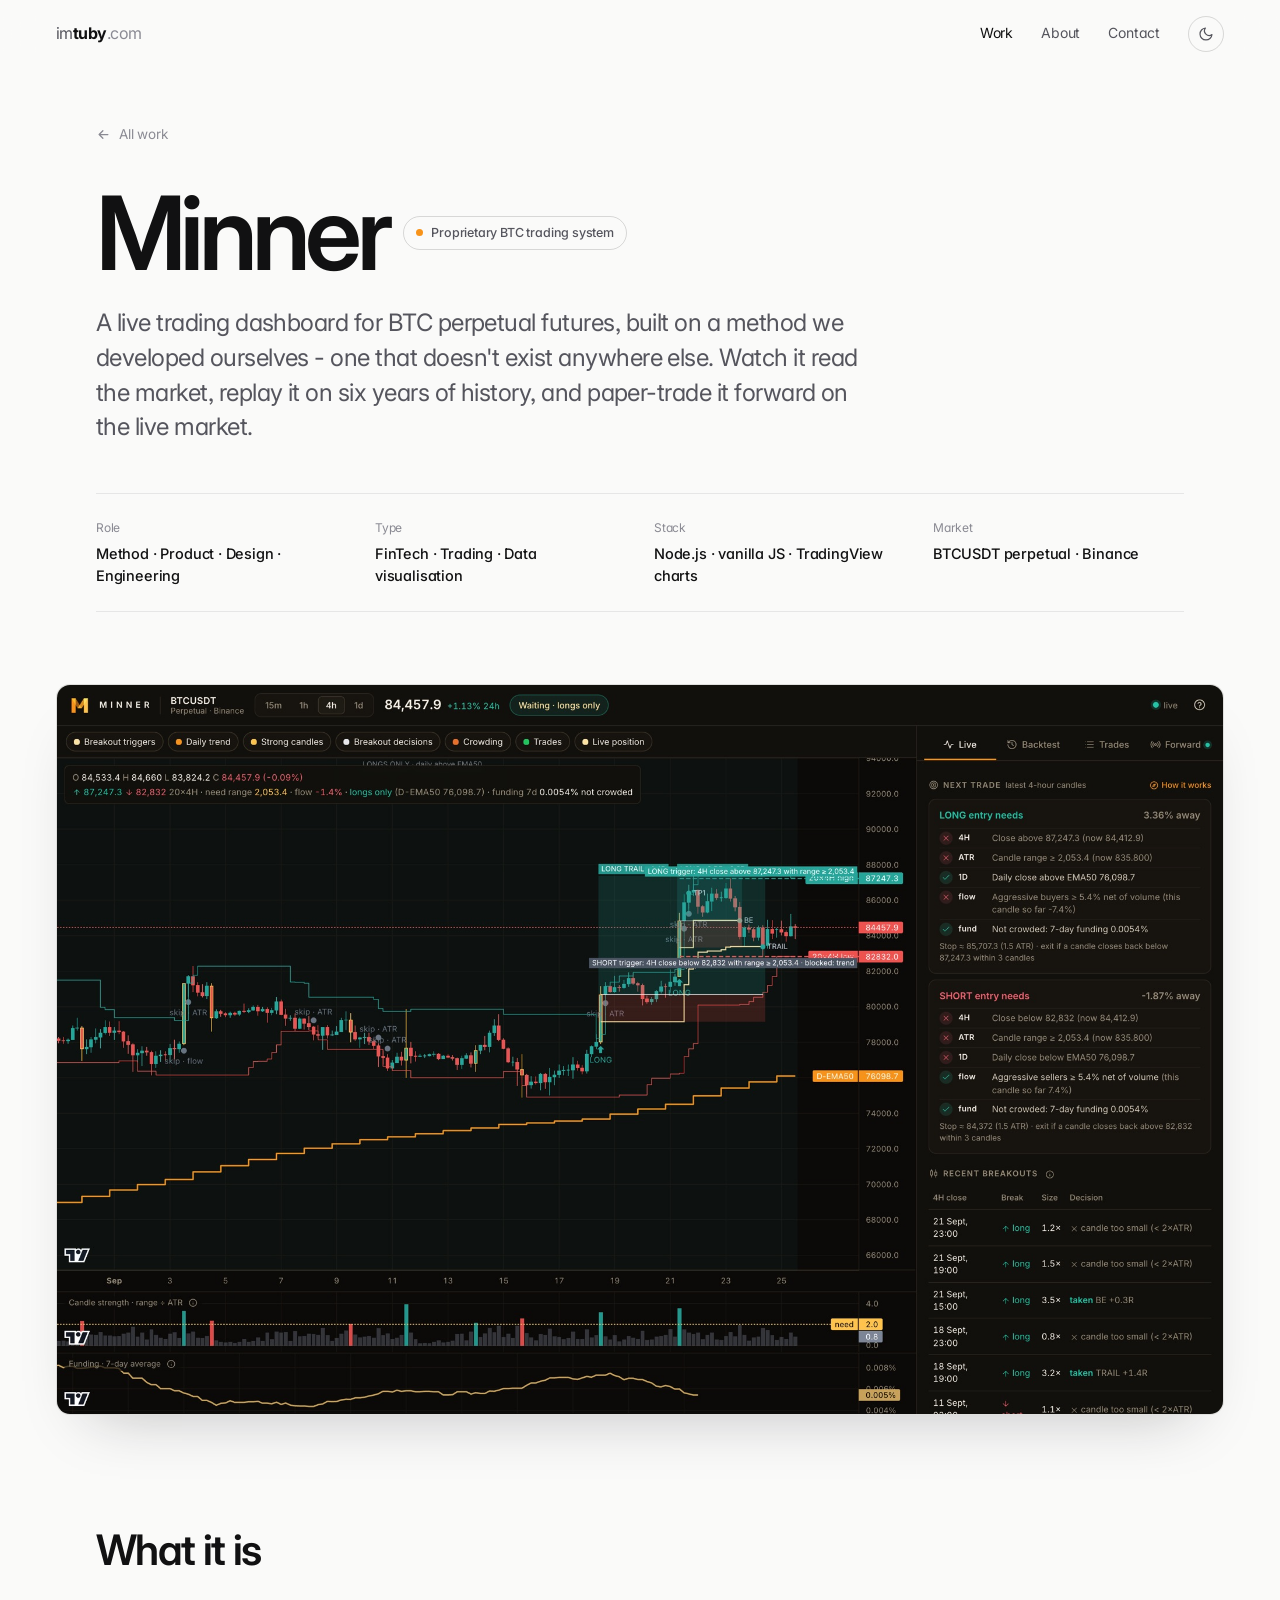
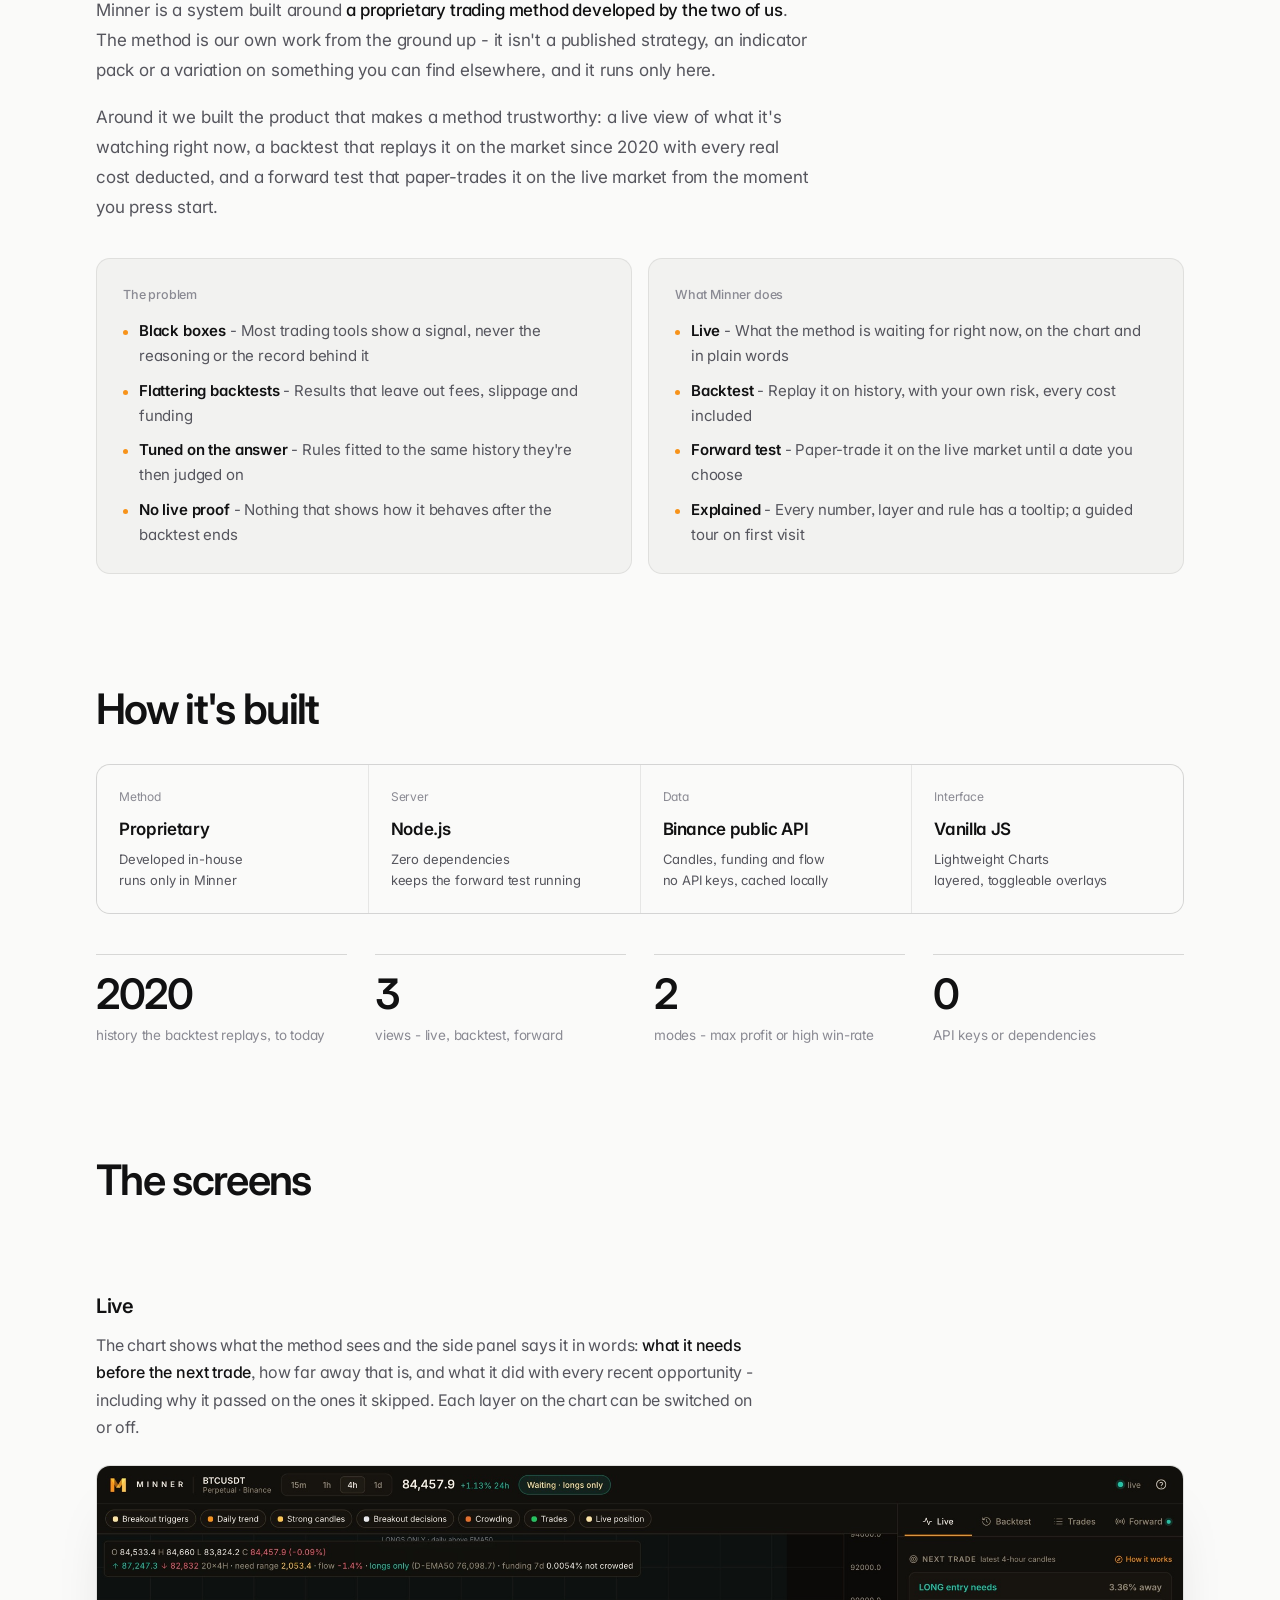
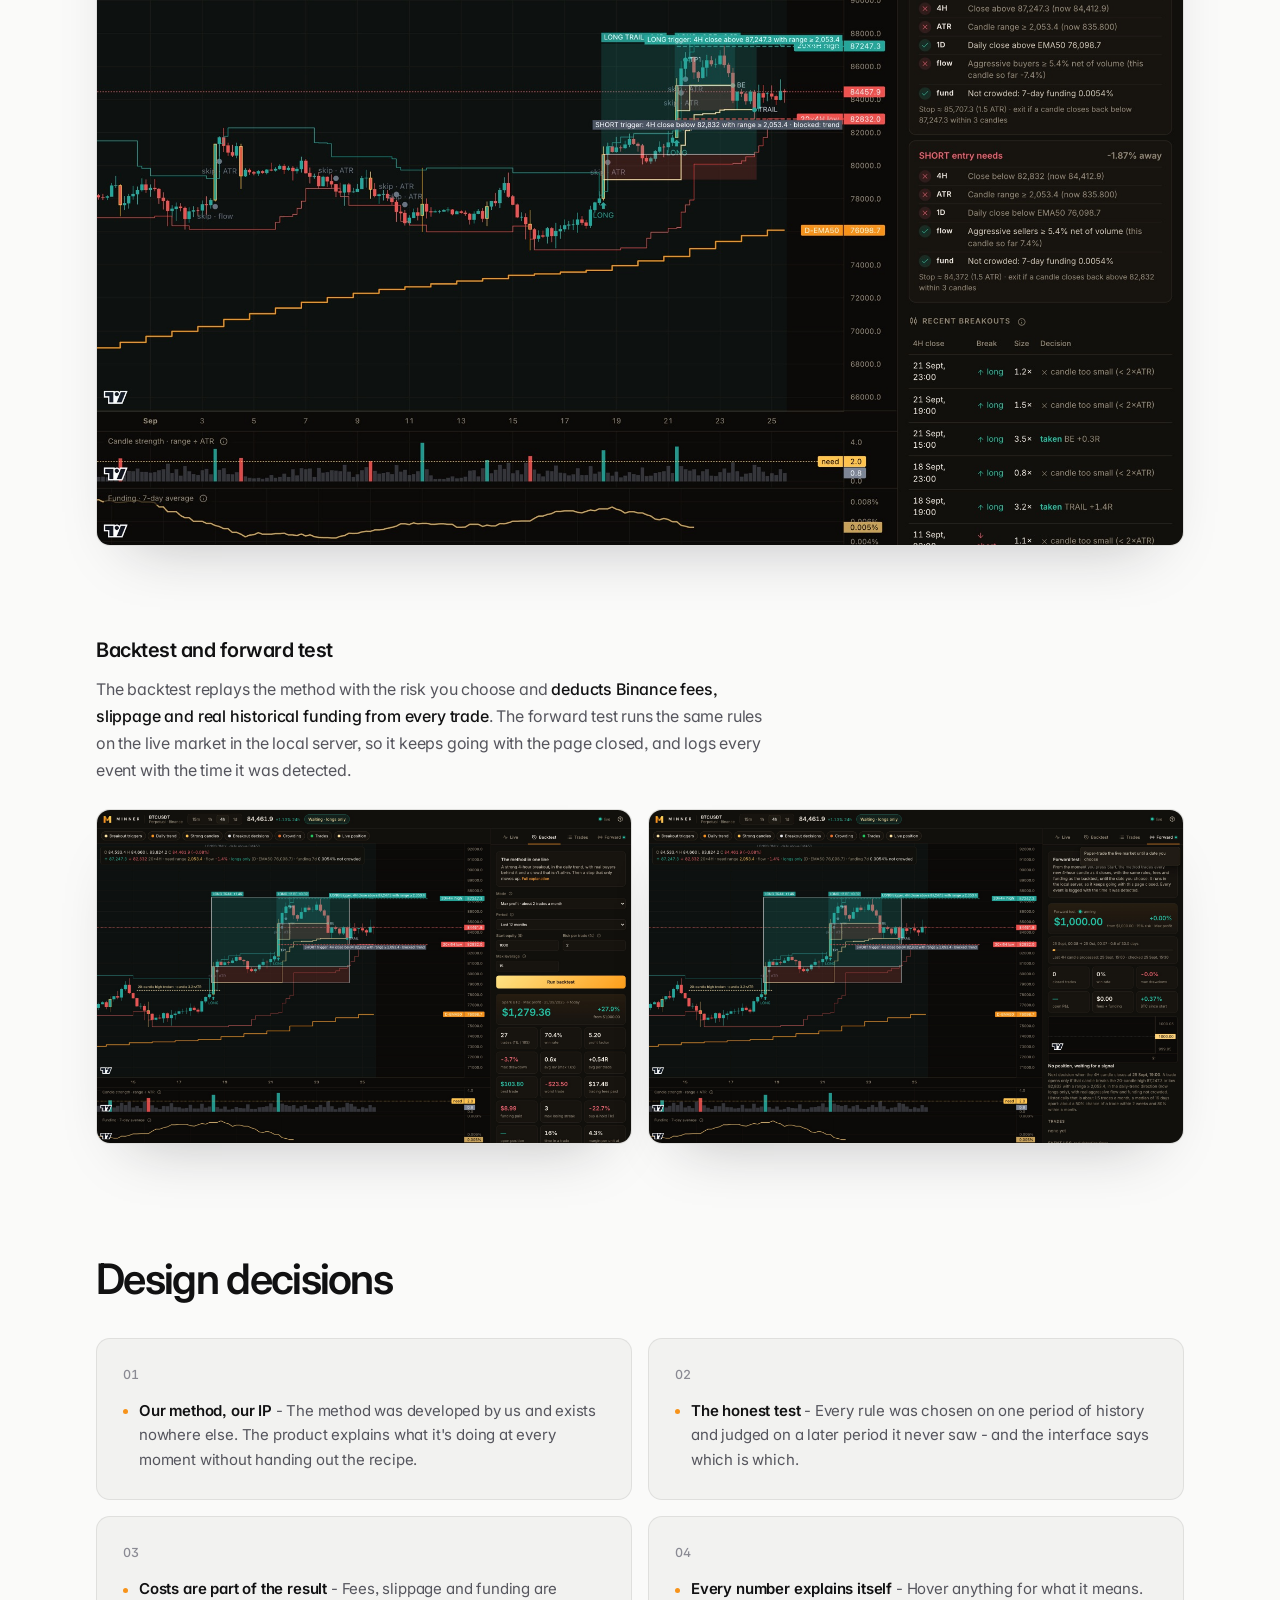
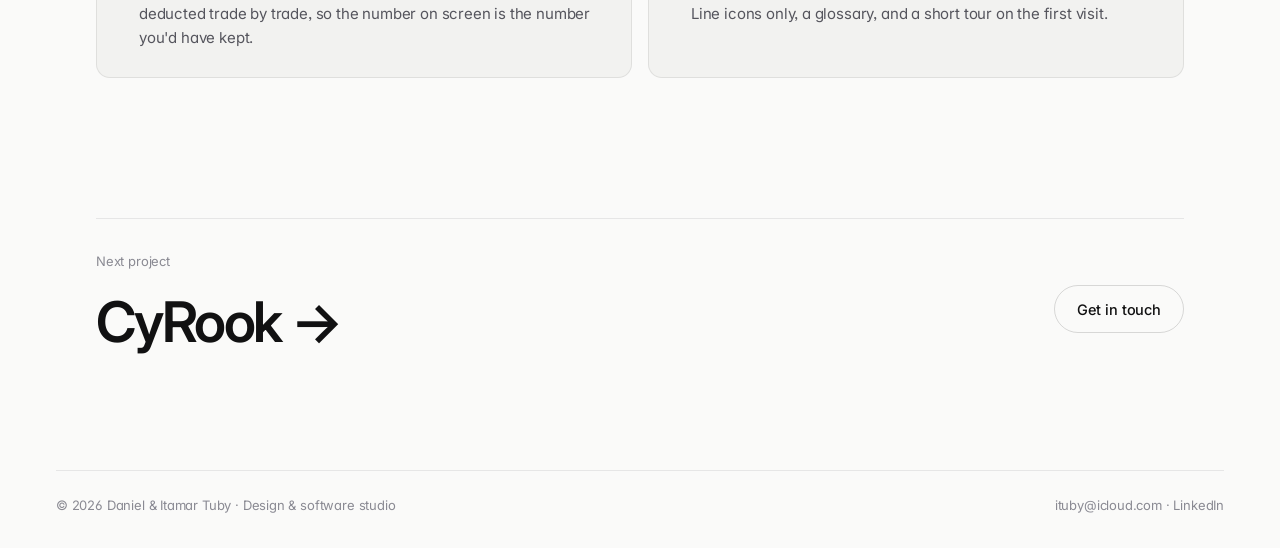
<file: minner.html>
<!doctype html>
<html lang="en" data-theme="dark" class="no-js">
<head>
<meta charset="utf-8">
<meta name="viewport" content="width=device-width, initial-scale=1">
<title>Minner - Proprietary BTC trading system - Daniel &amp; Itamar Tuby</title>
<meta name="description" content="A live BTC trading dashboard built on a proprietary method developed by Daniel and Itamar Tuby - with backtest and forward test, every cost included.">
<link rel="canonical" href="https://imtuby.com/minner.html">
<meta property="og:type" content="website">
<meta property="og:site_name" content="Daniel &amp; Itamar Tuby">
<meta property="og:title" content="Minner - Proprietary BTC trading system - Daniel &amp; Itamar Tuby">
<meta property="og:description" content="A live BTC trading dashboard built on a proprietary method developed by Daniel and Itamar Tuby - with backtest and forward test, every cost included.">
<meta property="og:url" content="https://imtuby.com/minner.html">
<meta property="og:image" content="https://imtuby.com/img/covers/minner.jpg">
<meta name="twitter:card" content="summary_large_image">
<meta name="theme-color" content="#0A0A0B">
<link rel="icon" href="favicon.svg" type="image/svg+xml">
<script>try{var t=localStorage.getItem('it-theme')||(matchMedia('(prefers-color-scheme: light)').matches?'light':'dark');document.documentElement.dataset.theme=t}catch(e){}</script>
<link rel="preconnect" href="https://fonts.googleapis.com">
<link rel="preconnect" href="https://fonts.gstatic.com" crossorigin>
<link href="https://fonts.googleapis.com/css2?family=Inter:wght@400;500;600;700&family=Instrument+Serif:ital@0;1&display=swap" rel="stylesheet">
<link rel="stylesheet" href="style.css?v=1790340133">
</head>
<body style="--accent:#F7931A">

<header class="nav">
  <a class="nav__mark" href="index.html#top" aria-label="Daniel &amp; Itamar Tuby - home"><span class="nm-i">im</span><span class="nm-n">tuby</span><span class="nm-t">.com</span></a>
  <nav class="nav__links" aria-label="Primary">
    <a href="index.html#work" aria-current="page">Work</a>
    <a href="index.html#about">About</a>
    <a href="index.html#contact">Contact</a>
  </nav>
  <button class="themetoggle" id="themetoggle" aria-label="Toggle colour theme" title="Toggle theme">
    <svg class="themetoggle__sun" viewBox="0 0 24 24" fill="none" stroke="currentColor" stroke-width="1.8" stroke-linecap="round"><circle cx="12" cy="12" r="4.5"/><path d="M12 2v2M12 20v2M2 12h2M20 12h2M4.9 4.9l1.4 1.4M17.7 17.7l1.4 1.4M19.1 4.9l-1.4 1.4M6.3 17.7l-1.4 1.4"/></svg>
    <svg class="themetoggle__moon" viewBox="0 0 24 24" fill="none" stroke="currentColor" stroke-width="1.8" stroke-linecap="round" stroke-linejoin="round"><path d="M21 12.8A9 9 0 1 1 11.2 3a7 7 0 0 0 9.8 9.8z"/></svg>
  </button>
  <button class="burger" id="burger" aria-label="Open menu" aria-expanded="false" aria-controls="drawer"><span></span><span></span></button>
</header>

<div class="scrim" id="scrim" hidden></div>
<aside class="drawer" id="drawer" aria-label="Menu" aria-hidden="true" inert>
  <nav class="drawer__links">
    <a href="index.html#work"><span>01</span>Work</a>
    <a href="index.html#about"><span>02</span>About</a>
    <a href="index.html#contact"><span>03</span>Contact</a>
  </nav>
  <div class="drawer__foot">
    <a href="mailto:ituby@icloud.com">ituby@icloud.com</a>
    <a href="https://www.linkedin.com/in/tubyitamar/" target="_blank" rel="noopener">LinkedIn</a>
  </div>
</aside>

<section class="phero pnav">
  <a class="backlink reveal" href="index.html#work">
    <svg viewBox="0 0 24 24" fill="none" stroke="currentColor" stroke-width="2" stroke-linecap="round" stroke-linejoin="round"><path d="M19 12H5M11 18l-6-6 6-6"/></svg>
    All work
  </a>

  <div class="phero__top reveal">
    <h1 class="phero__name">Minner</h1>
    <span class="phero__kind">Proprietary BTC trading system</span>
  </div>
  <p class="phero__lede reveal">A live trading dashboard for BTC perpetual futures, built on a method we developed ourselves - one that doesn't exist anywhere else. Watch it read the market, replay it on six years of history, and paper-trade it forward on the live market.</p>

  <dl class="phero__meta reveal">
    <div><dt>Role</dt><dd>Method · Product · Design · Engineering</dd></div>
    <div><dt>Type</dt><dd>FinTech · Trading · Data visualisation</dd></div>
    <div><dt>Stack</dt><dd>Node.js · vanilla JS · TradingView charts</dd></div>
    <div><dt>Market</dt><dd>BTCUSDT perpetual · Binance</dd></div>
  </dl>
</section>

<div class="pcover reveal"><figure><img src="img/shots/minner-live.jpg" alt="Minner - the live dashboard" width="2000" height="1250"></figure></div>

<section class="psec reveal">
  <h2 class="psec__h">What it is</h2>
  <p class="psec__p">Minner is a system built around <b>a proprietary trading method developed by the two of us</b>. The method is our own work from the ground up - it isn't a published strategy, an indicator pack or a variation on something you can find elsewhere, and it runs only here.</p>
  <p class="psec__p">Around it we built the product that makes a method trustworthy: a live view of what it's watching right now, a backtest that replays it on the market since 2020 with every real cost deducted, and a forward test that paper-trades it on the live market from the moment you press start.</p>
  <div class="pcols">
    <div class="pcard">
      <h4>The problem</h4>
      <ul>
        <li><b>Black boxes</b> - Most trading tools show a signal, never the reasoning or the record behind it</li>
        <li><b>Flattering backtests</b> - Results that leave out fees, slippage and funding</li>
        <li><b>Tuned on the answer</b> - Rules fitted to the same history they're then judged on</li>
        <li><b>No live proof</b> - Nothing that shows how it behaves after the backtest ends</li>
      </ul>
    </div>
    <div class="pcard">
      <h4>What Minner does</h4>
      <ul>
        <li><b>Live</b> - What the method is waiting for right now, on the chart and in plain words</li>
        <li><b>Backtest</b> - Replay it on history, with your own risk, every cost included</li>
        <li><b>Forward test</b> - Paper-trade it on the live market until a date you choose</li>
        <li><b>Explained</b> - Every number, layer and rule has a tooltip; a guided tour on first visit</li>
      </ul>
    </div>
  </div>
</section>

<section class="psec reveal">
  <h2 class="psec__h">How it's built</h2>
  <div class="pstack">
    <div class="plyr"><div class="t">Method</div><div class="n">Proprietary</div><div class="d">Developed in-house<br>runs only in Minner</div></div>
    <div class="plyr"><div class="t">Server</div><div class="n">Node.js</div><div class="d">Zero dependencies<br>keeps the forward test running</div></div>
    <div class="plyr"><div class="t">Data</div><div class="n">Binance public API</div><div class="d">Candles, funding and flow<br>no API keys, cached locally</div></div>
    <div class="plyr"><div class="t">Interface</div><div class="n">Vanilla JS</div><div class="d">Lightweight Charts<br>layered, toggleable overlays</div></div>
  </div>
  <div class="pnums">
    <div class="pnum"><b>2020</b><span>history the backtest replays, to today</span></div>
    <div class="pnum"><b>3</b><span>views - live, backtest, forward</span></div>
    <div class="pnum"><b>2</b><span>modes - max profit or high win-rate</span></div>
    <div class="pnum"><b>0</b><span>API keys or dependencies</span></div>
  </div>
</section>

<section class="psec">
  <h2 class="psec__h reveal">The screens</h2>

  <div class="pshot reveal">
    <div class="pshot__note"><h4>Live</h4><p>The chart shows what the method sees and the side panel says it in words: <b>what it needs before the next trade</b>, how far away that is, and what it did with every recent opportunity - including why it passed on the ones it skipped. Each layer on the chart can be switched on or off.</p></div>
    <figure><img loading="lazy" src="img/shots/minner-live.jpg" alt="Minner - live view"></figure>
  </div>

  <div class="pshot pshot--pair reveal">
    <div class="pshot__note"><h4>Backtest and forward test</h4><p>The backtest replays the method with the risk you choose and <b>deducts Binance fees, slippage and real historical funding from every trade</b>. The forward test runs the same rules on the live market in the local server, so it keeps going with the page closed, and logs every event with the time it was detected.</p></div>
    <figure><img loading="lazy" src="img/shots/minner-bt.jpg" alt="Minner - backtest"></figure>
    <figure><img loading="lazy" src="img/shots/minner-fwd.jpg" alt="Minner - forward test"></figure>
  </div>
</section>

<section class="psec reveal">
  <h2 class="psec__h">Design decisions</h2>
  <div class="pcols">
    <div class="pcard"><h4>01</h4><ul><li><b>Our method, our IP</b> - The method was developed by us and exists nowhere else. The product explains what it's doing at every moment without handing out the recipe.</li></ul></div>
    <div class="pcard"><h4>02</h4><ul><li><b>The honest test</b> - Every rule was chosen on one period of history and judged on a later period it never saw - and the interface says which is which.</li></ul></div>
    <div class="pcard"><h4>03</h4><ul><li><b>Costs are part of the result</b> - Fees, slippage and funding are deducted trade by trade, so the number on screen is the number you'd have kept.</li></ul></div>
    <div class="pcard"><h4>04</h4><ul><li><b>Every number explains itself</b> - Hover anything for what it means. Line icons only, a glossary, and a short tour on the first visit.</li></ul></div>
  </div>
</section>

<section class="pnext reveal">
  <div class="pnext__inner">
    <a href="cyrook.html">
      <div class="pnext__lbl">Next project</div>
      <div class="pnext__name">CyRook →</div>
    </a>
    <a class="btn btn--ghost" href="index.html#contact"><span>Get in touch</span></a>
  </div>
</section>

<div class="pfoot">
  <footer class="foot">
    <span>© 2026 Daniel &amp; Itamar Tuby · Design &amp; software studio</span>
    <span><a href="mailto:ituby@icloud.com">ituby@icloud.com</a> · <a href="https://www.linkedin.com/in/tubyitamar/" target="_blank" rel="noopener">LinkedIn</a></span>
  </footer>
</div>

<script src="script.js?v=1790340133"></script>
</body>
</html>
</file>
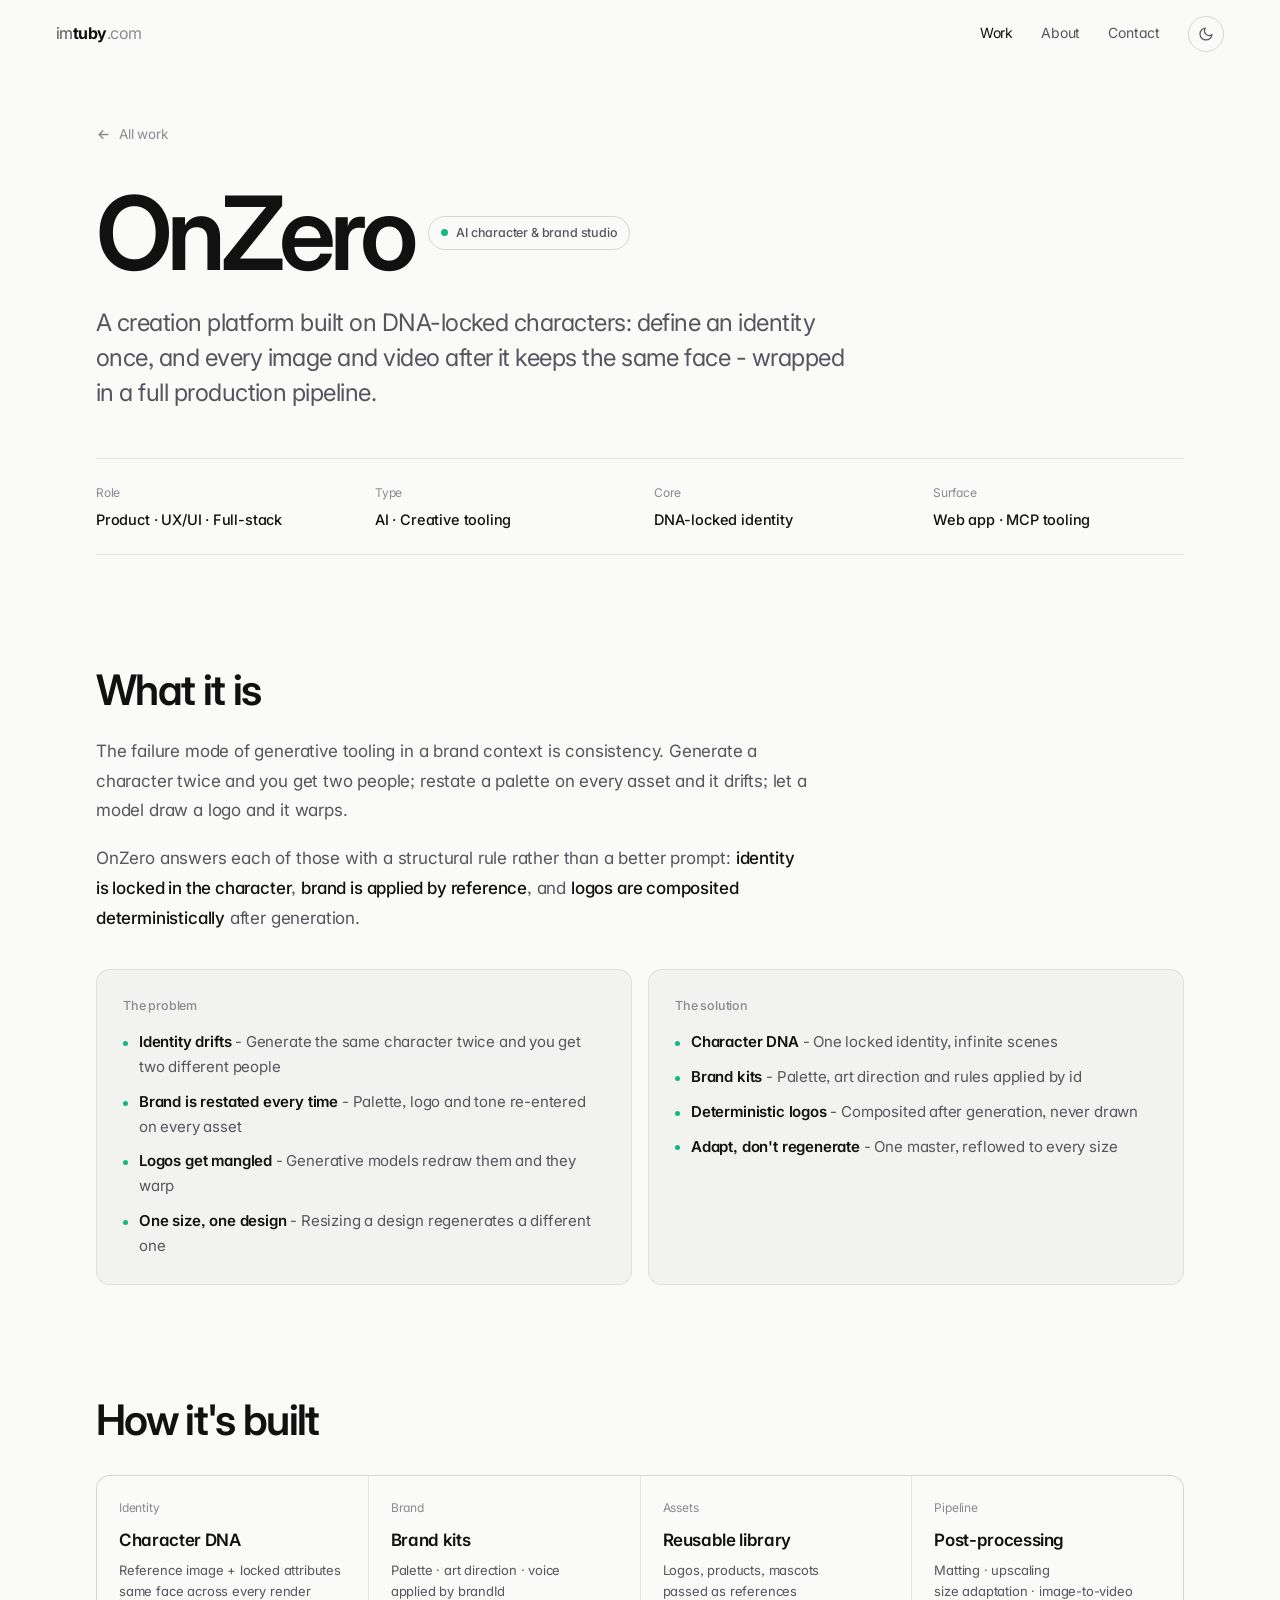
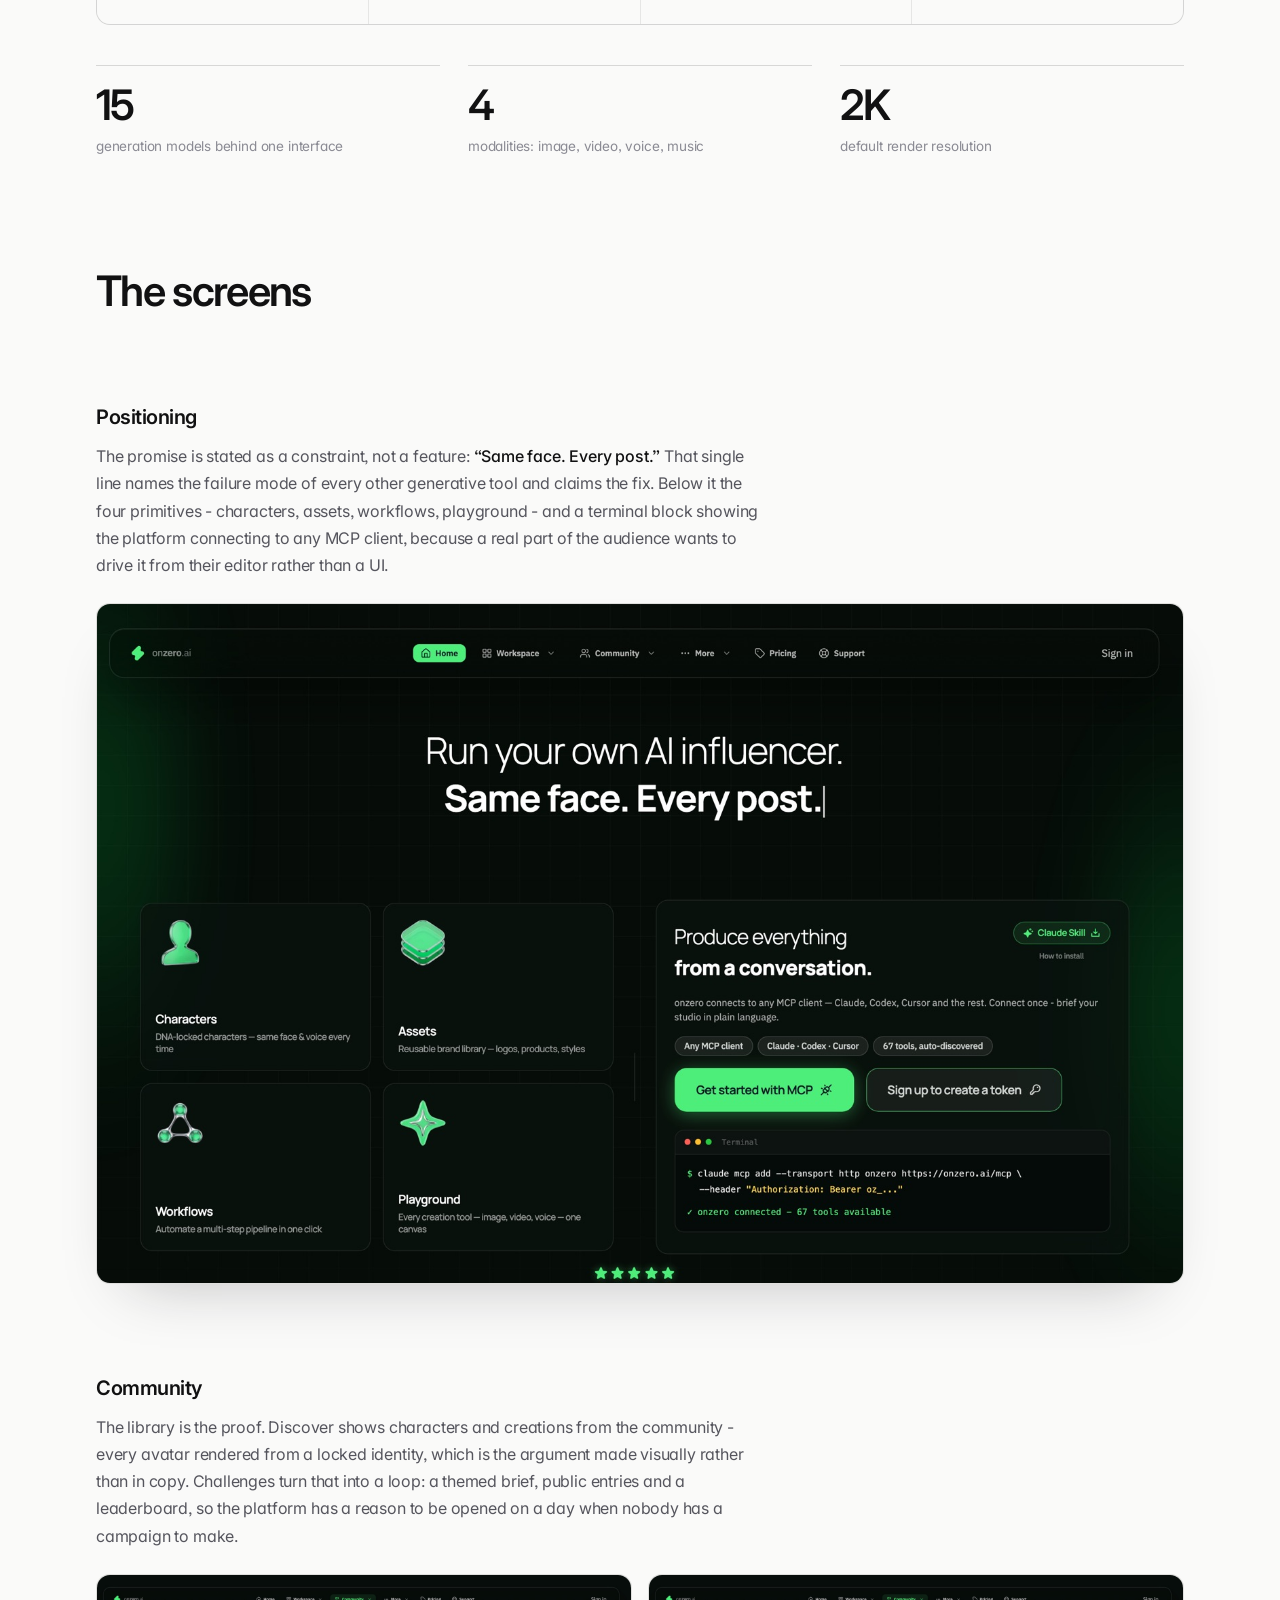
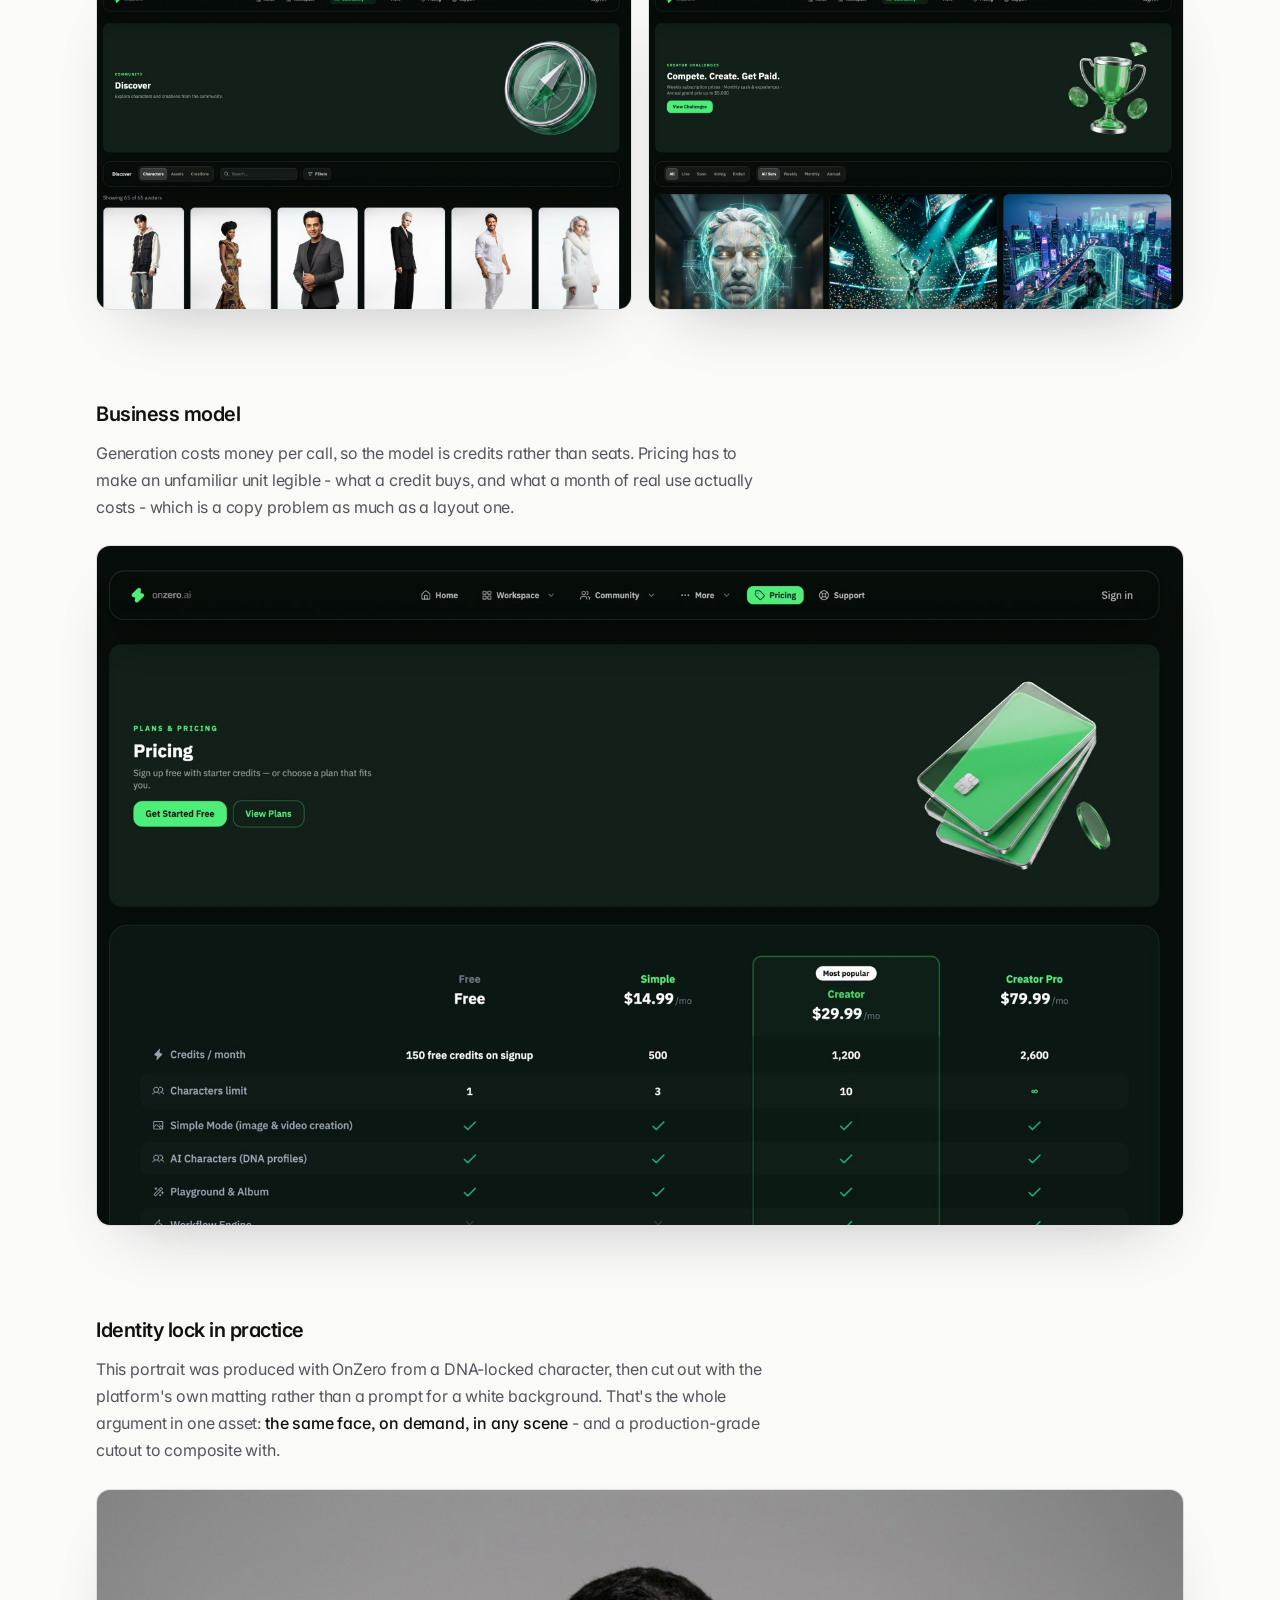
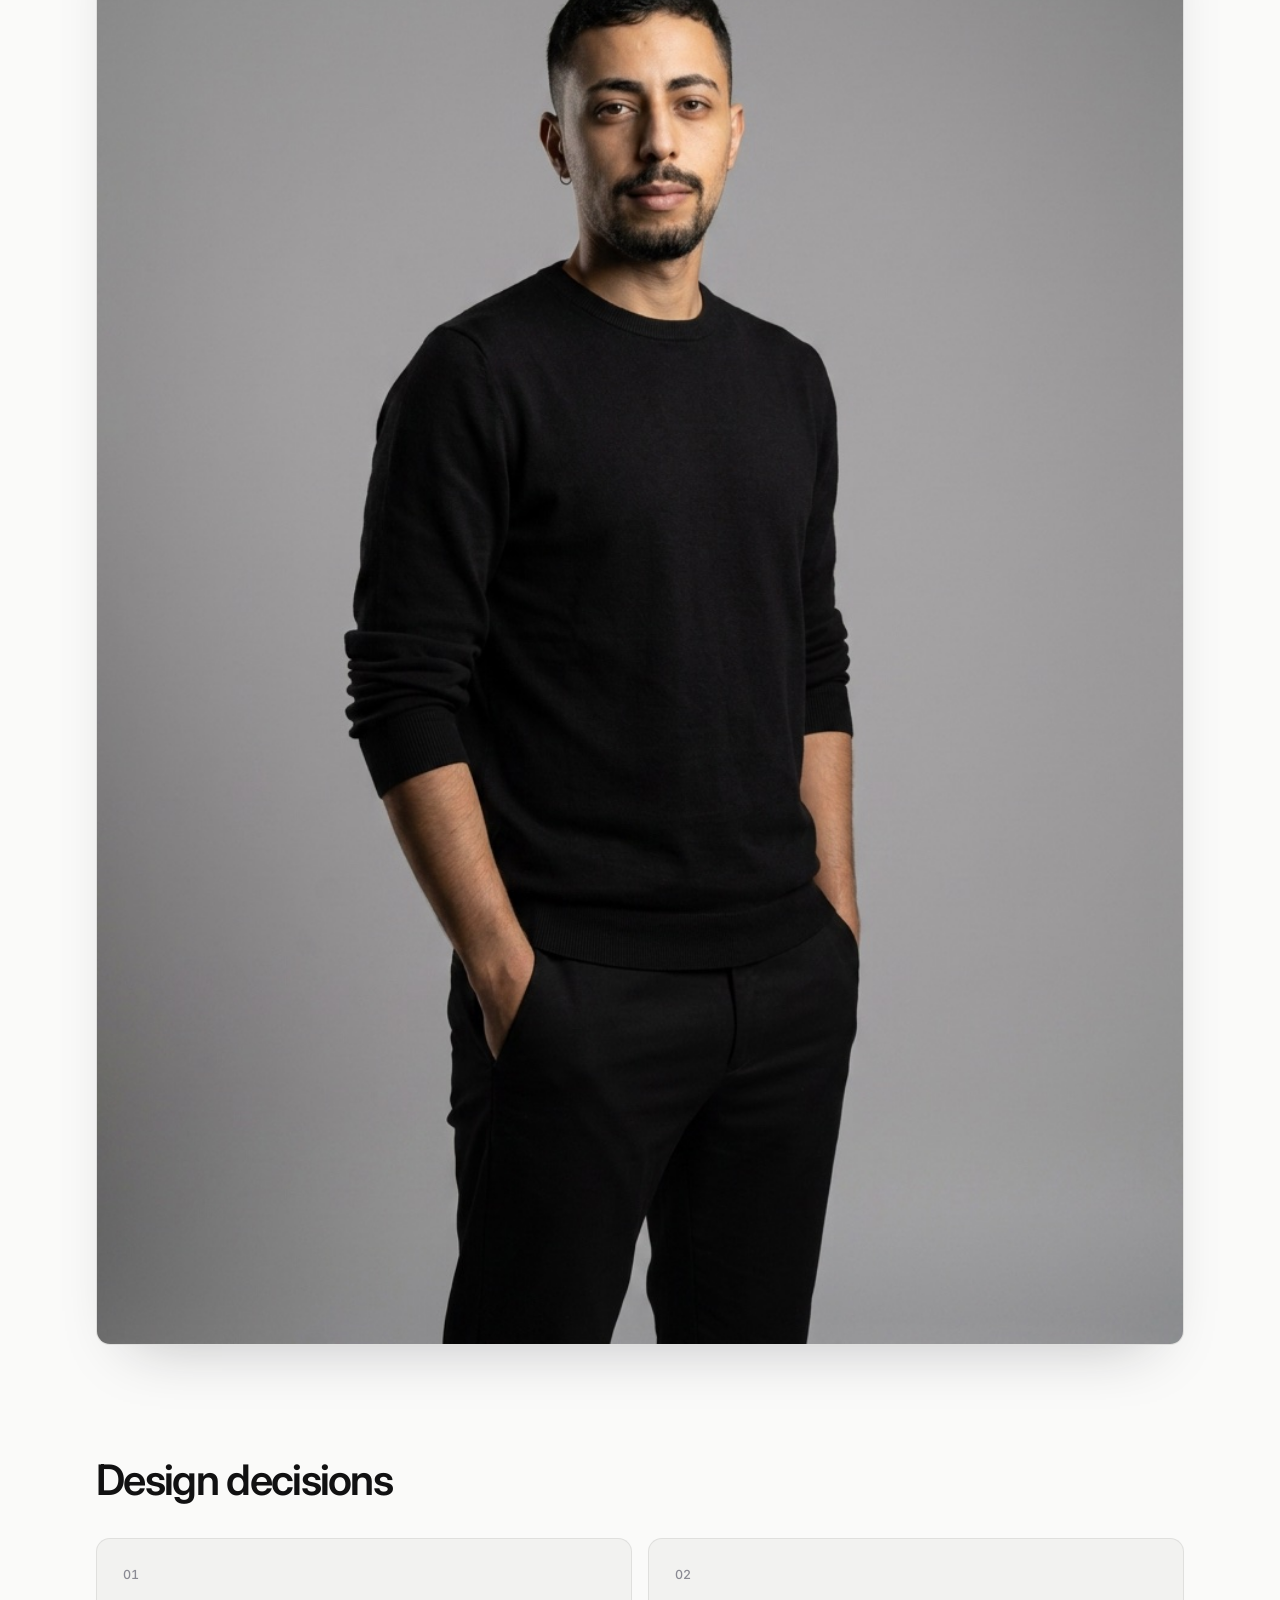
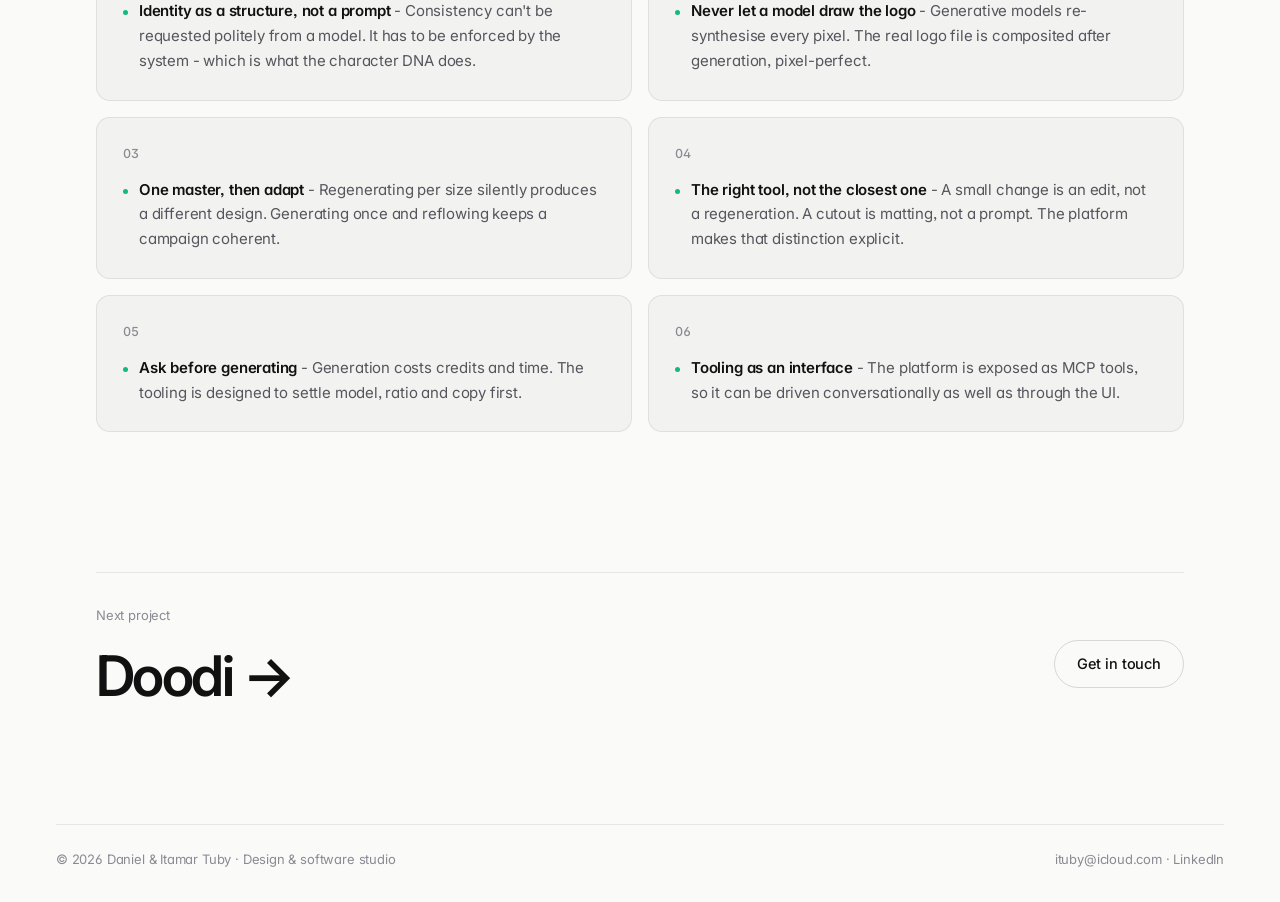
<file: onzero.html>
<!doctype html>
<html lang="en" data-theme="dark" class="no-js">
<head>
<meta charset="utf-8">
<meta name="viewport" content="width=device-width, initial-scale=1">
<title>OnZero - AI character and brand studio - Daniel &amp; Itamar Tuby</title>
<meta name="description" content="A creation platform built on DNA-locked characters: define an identity once, and every image and video after it keeps the same face - wrapped in a full production pipeline.">
<link rel="canonical" href="https://imtuby.com/onzero.html">
<meta property="og:type" content="website">
<meta property="og:site_name" content="Daniel &amp; Itamar Tuby">
<meta property="og:title" content="OnZero - AI character and brand studio - Daniel &amp; Itamar Tuby">
<meta property="og:description" content="A creation platform built on DNA-locked characters: define an identity once, and every image and video after it keeps the same face - wrapped in a full production pipeline.">
<meta property="og:url" content="https://imtuby.com/onzero.html">
<meta property="og:image" content="https://imtuby.com/img/covers/onzero.jpg">
<meta name="twitter:card" content="summary_large_image">
<meta name="theme-color" content="#0A0A0B">
<link rel="icon" href="favicon.svg" type="image/svg+xml">
<script>try{var t=localStorage.getItem('it-theme')||(matchMedia('(prefers-color-scheme: light)').matches?'light':'dark');document.documentElement.dataset.theme=t}catch(e){}</script>
<link rel="preconnect" href="https://fonts.googleapis.com">
<link rel="preconnect" href="https://fonts.gstatic.com" crossorigin>
<link href="https://fonts.googleapis.com/css2?family=Inter:wght@400;500;600;700&family=Instrument+Serif:ital@0;1&display=swap" rel="stylesheet">
<link rel="stylesheet" href="style.css?v=1790340133">
</head>
<body style="--accent:#12B981">

<header class="nav">
  <a class="nav__mark" href="index.html#top" aria-label="Daniel &amp; Itamar Tuby - home"><span class="nm-i">im</span><span class="nm-n">tuby</span><span class="nm-t">.com</span></a>
  <nav class="nav__links" aria-label="Primary">
    <a href="index.html#work" aria-current="page">Work</a>
    <a href="index.html#about">About</a>
    <a href="index.html#contact">Contact</a>
  </nav>
  <button class="themetoggle" id="themetoggle" aria-label="Toggle colour theme" title="Toggle theme">
    <svg class="themetoggle__sun" viewBox="0 0 24 24" fill="none" stroke="currentColor" stroke-width="1.8" stroke-linecap="round"><circle cx="12" cy="12" r="4.5"/><path d="M12 2v2M12 20v2M2 12h2M20 12h2M4.9 4.9l1.4 1.4M17.7 17.7l1.4 1.4M19.1 4.9l-1.4 1.4M6.3 17.7l-1.4 1.4"/></svg>
    <svg class="themetoggle__moon" viewBox="0 0 24 24" fill="none" stroke="currentColor" stroke-width="1.8" stroke-linecap="round" stroke-linejoin="round"><path d="M21 12.8A9 9 0 1 1 11.2 3a7 7 0 0 0 9.8 9.8z"/></svg>
  </button>
  <button class="burger" id="burger" aria-label="Open menu" aria-expanded="false" aria-controls="drawer"><span></span><span></span></button>
</header>

<div class="scrim" id="scrim" hidden></div>
<aside class="drawer" id="drawer" aria-label="Menu" aria-hidden="true" inert>
  <nav class="drawer__links">
    <a href="index.html#work"><span>01</span>Work</a>
    <a href="index.html#about"><span>02</span>About</a>
    <a href="index.html#contact"><span>03</span>Contact</a>
  </nav>
  <div class="drawer__foot">
    <a href="mailto:ituby@icloud.com">ituby@icloud.com</a>
    <a href="https://www.linkedin.com/in/tubyitamar/" target="_blank" rel="noopener">LinkedIn</a>
  </div>
</aside>

<!--built-->
<section class="phero pnav">
  <a class="backlink reveal" href="index.html#work">
    <svg viewBox="0 0 24 24" fill="none" stroke="currentColor" stroke-width="2.2" stroke-linecap="round" stroke-linejoin="round"><path d="M19 12H5M11 18l-6-6 6-6"/></svg>
    All work
  </a>

  <div class="phero__top reveal">
    <h1 class="phero__name">OnZero</h1>
    <span class="phero__kind">AI character & brand studio</span>
  </div>
  <p class="phero__lede reveal">A creation platform built on DNA-locked characters: define an identity once, and every image and video after it keeps the same face - wrapped in a full production pipeline.</p>

  <dl class="phero__meta reveal">
    <div><dt>Role</dt><dd>Product · UX/UI · Full-stack</dd></div>
    <div><dt>Type</dt><dd>AI · Creative tooling</dd></div>
    <div><dt>Core</dt><dd>DNA-locked identity</dd></div>
    <div><dt>Surface</dt><dd>Web app · MCP tooling</dd></div>
  </dl>
</section>

<section class="psec reveal">
  <h2 class="psec__h">What it is</h2>
  <p class="psec__p">The failure mode of generative tooling in a brand context is consistency. Generate a character twice and you get two people; restate a palette on every asset and it drifts; let a model draw a logo and it warps.</p>
  <p class="psec__p">OnZero answers each of those with a structural rule rather than a better prompt: <b>identity is locked in the character</b>, <b>brand is applied by reference</b>, and <b>logos are composited deterministically</b> after generation.</p>
  <div class="pcols">
    <div class="pcard">
      <h4>The problem</h4>
      <ul>
        <li><b>Identity drifts</b> - Generate the same character twice and you get two different people</li>
        <li><b>Brand is restated every time</b> - Palette, logo and tone re-entered on every asset</li>
        <li><b>Logos get mangled</b> - Generative models redraw them and they warp</li>
        <li><b>One size, one design</b> - Resizing a design regenerates a different one</li>
      </ul>
    </div>
    <div class="pcard">
      <h4>The solution</h4>
      <ul>
        <li><b>Character DNA</b> - One locked identity, infinite scenes</li>
        <li><b>Brand kits</b> - Palette, art direction and rules applied by id</li>
        <li><b>Deterministic logos</b> - Composited after generation, never drawn</li>
        <li><b>Adapt, don't regenerate</b> - One master, reflowed to every size</li>
      </ul>
    </div>
  </div>
</section>

<section class="psec reveal">
  <h2 class="psec__h">How it's built</h2>
  <div class="pstack">
    <div class="plyr"><div class="t">Identity</div><div class="n">Character DNA</div><div class="d">Reference image + locked attributes<br>same face across every render</div></div>
    <div class="plyr"><div class="t">Brand</div><div class="n">Brand kits</div><div class="d">Palette · art direction · voice<br>applied by brandId</div></div>
    <div class="plyr"><div class="t">Assets</div><div class="n">Reusable library</div><div class="d">Logos, products, mascots<br>passed as references</div></div>
    <div class="plyr"><div class="t">Pipeline</div><div class="n">Post-processing</div><div class="d">Matting · upscaling<br>size adaptation · image-to-video</div></div>
  </div>
  <div class="pnums">
    <div class="pnum"><b>15</b><span>generation models behind one interface</span></div>
    <div class="pnum"><b>4</b><span>modalities: image, video, voice, music</span></div>
    <div class="pnum"><b>2K</b><span>default render resolution</span></div>
  </div>
</section>

<section class="psec">
  <h2 class="psec__h reveal">The screens</h2>
  <div class="pshot reveal">
    <div class="pshot__note"><h4>Positioning</h4><p>The promise is stated as a constraint, not a feature: <b>“Same face. Every post.”</b> That single line names the failure mode of every other generative tool and claims the fix. Below it the four primitives - characters, assets, workflows, playground - and a terminal block showing the platform connecting to any MCP client, because a real part of the audience wants to drive it from their editor rather than a UI.</p></div>
    <figure><img loading="lazy" src="img/shots/onzero-home.jpg" alt="OnZero - Positioning"></figure>
  </div>
  <div class="pshot pshot--pair reveal">
    <div class="pshot__note"><h4>Community</h4><p>The library is the proof. Discover shows characters and creations from the community - every avatar rendered from a locked identity, which is the argument made visually rather than in copy. Challenges turn that into a loop: a themed brief, public entries and a leaderboard, so the platform has a reason to be opened on a day when nobody has a campaign to make.</p></div>
    <figure><img loading="lazy" src="img/shots/onzero-discover.jpg" alt="OnZero - Community"></figure>
    <figure><img loading="lazy" src="img/shots/onzero-challenges.jpg" alt="OnZero - Community"></figure>
  </div>
  <div class="pshot reveal">
    <div class="pshot__note"><h4>Business model</h4><p>Generation costs money per call, so the model is credits rather than seats. Pricing has to make an unfamiliar unit legible - what a credit buys, and what a month of real use actually costs - which is a copy problem as much as a layout one.</p></div>
    <figure><img loading="lazy" src="img/shots/onzero-pricing.jpg" alt="OnZero - Business model"></figure>
  </div>
  <div class="pshot reveal">
    <div class="pshot__note"><h4>Identity lock in practice</h4><p>This portrait was produced with OnZero from a DNA-locked character, then cut out with the platform's own matting rather than a prompt for a white background. That's the whole argument in one asset: <b>the same face, on demand, in any scene</b> - and a production-grade cutout to composite with.</p></div>
    <figure><img loading="lazy" src="img/shots/onzero-portrait.jpg" alt="OnZero - Identity lock in practice"></figure>
  </div>
</section>

<section class="psec reveal">
  <h2 class="psec__h">Design decisions</h2>
  <div class="pcols">
    <div class="pcard"><h4>01</h4><ul><li><b>Identity as a structure, not a prompt</b> - Consistency can't be requested politely from a model. It has to be enforced by the system - which is what the character DNA does.</li></ul></div>
    <div class="pcard"><h4>02</h4><ul><li><b>Never let a model draw the logo</b> - Generative models re-synthesise every pixel. The real logo file is composited after generation, pixel-perfect.</li></ul></div>
    <div class="pcard"><h4>03</h4><ul><li><b>One master, then adapt</b> - Regenerating per size silently produces a different design. Generating once and reflowing keeps a campaign coherent.</li></ul></div>
    <div class="pcard"><h4>04</h4><ul><li><b>The right tool, not the closest one</b> - A small change is an edit, not a regeneration. A cutout is matting, not a prompt. The platform makes that distinction explicit.</li></ul></div>
    <div class="pcard"><h4>05</h4><ul><li><b>Ask before generating</b> - Generation costs credits and time. The tooling is designed to settle model, ratio and copy first.</li></ul></div>
    <div class="pcard"><h4>06</h4><ul><li><b>Tooling as an interface</b> - The platform is exposed as MCP tools, so it can be driven conversationally as well as through the UI.</li></ul></div>
  </div>
</section>
<!--/built-->

<section class="pnext reveal">
  <div class="pnext__inner">
    <a href="doodi.html">
      <div class="pnext__lbl">Next project</div>
      <div class="pnext__name">Doodi →</div>
    </a>
    <a class="btn btn--ghost" href="index.html#contact"><span>Get in touch</span></a>
  </div>
</section>

<div class="pfoot">
  <footer class="foot">
    <span>© 2026 Daniel &amp; Itamar Tuby · Design &amp; software studio</span>
    <span><a href="mailto:ituby@icloud.com">ituby@icloud.com</a> · <a href="https://www.linkedin.com/in/tubyitamar/" target="_blank" rel="noopener">LinkedIn</a></span>
  </footer>
</div>

<script src="script.js?v=1790340133"></script>
</body>
</html>
</file>
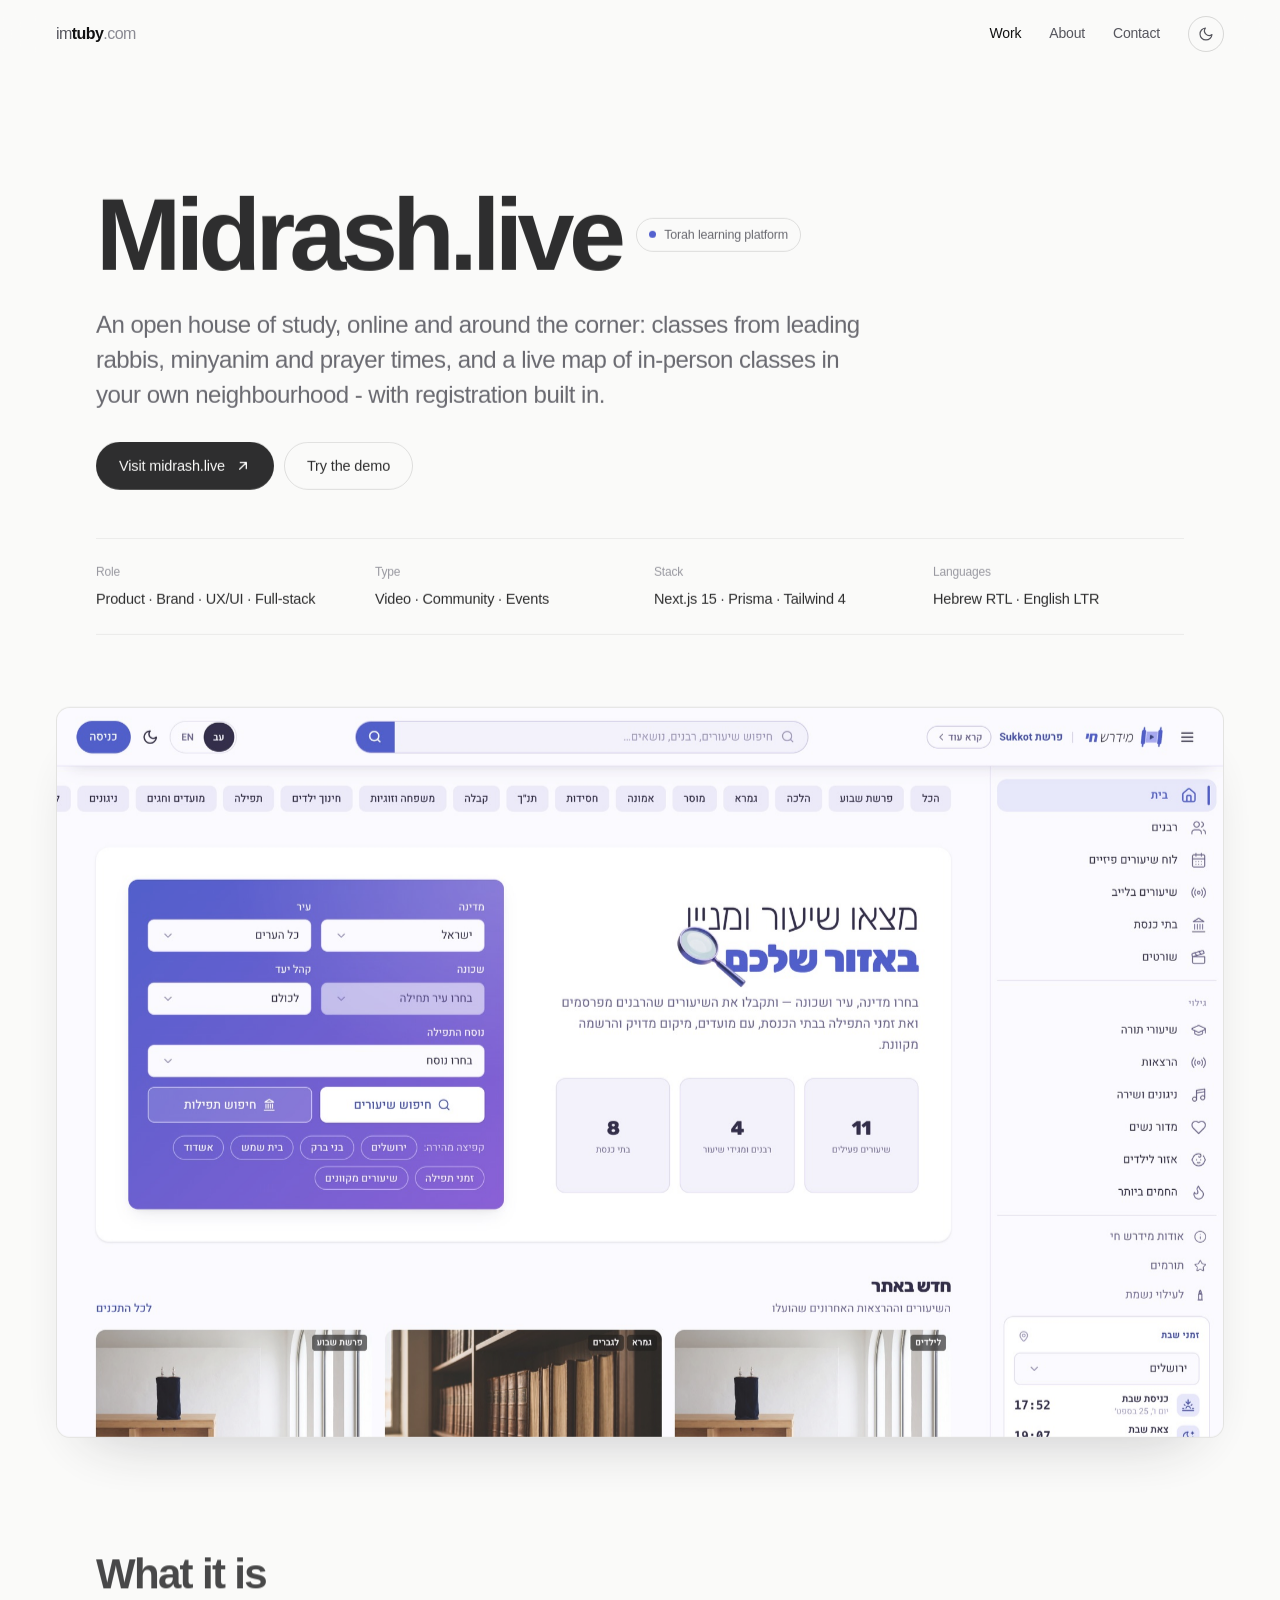
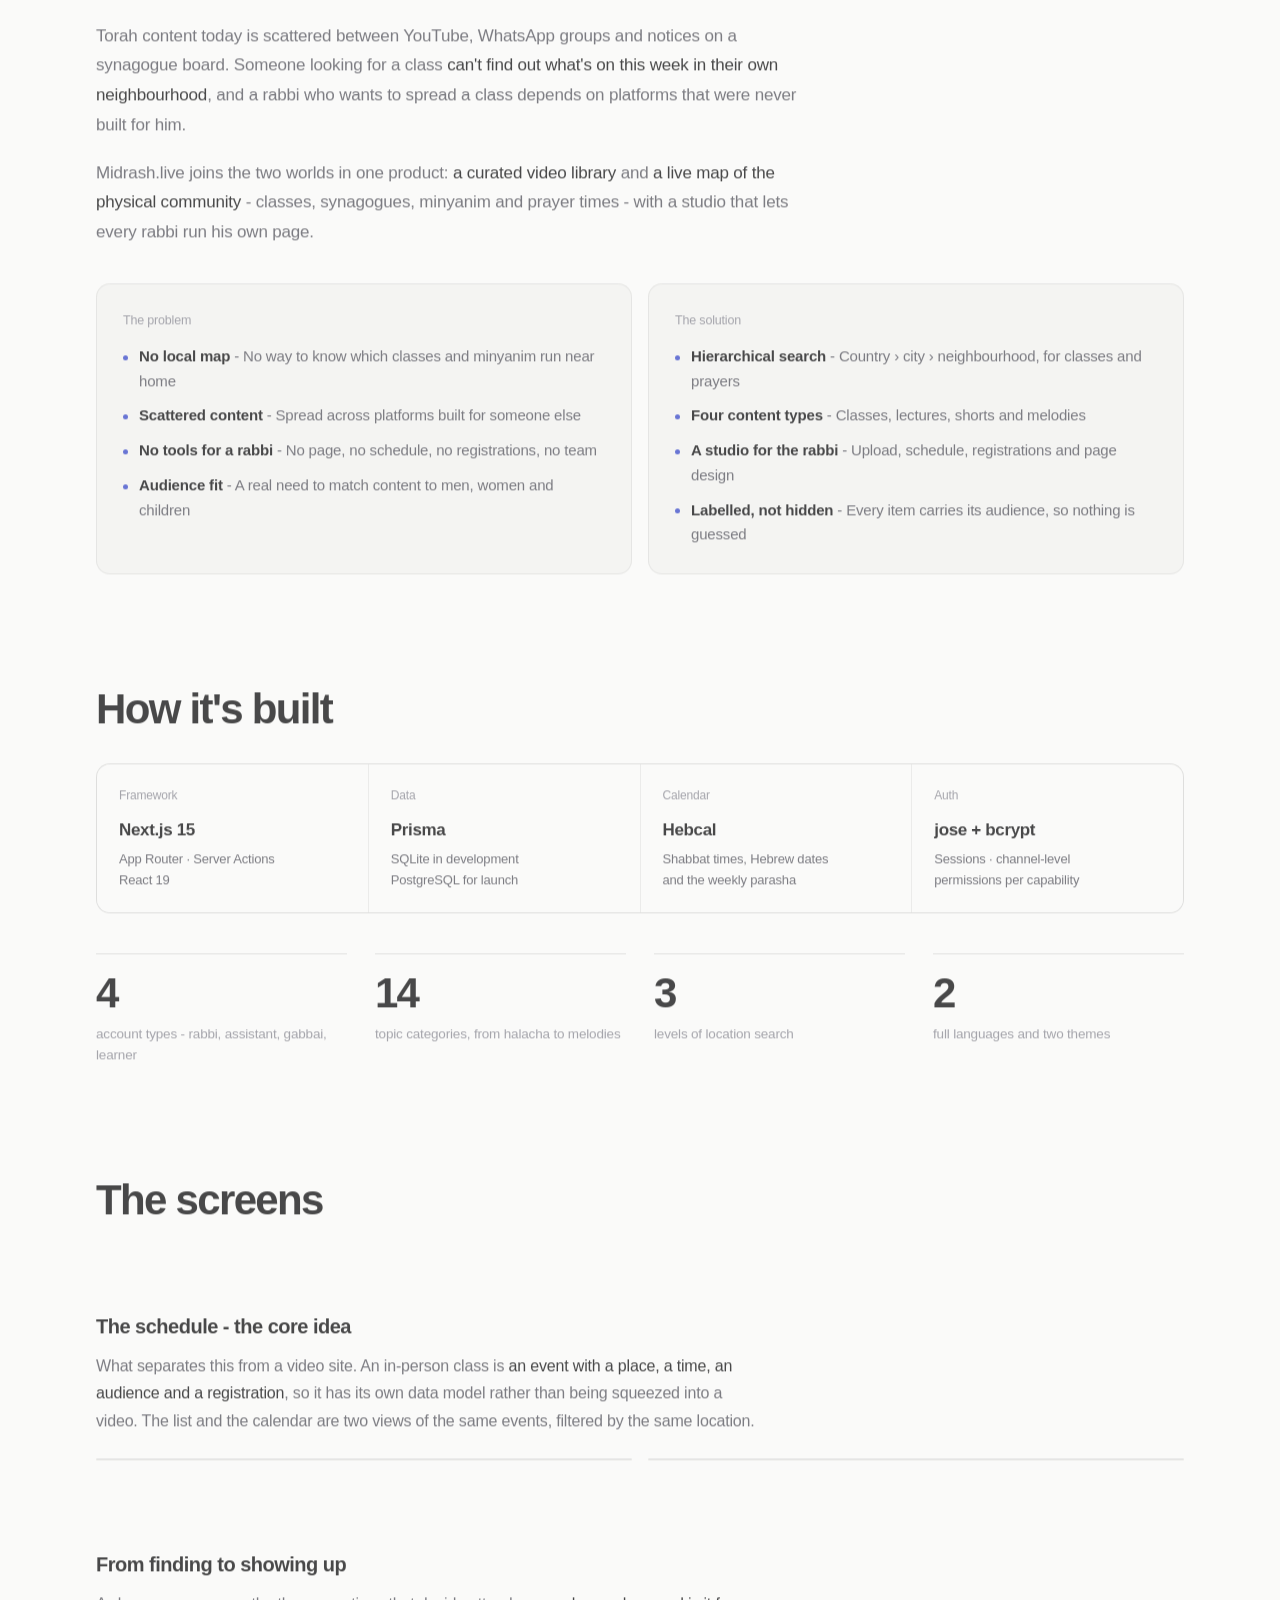
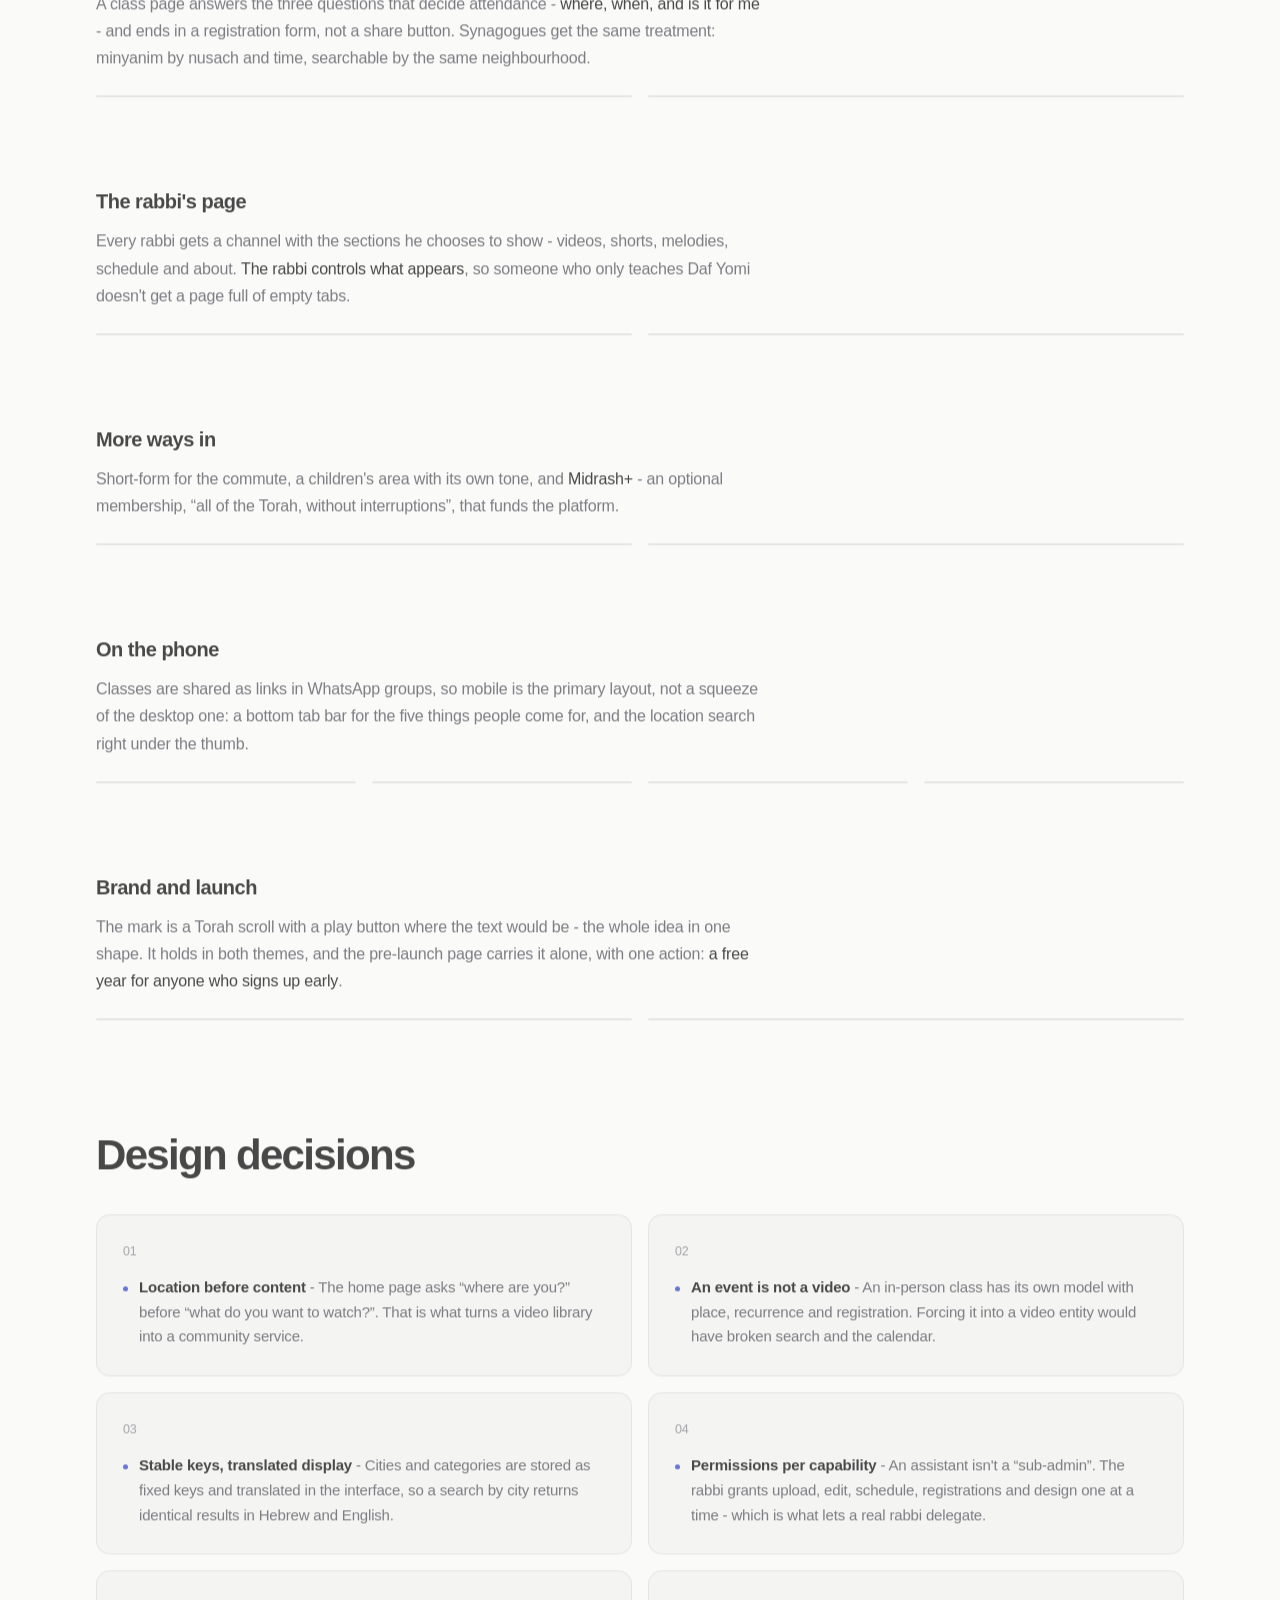
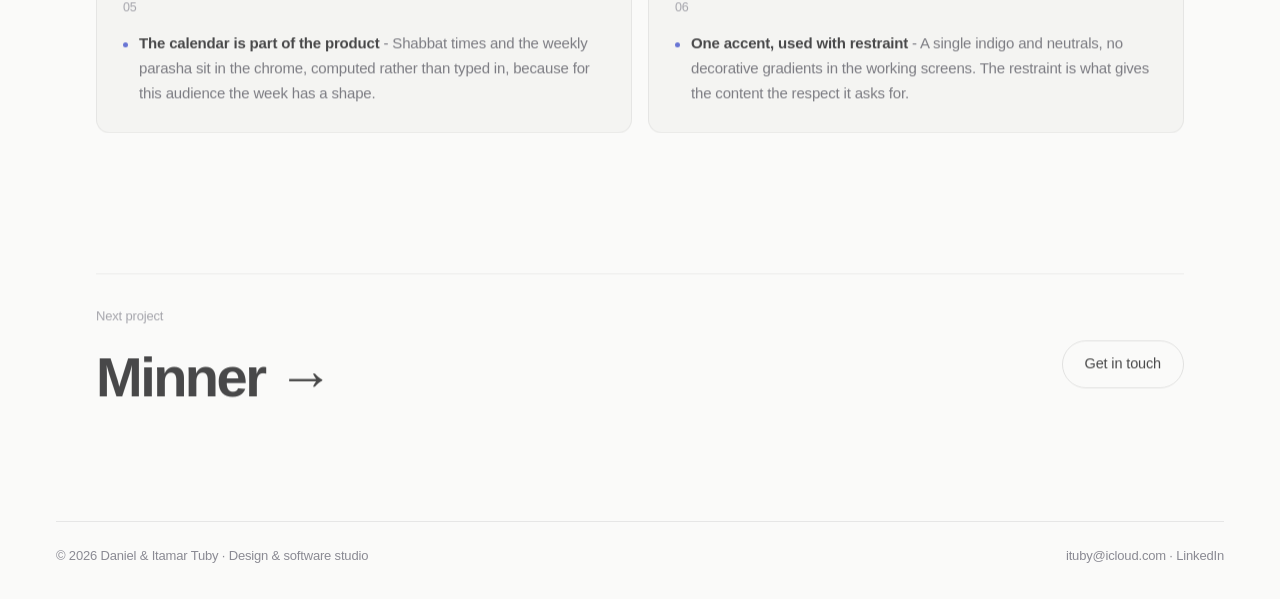
<file: rabbilist.html>
<!doctype html>
<html lang="en"><head><meta charset="utf-8">
<title>Midrash.live - Daniel &amp; Itamar Tuby</title>
<link rel="canonical" href="https://imtuby.com/midrash.html">
<meta name="robots" content="noindex">
<meta http-equiv="refresh" content="0; url=midrash.html">
</head><body><p><a href="midrash.html">Midrash.live case study</a></p></body></html>
</file>
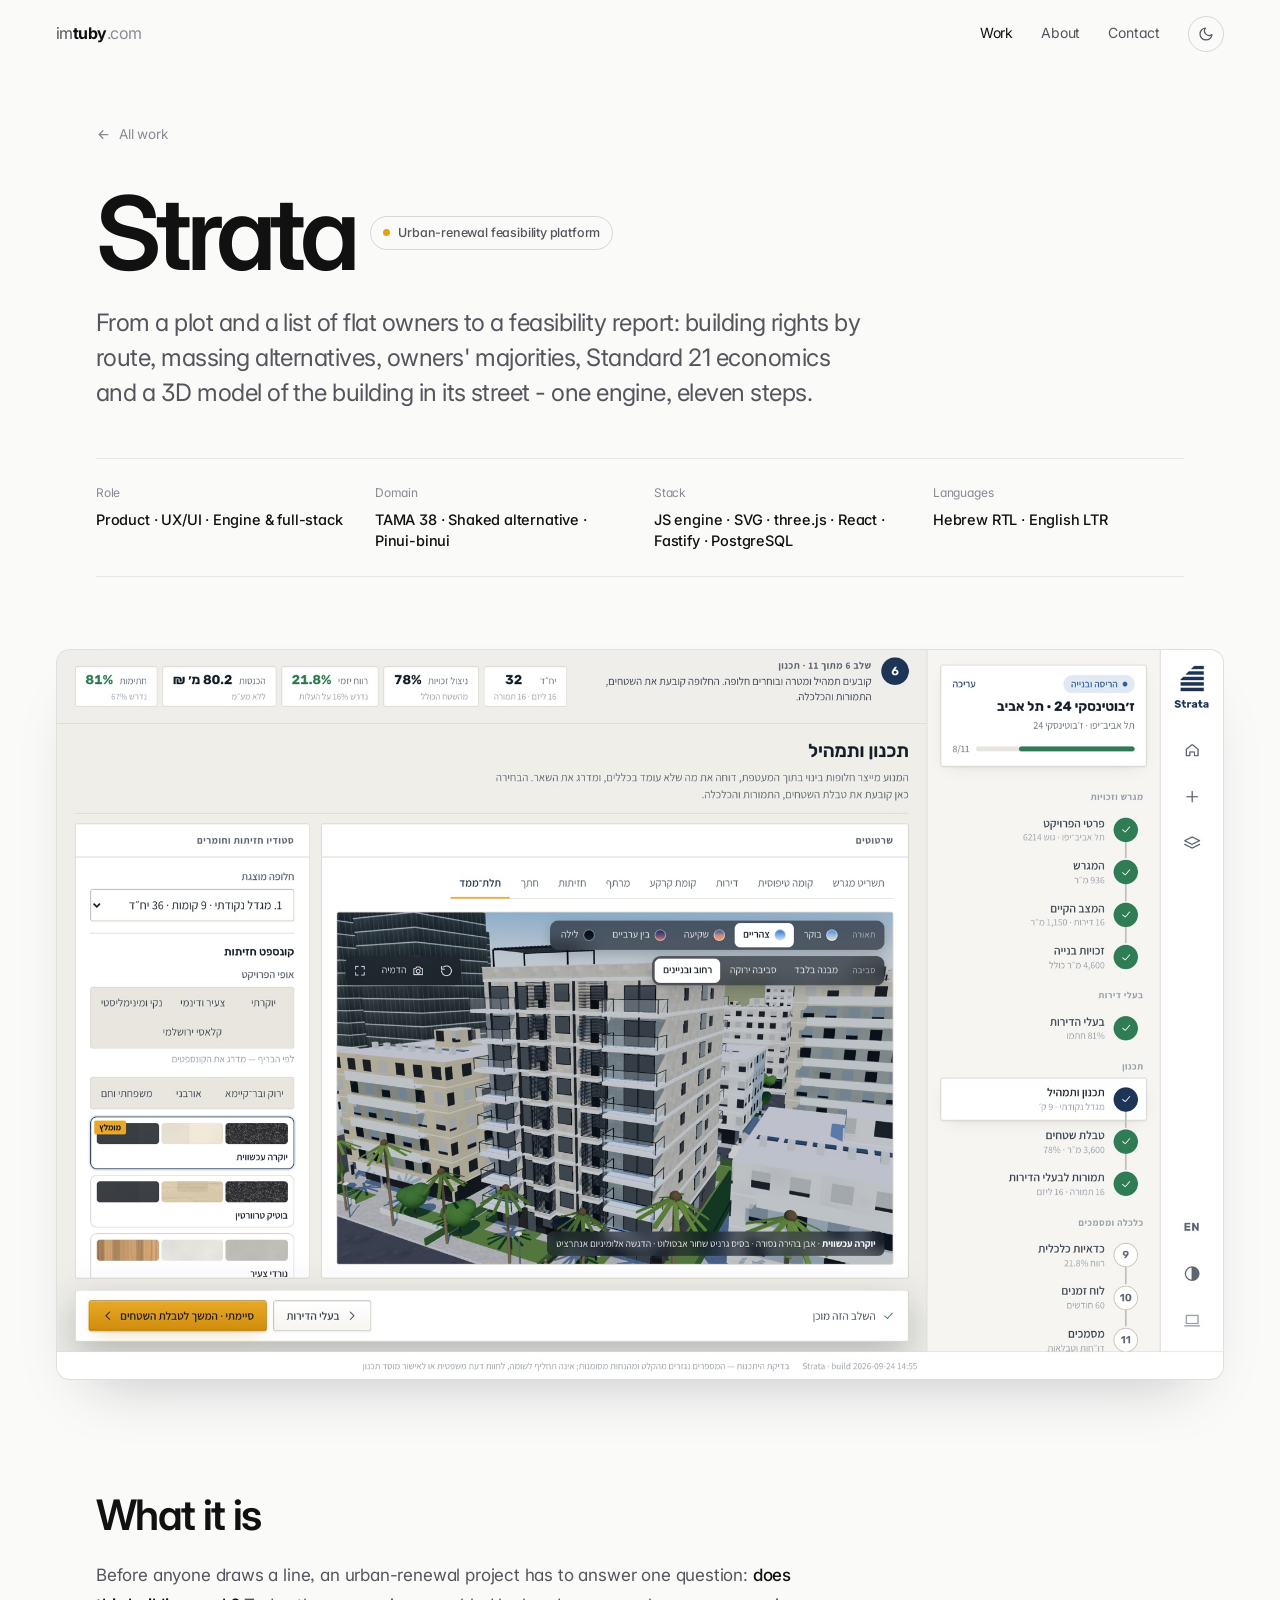
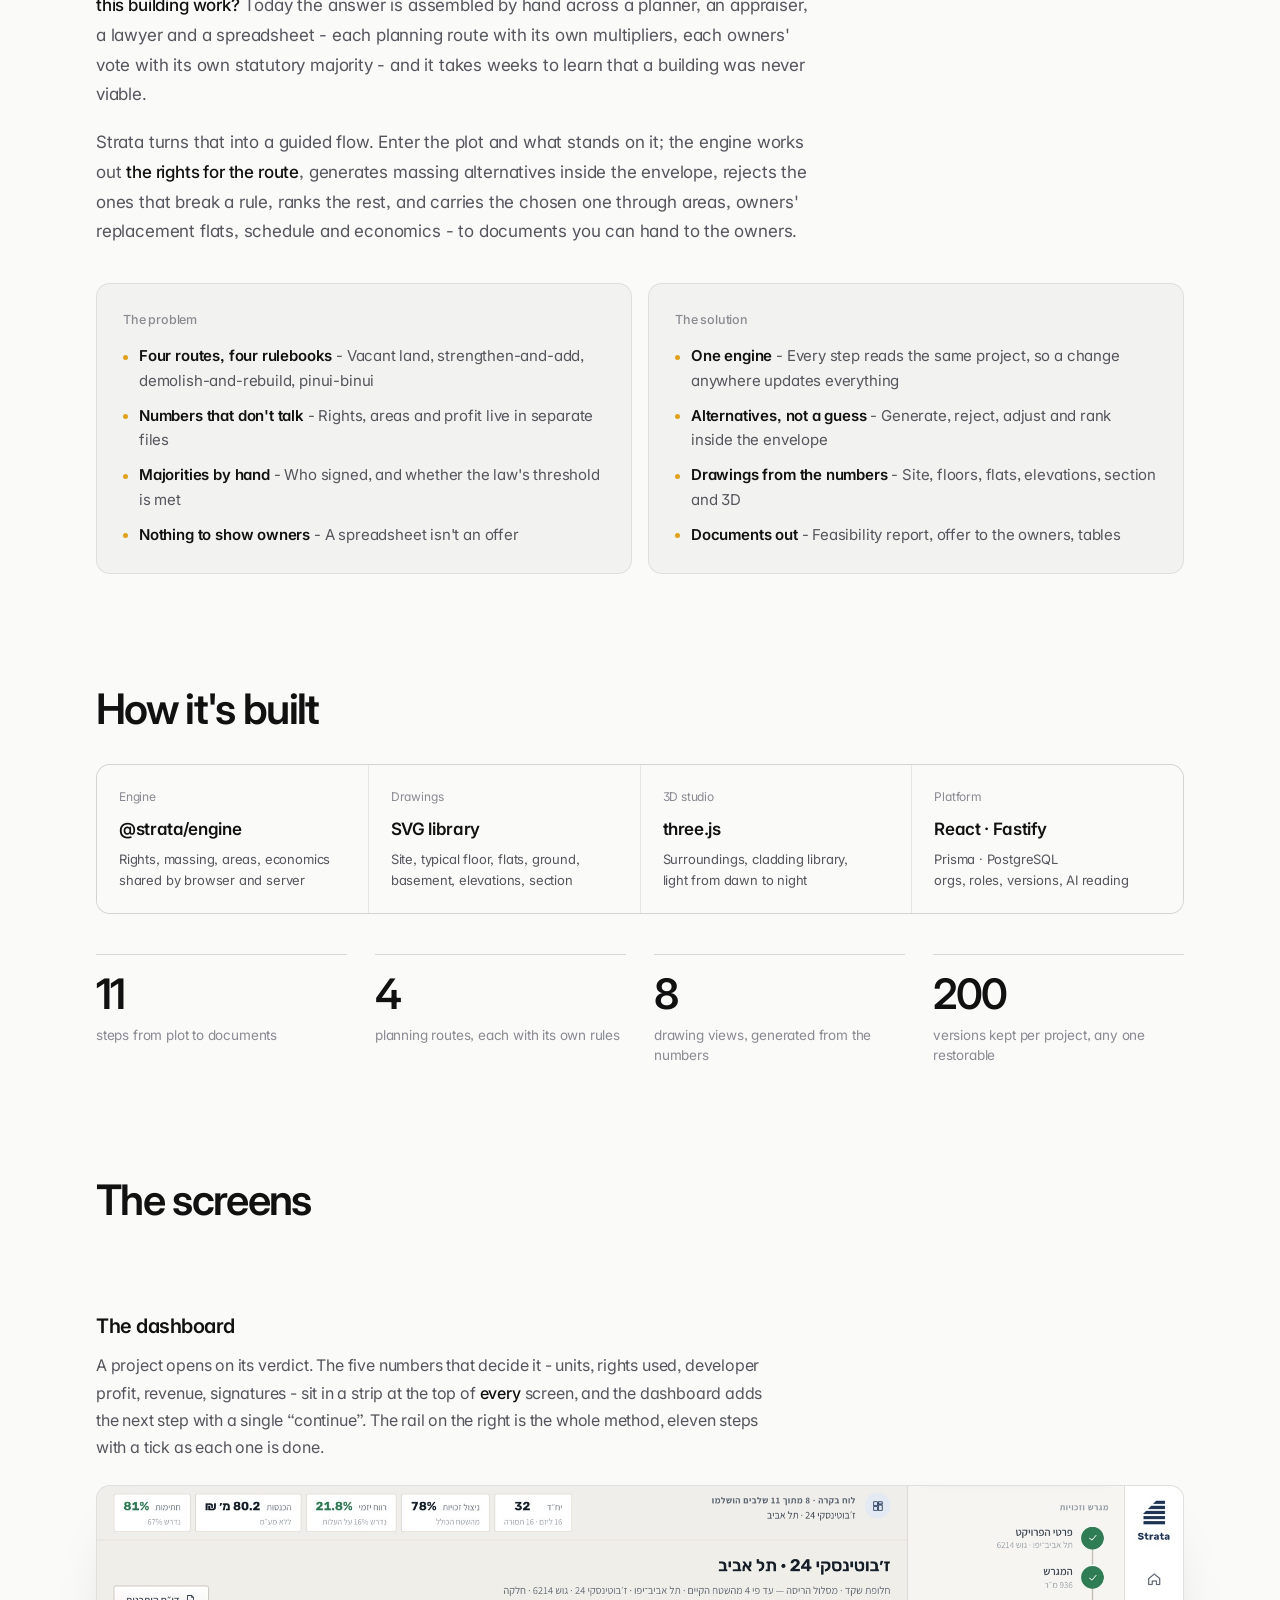
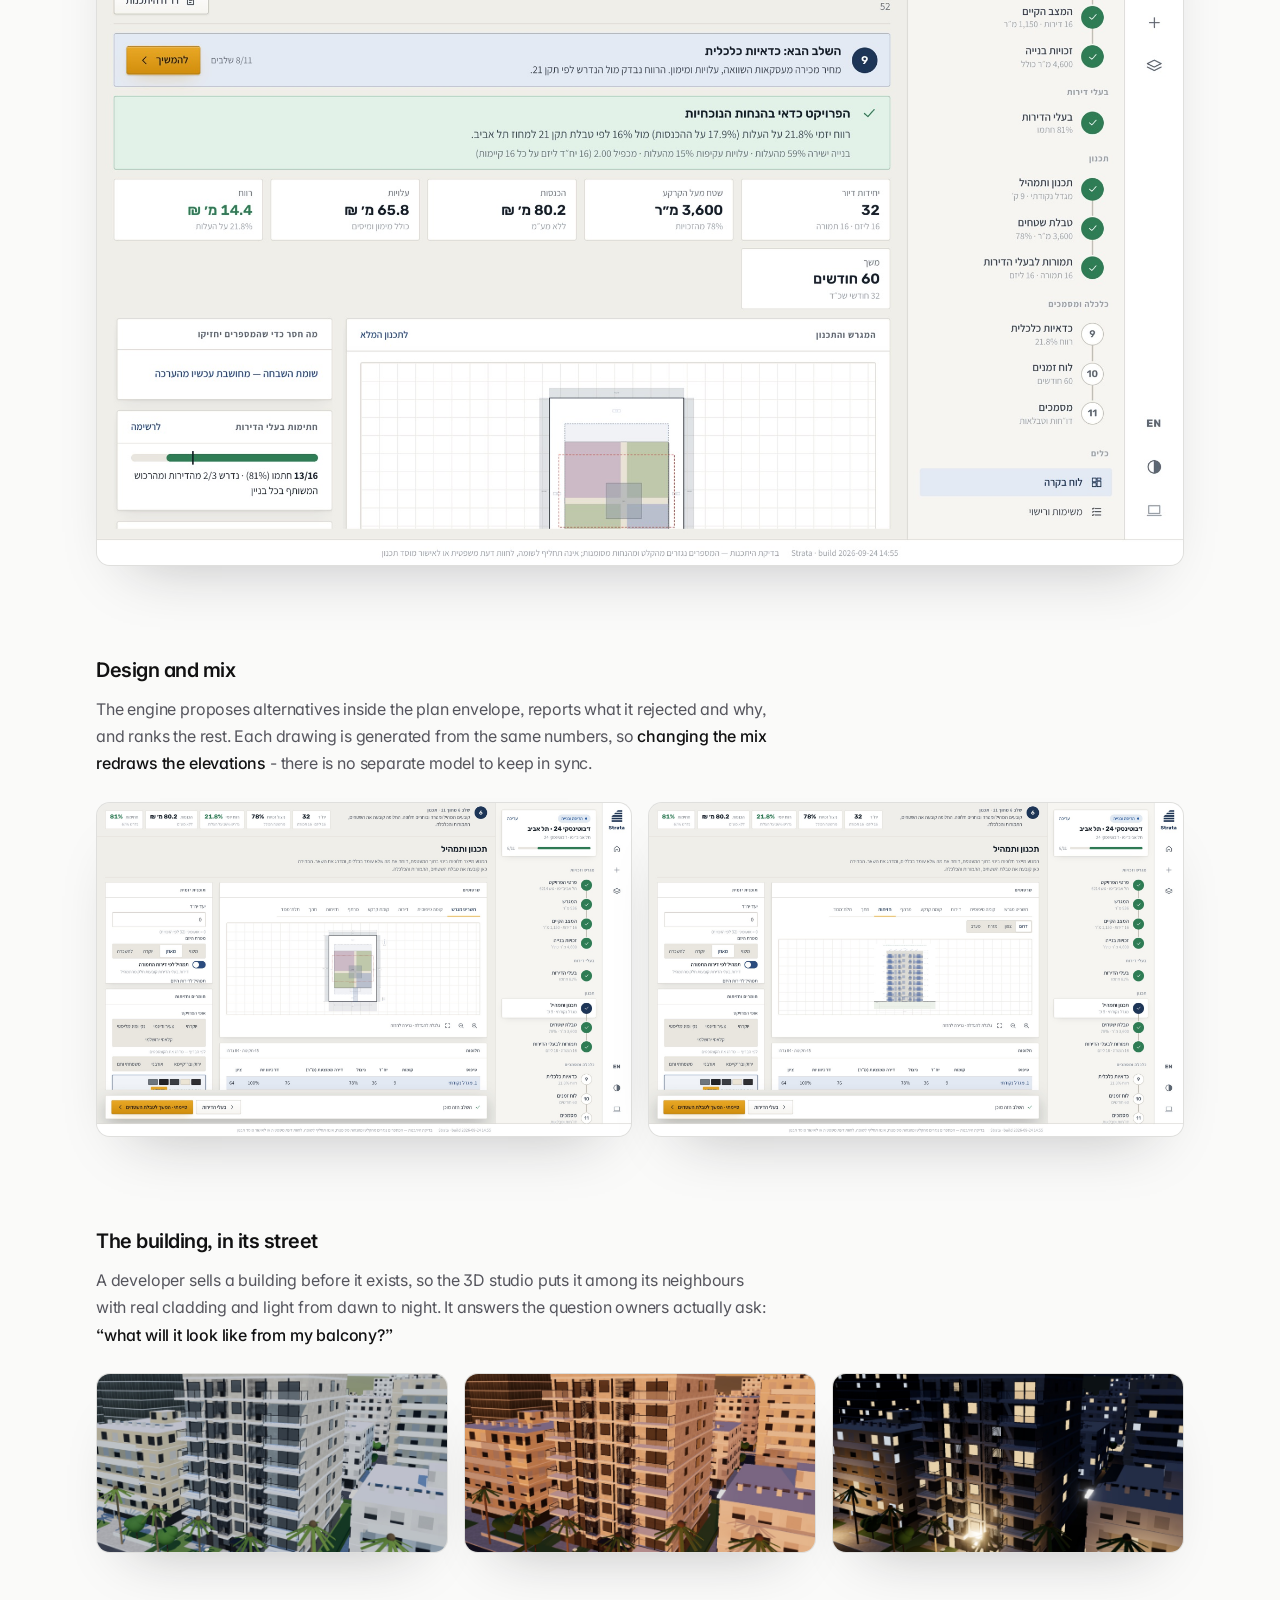
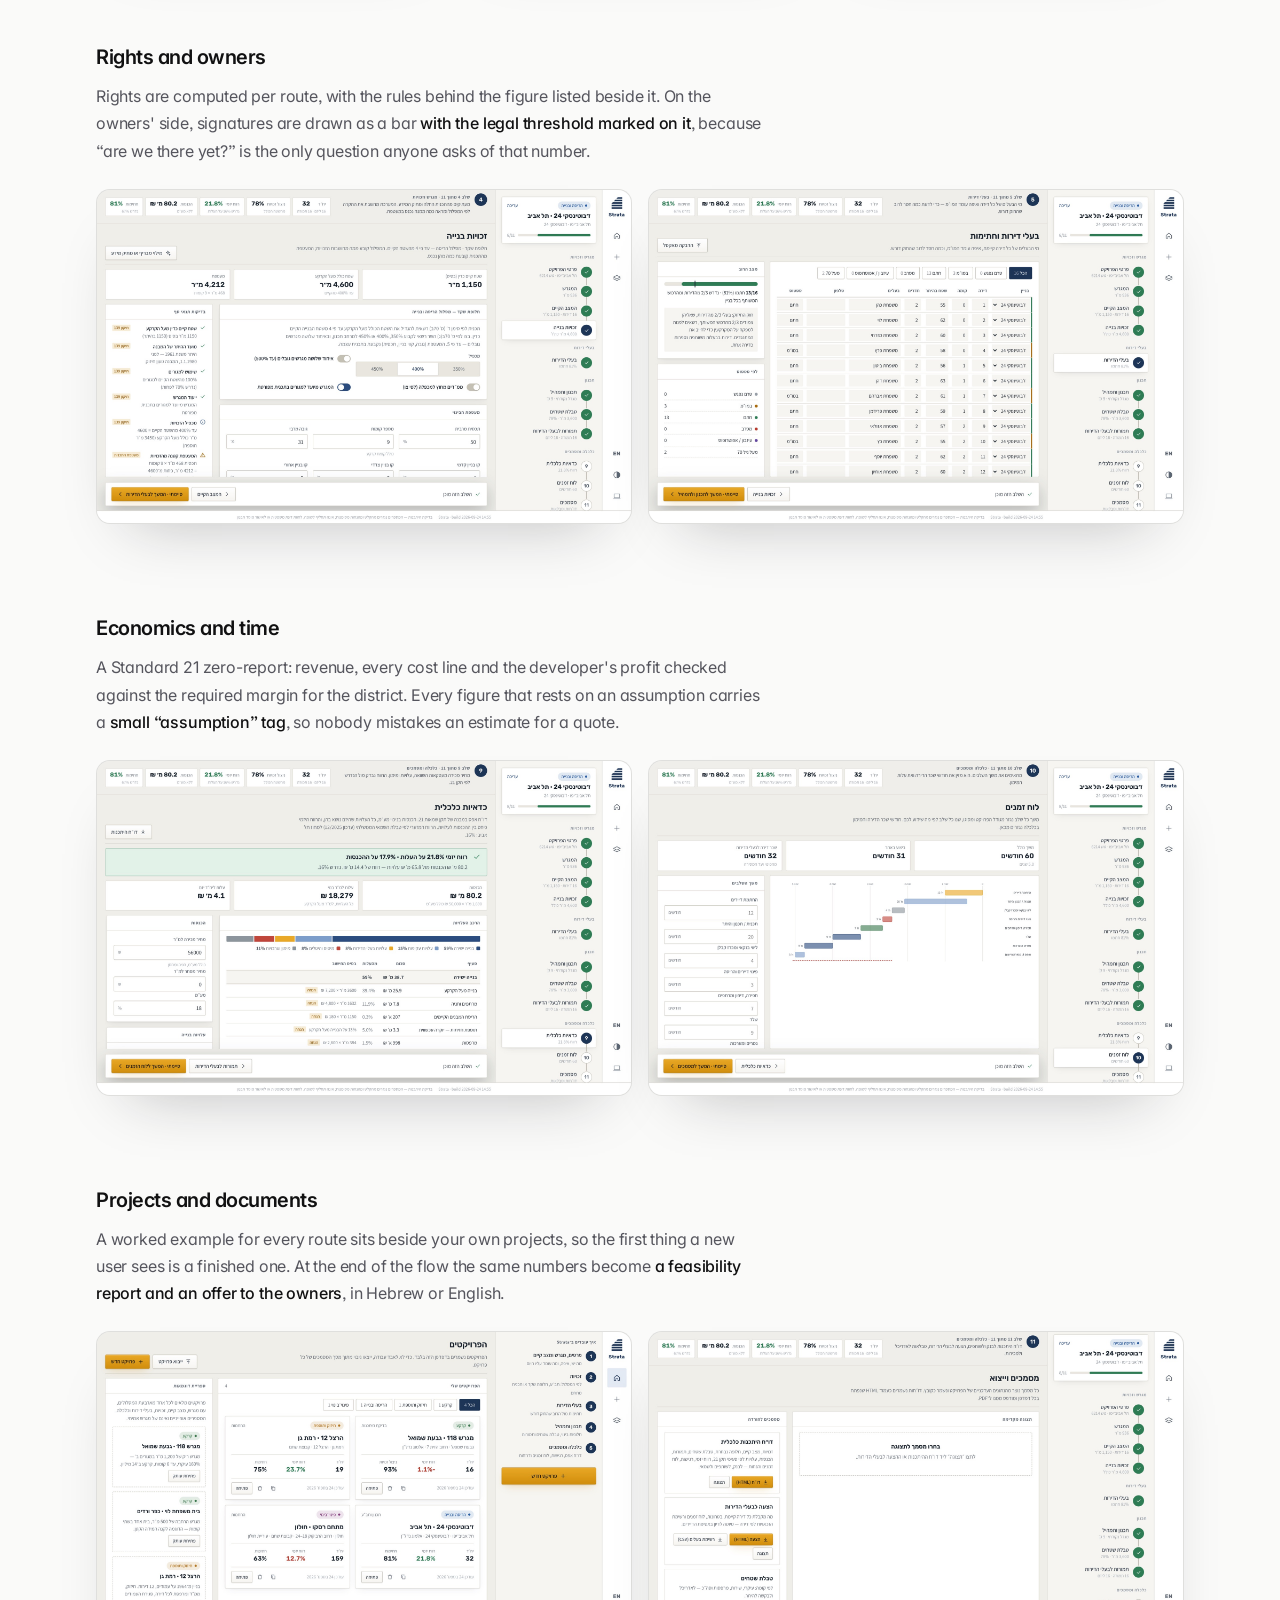
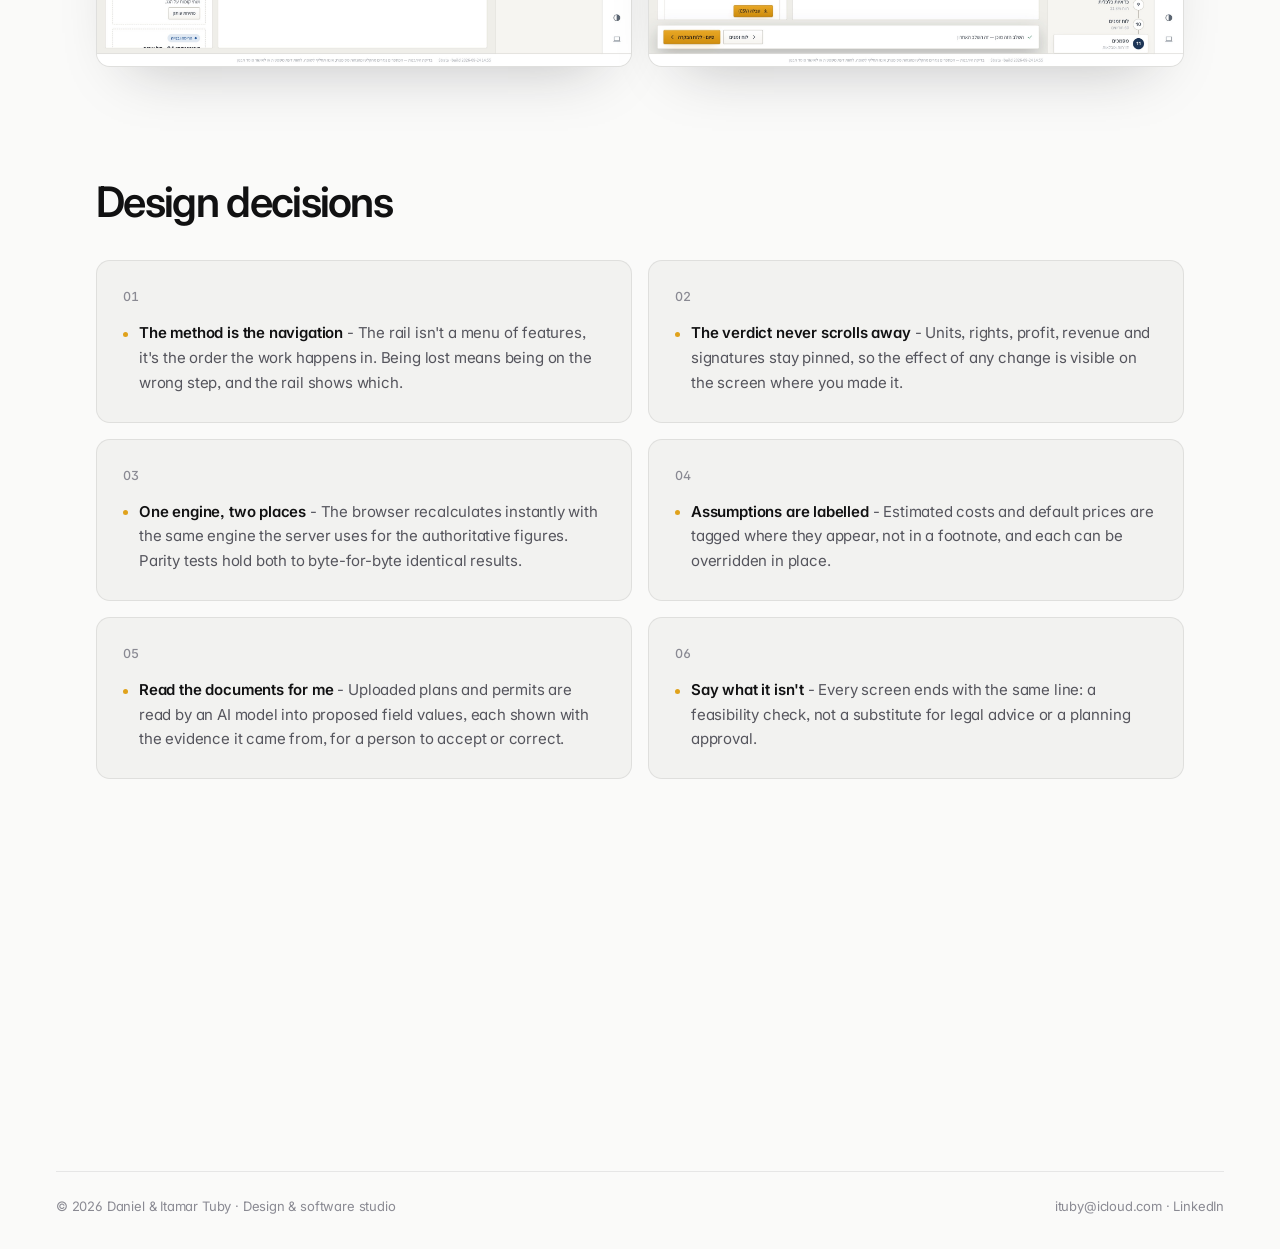
<file: strata.html>
<!doctype html>
<html lang="en" data-theme="dark" class="no-js">
<head>
<meta charset="utf-8">
<meta name="viewport" content="width=device-width, initial-scale=1">
<title>Strata - Urban-renewal feasibility platform - Daniel &amp; Itamar Tuby</title>
<meta name="description" content="From a plot and a list of flat owners to a feasibility report: rights by route, massing alternatives, owners' majorities, Standard 21 economics and 3D.">
<link rel="canonical" href="https://imtuby.com/strata.html">
<meta property="og:type" content="website">
<meta property="og:site_name" content="Daniel &amp; Itamar Tuby">
<meta property="og:title" content="Strata - Urban-renewal feasibility platform - Daniel &amp; Itamar Tuby">
<meta property="og:description" content="From a plot and a list of flat owners to a feasibility report: rights by route, massing alternatives, owners' majorities, Standard 21 economics and 3D.">
<meta property="og:url" content="https://imtuby.com/strata.html">
<meta property="og:image" content="https://imtuby.com/img/covers/strata.jpg">
<meta name="twitter:card" content="summary_large_image">
<meta name="theme-color" content="#0A0A0B">
<link rel="icon" href="favicon.svg" type="image/svg+xml">
<script>try{var t=localStorage.getItem('it-theme')||(matchMedia('(prefers-color-scheme: light)').matches?'light':'dark');document.documentElement.dataset.theme=t}catch(e){}</script>
<link rel="preconnect" href="https://fonts.googleapis.com">
<link rel="preconnect" href="https://fonts.gstatic.com" crossorigin>
<link href="https://fonts.googleapis.com/css2?family=Inter:wght@400;500;600;700&family=Instrument+Serif:ital@0;1&display=swap" rel="stylesheet">
<link rel="stylesheet" href="style.css?v=1790340133">
</head>
<body style="--accent:#E0A21B">

<header class="nav">
  <a class="nav__mark" href="index.html#top" aria-label="Daniel &amp; Itamar Tuby - home"><span class="nm-i">im</span><span class="nm-n">tuby</span><span class="nm-t">.com</span></a>
  <nav class="nav__links" aria-label="Primary">
    <a href="index.html#work" aria-current="page">Work</a>
    <a href="index.html#about">About</a>
    <a href="index.html#contact">Contact</a>
  </nav>
  <button class="themetoggle" id="themetoggle" aria-label="Toggle colour theme" title="Toggle theme">
    <svg class="themetoggle__sun" viewBox="0 0 24 24" fill="none" stroke="currentColor" stroke-width="1.8" stroke-linecap="round"><circle cx="12" cy="12" r="4.5"/><path d="M12 2v2M12 20v2M2 12h2M20 12h2M4.9 4.9l1.4 1.4M17.7 17.7l1.4 1.4M19.1 4.9l-1.4 1.4M6.3 17.7l-1.4 1.4"/></svg>
    <svg class="themetoggle__moon" viewBox="0 0 24 24" fill="none" stroke="currentColor" stroke-width="1.8" stroke-linecap="round" stroke-linejoin="round"><path d="M21 12.8A9 9 0 1 1 11.2 3a7 7 0 0 0 9.8 9.8z"/></svg>
  </button>
  <button class="burger" id="burger" aria-label="Open menu" aria-expanded="false" aria-controls="drawer"><span></span><span></span></button>
</header>

<div class="scrim" id="scrim" hidden></div>
<aside class="drawer" id="drawer" aria-label="Menu" aria-hidden="true" inert>
  <nav class="drawer__links">
    <a href="index.html#work"><span>01</span>Work</a>
    <a href="index.html#about"><span>02</span>About</a>
    <a href="index.html#contact"><span>03</span>Contact</a>
  </nav>
  <div class="drawer__foot">
    <a href="mailto:ituby@icloud.com">ituby@icloud.com</a>
    <a href="https://www.linkedin.com/in/tubyitamar/" target="_blank" rel="noopener">LinkedIn</a>
  </div>
</aside>

<section class="phero pnav">
  <a class="backlink reveal" href="index.html#work">
    <svg viewBox="0 0 24 24" fill="none" stroke="currentColor" stroke-width="2" stroke-linecap="round" stroke-linejoin="round"><path d="M19 12H5M11 18l-6-6 6-6"/></svg>
    All work
  </a>

  <div class="phero__top reveal">
    <h1 class="phero__name">Strata</h1>
    <span class="phero__kind">Urban-renewal feasibility platform</span>
  </div>
  <p class="phero__lede reveal">From a plot and a list of flat owners to a feasibility report: building rights by route, massing alternatives, owners' majorities, Standard 21 economics and a 3D model of the building in its street - one engine, eleven steps.</p>

  <dl class="phero__meta reveal">
    <div><dt>Role</dt><dd>Product · UX/UI · Engine &amp; full-stack</dd></div>
    <div><dt>Domain</dt><dd>TAMA 38 · Shaked alternative · Pinui-binui</dd></div>
    <div><dt>Stack</dt><dd>JS engine · SVG · three.js · React · Fastify · PostgreSQL</dd></div>
    <div><dt>Languages</dt><dd>Hebrew RTL · English LTR</dd></div>
  </dl>
</section>

<div class="pcover reveal"><figure><img src="img/shots/strata-design-3d.jpg" alt="Strata - the design step, with the chosen alternative in 3D inside its street" width="2000" height="1250"></figure></div>

<section class="psec reveal">
  <h2 class="psec__h">What it is</h2>
  <p class="psec__p">Before anyone draws a line, an urban-renewal project has to answer one question: <b>does this building work?</b> Today the answer is assembled by hand across a planner, an appraiser, a lawyer and a spreadsheet - each planning route with its own multipliers, each owners' vote with its own statutory majority - and it takes weeks to learn that a building was never viable.</p>
  <p class="psec__p">Strata turns that into a guided flow. Enter the plot and what stands on it; the engine works out <b>the rights for the route</b>, generates massing alternatives inside the envelope, rejects the ones that break a rule, ranks the rest, and carries the chosen one through areas, owners' replacement flats, schedule and economics - to documents you can hand to the owners.</p>
  <div class="pcols">
    <div class="pcard">
      <h4>The problem</h4>
      <ul>
        <li><b>Four routes, four rulebooks</b> - Vacant land, strengthen-and-add, demolish-and-rebuild, pinui-binui</li>
        <li><b>Numbers that don't talk</b> - Rights, areas and profit live in separate files</li>
        <li><b>Majorities by hand</b> - Who signed, and whether the law's threshold is met</li>
        <li><b>Nothing to show owners</b> - A spreadsheet isn't an offer</li>
      </ul>
    </div>
    <div class="pcard">
      <h4>The solution</h4>
      <ul>
        <li><b>One engine</b> - Every step reads the same project, so a change anywhere updates everything</li>
        <li><b>Alternatives, not a guess</b> - Generate, reject, adjust and rank inside the envelope</li>
        <li><b>Drawings from the numbers</b> - Site, floors, flats, elevations, section and 3D</li>
        <li><b>Documents out</b> - Feasibility report, offer to the owners, tables</li>
      </ul>
    </div>
  </div>
</section>

<section class="psec reveal">
  <h2 class="psec__h">How it's built</h2>
  <div class="pstack">
    <div class="plyr"><div class="t">Engine</div><div class="n">@strata/engine</div><div class="d">Rights, massing, areas, economics<br>shared by browser and server</div></div>
    <div class="plyr"><div class="t">Drawings</div><div class="n">SVG library</div><div class="d">Site, typical floor, flats, ground,<br>basement, elevations, section</div></div>
    <div class="plyr"><div class="t">3D studio</div><div class="n">three.js</div><div class="d">Surroundings, cladding library,<br>light from dawn to night</div></div>
    <div class="plyr"><div class="t">Platform</div><div class="n">React · Fastify</div><div class="d">Prisma · PostgreSQL<br>orgs, roles, versions, AI reading</div></div>
  </div>
  <div class="pnums">
    <div class="pnum"><b>11</b><span>steps from plot to documents</span></div>
    <div class="pnum"><b>4</b><span>planning routes, each with its own rules</span></div>
    <div class="pnum"><b>8</b><span>drawing views, generated from the numbers</span></div>
    <div class="pnum"><b>200</b><span>versions kept per project, any one restorable</span></div>
  </div>
</section>

<section class="psec">
  <h2 class="psec__h reveal">The screens</h2>

  <div class="pshot reveal">
    <div class="pshot__note"><h4>The dashboard</h4><p>A project opens on its verdict. The five numbers that decide it - units, rights used, developer profit, revenue, signatures - sit in a strip at the top of <b>every</b> screen, and the dashboard adds the next step with a single “continue”. The rail on the right is the whole method, eleven steps with a tick as each one is done.</p></div>
    <figure><img loading="lazy" src="img/shots/strata-overview.jpg" alt="Strata - project dashboard"></figure>
  </div>

  <div class="pshot pshot--pair reveal">
    <div class="pshot__note"><h4>Design and mix</h4><p>The engine proposes alternatives inside the plan envelope, reports what it rejected and why, and ranks the rest. Each drawing is generated from the same numbers, so <b>changing the mix redraws the elevations</b> - there is no separate model to keep in sync.</p></div>
    <figure><img loading="lazy" src="img/shots/strata-design.jpg" alt="Strata - design step with site plan and alternatives table"></figure>
    <figure><img loading="lazy" src="img/shots/strata-elevations.jpg" alt="Strata - generated elevations"></figure>
  </div>

  <div class="pshot pshot--trio reveal">
    <div class="pshot__note"><h4>The building, in its street</h4><p>A developer sells a building before it exists, so the 3D studio puts it among its neighbours with real cladding and light from dawn to night. It answers the question owners actually ask: <b>“what will it look like from my balcony?”</b></p></div>
    <figure><img loading="lazy" src="img/shots/strata-3d-noon.jpg" alt="Strata 3D - noon"></figure>
    <figure><img loading="lazy" src="img/shots/strata-3d-sunset.jpg" alt="Strata 3D - sunset"></figure>
    <figure><img loading="lazy" src="img/shots/strata-3d-night.jpg" alt="Strata 3D - night"></figure>
  </div>

  <div class="pshot pshot--pair reveal">
    <div class="pshot__note"><h4>Rights and owners</h4><p>Rights are computed per route, with the rules behind the figure listed beside it. On the owners' side, signatures are drawn as a bar <b>with the legal threshold marked on it</b>, because “are we there yet?” is the only question anyone asks of that number.</p></div>
    <figure><img loading="lazy" src="img/shots/strata-rights.jpg" alt="Strata - building rights"></figure>
    <figure><img loading="lazy" src="img/shots/strata-tenants.jpg" alt="Strata - flat owners and signatures"></figure>
  </div>

  <div class="pshot pshot--pair reveal">
    <div class="pshot__note"><h4>Economics and time</h4><p>A Standard 21 zero-report: revenue, every cost line and the developer's profit checked against the required margin for the district. Every figure that rests on an assumption carries a <b>small “assumption” tag</b>, so nobody mistakes an estimate for a quote.</p></div>
    <figure><img loading="lazy" src="img/shots/strata-econ.jpg" alt="Strata - economic feasibility"></figure>
    <figure><img loading="lazy" src="img/shots/strata-schedule.jpg" alt="Strata - project schedule"></figure>
  </div>

  <div class="pshot pshot--pair reveal">
    <div class="pshot__note"><h4>Projects and documents</h4><p>A worked example for every route sits beside your own projects, so the first thing a new user sees is a finished one. At the end of the flow the same numbers become <b>a feasibility report and an offer to the owners</b>, in Hebrew or English.</p></div>
    <figure><img loading="lazy" src="img/shots/strata-projects.jpg" alt="Strata - projects and examples library"></figure>
    <figure><img loading="lazy" src="img/shots/strata-docs.jpg" alt="Strata - documents"></figure>
  </div>
</section>

<section class="psec reveal">
  <h2 class="psec__h">Design decisions</h2>
  <div class="pcols">
    <div class="pcard"><h4>01</h4><ul><li><b>The method is the navigation</b> - The rail isn't a menu of features, it's the order the work happens in. Being lost means being on the wrong step, and the rail shows which.</li></ul></div>
    <div class="pcard"><h4>02</h4><ul><li><b>The verdict never scrolls away</b> - Units, rights, profit, revenue and signatures stay pinned, so the effect of any change is visible on the screen where you made it.</li></ul></div>
    <div class="pcard"><h4>03</h4><ul><li><b>One engine, two places</b> - The browser recalculates instantly with the same engine the server uses for the authoritative figures. Parity tests hold both to byte-for-byte identical results.</li></ul></div>
    <div class="pcard"><h4>04</h4><ul><li><b>Assumptions are labelled</b> - Estimated costs and default prices are tagged where they appear, not in a footnote, and each can be overridden in place.</li></ul></div>
    <div class="pcard"><h4>05</h4><ul><li><b>Read the documents for me</b> - Uploaded plans and permits are read by an AI model into proposed field values, each shown with the evidence it came from, for a person to accept or correct.</li></ul></div>
    <div class="pcard"><h4>06</h4><ul><li><b>Say what it isn't</b> - Every screen ends with the same line: a feasibility check, not a substitute for legal advice or a planning approval.</li></ul></div>
  </div>
</section>

<section class="pnext reveal">
  <div class="pnext__inner">
    <a href="midrash.html">
      <div class="pnext__lbl">Next project</div>
      <div class="pnext__name">Midrash.live →</div>
    </a>
    <a class="btn btn--ghost" href="index.html#contact"><span>Get in touch</span></a>
  </div>
</section>

<div class="pfoot">
  <footer class="foot">
    <span>© 2026 Daniel &amp; Itamar Tuby · Design &amp; software studio</span>
    <span><a href="mailto:ituby@icloud.com">ituby@icloud.com</a> · <a href="https://www.linkedin.com/in/tubyitamar/" target="_blank" rel="noopener">LinkedIn</a></span>
  </footer>
</div>

<script src="script.js?v=1790340133"></script>
</body>
</html>
</file>
<file: style.css>
/* ============================================================
   Itamar Tuby — portfolio
   Quiet by default: monochrome surfaces, one type family doing
   the work, colour only where a project brings its own.
   ============================================================ */

:root {
  --bg:       #0A0A0B;
  --bg-2:     #111113;
  --bg-3:     #17171A;
  --fg:       #EDEDEF;
  --fg-2:     #A1A1A9;
  --fg-3:     #6C6C76;
  --line:     rgba(255,255,255,.08);
  --line-2:   rgba(255,255,255,.14);
  --cta:      #EDEDEF;
  --cta-fg:   #0A0A0B;
  --shadow:   0 1px 0 rgba(255,255,255,.04) inset, 0 30px 60px -30px rgba(0,0,0,.8);

  --maxw:     1200px;
  --gut:      clamp(20px, 5vw, 56px);
  --r:        14px;
  --r-sm:     10px;

  --ease:     cubic-bezier(.22,.61,.36,1);
  --ease-out: cubic-bezier(.16,1,.3,1);

  color-scheme: dark;
}

[data-theme="light"] {
  --bg:       #FAFAF9;
  --bg-2:     #F2F2F0;
  --bg-3:     #EAEAE7;
  --fg:       #111112;
  --fg-2:     #55555D;
  --fg-3:     #8A8A93;
  --line:     rgba(0,0,0,.08);
  --line-2:   rgba(0,0,0,.14);
  --cta:      #111112;
  --cta-fg:   #FAFAF9;
  --shadow:   0 30px 60px -34px rgba(20,20,30,.28);
  color-scheme: light;
}

* { box-sizing: border-box; margin: 0; padding: 0; }

html { scroll-behavior: smooth; -webkit-text-size-adjust: 100%; scroll-padding-top: 84px; }

body {
  background: var(--bg);
  color: var(--fg);
  font-family: "Inter", -apple-system, BlinkMacSystemFont, "Segoe UI", sans-serif;
  font-feature-settings: "cv11", "ss01", "ss03";
  font-size: 16px; line-height: 1.6; letter-spacing: -.011em;
  -webkit-font-smoothing: antialiased; -moz-osx-font-smoothing: grayscale;
  overflow-x: hidden;
  transition: background-color .4s var(--ease), color .4s var(--ease);
}

::selection { background: var(--fg); color: var(--bg); }
img { max-width: 100%; height: auto; display: block; }
a { color: inherit; text-decoration: none; }
:focus-visible { outline: 2px solid var(--fg); outline-offset: 3px; border-radius: 4px; }

/* ---------------- shared ---------------- */

.eyebrow {
  display: flex; align-items: center; gap: 10px;
  font-size: 12px; font-weight: 500; letter-spacing: .08em;
  text-transform: uppercase; color: var(--fg-3);
}
.eyebrow__dot { width: 6px; height: 6px; border-radius: 50%; background: #3DDC84; box-shadow: 0 0 0 3px rgba(61,220,132,.16); }

.sechead {
  display: flex; align-items: flex-end; justify-content: space-between; gap: 24px; flex-wrap: wrap;
  margin-bottom: clamp(36px, 5vw, 64px);
}
.sechead__h {
  margin-top: 14px;
  font-size: clamp(32px, 4.6vw, 56px);
  line-height: 1.02; font-weight: 600; letter-spacing: -.04em;
}
.sechead__h em, .contact__h em, .hero__title em {
  font-family: "Instrument Serif", Georgia, serif;
  font-style: italic; font-weight: 400; letter-spacing: -.015em;
}
.sechead__aside { font-size: 14px; color: var(--fg-3); max-width: 28em; }

.btn {
  display: inline-flex; align-items: center; justify-content: center; gap: 10px;
  height: 48px; padding: 0 22px; border-radius: 999px;
  font-size: 14.5px; font-weight: 500; letter-spacing: -.01em;
  border: 1px solid transparent; cursor: pointer;
  transition: background-color .25s, color .25s, border-color .25s, transform .25s var(--ease-out);
}
.btn svg { width: 16px; height: 16px; transition: transform .3s var(--ease-out); }
.btn:hover svg { transform: translateX(3px); }
.btn:active { transform: scale(.98); }
.btn--primary { background: var(--cta); color: var(--cta-fg); }
.btn--primary:hover { background: color-mix(in srgb, var(--cta) 86%, var(--bg)); }
.btn--ghost { border-color: var(--line-2); color: var(--fg); }
.btn--ghost:hover { border-color: var(--fg-3); background: var(--bg-2); }

/* underline that draws in, for inline text links */
.ulink { background: linear-gradient(currentColor, currentColor) 0 100% / 0 1px no-repeat; transition: background-size .35s var(--ease-out), color .25s; padding-bottom: 2px; }
.ulink:hover { background-size: 100% 1px; }

/* ---------------- nav ---------------- */

.nav {
  position: fixed; inset: 0 0 auto; z-index: 100;
  display: flex; align-items: center; gap: 28px;
  height: 68px; padding: 0 var(--gut);
  background: color-mix(in srgb, var(--bg) 78%, transparent);
  backdrop-filter: saturate(1.4) blur(16px); -webkit-backdrop-filter: saturate(1.4) blur(16px);
  border-bottom: 1px solid transparent;
  transition: border-color .3s, background-color .4s;
}
.nav.is-stuck { border-bottom-color: var(--line); }

.nav__mark { font-size: 16px; letter-spacing: -.035em; display: inline-flex; margin-right: auto; }
.nav__mark .nm-i { font-weight: 400; color: var(--fg-2); }
.nav__mark .nm-n { font-weight: 700; }
.nav__mark .nm-t { font-weight: 400; color: var(--fg-3); }

.nav__links { display: flex; gap: 28px; font-size: 14px; color: var(--fg-2); }
.nav__links a { transition: color .2s; }
.nav__links a:hover, .nav__links a[aria-current] { color: var(--fg); }

.themetoggle {
  width: 36px; height: 36px; border-radius: 50%;
  display: grid; place-items: center;
  background: transparent; border: 1px solid var(--line-2); color: var(--fg-2);
  cursor: pointer; transition: color .2s, border-color .2s;
}
.themetoggle:hover { color: var(--fg); border-color: var(--fg-3); }
.themetoggle svg { width: 16px; height: 16px; }
.themetoggle__moon { display: none; }
[data-theme="light"] .themetoggle__sun { display: none; }
[data-theme="light"] .themetoggle__moon { display: block; }

/* ---------------- hero ---------------- */

.hero { position: relative; overflow: hidden; padding: clamp(120px, 16vh, 168px) var(--gut) clamp(64px, 9vw, 112px); }
.hero__inner { position: relative; z-index: 1; max-width: var(--maxw); margin: 0 auto; }
.hero__copy { max-width: 820px; }

.hero__title {
  margin-top: 26px;
  font-size: clamp(44px, 7vw, 96px);
  line-height: .98; font-weight: 600; letter-spacing: -.048em;
}
/* "design it," - a liquid, two-tone gradient: soft blobs that drift and merge inside the letters */
@property --lx1 { syntax: "<percentage>"; inherits: false; initial-value: 12%; }
@property --ly1 { syntax: "<percentage>"; inherits: false; initial-value: 30%; }
@property --lx2 { syntax: "<percentage>"; inherits: false; initial-value: 55%; }
@property --ly2 { syntax: "<percentage>"; inherits: false; initial-value: 80%; }
@property --lx3 { syntax: "<percentage>"; inherits: false; initial-value: 92%; }
@property --ly3 { syntax: "<percentage>"; inherits: false; initial-value: 20%; }

.hero__title .line__i.lt {
  --pa: #7B5CFF; --pb: #2ED3F2; --liq-a: var(--pa); --liq-b: var(--pb); --liq-hi: color-mix(in oklab, var(--pa) 45%, white);
  color: transparent;
  background:
    radial-gradient(30% 95% at var(--lx1) var(--ly1), var(--liq-hi) 0%, transparent 70%),
    radial-gradient(36% 120% at var(--lx2) var(--ly2), var(--liq-b) 0%, transparent 75%),
    radial-gradient(30% 110% at var(--lx3) var(--ly3), var(--liq-b) 0%, transparent 72%),
    var(--liq-a);
  -webkit-background-clip: text; background-clip: text;
  animation: riseIn 1s var(--ease-out) .07s forwards;
  padding: .02em .06em .22em 0; margin: -.02em -.06em -.22em 0;
  display: inline-block;
}
[data-theme="light"] .hero__title .line__i.lt { --liq-a: color-mix(in oklab, var(--pa) 82%, black); --liq-b: color-mix(in oklab, var(--pb) 80%, black); --liq-hi: color-mix(in oklab, var(--pa) 70%, white); }
.hero__title .line { display: block; overflow: hidden; padding-bottom: .24em; margin-bottom: -.24em; }
.hero__title .line__i { display: block; white-space: nowrap; transform: translateY(110%); animation: riseIn 1s var(--ease-out) forwards; }
.hero__title .line:nth-child(2) .line__i { animation-delay: .07s; }
.hero__title .line:nth-child(3) .line__i { animation-delay: .14s; }
@keyframes riseIn { to { transform: none; } }

.hero__lede { margin-top: 28px; max-width: 34em; font-size: clamp(16px, 1.45vw, 18.5px); color: var(--fg-2); line-height: 1.6; }
.hero__cta { display: flex; flex-wrap: wrap; gap: 10px; margin-top: 36px; }


/* what we build - four columns under the headline */
.hero__services {
  list-style: none; display: grid; grid-template-columns: repeat(4, minmax(0, 1fr));
  margin-top: clamp(56px, 8vw, 96px); border-top: 1px solid var(--line);
}
.hero__services li { padding: 24px 24px 0 0; }
.hero__services li + li { padding-left: 24px; border-left: 1px solid var(--line); }
.hero__services span { font-size: 12px; color: var(--fg-3); font-variant-numeric: tabular-nums; }
.hero__services b { display: block; margin-top: 12px; font-size: 18px; font-weight: 600; letter-spacing: -.02em; }
.hero__services p { margin-top: 8px; font-size: 14px; line-height: 1.6; color: var(--fg-2); }

/* ---------------- work ---------------- */

.work { max-width: calc(var(--maxw) + 2 * var(--gut)); margin: 0 auto; padding: clamp(64px, 9vw, 120px) var(--gut) 0; }
.work::before { content: ""; display: block; height: 1px; background: var(--line); margin-top: calc(-1 * clamp(64px, 9vw, 120px)); margin-bottom: clamp(64px, 9vw, 120px); }
.work__grid { display: grid; grid-template-columns: repeat(2, minmax(0, 1fr)); gap: clamp(40px, 5vw, 64px) clamp(20px, 2.6vw, 32px); }

.card { display: flex; flex-direction: column; gap: 22px; }
.card--wide { grid-column: 1 / -1; }

.card__media {
  position: relative; display: block; overflow: hidden;
  aspect-ratio: 16 / 10; border-radius: var(--r);
  background: var(--bg-2); border: 1px solid var(--line);
  box-shadow: var(--shadow);
  isolation: isolate;
}
.card--wide .card__media { aspect-ratio: 16 / 9; }
.card__demo, .card__cover { position: absolute; inset: 0; width: 100%; height: 100%; object-fit: cover; }
.card__demo { object-position: top center; transform: scale(1.06); transition: transform 1.1s var(--ease-out); }
.card__cover { object-position: center; transition: opacity .55s var(--ease), transform 1.1s var(--ease-out); }
.card__media:hover .card__cover, .card__media:focus-visible .card__cover { opacity: 0; transform: scale(1.03); }
.card__media:hover .card__demo, .card__media:focus-visible .card__demo { transform: none; }

/* a phone app shows its screens standing on a tinted stage */
.card__demo--phones {
  display: flex; align-items: flex-end; justify-content: center; gap: 4%;
  padding: 7% 8% 0;
  background: radial-gradient(120% 90% at 50% 100%, color-mix(in srgb, var(--accent) 38%, var(--bg-2)), var(--bg-2) 70%);
}
.card__demo--phones img { width: 26%; height: auto; border-radius: 14px 14px 0 0; border: 1px solid var(--line-2); border-bottom: 0; box-shadow: 0 20px 40px -20px rgba(0,0,0,.6); }
.card__demo--phones img:nth-child(2) { width: 29%; }
@media (hover: none) { .card__demo { display: none; } }

.card__cta {
  position: absolute; right: 14px; bottom: 14px; z-index: 2;
  display: inline-flex; align-items: center; gap: 8px;
  height: 36px; padding: 0 14px; border-radius: 999px;
  font-size: 13px; font-weight: 500;
  background: var(--cta); color: var(--cta-fg);
  opacity: 0; transform: translateY(6px);
  transition: opacity .3s var(--ease-out), transform .3s var(--ease-out);
}
.card__cta svg { width: 14px; height: 14px; }
.card__media:hover .card__cta, .card__media:focus-visible .card__cta { opacity: 1; transform: none; }

.card__body { display: grid; grid-template-columns: minmax(0, 1fr) auto; gap: 6px 24px; align-items: baseline; }
.card--wide .card__body { grid-template-columns: minmax(0, .8fr) minmax(0, 1.2fr); align-items: start; }
.card__head { display: flex; align-items: baseline; gap: 12px; flex-wrap: wrap; }
.card__name { font-size: clamp(22px, 2.2vw, 28px); font-weight: 600; letter-spacing: -.035em; line-height: 1.1; }
.card__name a { transition: opacity .2s; }
.card__name a:hover { opacity: .7; }
.card__kind { font-size: 13.5px; color: var(--fg-3); }
.card__num { font-size: 12px; color: var(--fg-3); font-variant-numeric: tabular-nums; justify-self: end; }
.card__desc { grid-column: 1 / -1; margin-top: 6px; color: var(--fg-2); font-size: 15px; line-height: 1.65; max-width: 38em; }
.card--wide .card__desc { grid-column: auto; margin-top: 0; }
.card__tags { grid-column: 1 / -1; list-style: none; display: flex; flex-wrap: wrap; gap: 6px; margin-top: 12px; }
.card__tags li {
  font-size: 12px; font-weight: 500; color: var(--fg-2);
  padding: 4px 10px; border-radius: 999px; background: var(--bg-2); border: 1px solid var(--line);
}
.card__live { display: inline-flex; align-items: center; gap: 6px; font-size: 13px; color: var(--fg-2); }
.card__live::before { content: ""; width: 6px; height: 6px; border-radius: 50%; background: #3DDC84; }

/* ---------------- studio ---------------- */

.studio { padding: clamp(104px, 13vw, 176px) var(--gut) 0; }
.studio__inner { max-width: var(--maxw); margin: 0 auto; }
.studio__h {
  margin-top: 18px; max-width: 17em;
  font-size: clamp(34px, 5vw, 68px); line-height: 1.02; font-weight: 600; letter-spacing: -.045em;
}
.studio__h em, .process__h em { font-family: "Instrument Serif", Georgia, serif; font-style: italic; font-weight: 400; letter-spacing: -.015em; color: var(--fg-2); }

.studio__grid {
  display: grid; grid-template-columns: minmax(0, 1.35fr) minmax(0, .65fr); gap: clamp(32px, 6vw, 96px);
  margin-top: clamp(48px, 6vw, 80px); padding-top: clamp(32px, 4vw, 48px); border-top: 1px solid var(--line);
}
.studio__lead { font-size: clamp(20px, 2vw, 25px); line-height: 1.45; letter-spacing: -.025em; font-weight: 500; }
.studio__story p + p { margin-top: 18px; color: var(--fg-2); font-size: 16px; line-height: 1.75; }

.founders { display: flex; flex-direction: column; gap: 12px; }
.founder {
  display: flex; align-items: center; gap: 16px;
  padding: 16px; border: 1px solid var(--line); border-radius: var(--r); background: var(--bg-2);
}
.founder__mono {
  flex: none; width: 48px; height: 48px; border-radius: 50%;
  display: grid; place-items: center;
  font-size: 14px; font-weight: 600; letter-spacing: .02em;
  background: var(--fg); color: var(--bg);
}
.founder b { display: block; font-size: 16px; font-weight: 600; letter-spacing: -.02em; }
.founder span:not(.founder__mono) { font-size: 13px; color: var(--fg-3); }
.founders__facts { display: grid; grid-template-columns: repeat(3, 1fr); gap: 12px; margin-top: 12px; padding-top: 20px; border-top: 1px solid var(--line); }
.founders__facts dt { font-size: 26px; font-weight: 600; letter-spacing: -.04em; line-height: 1; }
.founders__facts dd { margin-top: 6px; font-size: 12.5px; color: var(--fg-3); line-height: 1.4; }

.process { margin-top: clamp(72px, 9vw, 120px); }
.process__h { font-size: 13px; font-weight: 500; color: var(--fg-3); letter-spacing: .08em; text-transform: uppercase; }
.process__list { list-style: none; display: grid; grid-template-columns: repeat(4, minmax(0, 1fr)); gap: 16px; margin-top: 22px; counter-reset: step; }
.process__list li {
  position: relative; padding: 24px 22px 26px; border-radius: var(--r);
  border: 1px solid var(--line); background: linear-gradient(180deg, var(--bg-2), var(--bg));
}
.process__list span { font-size: 12px; color: var(--fg-3); font-variant-numeric: tabular-nums; }
.process__list b { display: block; margin-top: 30px; font-size: 20px; font-weight: 600; letter-spacing: -.025em; }
.process__list p { margin-top: 8px; font-size: 14px; line-height: 1.6; color: var(--fg-2); }
.process__list li::after {
  content: ""; position: absolute; top: 34px; right: -12px; width: 8px; height: 1px; background: var(--line-2);
}
.process__list li:last-child::after { display: none; }

.caps { list-style: none; display: grid; grid-template-columns: repeat(4, minmax(0, 1fr)); gap: 24px; margin-top: 48px; padding-top: 28px; border-top: 1px solid var(--line); }
.caps b { display: block; font-size: 14px; font-weight: 600; margin-bottom: 8px; }
.caps span { font-size: 13.5px; line-height: 1.65; color: var(--fg-2); }

/* ---------------- contact ---------------- */

.contact { padding: clamp(104px, 13vw, 176px) var(--gut) 0; }
.contact__inner { max-width: var(--maxw); margin: 0 auto; }
.contact__card {
  position: relative; overflow: hidden; isolation: isolate;
  display: grid; grid-template-columns: minmax(0, 1.25fr) minmax(0, .75fr); gap: clamp(32px, 5vw, 72px); align-items: end;
  padding: clamp(32px, 5vw, 64px); border-radius: calc(var(--r) + 10px);
  border: 1px solid var(--line); background: var(--bg-2);
}
.contact__card::before {
  content: ""; position: absolute; inset: auto -20% -60% 30%; height: 120%; z-index: -1;
  background: radial-gradient(closest-side, color-mix(in srgb, var(--fg) 7%, transparent), transparent);
}
.contact__h { margin-top: 18px; font-size: clamp(38px, 4.2vw, 58px); font-weight: 600; letter-spacing: -.05em; line-height: .98; }
.contact__h em { font-family: "Instrument Serif", Georgia, serif; font-style: italic; font-weight: 400; letter-spacing: -.015em; }
.contact__p { margin-top: 22px; max-width: 30em; font-size: 16.5px; line-height: 1.65; color: var(--fg-2); }
.contact__cta { margin-top: 32px; }
.contact__rows { list-style: none; border-top: 1px solid var(--line-2); }
.contact__rows a {
  display: grid; grid-template-columns: 90px minmax(0, 1fr) 18px; align-items: center; gap: 16px;
  padding: 22px 4px; border-bottom: 1px solid var(--line-2);
  transition: padding .35s var(--ease-out), color .2s;
}
.contact__rows .k { font-size: 13px; color: var(--fg-3); }
.contact__rows .v { font-size: clamp(17px, 1.7vw, 22px); font-weight: 500; letter-spacing: -.02em; overflow-wrap: anywhere; }
.contact__rows svg { width: 18px; height: 18px; color: var(--fg-3); transition: transform .35s var(--ease-out), color .2s; }
.contact__rows a:hover { padding-left: 12px; }
.contact__rows a:hover svg { color: var(--fg); transform: translateX(3px); }

.foot {
  max-width: var(--maxw); margin: clamp(64px, 8vw, 104px) auto 0;
  padding: 24px 0 32px; border-top: 1px solid var(--line);
  display: flex; justify-content: space-between; flex-wrap: wrap; gap: 10px;
  font-size: 13px; color: var(--fg-3);
}
.foot a:hover { color: var(--fg); }

/* ---------------- reveal ---------------- */

.reveal { opacity: 0; transform: translateY(14px); transition: opacity .8s var(--ease-out), transform .8s var(--ease-out); }
.reveal.is-in { opacity: 1; transform: none; }
.no-js .reveal { opacity: 1; transform: none; }

/* ---------------- responsive ---------------- */

@media (max-width: 1023px) {
  .hero__services { grid-template-columns: repeat(2, minmax(0, 1fr)); }
  .hero__services li:nth-child(3) { padding-left: 0; border-left: 0; }
  .hero__services li:nth-child(n+3) { border-top: 1px solid var(--line); margin-top: 24px; }
  .card--wide .card__body { grid-template-columns: 1fr; }
  .card--wide .card__desc { margin-top: 6px; }
  .studio__grid { grid-template-columns: 1fr; }
  .founders { display: grid; grid-template-columns: 1fr 1fr; }
  .founders__facts { grid-column: 1 / -1; }
  .process__list, .caps { grid-template-columns: repeat(2, minmax(0, 1fr)); }
  .process__list li:nth-child(2)::after { display: none; }
  .contact__card { grid-template-columns: 1fr; align-items: start; }
}

@media (max-width: 767px) {
  .nav { height: 60px; gap: 6px; }
  .hero { padding-top: 104px; }
  .hero__title { font-size: clamp(34px, 10.4vw, 56px); margin-top: 20px; }
  .hero__title .line__i { white-space: normal; }
  .work__grid { grid-template-columns: 1fr; gap: 48px; }
  .card--wide .card__media { aspect-ratio: 16 / 10; }
  .card__cta { display: none; }
  .founders, .process__list, .caps { grid-template-columns: 1fr; }
  .studio__h br { display: none; }
  .process__list li::after { display: none; }
  .contact__rows a { grid-template-columns: 70px minmax(0, 1fr) 18px; padding: 18px 0; }
}
@media (max-width: 560px) {
  .hero__services { grid-template-columns: 1fr; }
  .hero__services li, .hero__services li + li { padding: 20px 0 0; border-left: 0; }
  .hero__services li + li { border-top: 1px solid var(--line); margin-top: 20px; }
}
@media (max-width: 480px) {
  .hero__cta .btn { flex: 1 1 auto; }
}

@media (prefers-reduced-motion: reduce) {
  html { scroll-behavior: auto; }
  *, *::before, *::after { animation-duration: .001ms !important; animation-iteration-count: 1 !important; transition-duration: .001ms !important; }
  .hero__title .line__i { transform: none; }
  .hero__title .line__i.lt { animation: none; transform: none; }
  .reveal { opacity: 1; transform: none; }
}

/* ============================================================
   Case study pages
   ============================================================ */

.backlink {
  display: inline-flex; align-items: center; gap: 8px;
  font-size: 13.5px; color: var(--fg-3); transition: color .2s, gap .3s var(--ease-out);
}
.backlink svg { width: 15px; height: 15px; }
.backlink:hover { color: var(--fg); gap: 11px; }

.phero { max-width: var(--maxw); margin: 0 auto; padding: 0 var(--gut); }
.phero.pnav { padding-top: 124px; }
.phero__top { display: flex; align-items: center; gap: 16px; flex-wrap: wrap; margin-top: 36px; }
.phero__name { font-size: clamp(48px, 8vw, 112px); font-weight: 600; letter-spacing: -.055em; line-height: .92; }
.phero__kind {
  font-size: 12.5px; font-weight: 500; color: var(--fg-2);
  padding: 6px 12px; border-radius: 999px; border: 1px solid var(--line-2);
  display: inline-flex; align-items: center; gap: 8px;
}
.phero__kind::before { content: ""; width: 7px; height: 7px; border-radius: 50%; background: var(--accent, var(--fg-3)); }
.phero__lede { margin-top: 26px; max-width: 32em; font-size: clamp(18px, 2vw, 24px); line-height: 1.45; letter-spacing: -.022em; color: var(--fg-2); }
.phero__actions { display: flex; flex-wrap: wrap; gap: 10px; margin-top: 30px; }
.phero__meta {
  display: grid; grid-template-columns: repeat(auto-fit, minmax(170px, 1fr)); gap: 20px 28px;
  margin-top: 48px; padding: 24px 0; border-top: 1px solid var(--line); border-bottom: 1px solid var(--line);
}
.phero__meta dt { font-size: 12px; color: var(--fg-3); margin-bottom: 6px; }
.phero__meta dd { font-size: 14.5px; font-weight: 500; line-height: 1.5; }

/* the cover: one large frame right under the header */
.pcover { max-width: calc(var(--maxw) + 2 * var(--gut)); margin: clamp(40px, 6vw, 72px) auto 0; padding: 0 var(--gut); }
.pcover figure { overflow: hidden; border-radius: var(--r); border: 1px solid var(--line); background: var(--bg-2); box-shadow: var(--shadow); }
.pcover img { width: 100%; }

.psec { max-width: var(--maxw); margin: 0 auto; padding: clamp(64px, 9vw, 112px) var(--gut) 0; }
.psec__h { font-size: clamp(28px, 3.4vw, 42px); font-weight: 600; letter-spacing: -.04em; line-height: 1.08; margin-bottom: 24px; }
.psec__p { font-size: 17px; line-height: 1.75; color: var(--fg-2); max-width: 42em; }
.psec__p + .psec__p { margin-top: 18px; }
.psec__p b { color: var(--fg); font-weight: 500; }

.pcols { display: grid; grid-template-columns: 1fr 1fr; gap: 16px; margin-top: 36px; }
.pcard { border: 1px solid var(--line); border-radius: var(--r); padding: 26px; background: var(--bg-2); }
.pcard h4 { font-size: 12.5px; font-weight: 500; color: var(--fg-3); margin-bottom: 14px; font-variant-numeric: tabular-nums; }
.pcard ul { list-style: none; }
.pcard li { font-size: 15px; line-height: 1.65; color: var(--fg-2); padding-left: 16px; position: relative; }
.pcard li + li { margin-top: 10px; }
.pcard li::before { content: ""; position: absolute; left: 0; top: .72em; width: 5px; height: 5px; border-radius: 50%; background: var(--accent, var(--fg-3)); }
.pcard li b { color: var(--fg); font-weight: 600; }

.pstack { display: grid; gap: 1px; grid-template-columns: repeat(auto-fit, minmax(200px, 1fr)); margin-top: 32px; border: 1px solid var(--line); border-radius: var(--r); overflow: hidden; background: var(--line); }
.plyr { padding: 22px; background: var(--bg); }
.plyr .t { font-size: 12px; color: var(--fg-3); margin-bottom: 10px; }
.plyr .n { font-size: 17px; font-weight: 600; letter-spacing: -.02em; margin-bottom: 6px; }
.plyr .d { font-size: 13px; color: var(--fg-2); line-height: 1.6; }

.pnums { display: grid; grid-template-columns: repeat(auto-fit, minmax(160px, 1fr)); gap: 16px 28px; margin-top: 40px; }
.pnum { padding-top: 18px; border-top: 1px solid var(--line-2); }
.pnum b { display: block; font-size: clamp(30px, 3.4vw, 42px); font-weight: 600; letter-spacing: -.045em; line-height: 1; }
.pnum span { display: block; margin-top: 10px; font-size: 13.5px; color: var(--fg-3); line-height: 1.5; }

/* a screen with its rationale beside it */
.pshot { margin-top: clamp(48px, 7vw, 88px); }
.pshot__note { max-width: 42em; margin-bottom: 24px; }
.pshot__note h4 { font-size: 20px; font-weight: 600; letter-spacing: -.025em; margin-bottom: 10px; }
.pshot__note p { font-size: 16px; line-height: 1.7; color: var(--fg-2); }
.pshot__note p b { color: var(--fg); font-weight: 500; }
.pshot figure { overflow: hidden; border-radius: var(--r); border: 1px solid var(--line); background: var(--bg-2); box-shadow: var(--shadow); }
.pshot figcaption { padding: 12px 16px; font-size: 13px; color: var(--fg-3); border-top: 1px solid var(--line); }
.pshot img { width: 100%; }
.pshot--pair, .pshot--trio { display: grid; grid-template-columns: 1fr 1fr; gap: 16px; }
.pshot--trio { grid-template-columns: repeat(3, 1fr); }
.pshot--pair .pshot__note, .pshot--trio .pshot__note { grid-column: 1 / -1; margin-bottom: 8px; }

/* phone screenshots */
.pphones { display: grid; grid-template-columns: repeat(4, 1fr); gap: 16px; margin-top: 22px; }
.pphones figure { border: 1px solid var(--line); border-radius: 18px; overflow: hidden; background: var(--bg-2); }
.pphones img { width: 100%; }
.pshot .pphones { margin-top: 0; }
.pphones--3 { grid-template-columns: repeat(3, 1fr); }
.pphones--2 { grid-template-columns: repeat(2, minmax(0, 280px)); }

.pnext { max-width: var(--maxw); margin: clamp(80px, 11vw, 140px) auto 0; padding: 0 var(--gut); }
.pnext__inner { border-top: 1px solid var(--line); padding-top: 32px; display: flex; justify-content: space-between; align-items: center; gap: 20px; flex-wrap: wrap; }
.pnext__lbl { font-size: 13px; color: var(--fg-3); }
.pnext__name { font-size: clamp(30px, 4.4vw, 56px); font-weight: 600; letter-spacing: -.045em; margin-top: 6px; transition: opacity .2s; }
.pnext a:hover .pnext__name { opacity: .7; }
.pnext + .foot { padding-left: 0; padding-right: 0; }
.pfoot { padding: 0 var(--gut); }

@media (max-width: 1023px) {
  .phero.pnav { padding-top: 104px; }
  .pphones { grid-template-columns: repeat(2, 1fr); }
}
@media (max-width: 860px) {
  .pcols, .pshot--pair, .pshot--trio { grid-template-columns: 1fr; }
}
@media (max-width: 767px) {
  .phero__meta { grid-template-columns: 1fr 1fr; }
  .psec__p { font-size: 16px; }
  .pcard { padding: 20px; }
  .pnums { grid-template-columns: 1fr 1fr; }
  .pnext__inner { flex-direction: column; align-items: flex-start; }
  .pphones--3 { grid-template-columns: repeat(2, 1fr); }
}
@media (max-width: 460px) {
  .phero__meta { grid-template-columns: 1fr; }
}

/* ============================================================
   Mobile menu
   ============================================================ */

.burger {
  display: none; width: 40px; height: 40px;
  background: none; border: none; padding: 0; color: var(--fg);
  cursor: pointer; position: relative;
}
.burger span {
  position: absolute; left: 50%; width: 18px; height: 1.5px;
  background: currentColor; border-radius: 2px;
  transition: transform .35s var(--ease-out);
}
.burger span:nth-child(1) { top: 16px; transform: translateX(-50%); }
.burger span:nth-child(2) { top: 23px; transform: translateX(-50%); }
.burger[aria-expanded="true"] span:nth-child(1) { transform: translateX(-50%) translateY(3.5px) rotate(45deg); }
.burger[aria-expanded="true"] span:nth-child(2) { transform: translateX(-50%) translateY(-3.5px) rotate(-45deg); }

.scrim {
  position: fixed; inset: 0; z-index: 190;
  background: color-mix(in srgb, var(--bg) 60%, transparent);
  backdrop-filter: blur(6px); -webkit-backdrop-filter: blur(6px);
  opacity: 0; transition: opacity .3s var(--ease);
}
.scrim.is-open { opacity: 1; }

.drawer {
  position: fixed; top: 0; right: 0; bottom: 0; z-index: 200;
  width: min(84vw, 340px); padding: 88px var(--gut) 32px;
  background: var(--bg); border-left: 1px solid var(--line);
  display: flex; flex-direction: column; justify-content: space-between;
  transform: translateX(101%); visibility: hidden;
  transition: transform .45s var(--ease-out), visibility 0s .45s;
}
.drawer.is-open { transform: none; visibility: visible; transition: transform .45s var(--ease-out); }
.drawer__links { display: flex; flex-direction: column; }
.drawer__links a {
  display: flex; align-items: baseline; gap: 14px;
  padding: 14px 0; border-bottom: 1px solid var(--line);
  font-size: 28px; font-weight: 600; letter-spacing: -.04em;
}
.drawer__links a span { font-size: 12px; font-weight: 500; color: var(--fg-3); }
.drawer__foot { display: flex; flex-direction: column; gap: 12px; font-size: 14px; color: var(--fg-2); }

body.is-locked { overflow: hidden; }

@media (max-width: 767px) {
  .nav__links { display: none; }
  .burger { display: block; }
  .themetoggle { border: none; width: 40px; height: 40px; }
}
@media (min-width: 768px) {
  .drawer, .scrim { display: none !important; }
}
</file>
